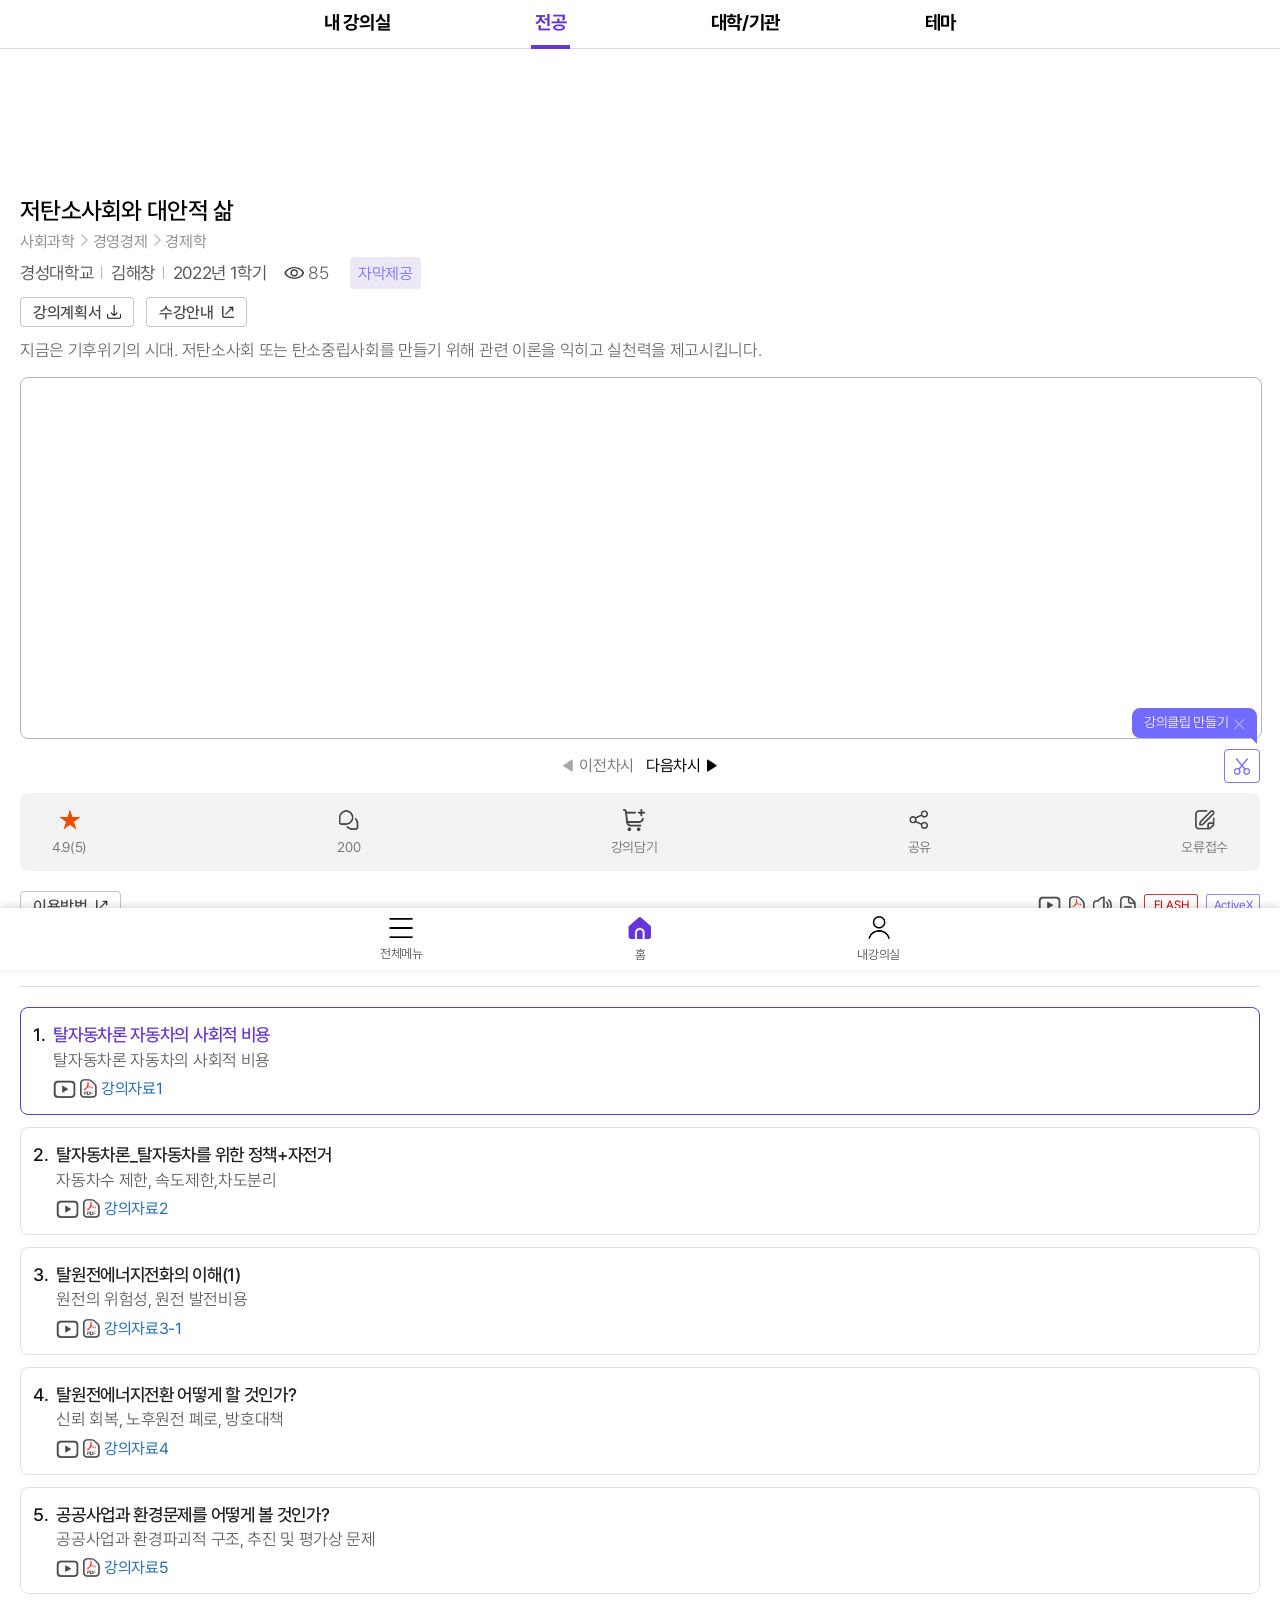
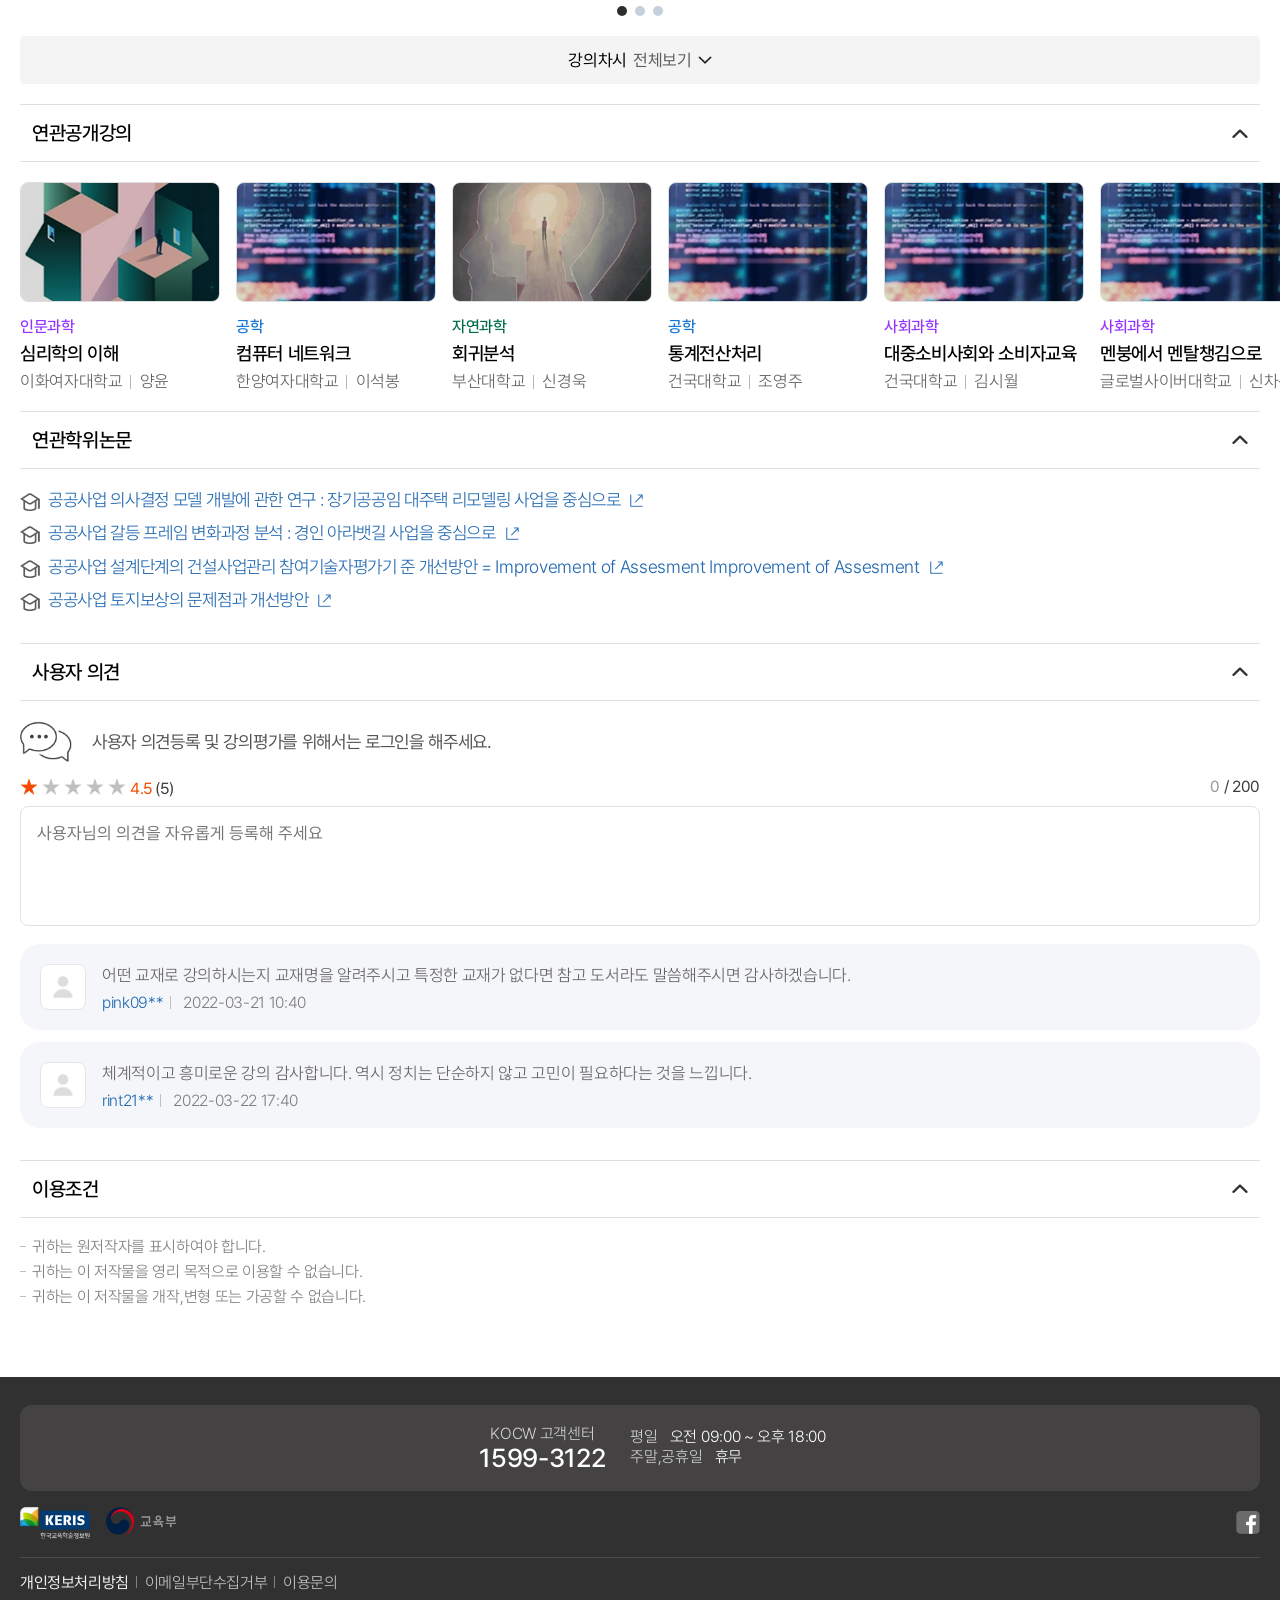
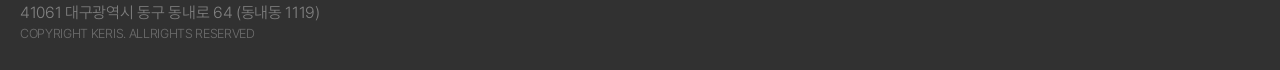
<file: mobile/detail.html>
<!DOCTYPE html>
<html lang="ko">
<head>
    <meta charset="UTF-8">
    <meta http-equiv="X-UA-Compatible" content="IE=edge">
    <meta name="viewport" content="width=device-width, initial-scale=1.0, maximum-scale=1.0, user-scalable=0"/>
    <meta name="format-detection" content="telephone=no" />
    <title>KOCW</title>
    <link rel="stylesheet" href="style/css/common/reset.css">
    <link rel="stylesheet" href="style/css/common/common.css">
    <link rel="stylesheet" href="style/ui/slick.css">
    <link rel="stylesheet" href="style/ui/swiper-bundle.css">
    <link rel="stylesheet" href="style/css/theme/layout.css">
    <link rel="stylesheet" href="style/css/theme/sub.css">
    <link rel="stylesheet" href="style/css/lecture/detail.css">

    <script src="script/ui/jquery-3.5.1.min.js"></script>
    <script src="script/ui/jquery.easing.min.js"></script>
    <script src="script/ui/slick.js"></script>
    <script src="script/ui/swiper-bundle.js"></script>
    <script src="script/ui/jquery.dotdotdot.js"></script>
    <script src="script/layout.js"></script>
    <script src="script/sub.js"></script>
</head>
<body>
    <div id="divWrapper">
        <header>
            <div id="divHeader">
                <div class="header1">
                    <div class="center">
                        <div class="left">
                            <a class="wholeMenuBtn" href="#" title="">
                                <span></span>
                                <span></span>
                                <span></span>
                            </a>
                            <h1 class="logo"><a href="#" title=""><img src="image/layout/logo.png"></a></h1>
                        </div>
                        <div class="right">
                            <!-- 로그아웃 버튼 -->
                            <a class="myMenuBtn" href="#" title=""><img src="image/layout/logout.png"></a>
                            <!-- 로그인 버튼 -->
                            <!-- <a class="loginBtn" href="#" title=""><img src="image/layout/login.png"></a> -->
                        </div>
                    </div>
                </div>
                <div class="headerSearch">
                    <div class="center">
                        <a class="searchBtn" href="#" title="검색">강의명이나 교수명을 검색해보세요</a>
                    </div>
                </div>
                <div class="header2">
                    <div class="center">
                        <div class="divTopMenu">
                            <ul>
                                <li>
                                    <a href="#" title="내 강의실">내 강의실</a>
                                </li>
                                <li class="on">
                                    <a href="#" title="전공">전공</a>
                                </li>
                                <li>
                                    <a href="#" title="대학/기관">대학/기관</a>
                                </li>
                                <li>
                                    <a href="#" title="테마">테마</a>
                                </li>
                            </ul>
                        </div>
                    </div>
                </div>
            </div>
            <div id="divSearch">
                <div class="searchBoxW">
                    <div class="center">
                        <a class="closeBtn" href="#" title="닫기"><img src="image/arrow/left1.png"></a>  
                        <form>
                            <fieldset>
                                <div class="searchBox">
                                    <input type="text" placeholder="강의명이나 교수명을 검색해보세요">
                                    <input type="reset" value="">
                                    <a class="submitBtn" href="#" title="검색"><img src="image/icon/search.png"></a>
                                </div>
                            </fieldset>
                        </form>
                    </div>
                </div>
                <div class="scrollW">
                    <div class="searchSectionW">
                        <div class="searchSection detail">
                            <div class="center">
                                <div class="searchDetailBtn">
                                    <a class="openBtn" href="#" title="상세검색">상세검색</a>
                                </div>
                                <div class="searchDetails">
                                    <form>
                                        <fieldset>
                                            <div class="searchDetail">
                                                <div class="customSelectBox">
                                                    <div class="customSelect">
                                                        <label for="field1">전체</label>
                                                        <select id="field1">
                                                            <option selected="selected">전체</option>
                                                            <option>강의명</option>
                                                            <option>교수자</option>
                                                            <option>제공기관</option>
                                                        </select>
                                                    </div>
                                                    <ul class="customSelectOpt">
                                                        <li><a href="#" title="전체">전체</a></li>
                                                        <li><a href="#" title="강의명">강의명</a></li>
                                                        <li><a href="#" title="교수자">교수자</a></li>
                                                        <li><a href="#" title="제공기관">제공기관</a></li>
                                                    </ul>
                                                </div>
                                                <input type="text" placeholder="검색어를 입력하세요">
                                                <div class="customSelectBox">
                                                    <div class="customSelect">
                                                        <label for="op1">AND</label>
                                                        <select id="op1">
                                                            <option selected="selected">AND</option>
                                                            <option>OR</option>
                                                            <option>NOT</option>
                                                        </select>
                                                    </div>
                                                    <ul class="customSelectOpt">
                                                        <li><a href="#" title="AND">AND</a></li>
                                                        <li><a href="#" title="OR">OR</a></li>
                                                        <li><a href="#" title="NOT">NOT</a></li>
                                                    </ul>
                                                </div>
                                            </div>
                                            <div class="searchDetail">
                                                <div class="customSelectBox">
                                                    <div class="customSelect">
                                                        <label for="field2">전체</label>
                                                        <select id="field2">
                                                            <option selected="selected">전체</option>
                                                            <option>강의명</option>
                                                            <option>교수자</option>
                                                            <option>제공기관</option>
                                                        </select>
                                                    </div>
                                                    <ul class="customSelectOpt">
                                                        <li><a href="#" title="전체">전체</a></li>
                                                        <li><a href="#" title="강의명">강의명</a></li>
                                                        <li><a href="#" title="교수자">교수자</a></li>
                                                        <li><a href="#" title="제공기관">제공기관</a></li>
                                                    </ul>
                                                </div>
                                                <input type="text" placeholder="검색어를 입력하세요">
                                                <div class="customSelectBox">
                                                    <div class="customSelect">
                                                        <label for="op2">AND</label>
                                                        <select id="op2">
                                                            <option selected="selected">AND</option>
                                                            <option>OR</option>
                                                            <option>NOT</option>
                                                        </select>
                                                    </div>
                                                    <ul class="customSelectOpt">
                                                        <li><a href="#" title="AND">AND</a></li>
                                                        <li><a href="#" title="OR">OR</a></li>
                                                        <li><a href="#" title="NOT">NOT</a></li>
                                                    </ul>
                                                </div>
                                            </div>
                                            <div class="searchDetail">
                                                <div class="customSelectBox">
                                                    <div class="customSelect">
                                                        <label for="field3">전체</label>
                                                        <select id="field3">
                                                            <option selected="selected">전체</option>
                                                            <option>강의명</option>
                                                            <option>교수자</option>
                                                            <option>제공기관</option>
                                                        </select>
                                                    </div>
                                                    <ul class="customSelectOpt">
                                                        <li><a href="#" title="전체">전체</a></li>
                                                        <li><a href="#" title="강의명">강의명</a></li>
                                                        <li><a href="#" title="교수자">교수자</a></li>
                                                        <li><a href="#" title="제공기관">제공기관</a></li>
                                                    </ul>
                                                </div>
                                                <input type="text" placeholder="검색어를 입력하세요">
                                            </div>
                                            <div class="langDetail">
                                                <h3>언어유형</h3>
                                                <div class="customSelectBox">
                                                    <div class="customSelect">
                                                        <label for="lang1">전체</label>
                                                        <select id="lang1">
                                                            <option>전체</option>
                                                            <option>한국어</option>
                                                            <option>영어</option>
                                                        </select>
                                                    </div>
                                                    <ul class="customSelectOpt">
                                                        <li><a href="#" title="전체">전체</a></li>
                                                        <li><a href="#" title="한국어">한국어</a></li>
                                                        <li><a href="#" title="영어">영어</a></li>
                                                    </ul>
                                                </div>
                                            </div>
                                            <a class="detailSubmit" href="#" title="검색">검색</a>
                                        </fieldset>
                                    </form>
                                </div>
                            </div>
                        </div>
                        <div class="searchSection recent">
                            <div class="center">
                                <div  class="sectionTop">
                                    <h3>최근 검색어</h3>
                                    <ul class="controlW">
                                        <li>
                                            <input type="checkbox" id="autoSave">
                                            <div class="switchTrack"><div class="switch"></div></div>
                                            <label for="autoSave">자동저장</label>
                                        </li>
                                        <li><a href="#" title="전체삭제">전체삭제</a></li>
                                    </ul>
                                </div>
                                <ul class="recentList">
                                    <li><a class="title" href="#" title="대학교육">대학교육</a><a class="delete" href="#" title="삭제"><img src="image/icon/delete.png"></a></li>
                                    <li><a class="title" href="#" title="AI">AI</a><a class="delete" href="#" title="삭제"><img src="image/icon/delete.png"></a></li>
                                    <li><a class="title" href="#" title="영어회화">영어회화</a><a class="delete" href="#" title="삭제"><img src="image/icon/delete.png"></a></li>
                                    <li><a class="title" href="#" title="미래사회">미래사회</a><a class="delete" href="#" title="삭제"><img src="image/icon/delete.png"></a></li>
                                    <li><a class="title" href="#" title="메타버스">메타버스</a><a class="delete" href="#" title="삭제"><img src="image/icon/delete.png"></a></li>
                                    <li><a class="title" href="#" title="연구">연구</a><a class="delete" href="#" title="삭제"><img src="image/icon/delete.png"></a></li>
                                </ul>
                            </div>
                        </div>
                        <div class="searchSection popular">
                            <div class="center">
                                <div class="sectionTop">
                                    <h3>인기 검색어</h3>
                                </div>
                                <ul class="popularList">
                                    <li><a href="#" title="메타버스"><span class="number">1</span><span class="title">메타버스</span></a></li>
                                    <li><a href="#" title="컴퓨터 네트워크"><span class="number">2</span><span class="title">컴퓨터 네트워크</span></a></li>
                                    <li><a href="#" title="심리학"><span class="number">3</span><span class="title">심리학</span></a></li>
                                    <li><a href="#" title="서양철학"><span class="number">4</span><span class="title">서양철학</span></a></li>
                                    <li><a href="#" title="인공지능"><span class="number">5</span><span class="title">인공지능</span></a></li>
                                    <li class="toggle"><a href="#" title="영어회화"><span class="number">6</span><span class="title">영어회화</span></a></li>
                                    <li class="toggle"><a href="#" title="대학교육"><span class="number">7</span><span class="title">대학교육</span></a></li>
                                    <li class="toggle"><a href="#" title="AI"><span class="number">8</span><span class="title">AI</span></a></li>
                                    <li class="toggle"><a href="#" title="연구"><span class="number">9</span><span class="title">연구</span></a></li>
                                    <li class="toggle"><a href="#" title="미래사회"><span class="number">10</span><span class="title">미래사회</span></a></li>
                                </ul>
                                <a class="popularMoreBtn" href="#" title="6~10dnl 보기">6 ~ 10위 보기</a>
                            </div>
                        </div>
                    </div>
                </div>
               
            </div>
            <div id="divWholeMenu">
                <div class="wholeMenuTop">
                    <p><span class="userName">이대한</span>님 반가워요!</p>
                    <a class="logoutBtn" href="#" title="로그아웃">로그아웃</a>
                </div>
                <div class="wholeMenuBot">
                    <ul class="depth1">
                        <li>
                            <a href="#" title="내 강의실">내 강의실</a>
                            <ul class="depth2">
                                <li><a href="#" title="최근 본 강의">최근 본 강의</a></li>
                                <li><a href="#" title="강의리스트">강의리스트</a></li>
                                <li><a href="#" title="수강확인증 강의">수강확인증 강의</a></li>
                                <li><a href="#" title="내 강의 클립">내 강의 클립</a></li>
                            </ul>
                        </li>
                        <li class="on">
                            <a href="#" title="전공강의">전공강의</a>
                            <ul class="depth2">
                                <li><a href="#" title="인문과학">인문과학</a></li>
                                <li><a href="#" title="사회과학">사회과학</a></li>
                                <li><a href="#" title="공학">공학</a></li>
                                <li><a href="#" title="자연과학">자연과학</a></li>
                                <li><a href="#" title="교육학">교육학</a></li>
                                <li><a href="#" title="의약학">의약학</a></li>
                                <li><a href="#" title="예술·체육">예술·체육</a></li>
                            </ul>
                        </li>
                        <li>
                            <a href="#" title="대학/기관강의">대학/기관강의</a>
                        </li>
                        <li>
                            <a href="#" title="테마강의">테마강의</a>
                            <ul class="depth2">
                                <li><a href="#" title="직업·직무 교육과정">직업·직무 교육과정</a></li>
                                <li><a href="#" title="대학기초강의">대학기초강의</a></li>
                                <li><a href="#" title="sw교육">sw교육</a></li>
                                <li><a href="#" title="4차산업혁명">4차산업혁명</a></li>
                                <li><a href="#" title="취업대비">취업대비</a></li>
                                <li><a href="#" title="임용&자격증">임용&자격증</a></li>
                                <li><a href="#" title="교양세미나">교양세미나</a></li>
                                <li><a href="#" title="영어&해외특강">영어&해외특강</a></li>
                                <li><a href="#" title="Lectures in English">Lectures in English</a></li>
                                <li><a href="#" title="스마트 교수법">스마트 교수법</a></li>
                                <li><a href="#" title="독학학위전공">독학학위전공</a></li>
                                <li><a href="#" title="한국어·한국문화">한국어·한국문화</a></li>
                                <li><a href="#" title="스페셜 채널">스페셜 채널</a></li>
                                <li><a href="#" title="자막제공 강의">자막제공 강의</a></li>
                                <li><a href="#" title="수강확인증 강의">수강확인증 강의</a></li>
                            </ul>
                        </li>
                        <li>
                            <a href="#" title="공지사항">공지사항</a>
                            <ul class="depth2">
                                <li><a href="#" title="공지사항">공지사항</a></li>
                                <li><a href="#" title="뉴스레터">뉴스레터</a></li>
                            </ul>
                        </li>
                        <li><a href="#" title="KOCW란?">KOCW란?</a></li>
                        <li><a href="#" title="서비스도움말">서비스도움말</a></li>
                        <li><a href="#" title="대학담당자">대학담당자</a></li>
                    </ul>
                </div>
                <a class="wholeMenuClose" href="#" title="전체메뉴 닫기"><img src="image/icon/close.png"></a>
            </div>
            <div class="headerBg"></div>
        </header>
        <div id="divContentsW">
            <div id="divContents">
                <div class="lectureDetailView">
                    <div class="detailText">
                        <h3 class="title">저탄소사회와 대안적 삶</h3>
                        <ul class="location">
                            <li><a href="#" title="사회과학">사회과학</a></li>
                            <li><a href="#" title="경영경제">경영경제</a></li>
                            <li><a href="#" title="경제학">경제학</a></li>
                        </ul>
                        <div class="info">
                            <ul class="lecturer">
                                <li>경성대학교</li>
                                <li>김해창</li>
                                <li>2022년 1학기</li>
                            </ul>
                            <div class="etc">
                                <span class="view">85</span>
                                <span class="caption">자막제공</span>
                            </div>
                        </div>
                        <ul class="dataBtnW">
                            <li class="downloadBtn"><a href="#" title="강의계획서">강의계획서</a></li>
                            <li class="urlBtn"><a href="#" title="수강안내">수강안내</a></li>
                        </ul>
                        <div class="summary">
                            <p>
                                지금은 기후위기의 시대. 저탄소사회 또는 탄소중립사회를 만들기 위해 관련 이론을 익히고 실천력을 제고시킵니다.
                            </p>
                        </div>
                    </div>
                    <div class="detailVideo">
                        <div class="videoW">
                            <video></video>
                        </div>
                        <div class="controllerW">
                            <ul class="controller">
                                <li class="prev"><a href="#" title="">이전차시</a></li>
                                <li class="next active"><a href="#" title="">다음차시</a></li>
                            </ul>
                            <div class="clipBtn">
                                <a class="btn" href="#" title="클립생성"><img src="image/icon/icon_clip.png"></a>
                                <span class="addtext">강의클립 만들기 <a class="close" href="#" title=""><img src="image/icon/close2.png"></a></span>
                            </div>
                        </div>
                    </div>
                    <div class="detailBtn">
                        <ul class="btnArea">
                            <li>
                                <a href="#" title="평점 4.9(5)">
                                    <img src="image/icon/star.png">
                                    <span class="text">4.9(5)</span>
                                </a>
                            </li>
                            <li>
                                <a href="#" title="200">
                                    <img src="image/icon/comment.png">
                                    <span class="text">200</span>
                                </a>
                            </li>
                            <li>
                                <a href="#" title="강의담기">
                                    <img src="image/icon/cart.png">
                                    <span class="text">강의담기</span>
                                </a>
                            </li>
                            <li>
                                <a href="#" title="공유">
                                    <img src="image/icon/share.png">
                                    <span class="text">공유</span>
                                </a>
                            </li>
                            <li>
                                <a href="#" title="오류접수">
                                    <img src="image/icon/accept.png">
                                    <span class="text">오류접수</span>
                                </a>
                            </li>
                        </ul>
                    </div>
                </div>
                <div class="lectureDetailContent">
                    <div class="detailService">
                        <ul class="servideGuideBtn">
                            <li class="urlBtn"><a href="#" title="이용방법">이용방법</a></li>
                        </ul>
                        <ul class="serviceList">
                            <li><img src="image/icon/service_video.png" alt="비디오"></li>
                            <li><img src="image/icon/service_pdf.png" alt="PDF 파일 제공"></li>
                            <li><img src="image/icon/service_mp3.png" alt="오디오 : MP3 파일 제공"></li>
                            <li><img src="image/icon/service_etc.png" alt="기타"></li>
                            <li><span class="flash" alt="플래쉬 : Flash Player 설치 후 이용 가능">FLASH</span></li>
                            <li><span class="activeX" alt="저작도구 : ActiveX 기반 뷰어 설치 후 이용 가능">ActiveX</span></li>
                        </ul>
                    </div>
                    <div class="detailContent classLecture">
                        <h4><a href="#" title="차시별 강의">차시별 강의</a></h4>
                        <div class="content">
                            <ul class="classLectureList">
                                <li class="on">
                                    <p class="number">1.</p>
                                    <div class="lecture">
                                        <div>
                                            <p class="mainTitle on"><a href="#" title="탈자동차론 자동차의 사회적 비용">탈자동차론 자동차의 사회적 비용</a></p>
                                            <p class="subTitle">탈자동차론 자동차의 사회적 비용</p>
                                            <p class="contentTitle"><img src="image/icon/service_video.png"><img src="image/icon/service_pdf.png"><a href="#" title="강의자료1">강의자료1</a></p>
                                        </div>
                                    </div>
                                </li>
                                <li>
                                    <p class="number">2.</p>
                                    <div class="lecture">
                                        <div>
                                            <p class="mainTitle"><a href="#" title="탈자동차론_탈자동차를 위한 정책+자전거">탈자동차론_탈자동차를 위한 정책+자전거</a></p>
                                            <p class="subTitle">자동차수 제한, 속도제한,차도분리</p>
                                            <p class="contentTitle"><img src="image/icon/service_video.png"><img src="image/icon/service_pdf.png"><a href="#" title="강의자료2">강의자료2</a></p>
                                            <!-- <p class="subTitle">자동차수 제한, 속도제한,차도분리2</p>
                                            <p class="contentTitle"><img src="image/icon/video.png"><img src="image/icon/pdf.png"><a href="#" title="강의자료2">강의자료2</a></p> -->
                                        </div>
                                    </div>
                                </li>
                                <li>
                                    <p class="number">3.</p>
                                    <div class="lecture">
                                        <div>
                                            <p class="mainTitle"><a href="#" title="탈원전에너지전화의 이해(1)">탈원전에너지전화의 이해(1)</a></p>
                                            <p class="subTitle">원전의 위험성, 원전 발전비용</p>
                                            <p class="contentTitle"><img src="image/icon/service_video.png"><img src="image/icon/service_pdf.png"><a href="#" title="강의자료3-1">강의자료3-1</a></p>
                                        </div>
                                        <!-- <div>
                                            <p class="mainTitle"><a href="#" title="탈원전에너지전화의 이해(2)">탈원전에너지전화의 이해(2)</a></p>
                                            <p class="subTitle">원전의 위험성, 원전 발전비용</p>
                                            <p class="contentTitle"><img src="image/icon/video.png"><img src="image/icon/pdf.png"><a href="#" title="강의자료3-2">강의자료3-2</a></p>
                                        </div> -->
                                    </div>
                                </li>
                                <li>
                                    <p class="number">4.</p>
                                    <div class="lecture">
                                        <div>
                                            <p class="mainTitle"><a href="#" title="탈원전에너지전환 어떻게 할 것인가?">탈원전에너지전환 어떻게 할 것인가?</a></p>
                                            <p class="subTitle">신뢰 회복, 노후원전 폐로, 방호대책</p>
                                            <p class="contentTitle"><img src="image/icon/service_video.png"><img src="image/icon/service_pdf.png"><a href="#" title="강의자료4">강의자료4</a></p>
                                        </div>
                                    </div>
                                </li>
                                <li>
                                    <p class="number">5.</p>
                                    <div class="lecture">
                                        <div>
                                            <p class="mainTitle"><a href="#" title="공공사업과 환경문제를 어떻게 볼 것인가?">공공사업과 환경문제를 어떻게 볼 것인가?</a></p>
                                            <p class="subTitle">공공사업과 환경파괴적 구조, 추진 및 평가상 문제</p>
                                            <p class="contentTitle"><img src="image/icon/service_video.png"><img src="image/icon/service_pdf.png"><a href="#" title="강의자료5">강의자료5</a></p>
                                        </div>
                                    </div>
                                </li>
                                <li>
                                    <p class="number">6.</p>
                                    <div class="lecture">
                                        <div>
                                            <p class="mainTitle on"><a href="#" title="탈자동차론 자동차의 사회적 비용">탈자동차론 자동차의 사회적 비용</a></p>
                                            <p class="subTitle">탈자동차론 자동차의 사회적 비용</p>
                                            <p class="contentTitle"><img src="image/icon/service_video.png"><img src="image/icon/service_pdf.png"><a href="#" title="강의자료6">강의자료6</a></p>
                                        </div>
                                    </div>
                                </li>
                                <li>
                                    <p class="number">7.</p>
                                    <div class="lecture">
                                        <div>
                                            <p class="mainTitle"><a href="#" title="탈자동차론_탈자동차를 위한 정책+자전거">탈자동차론_탈자동차를 위한 정책+자전거</a></p>
                                            <p class="subTitle">자동차수 제한, 속도제한,차도분리</p>
                                            <p class="contentTitle"><img src="image/icon/service_video.png"><img src="image/icon/service_pdf.png"><a href="#" title="강의자료7">강의자료7</a></p>
                                        </div>
                                    </div>
                                </li>
                                <li>
                                    <p class="number">8.</p>
                                    <div class="lecture">
                                        <div>
                                            <p class="mainTitle"><a href="#" title="탈원전에너지전화의 이해(1)">탈원전에너지전화의 이해(1)</a></p>
                                            <p class="subTitle">원전의 위험성, 원전 발전비용</p>
                                            <p class="contentTitle"><img src="image/icon/service_video.png"><img src="image/icon/service_pdf.png"><a href="#" title="강의자료8-1">강의자료8-1</a></p>
                                        </div>
                                    </div>
                                </li>
                                <li>
                                    <p class="number">9.</p>
                                    <div class="lecture">
                                        <div>
                                            <p class="mainTitle"><a href="#" title="탈원전에너지전환 어떻게 할 것인가?">탈원전에너지전환 어떻게 할 것인가?</a></p>
                                            <p class="subTitle">신뢰 회복, 노후원전 폐로, 방호대책</p>
                                            <p class="contentTitle"><img src="image/icon/service_video.png"><img src="image/icon/service_pdf.png"><a href="#" title="강의자료9">강의자료9</a></p>
                                        </div>
                                    </div>
                                </li>
                                <li>
                                    <p class="number">10.</p>
                                    <div class="lecture">
                                        <div>
                                            <p class="mainTitle"><a href="#" title="공공사업과 환경문제를 어떻게 볼 것인가?">공공사업과 환경문제를 어떻게 볼 것인가?</a></p>
                                            <p class="subTitle">공공사업과 환경파괴적 구조, 추진 및 평가상 문제</p>
                                            <p class="contentTitle"><img src="image/icon/service_video.png"><img src="image/icon/service_pdf.png"><a href="#" title="강의자료10">강의자료10</a></p>
                                        </div>
                                    </div>
                                </li>
                                <li>
                                    <p class="number">11.</p>
                                    <div class="lecture">
                                        <div>
                                            <p class="mainTitle"><a href="#" title="탈원전에너지전환 어떻게 할 것인가?">탈원전에너지전환 어떻게 할 것인가?</a></p>
                                            <p class="subTitle">신뢰 회복, 노후원전 폐로, 방호대책</p>
                                            <p class="contentTitle"><img src="image/icon/service_video.png"><img src="image/icon/service_pdf.png"><a href="#" title="강의자료11">강의자료11</a></p>
                                        </div>
                                    </div>
                                </li>
                                <li>
                                    <p class="number">12.</p>
                                    <div class="lecture">
                                        <div>
                                            <p class="mainTitle"><a href="#" title="공공사업과 환경문제를 어떻게 볼 것인가?">공공사업과 환경문제를 어떻게 볼 것인가?</a></p>
                                            <p class="subTitle">공공사업과 환경파괴적 구조, 추진 및 평가상 문제</p>
                                            <p class="contentTitle"><img src="image/icon/service_video.png"><img src="image/icon/service_pdf.png"><a href="#" title="강의자료12">강의자료12</a></p>
                                        </div>
                                    </div>
                                </li>
                            </ul>
                            <div class="dots"></div> 
                            <a class="spreadBtn" href="#" title="강의차시 전체보기"><span>강의차시</span><span class="text">전체보기</span><img src="image/arrow/down3.png"></a>
                        </div>
                    </div>
                    <div class="detailContent relationLecture">
                        <h4><a href="#" title="연관공개강의">연관공개강의</a></h4>
                        <div class="content">
                            <div class="swiper VideoSwiper">
                                <ul class="relationLectureList swiper-wrapper">
                                    <li class="swiper-slide">
                                        <a href="#" title="심리학의 이해">
                                            <span class="videoCover">
                                                <img src="image/video1.png">
                                            </span>
                                            <span class="videoInfo">
                                                <span class="major color1">인문과학</span>
                                                <span class="title">심리학의 이해</span>
                                                <span class="lecturer"><span class="university">이화여자대학교</span><span class="name">양윤</span></span>
                                            </span>
                                        </a>
                                    </li>
                                    <li class="swiper-slide">
                                        <a href="#" title="컴퓨터 네트워크">
                                            <span class="videoCover">
                                                <img src="image/video2.png">
                                            </span>
                                            <span class="videoInfo">
                                                <span class="major color2">공학</span>
                                                <span class="title">컴퓨터 네트워크</span>
                                                <span class="lecturer"><span class="university">한양여자대학교</span><span class="name">이석봉</span></span>
                                            </span>
                                        </a>
                                    </li>
                                    <li class="swiper-slide">
                                        <a href="#" title="자연과학">
                                            <span class="videoCover">
                                                <img src="image/video3.png">
                                            </span>
                                            <span class="videoInfo">
                                                <span class="major color3">자연과학</span>
                                                <span class="title">회귀분석</span>
                                                <span class="lecturer"><span class="university">부산대학교</span><span class="name">신경욱</span></span>
                                            </span>
                                        </a>
                                    </li>
                                    <li class="swiper-slide">
                                        <a href="#" title="통계전산처리">
                                            <span class="videoCover">
                                                <img src="image/video2.png">
                                            </span>
                                            <span class="videoInfo">
                                                <span class="major color2">공학</span>
                                                <span class="title">통계전산처리</span>
                                                <span class="lecturer"><span class="university">건국대학교</span><span class="name">조영주</span></span>
                                            </span>
                                        </a>
                                    </li>
                                    <li class="swiper-slide">
                                        <a href="#" title="대중소비사회와 소비자교육">
                                            <span class="videoCover">
                                                <img src="image/video2.png">
                                            </span>
                                            <span class="videoInfo">
                                                <span class="major color1">사회과학</span>
                                                <span class="title">대중소비사회와 소비자교육</span>
                                                <span class="lecturer"><span class="university">건국대학교</span><span class="name">김시월</span></span>
                                            </span>
                                        </a>
                                    </li>
                                    <li class="swiper-slide">
                                        <a href="#" title="멘붕에서 멘탈챙김으로">
                                            <span class="videoCover">
                                                <img src="image/video2.png">
                                            </span>
                                            <span class="videoInfo">
                                                <span class="major color1">사회과학</span>
                                                <span class="title">멘붕에서 멘탈챙김으로</span>
                                                <span class="lecturer"><span class="university">글로벌사이버대학교</span><span class="name">신차선</span></span>
                                            </span>
                                        </a>
                                    </li>
                                    <li class="swiper-slide">
                                        <a href="#" title="배워봅시다 성경언어">
                                            <span class="videoCover">
                                                <img src="image/video2.png">
                                            </span>
                                            <span class="videoInfo">
                                                <span class="major color1">인문과학</span>
                                                <span class="title">배워봅시다 성경언어</span>
                                                <span class="lecturer"><span class="university">부산가톨릭대학교</span><span class="name">염철호</span></span>
                                            </span>
                                        </a>
                                    </li>
                                    <li class="swiper-slide">
                                        <a href="#" title="이민법제론">
                                            <span class="videoCover">
                                                <img src="image/video2.png">
                                            </span>
                                            <span class="videoInfo">
                                                <span class="major color1">사회과학</span>
                                                <span class="title">이민법제론</span>
                                                <span class="lecturer"><span class="university">경희사이버대학교</span><span class="name">신광수</span></span>
                                            </span>
                                        </a>
                                    </li>
                                </ul>
                            </div>
                        </div>
                    </div>
                    <div class="detailContent relationThesis">
                        <h4><a href="#" title="연관학위논문">연관학위논문</a></h4>
                        <div class="content">
                            <ul class="relationThesisList">
                                <li>
                                    <a href="#" title="">
                                        <span>공공사업 의사결정 모델 개발에 관한 연구 : 장기공공임 대주택 리모델링 사업을 중심으로</span>
                                        <img src="image/icon/thesis_url.png">
                                    </a>
                                </li>
                                <li>
                                    <a href="#" title="">
                                        <span>공공사업 갈등 프레임 변화과정 분석 : 경인 아라뱃길 사업을 중심으로</span>
                                        <img src="image/icon/thesis_url.png">
                                    </a>
                                </li>
                                <li>
                                    <a href="#" title="">
                                        <span>공공사업 설계단계의 건설사업관리 참여기술자평가기 준 개선방안 = Improvement of Assesment Improvement of Assesment</span>
                                        <img src="image/icon/thesis_url.png">
                                    </a>
                                </li>
                                <li>
                                    <a href="#" title="">
                                        <span>공공사업 토지보상의 문제점과 개선방안</span>
                                        <img src="image/icon/thesis_url.png">
                                    </a>
                                </li>
                            </ul>
                        </div>
                    </div>
                    <div class="detailContent userComment">
                        <h4><a href="#" title="사용자 의견">사용자 의견</a></h4>
                        <div class="content">
                            <div class="login">
                                <img src="image/icon/commentBg.png">
                                <span>사용자 의견등록 및 강의평가를 위해서는 로그인을 해주세요.</span>
                            </div>
                            <div class="comment">
                                <div class="starW">
                                    <ul class="star">
                                        <li><a href="#" title=""><img src="image/icon/star.png"></a></li>
                                        <li><a href="#" title=""><img src="image/icon/star_gray.png"></a></li>
                                        <li><a href="#" title=""><img src="image/icon/star_gray.png"></a></li>
                                        <li><a href="#" title=""><img src="image/icon/star_gray.png"></a></li>
                                        <li><a href="#" title=""><img src="image/icon/star_gray.png"></a></li>
                                    </ul>
                                    <span class="score">4.5</span>
                                    <span class="total">(5)</span>
                                </div>
                                <div class="textArea">
                                    <span class="txtLength"><span class="length">0</span> / 200</span>
                                    <textarea placeholder="사용자님의 의견을 자유롭게 등록해 주세요"></textarea>
                                </div>
                            </div>
                            <div class="userCommentList">
                                <li>
                                    <div class="imgCover"></div>
                                    <div class="textW">
                                        <p class="writeText">어떤 교재로 강의하시는지 교재명을 알려주시고 특정한 교재가 없다면 참고 도서라도 말씀해주시면 감사하겠습니다.</p>
                                        <div class="writeInfo">
                                            <span class="writeUser">pink09**</span>
                                            <span class="writeDate">2022-03-21 10:40</span>
                                        </div>
                                    </div>
                                </li>
                                <li>
                                    <div class="imgCover"></div>
                                    <div class="textW">
                                        <p class="writeText">체계적이고 흥미로운 강의 감사합니다. 역시 정치는 단순하지 않고 고민이 필요하다는 것을 느낍니다.</p>
                                        <div class="writeInfo">
                                            <span class="writeUser">rint21**</span>
                                            <span class="writeDate">2022-03-22 17:40</span>
                                        </div>
                                    </div>
                                </li>
                            </div>
                        </div>
                    </div>
                    <div class="detailContent termOfUse">
                        <h4><a href="#" title="이용조건">이용조건</a></h4>
                        <div class="content">
                            <ul class="termOfUseList">
                                <li>귀하는 원저작자를 표시하여야 합니다.</li>
                                <li>귀하는 이 저작물을 영리 목적으로 이용할 수 없습니다.</li>
                                <li>귀하는 이 저작물을 개작,변형 또는 가공할 수 없습니다.</li>
                            </ul>
                        </div>
                    </div>
                </div>
            </div>
        </div>
        <footer>
            <div id="divFooter">
                <div class="center">
                    <div class="footerSection">
                        <div class="footerInfo">
                            <div class="call">
                                <p>KOCW 고객센터</p>
                                <p class="number">1599-3122</p>
                            </div>
                            <div class="openHour">
                                <ul>
                                    <li><span class="day">평일</span><span class="time">오전 09:00 ~ 오후 18:00</span></li>
                                    <li><span class="day">주말,공휴일</span><span class="time">휴무</span></li>
                                </ul>
                            </div>
                        </div>
                        <div class="linkMenuW">
                            <ul class="site">
                                <li><a href="#" title="KERIS"><img src="image/layout/footerLogo1.png"></a></li>
                                <li><a href="#" title="교육부"><img src="image/layout/footerLogo2.png"></a></li>
                            </ul>
                            <ul class="sns">
                                <li><a href="#" title="facebook"><img src="image/layout/facebook.png"></a></li>
                            </ul>
                        </div>
                    </div>
                    <div class="footerSection">
                        <ul class="footerMenu">
                            <li class="color"><a href="#" title="개인정보처리방침">개인정보처리방침</a></li>
                            <li><a href="#" title="이메일부단수집거부">이메일부단수집거부</a></li>
                            <li><a href="#" title="이용문의">이용문의</a></li>
                        </ul>
                        <p class="address">41061 대구광역시 동구 동내로 64 (동내동 1119)</p>
                        <p class="copyright">COPYRIGHT KERIS. ALLRIGHTS RESERVED</p>
                    
                    </div>
                </div>
            </div>
        </footer>
        <div class="bottomMenuBar">
            <a class="goTopBtn" href="#" title="상단으로 이동"><img src="image/layout/goTop.png"></a>
            <ul>
                <li class="botWholeMenu">
                    <a href="#" title="">
                        <img src="image/layout/wholeMenu.png">
                        <span>전체메뉴</span>
                    </a>
                </li>
                <li class="home">
                    <a href="#" title="">
                        <img src="image/layout/home.png">
                        <span>홈</span>
                    </a>
                </li>
                <li class="myLecture">
                    <a href="#" title="">
                        <img src="image/layout/myMenu.png">
                        <span>내강의실</span>
                    </a>
                </li>
            </ul>
        </div>
    </div>
</body>
</html>
</file>
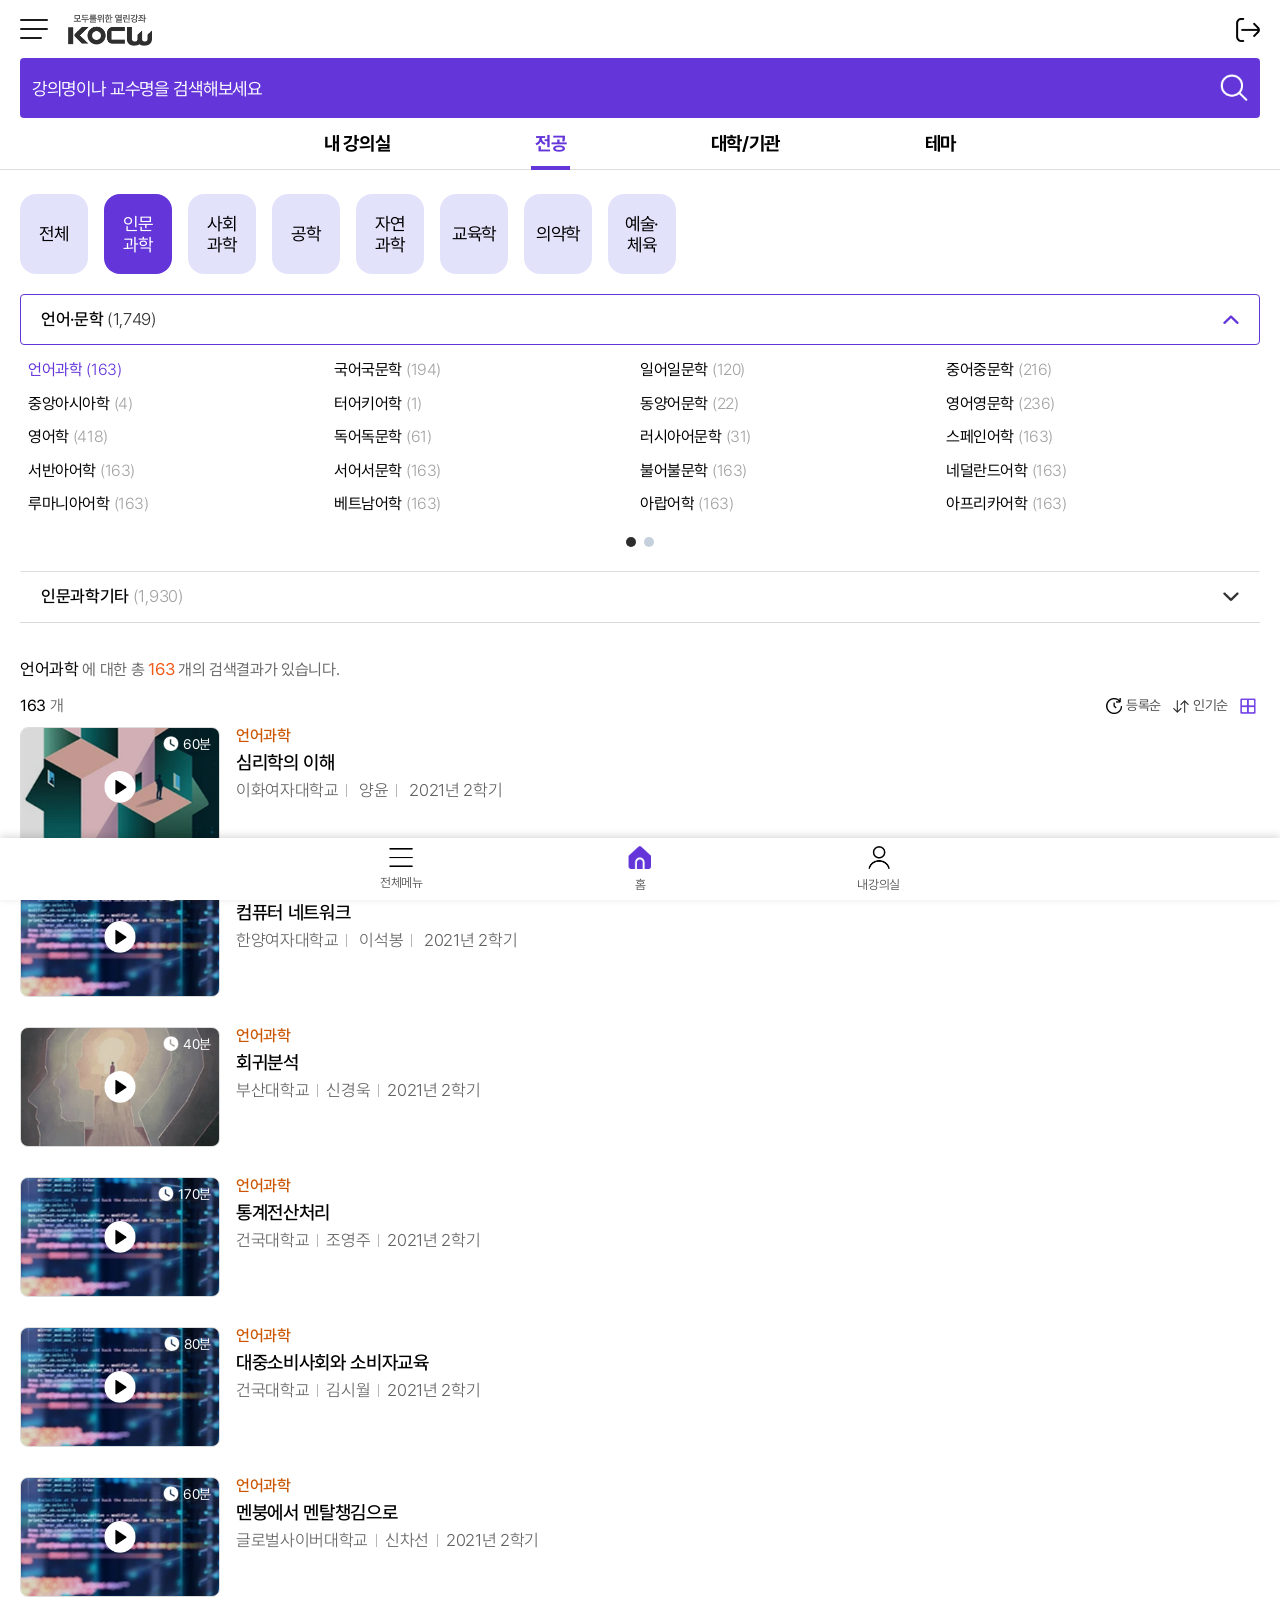
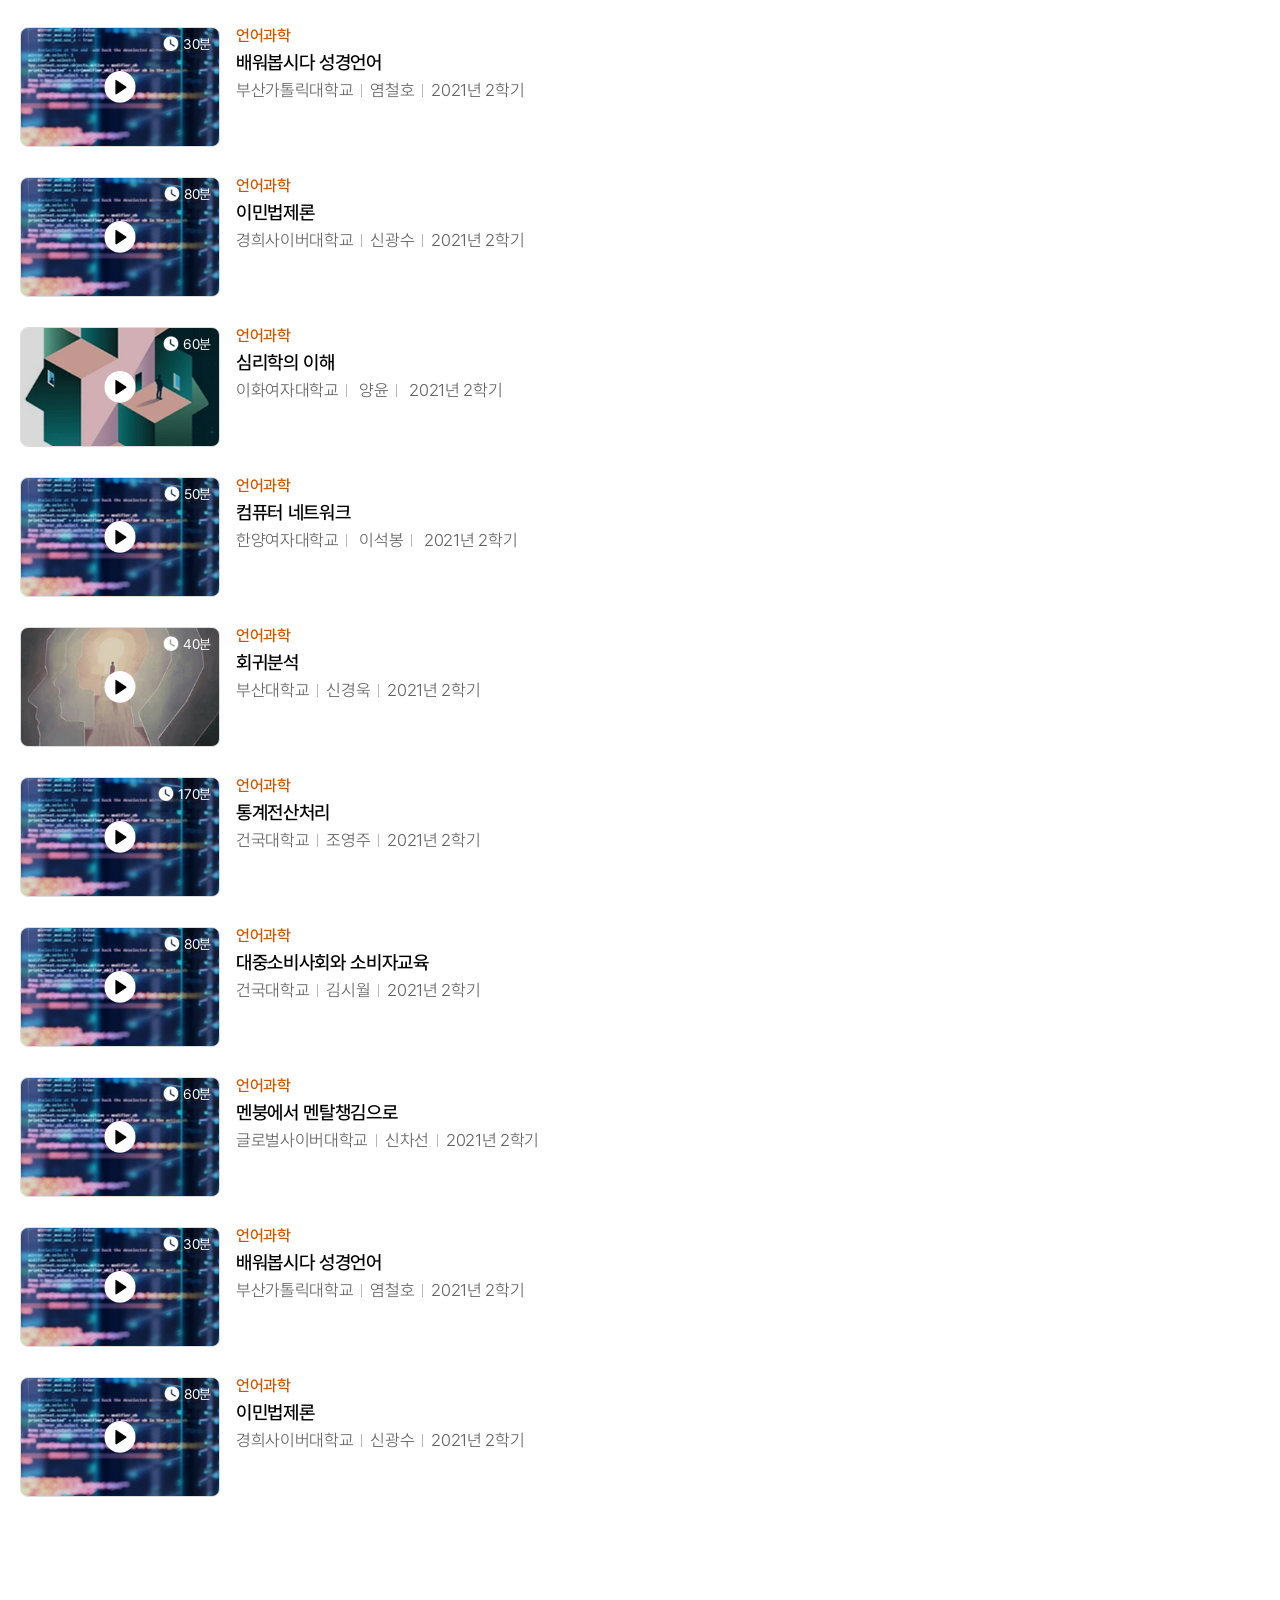
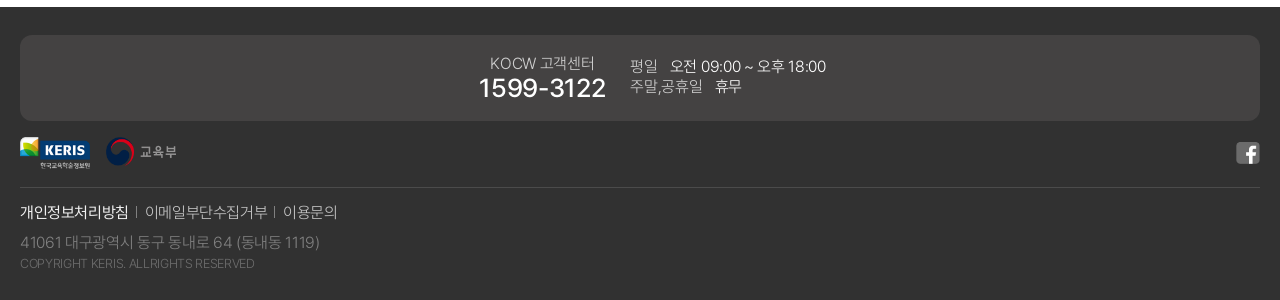
<file: mobile/majorlecture(분야선택).html>
<!DOCTYPE html>
<html lang="ko">
<head>
    <meta charset="UTF-8">
    <meta http-equiv="X-UA-Compatible" content="IE=edge">
    <meta name="viewport" content="width=device-width, initial-scale=1.0, maximum-scale=1.0, user-scalable=0"/>
    <meta name="format-detection" content="telephone=no" />
    <title>KOCW</title>
    <link rel="stylesheet" href="style/css/common/reset.css">
    <link rel="stylesheet" href="style/css/common/common.css">
    <link rel="stylesheet" href="style/ui/slick.css">
    <link rel="stylesheet" href="style/ui/swiper-bundle.css">
    <link rel="stylesheet" href="style/css/theme/layout.css">
    <link rel="stylesheet" href="style/css/theme/sub.css">
    <link rel="stylesheet" href="style/css/lecture/brief.css">
    <link rel="stylesheet" href="style/css/lecture/lectureMenu.css">

    <script src="script/ui/jquery-3.5.1.min.js"></script>
    <script src="script/ui/jquery.easing.min.js"></script>
    <script src="script/ui/slick.js"></script>
    <script src="script/ui/swiper-bundle.js"></script>
    <script src="script/ui/jquery.dotdotdot.js"></script>
    <script src="script/layout.js"></script>
    <script src="script/sub.js"></script>
    <script src="script/lectureMenu.js"></script>
</head>
<body>
    <div id="divWrapper">
        <header>
            <div id="divHeader">
                <div class="header1">
                    <div class="center">
                        <div class="left">
                            <a class="wholeMenuBtn" href="#" title="">
                                <span></span>
                                <span></span>
                                <span></span>
                            </a>
                            <h1 class="logo"><a href="#" title=""><img src="image/layout/logo.png"></a></h1>
                        </div>
                        <div class="right">
                            <!-- 로그아웃 버튼 -->
                            <a class="myMenuBtn" href="#" title=""><img src="image/layout/logout.png"></a>
                            <!-- 로그인 버튼 -->
                            <!-- <a class="loginBtn" href="#" title=""><img src="image/layout/login.png"></a> -->
                        </div>
                    </div>
                </div>
                <div class="headerSearch">
                    <div class="center">
                        <a class="searchBtn" href="#" title="검색">강의명이나 교수명을 검색해보세요</a>
                    </div>
                </div>
                <div class="header2">
                    <div class="center">
                        <div class="divTopMenu">
                            <ul>
                                <li>
                                    <a href="#" title="내 강의실">내 강의실</a>
                                </li>
                                <li class="on">
                                    <a href="#" title="전공">전공</a>
                                </li>
                                <li>
                                    <a href="#" title="대학/기관">대학/기관</a>
                                </li>
                                <li>
                                    <a href="#" title="테마">테마</a>
                                </li>
                            </ul>
                        </div>
                    </div>
                </div>
            </div>
            <div id="divSearch">
                <div class="searchBoxW">
                    <div class="center">
                        <a class="closeBtn" href="#" title="닫기"><img src="image/arrow/left1.png"></a>  
                        <form>
                            <fieldset>
                                <div class="searchBox">
                                    <input type="text" placeholder="강의명이나 교수명을 검색해보세요">
                                    <input type="reset" value="">
                                    <a class="submitBtn" href="#" title="검색"><img src="image/icon/search.png"></a>
                                </div>
                            </fieldset>
                        </form>
                    </div>
                </div>
                <div class="scrollW">
                    <div class="searchSectionW">
                        <div class="searchSection detail">
                            <div class="center">
                                <div class="searchDetailBtn">
                                    <a class="openBtn" href="#" title="상세검색">상세검색</a>
                                </div>
                                <div class="searchDetails">
                                    <form>
                                        <fieldset>
                                            <div class="searchDetail">
                                                <div class="customSelectBox">
                                                    <div class="customSelect">
                                                        <label for="field1">전체</label>
                                                        <select id="field1">
                                                            <option selected="selected">전체</option>
                                                            <option>강의명</option>
                                                            <option>교수자</option>
                                                            <option>제공기관</option>
                                                        </select>
                                                    </div>
                                                    <ul class="customSelectOpt">
                                                        <li><a href="#" title="전체">전체</a></li>
                                                        <li><a href="#" title="강의명">강의명</a></li>
                                                        <li><a href="#" title="교수자">교수자</a></li>
                                                        <li><a href="#" title="제공기관">제공기관</a></li>
                                                    </ul>
                                                </div>
                                                <input type="text" placeholder="검색어를 입력하세요">
                                                <div class="customSelectBox">
                                                    <div class="customSelect">
                                                        <label for="op1">AND</label>
                                                        <select id="op1">
                                                            <option selected="selected">AND</option>
                                                            <option>OR</option>
                                                            <option>NOT</option>
                                                        </select>
                                                    </div>
                                                    <ul class="customSelectOpt">
                                                        <li><a href="#" title="AND">AND</a></li>
                                                        <li><a href="#" title="OR">OR</a></li>
                                                        <li><a href="#" title="NOT">NOT</a></li>
                                                    </ul>
                                                </div>
                                            </div>
                                            <div class="searchDetail">
                                                <div class="customSelectBox">
                                                    <div class="customSelect">
                                                        <label for="field2">전체</label>
                                                        <select id="field2">
                                                            <option selected="selected">전체</option>
                                                            <option>강의명</option>
                                                            <option>교수자</option>
                                                            <option>제공기관</option>
                                                        </select>
                                                    </div>
                                                    <ul class="customSelectOpt">
                                                        <li><a href="#" title="전체">전체</a></li>
                                                        <li><a href="#" title="강의명">강의명</a></li>
                                                        <li><a href="#" title="교수자">교수자</a></li>
                                                        <li><a href="#" title="제공기관">제공기관</a></li>
                                                    </ul>
                                                </div>
                                                <input type="text" placeholder="검색어를 입력하세요">
                                                <div class="customSelectBox">
                                                    <div class="customSelect">
                                                        <label for="op2">AND</label>
                                                        <select id="op2">
                                                            <option selected="selected">AND</option>
                                                            <option>OR</option>
                                                            <option>NOT</option>
                                                        </select>
                                                    </div>
                                                    <ul class="customSelectOpt">
                                                        <li><a href="#" title="AND">AND</a></li>
                                                        <li><a href="#" title="OR">OR</a></li>
                                                        <li><a href="#" title="NOT">NOT</a></li>
                                                    </ul>
                                                </div>
                                            </div>
                                            <div class="searchDetail">
                                                <div class="customSelectBox">
                                                    <div class="customSelect">
                                                        <label for="field3">전체</label>
                                                        <select id="field3">
                                                            <option selected="selected">전체</option>
                                                            <option>강의명</option>
                                                            <option>교수자</option>
                                                            <option>제공기관</option>
                                                        </select>
                                                    </div>
                                                    <ul class="customSelectOpt">
                                                        <li><a href="#" title="전체">전체</a></li>
                                                        <li><a href="#" title="강의명">강의명</a></li>
                                                        <li><a href="#" title="교수자">교수자</a></li>
                                                        <li><a href="#" title="제공기관">제공기관</a></li>
                                                    </ul>
                                                </div>
                                                <input type="text" placeholder="검색어를 입력하세요">
                                            </div>
                                            <div class="langDetail">
                                                <h3>언어유형</h3>
                                                <div class="customSelectBox">
                                                    <div class="customSelect">
                                                        <label for="lang1">전체</label>
                                                        <select id="lang1">
                                                            <option>전체</option>
                                                            <option>한국어</option>
                                                            <option>영어</option>
                                                        </select>
                                                    </div>
                                                    <ul class="customSelectOpt">
                                                        <li><a href="#" title="전체">전체</a></li>
                                                        <li><a href="#" title="한국어">한국어</a></li>
                                                        <li><a href="#" title="영어">영어</a></li>
                                                    </ul>
                                                </div>
                                            </div>
                                            <a class="detailSubmit" href="#" title="검색">검색</a>
                                        </fieldset>
                                    </form>
                                </div>
                            </div>
                        </div>
                        <div class="searchSection recent">
                            <div class="center">
                                <div  class="sectionTop">
                                    <h3>최근 검색어</h3>
                                    <ul class="controlW">
                                        <li>
                                            <input type="checkbox" id="autoSave">
                                            <div class="switchTrack"><div class="switch"></div></div>
                                            <label for="autoSave">자동저장</label>
                                        </li>
                                        <li><a href="#" title="전체삭제">전체삭제</a></li>
                                    </ul>
                                </div>
                                <ul class="recentList">
                                    <li><a class="title" href="#" title="대학교육">대학교육</a><a class="delete" href="#" title="삭제"><img src="image/icon/delete.png"></a></li>
                                    <li><a class="title" href="#" title="AI">AI</a><a class="delete" href="#" title="삭제"><img src="image/icon/delete.png"></a></li>
                                    <li><a class="title" href="#" title="영어회화">영어회화</a><a class="delete" href="#" title="삭제"><img src="image/icon/delete.png"></a></li>
                                    <li><a class="title" href="#" title="미래사회">미래사회</a><a class="delete" href="#" title="삭제"><img src="image/icon/delete.png"></a></li>
                                    <li><a class="title" href="#" title="메타버스">메타버스</a><a class="delete" href="#" title="삭제"><img src="image/icon/delete.png"></a></li>
                                    <li><a class="title" href="#" title="연구">연구</a><a class="delete" href="#" title="삭제"><img src="image/icon/delete.png"></a></li>
                                </ul>
                            </div>
                        </div>
                        <div class="searchSection popular">
                            <div class="center">
                                <div class="sectionTop">
                                    <h3>인기 검색어</h3>
                                </div>
                                <ul class="popularList">
                                    <li><a href="#" title="메타버스"><span class="number">1</span><span class="title">메타버스</span></a></li>
                                    <li><a href="#" title="컴퓨터 네트워크"><span class="number">2</span><span class="title">컴퓨터 네트워크</span></a></li>
                                    <li><a href="#" title="심리학"><span class="number">3</span><span class="title">심리학</span></a></li>
                                    <li><a href="#" title="서양철학"><span class="number">4</span><span class="title">서양철학</span></a></li>
                                    <li><a href="#" title="인공지능"><span class="number">5</span><span class="title">인공지능</span></a></li>
                                    <li class="toggle"><a href="#" title="영어회화"><span class="number">6</span><span class="title">영어회화</span></a></li>
                                    <li class="toggle"><a href="#" title="대학교육"><span class="number">7</span><span class="title">대학교육</span></a></li>
                                    <li class="toggle"><a href="#" title="AI"><span class="number">8</span><span class="title">AI</span></a></li>
                                    <li class="toggle"><a href="#" title="연구"><span class="number">9</span><span class="title">연구</span></a></li>
                                    <li class="toggle"><a href="#" title="미래사회"><span class="number">10</span><span class="title">미래사회</span></a></li>
                                </ul>
                                <a class="popularMoreBtn" href="#" title="6~10dnl 보기">6 ~ 10위 보기</a>
                            </div>
                        </div>
                    </div>
                </div>
                
            </div>
            <div id="divWholeMenu">
                <div class="wholeMenuTop">
                    <p><span class="userName">이대한</span>님 반가워요!</p>
                    <a class="logoutBtn" href="#" title="로그아웃">로그아웃</a>
                </div>
                <div class="wholeMenuBot">
                    <ul class="depth1">
                        <li>
                            <a href="#" title="내 강의실">내 강의실</a>
                            <ul class="depth2">
                                <li><a href="#" title="최근 본 강의">최근 본 강의</a></li>
                                <li><a href="#" title="강의리스트">강의리스트</a></li>
                                <li><a href="#" title="수강확인증 강의">수강확인증 강의</a></li>
                                <li><a href="#" title="내 강의 클립">내 강의 클립</a></li>
                            </ul>
                        </li>
                        <li class="on">
                            <a href="#" title="전공강의">전공강의</a>
                            <ul class="depth2">
                                <li><a href="#" title="인문과학">인문과학</a></li>
                                <li><a href="#" title="사회과학">사회과학</a></li>
                                <li><a href="#" title="공학">공학</a></li>
                                <li><a href="#" title="자연과학">자연과학</a></li>
                                <li><a href="#" title="교육학">교육학</a></li>
                                <li><a href="#" title="의약학">의약학</a></li>
                                <li><a href="#" title="예술·체육">예술·체육</a></li>
                            </ul>
                        </li>
                        <li>
                            <a href="#" title="대학/기관강의">대학/기관강의</a>
                        </li>
                        <li>
                            <a href="#" title="테마강의">테마강의</a>
                            <ul class="depth2">
                                <li><a href="#" title="직업·직무 교육과정">직업·직무 교육과정</a></li>
                                <li><a href="#" title="대학기초강의">대학기초강의</a></li>
                                <li><a href="#" title="sw교육">sw교육</a></li>
                                <li><a href="#" title="4차산업혁명">4차산업혁명</a></li>
                                <li><a href="#" title="취업대비">취업대비</a></li>
                                <li><a href="#" title="임용&자격증">임용&자격증</a></li>
                                <li><a href="#" title="교양세미나">교양세미나</a></li>
                                <li><a href="#" title="영어&해외특강">영어&해외특강</a></li>
                                <li><a href="#" title="Lectures in English">Lectures in English</a></li>
                                <li><a href="#" title="스마트 교수법">스마트 교수법</a></li>
                                <li><a href="#" title="독학학위전공">독학학위전공</a></li>
                                <li><a href="#" title="한국어·한국문화">한국어·한국문화</a></li>
                                <li><a href="#" title="스페셜 채널">스페셜 채널</a></li>
                                <li><a href="#" title="자막제공 강의">자막제공 강의</a></li>
                                <li><a href="#" title="수강확인증 강의">수강확인증 강의</a></li>
                            </ul>
                        </li>
                        <li>
                            <a href="#" title="공지사항">공지사항</a>
                            <ul class="depth2">
                                <li><a href="#" title="공지사항">공지사항</a></li>
                                <li><a href="#" title="뉴스레터">뉴스레터</a></li>
                            </ul>
                        </li>
                        <li><a href="#" title="KOCW란?">KOCW란?</a></li>
                        <li><a href="#" title="서비스도움말">서비스도움말</a></li>
                        <li><a href="#" title="대학담당자">대학담당자</a></li>
                    </ul>
                </div>
                <a class="wholeMenuClose" href="#" title="전체메뉴 닫기"><img src="image/icon/close.png"></a>
            </div>
            <div class="headerBg"></div>
        </header>
        <div id="divContentsW">
            <div id="divContents">
                <div class="searchMenuW">
                    <div class="menuType1">
                        <div class="depth1W">
                            <div class="allSlide">
                                <a href="#" title="전체">
                                    <span class="title">전체</span>
                                </a>
                            </div>
                            <div class="swiper">
                                <ul class="depth1 swiper-wrapper">
                                    <li  class="swiper-slide on">
                                        <a href="#" title="인문과학">
                                            <span class="title">인문 과학</span>
                                        </a>
                                    </li>
                                    <li class="swiper-slide">
                                        <a href="#" title="사회과학">
                                            <span class="title">사회 과학</span>
                                        </a>
                                    </li>
                                    <li class="swiper-slide">
                                        <a href="#" title="공학">
                                            <span class="title">공학</span>
                                        </a>
                                    </li>
                                    <li class="swiper-slide">
                                        <a href="#" title="자연과학">
                                            <span class="title">자연 과학</span>
                                        </a>
                                    </li>
                                    <li class="swiper-slide">
                                        <a href="#" title="교육학">
                                            <span class="title">교육학</span>
                                        </a>
                                        
                                    </li>
                                    <li class="swiper-slide">
                                        <a href="#" title="의약학">
                                            <span class="title">의약학</span>
                                        </a>
                                    </li>
                                    <li class="swiper-slide">
                                        <a href="#" title="예술·체육">
                                            <span class="title">예술·체육</span>
                                        </a>
                                    </li>
                                </ul>
                            </div>
                        </div>
                        <div class="depth2W">
                            <ul class="depth2 on">
                                <li class="on">
                                    <a href="#" title="언어·문학">
                                        <span class="title">언어·문학</span>
                                        <span class="count">(1,749)</span>
                                    </a>
                                    <div class="depth3W">
                                        <ul class="depth3">
                                            <li class="on">
                                                <a href="#" title="언어과학">
                                                    <span class="title">언어과학</span>
                                                    <span class="count">(163)</span>
                                                </a>
                                            </li>
                                            <li class="">
                                                <a href="#" title="국어국문학">
                                                    <span class="title">국어국문학</span>
                                                    <span class="count">(194)</span>
                                                </a>
                                            </li>
                                            <li class="">
                                                <a href="#" title="일어일문학">
                                                    <span class="title">일어일문학</span>
                                                    <span class="count">(120)</span>
                                                </a>
                                            </li>
                                            <li class="">
                                                <a href="#" title="중어중문학">
                                                    <span class="title">중어중문학</span>
                                                    <span class="count">(216)</span>
                                                </a>
                                            </li>
                                            <li class="">
                                                <a href="#" title="중앙아시아학">
                                                    <span class="title">중앙아시아학</span>
                                                    <span class="count">(4)</span>
                                                </a>
                                            </li>
                                            <li class="">
                                                <a href="#" title="터어키어학">
                                                    <span class="title">터어키어학</span>
                                                    <span class="count">(1)</span>
                                                </a>
                                            </li>
                                            <li class="">
                                                <a href="#" title="동양어문학">
                                                    <span class="title">동양어문학</span>
                                                    <span class="count">(22)</span>
                                                </a>
                                            </li>
                                            <li class="">
                                                <a href="#" title="영어영문학">
                                                    <span class="title">영어영문학</span>
                                                    <span class="count">(236)</span>
                                                </a>
                                            </li>
                                            <li class="">
                                                <a href="#" title="영어학">
                                                    <span class="title">영어학</span>
                                                    <span class="count">(418)</span>
                                                </a>
                                            </li>
                                            <li class="">
                                                <a href="#" title="독어독문학">
                                                    <span class="title">독어독문학</span>
                                                    <span class="count">(61)</span>
                                                </a>
                                            </li>
                                            <li class="">
                                                <a href="#" title="러시아어문학">
                                                    <span class="title">러시아어문학</span>
                                                    <span class="count">(31)</span>
                                                </a>
                                            </li>
                                            <li class="">
                                                <a href="#" title="스페인어학">
                                                    <span class="title">스페인어학</span>
                                                    <span class="count">(163)</span>
                                                </a>
                                            </li>
                                            <li class="">
                                                <a href="#" title="서반아어학">
                                                    <span class="title">서반아어학</span>
                                                    <span class="count">(163)</span>
                                                </a>
                                            </li>
                                            <li class="">
                                                <a href="#" title="서어서문학">
                                                    <span class="title">서어서문학</span>
                                                    <span class="count">(163)</span>
                                                </a>
                                            </li>
                                            <li class="">
                                                <a href="#" title="불어불문학">
                                                    <span class="title">불어불문학</span>
                                                    <span class="count">(163)</span>
                                                </a>
                                            </li>
                                            <li class="">
                                                <a href="#" title="네덜란드어학">
                                                    <span class="title">네덜란드어학</span>
                                                    <span class="count">(163)</span>
                                                </a>
                                            </li>
                                            <li class="">
                                                <a href="#" title="루마니아어학">
                                                    <span class="title">루마니아어학</span>
                                                    <span class="count">(163)</span>
                                                </a>
                                            </li>
                                            <li class="">
                                                <a href="#" title="베트남어학">
                                                    <span class="title">베트남어학</span>
                                                    <span class="count">(163)</span>
                                                </a>
                                            </li>
                                            <li class="">
                                                <a href="#" title="아랍어학">
                                                    <span class="title">아랍어학</span>
                                                    <span class="count">(163)</span>
                                                </a>
                                            </li>
                                            <li class="">
                                                <a href="#" title="아프리카어학">
                                                    <span class="title">아프리카어학</span>
                                                    <span class="count">(163)</span>
                                                </a>
                                            </li>
        
                                            <li class="">
                                                <a href="#" title="유고어학">
                                                    <span class="title">유고어학</span>
                                                    <span class="count">(163)</span>
                                                </a>
                                            </li>
                                            <li class="">
                                                <a href="#" title="이태리어학">
                                                    <span class="title">이태리어학</span>
                                                    <span class="count">(163)</span>
                                                </a>
                                            </li>
                                            <li class="">
                                                <a href="#" title="인도어학">
                                                    <span class="title">인도어학</span>
                                                    <span class="count">(163)</span>
                                                </a>
                                            </li>
                                            <li class="">
                                                <a href="#" title="체코어학">
                                                    <span class="title">체코어학</span>
                                                    <span class="count">(163)</span>
                                                </a>
                                            </li>
                                            <li class="">
                                                <a href="#" title="태국어학">
                                                    <span class="title">태국어학</span>
                                                    <span class="count">(163)</span>
                                                </a>
                                            </li>
                                            <li class="">
                                                <a href="#" title="포르투갈어학">
                                                    <span class="title">포르투갈어학</span>
                                                    <span class="count">(163)</span>
                                                </a>
                                            </li>
                                            <li class="">
                                                <a href="#" title="헝가리어학">
                                                    <span class="title">헝가리어학</span>
                                                    <span class="count">(163)</span>
                                                </a>
                                            </li>
                                            <li class="">
                                                <a href="#" title="한문학">
                                                    <span class="title">한문학</span>
                                                    <span class="count">(163)</span>
                                                </a>
                                            </li>
                                            <li class="">
                                                <a href="#" title="한국어학">
                                                    <span class="title">한국어학</span>
                                                    <span class="count">(163)</span>
                                                </a>
                                            </li>
                                        </ul>
                                    </div>
                                </li>
                                <li>
                                    <a href="#" title="인문과학기타">
                                        <span class="title">인문과학기타</span>
                                        <span class="count">(1,930)</span>
                                    </a>
                                    <div class="depth3W">
                                        <ul class="depth3">
                                            <li class="">
                                                <a href="#" title="문헌정보학">
                                                    <span class="title">문헌정보학</span>
                                                    <span class="count">(163)</span>
                                                </a>
                                            </li>
                                            <li class="">
                                                <a href="#" title="고고학">
                                                    <span class="title">고고학</span>
                                                    <span class="count">(194)</span>
                                                </a>
                                            </li>
                                            <li class="">
                                                <a href="#" title="국민윤리학">
                                                    <span class="title">국민윤리학</span>
                                                    <span class="count">(120)</span>
                                                </a>
                                            </li>
                                            <li class="">
                                                <a href="#" title="국제문화정보학">
                                                    <span class="title">국제문화정보학</span>
                                                    <span class="count">(216)</span>
                                                </a>
                                            </li>
                                            <li class="">
                                                <a href="#" title="문예창작학">
                                                    <span class="title">문예창작학</span>
                                                    <span class="count">(4)</span>
                                                </a>
                                            </li>
                                            <li class="">
                                                <a href="#" title="미학">
                                                    <span class="title">미학</span>
                                                    <span class="count">(1)</span>
                                                </a>
                                            </li>
                                            <li class="">
                                                <a href="#" title="민속학">
                                                    <span class="title">민속학</span>
                                                    <span class="count">(22)</span>
                                                </a>
                                            </li>
                                            <li class="">
                                                <a href="#" title="북한학">
                                                    <span class="title">북한학</span>
                                                    <span class="count">(236)</span>
                                                </a>
                                            </li>
                                            <li class="">
                                                <a href="#" title="불교학">
                                                    <span class="title">불교학</span>
                                                    <span class="count">(418)</span>
                                                </a>
                                            </li>
                                            <li class="">
                                                <a href="#" title="사학">
                                                    <span class="title">사학</span>
                                                    <span class="count">(61)</span>
                                                </a>
                                            </li>
                                            <li class="">
                                                <a href="#" title="선교학">
                                                    <span class="title">선교학</span>
                                                    <span class="count">(31)</span>
                                                </a>
                                            </li>
                                            <li class="">
                                                <a href="#" title="신학">
                                                    <span class="title">신학</span>
                                                    <span class="count">(163)</span>
                                                </a>
                                            </li>
                                            <li class="">
                                                <a href="#" title="심리학">
                                                    <span class="title">심리학</span>
                                                    <span class="count">(163)</span>
                                                </a>
                                            </li>
                                            <li class="">
                                                <a href="#" title="인류학">
                                                    <span class="title">인류학</span>
                                                    <span class="count">(163)</span>
                                                </a>
                                            </li>
                                            <li class="">
                                                <a href="#" title="인문학">
                                                    <span class="title">인문학</span>
                                                    <span class="count">(163)</span>
                                                </a>
                                            </li>
                                            <li class="">
                                                <a href="#" title="종교학">
                                                    <span class="title">종교학</span>
                                                    <span class="count">(163)</span>
                                                </a>
                                            </li>
                                            <li class="">
                                                <a href="#" title="중국학">
                                                    <span class="title">중국학</span>
                                                    <span class="count">(163)</span>
                                                </a>
                                            </li>
                                            <li class="">
                                                <a href="#" title="러시아학">
                                                    <span class="title">러시아학</span>
                                                    <span class="count">(163)</span>
                                                </a>
                                            </li>
                                            <li class="">
                                                <a href="#" title="미국학">
                                                    <span class="title">미국학</span>
                                                    <span class="count">(163)</span>
                                                </a>
                                            </li>
                                            <li class="">
                                                <a href="#" title="독일학">
                                                    <span class="title">독일학</span>
                                                    <span class="count">(163)</span>
                                                </a>
                                            </li>
                                            <li class="">
                                                <a href="#" title="프랑스학">
                                                    <span class="title">프랑스학</span>
                                                    <span class="count">(163)</span>
                                                </a>
                                            </li>
                                            <li class="">
                                                <a href="#" title="유럽학">
                                                    <span class="title">유럽학</span>
                                                    <span class="count">(163)</span>
                                                </a>
                                            </li>
                                            <li class="">
                                                <a href="#" title="일본학">
                                                    <span class="title">일본학</span>
                                                    <span class="count">(163)</span>
                                                </a>
                                            </li>
                                            <li class="">
                                                <a href="#" title="지역학">
                                                    <span class="title">지역학</span>
                                                    <span class="count">(163)</span>
                                                </a>
                                            </li>
                                            <li class="">
                                                <a href="#" title="철학">
                                                    <span class="title">철학</span>
                                                    <span class="count">(163)</span>
                                                </a>
                                            </li>
                                            <li class="">
                                                <a href="#" title="기타">
                                                    <span class="title">기타</span>
                                                    <span class="count">(163)</span>
                                                </a>
                                            </li>
                                        </ul>
                                    </div>
                                </li>
                            </ul>
                            <ul class="depth2">
                                <li>
                                    <a href="#" title="경영·경제">
                                        <span class="title">경영·경제</span>
                                        <span class="count">(4,530)</span>
                                    </a>
                                    <div class="depth3W">
                                        <ul class="depth3">
                                            <li class="">
                                                <a href="#" title="e-비지니스학">
                                                    <span class="title">e-비지니스학</span>
                                                    <span class="count">(163)</span>
                                                </a>
                                            </li>
                                            <li class="">
                                                <a href="#" title="경영학">
                                                    <span class="title">경영학</span>
                                                    <span class="count">(163)</span>
                                                </a>
                                            </li>
                                            <li class="">
                                                <a href="#" title="경제학">
                                                    <span class="title">경제학</span>
                                                    <span class="count">(163)</span>
                                                </a>
                                            </li>
                                            <li class="">
                                                <a href="#" title="관광경영학">
                                                    <span class="title">관광경영학</span>
                                                    <span class="count">(163)</span>
                                                </a>
                                            </li>
                                            <li class="">
                                                <a href="#" title="광고홍보학">
                                                    <span class="title">광고홍보학</span>
                                                    <span class="count">(163)</span>
                                                </a>
                                            </li>
                                            <li class="">
                                                <a href="#" title="국제경영 및 통상학">
                                                    <span class="title">국제경영 및 통상학</span>
                                                    <span class="count">(163)</span>
                                                </a>
                                            </li>
                                            <li class="">
                                                <a href="#" title="금융보험학">
                                                    <span class="title">금융보험학</span>
                                                    <span class="count">(163)</span>
                                                </a>
                                            </li>
                                            <li class="">
                                                <a href="#" title="농업경제학">
                                                    <span class="title">농업경제학</span>
                                                    <span class="count">(163)</span>
                                                </a>
                                            </li>
                                            <li class="">
                                                <a href="#" title="벤처창업학">
                                                    <span class="title">벤처창업학</span>
                                                    <span class="count">(163)</span>
                                                </a>
                                            </li>
                                            <li class="">
                                                <a href="#" title="산업경영학">
                                                    <span class="title">산업경영학</span>
                                                    <span class="count">(163)</span>
                                                </a>
                                            </li>
                                            <li class="">
                                                <a href="#" title="세무학">
                                                    <span class="title">세무학</span>
                                                    <span class="count">(163)</span>
                                                </a>
                                            </li>
                                            <li class="">
                                                <a href="#" title="유통학">
                                                    <span class="title">유통학</span>
                                                    <span class="count">(163)</span>
                                                </a>
                                            </li>
                                            <li class="">
                                                <a href="#" title="전자상거래학">
                                                    <span class="title">전자상거래학</span>
                                                    <span class="count">(163)</span>
                                                </a>
                                            </li>
                                            <li class="">
                                                <a href="#" title="부동산학">
                                                    <span class="title">부동산학</span>
                                                    <span class="count">(163)</span>
                                                </a>
                                            </li>
                                            <li class="">
                                                <a href="#" title="회계학">
                                                    <span class="title">회계학</span>
                                                    <span class="count">(163)</span>
                                                </a>
                                            </li>
                                        </ul>
                                    </div>
                                </li>
                                <li>
                                    <a href="#" title="법률">
                                        <span class="title">법률</span>
                                        <span class="count">(4,530)</span>
                                    </a>
                                    <div class="depth3W">
                                        <ul class="depth3">
                                            <li class="">
                                                <a href="#" title="국제법무학">
                                                    <span class="title">국제법무학</span>
                                                    <span class="count">(163)</span>
                                                </a>
                                            </li>
                                            <li class="">
                                                <a href="#" title="법학">
                                                    <span class="title">법학</span>
                                                    <span class="count">(163)</span>
                                                </a>
                                            </li>
                                        </ul>
                                    </div>
                                </li>
                                <li>
                                    <a href="#" title="사회과학기타">
                                        <span class="title">사회과학기타</span>
                                        <span class="count">(4,530)</span>
                                    </a>
                                    <div class="depth3W">
                                        <ul class="depth3">
                                            <li class="">
                                                <a href="#" title="경찰행정학">
                                                    <span class="title">경찰행정학</span>
                                                    <span class="count">(163)</span>
                                                </a>
                                            </li>
                                            <li class="">
                                                <a href="#" title="노인복지학">
                                                    <span class="title">노인복지학</span>
                                                    <span class="count">(163)</span>
                                                </a>
                                            </li>
                                            <li class="">
                                                <a href="#" title="미디어학">
                                                    <span class="title">미디어학</span>
                                                    <span class="count">(163)</span>
                                                </a>
                                            </li>
                                            <li class="">
                                                <a href="#" title="보건행정학">
                                                    <span class="title">보건행정학</span>
                                                    <span class="count">(163)</span>
                                                </a>
                                            </li>
                                            <li class="">
                                                <a href="#" title="비서행정학">
                                                    <span class="title">비서행정학</span>
                                                    <span class="count">(163)</span>
                                                </a>
                                            </li>
                                            <li class="">
                                                <a href="#" title="사회복지학">
                                                    <span class="title">사회복지학</span>
                                                    <span class="count">(163)</span>
                                                </a>
                                            </li>
                                            <li class="">
                                                <a href="#" title="사회학">
                                                    <span class="title">사회학</span>
                                                    <span class="count">(163)</span>
                                                </a>
                                            </li>
                                            <li class="">
                                                <a href="#" title="신문방송학">
                                                    <span class="title">신문방송학</span>
                                                    <span class="count">(163)</span>
                                                </a>
                                            </li>
                                            <li class="">
                                                <a href="#" title="아동복지학">
                                                    <span class="title">아동복지학</span>
                                                    <span class="count">(163)</span>
                                                </a>
                                            </li>
                                            <li class="">
                                                <a href="#" title="아동학">
                                                    <span class="title">아동학</span>
                                                    <span class="count">(163)</span>
                                                </a>
                                            </li>
                                            <li class="">
                                                <a href="#" title="언론홍보학">
                                                    <span class="title">언론홍보학</span>
                                                    <span class="count">(163)</span>
                                                </a>
                                            </li>
                                            <li class="">
                                                <a href="#" title="외교학">
                                                    <span class="title">외교학</span>
                                                    <span class="count">(163)</span>
                                                </a>
                                            </li>
                                            <li class="">
                                                <a href="#" title="정보보호학">
                                                    <span class="title">정보보호학</span>
                                                    <span class="count">(163)</span>
                                                </a>
                                            </li>
                                            <li class="">
                                                <a href="#" title="정치외교학">
                                                    <span class="title">정치외교학</span>
                                                    <span class="count">(163)</span>
                                                </a>
                                            </li>
                                            <li class="">
                                                <a href="#" title="지식정보학">
                                                    <span class="title">지식정보학</span>
                                                    <span class="count">(163)</span>
                                                </a>
                                            </li>
                                            <li class="">
                                                <a href="#" title="지역개발학">
                                                    <span class="title">지역개발학</span>
                                                    <span class="count">(163)</span>
                                                </a>
                                            </li>
                                            <li class="">
                                                <a href="#" title="청소년지도학">
                                                    <span class="title">청소년지도학</span>
                                                    <span class="count">(163)</span>
                                                </a>
                                            </li>
                                            <li class="">
                                                <a href="#" title="해양경찰학">
                                                    <span class="title">해양경찰학</span>
                                                    <span class="count">(163)</span>
                                                </a>
                                            </li>
                                            <li class="">
                                                <a href="#" title="행정학">
                                                    <span class="title">행정학</span>
                                                    <span class="count">(163)</span>
                                                </a>
                                            </li>
                                            <li class="">
                                                <a href="#" title="여성학">
                                                    <span class="title">여성학</span>
                                                    <span class="count">(163)</span>
                                                </a>
                                            </li>
                                            <li class="">
                                                <a href="#" title="기타">
                                                    <span class="title">기타</span>
                                                    <span class="count">(163)</span>
                                                </a>
                                            </li>
                                        </ul>
                                    </div>
                                </li>
                            </ul>
                            <ul class="depth2">
                                <li>
                                    <a href="#" title="건축">
                                        <span class="title">건축</span>
                                        <span class="count">(3,548)</span>
                                    </a>
                                    <div class="depth3W">
                                        <ul class="depth3">
                                            <li class="">
                                                <a href="#" title="건축공학">
                                                    <span class="title">건축공학</span>
                                                    <span class="count">(163)</span>
                                                </a>
                                            </li>
                                            <li class="">
                                                <a href="#" title="건축학">
                                                    <span class="title">건축학</span>
                                                    <span class="count">(163)</span>
                                                </a>
                                            </li>
                                        </ul>
                                    </div>
                                </li>
                                <li>
                                    <a href="#" title="토목·도시">
                                        <span class="title">토목·도시</span>
                                        <span class="count">(3,548)</span>
                                    </a>
                                    <div class="depth3W">
                                        <ul class="depth3">
                                            <li class="">
                                                <a href="#" title="교통공학">
                                                    <span class="title">교통공학</span>
                                                    <span class="count">(163)</span>
                                                </a>
                                            </li>
                                            <li class="">
                                                <a href="#" title="도시계획학">
                                                    <span class="title">도시계획학</span>
                                                    <span class="count">(163)</span>
                                                </a>
                                            </li>
                                            <li class="">
                                                <a href="#" title="도시공학">
                                                    <span class="title">도시공학</span>
                                                    <span class="count">(163)</span>
                                                </a>
                                            </li>
                                            <li class="">
                                                <a href="#" title="운항시스템학">
                                                    <span class="title">운항시스템학</span>
                                                    <span class="count">(163)</span>
                                                </a>
                                            </li>
                                            <li class="">
                                                <a href="#" title="토목공학">
                                                    <span class="title">토목공학</span>
                                                    <span class="count">(163)</span>
                                                </a>
                                            </li>
                                            <li class="">
                                                <a href="#" title="항공우주공학">
                                                    <span class="title">항공우주공학</span>
                                                    <span class="count">(163)</span>
                                                </a>
                                            </li>
                                            <li class="">
                                                <a href="#" title="항공운항학">
                                                    <span class="title">항공운항학</span>
                                                    <span class="count">(163)</span>
                                                </a>
                                            </li>
                                            <li class="">
                                                <a href="#" title="항해학">
                                                    <span class="title">항해학</span>
                                                    <span class="count">(163)</span>
                                                </a>
                                            </li>
                                            <li class="">
                                                <a href="#" title="해양공학">
                                                    <span class="title">해양공학</span>
                                                    <span class="count">(163)</span>
                                                </a>
                                            </li>
                                            <li class="">
                                                <a href="#" title="해양시스템학">
                                                    <span class="title">해양시스템학</span>
                                                    <span class="count">(163)</span>
                                                </a>
                                            </li>
                                        </ul>
                                    </div>
                                </li>
                                <li>
                                    <a href="#" title="기계·금속">
                                        <span class="title">기계·금속</span>
                                        <span class="count">(3,548)</span>
                                    </a>
                                    <div class="depth3W">
                                        <ul class="depth3">
                                            <li class="">
                                                <a href="#" title="금속공학">
                                                    <span class="title">금속공학</span>
                                                    <span class="count">(163)</span>
                                                </a>
                                            </li>
                                            <li class="">
                                                <a href="#" title="기계공학">
                                                    <span class="title">기계공학</span>
                                                    <span class="count">(163)</span>
                                                </a>
                                            </li>
                                            <li class="">
                                                <a href="#" title="기계설계공학">
                                                    <span class="title">기계설계공학</span>
                                                    <span class="count">(163)</span>
                                                </a>
                                            </li>
                                            <li class="">
                                                <a href="#" title="자동차공학">
                                                    <span class="title">자동차공학</span>
                                                    <span class="count">(163)</span>
                                                </a>
                                            </li>
                                            <li class="">
                                                <a href="#" title="조선공학">
                                                    <span class="title">조선공학</span>
                                                    <span class="count">(163)</span>
                                                </a>
                                            </li>
                                        </ul>
                                    </div>
                                </li>
                                <li>
                                    <a href="#" title="전기·전자">
                                        <span class="title">전기·전자</span>
                                        <span class="count">(3,548)</span>
                                    </a>
                                    <div class="depth3W">
                                        <ul class="depth3">
                                            <li class="">
                                                <a href="#" title="전기공학">
                                                    <span class="title">전기공학</span>
                                                    <span class="count">(163)</span>
                                                </a>
                                            </li>
                                            <li class="">
                                                <a href="#" title="전기전자공학">
                                                    <span class="title">전기전자공학</span>
                                                    <span class="count">(163)</span>
                                                </a>
                                            </li>
                                            <li class="">
                                                <a href="#" title="전기제어공학">
                                                    <span class="title">전기제어공학</span>
                                                    <span class="count">(163)</span>
                                                </a>
                                            </li>
                                            <li class="">
                                                <a href="#" title="전자공학">
                                                    <span class="title">전자공학</span>
                                                    <span class="count">(163)</span>
                                                </a>
                                            </li>
                                            <li class="">
                                                <a href="#" title="전파공학">
                                                    <span class="title">전파공학</span>
                                                    <span class="count">(163)</span>
                                                </a>
                                            </li>
                                            <li class="">
                                                <a href="#" title="제어계측공학">
                                                    <span class="title">제어계측공학</span>
                                                    <span class="count">(163)</span>
                                                </a>
                                            </li>
                                        </ul>
                                    </div>
                                </li>
                                <li>
                                    <a href="#" title="정밀·에너지">
                                        <span class="title">정밀·에너지</span>
                                        <span class="count">(3,548)</span>
                                    </a>
                                    <div class="depth3W">
                                        <ul class="depth3">
                                            <li class="">
                                                <a href="#" title="고분자공학">
                                                    <span class="title">고분자공학</span>
                                                    <span class="count">(163)</span>
                                                </a>
                                            </li>
                                            <li class="">
                                                <a href="#" title="광학공학">
                                                    <span class="title">광학공학</span>
                                                    <span class="count">(163)</span>
                                                </a>
                                            </li>
                                            <li class="">
                                                <a href="#" title="나노공학">
                                                    <span class="title">나노공학</span>
                                                    <span class="count">(163)</span>
                                                </a>
                                            </li>
                                            <li class="">
                                                <a href="#" title="반도체학">
                                                    <span class="title">반도체학</span>
                                                    <span class="count">(163)</span>
                                                </a>
                                            </li>
                                            <li class="">
                                                <a href="#" title="섬유공학">
                                                    <span class="title">섬유공학</span>
                                                    <span class="count">(163)</span>
                                                </a>
                                            </li>
                                            <li class="">
                                                <a href="#" title="세라믹공학">
                                                    <span class="title">세라믹공힉</span>
                                                    <span class="count">(163)</span>
                                                </a>
                                            </li>
                                            <li class="">
                                                <a href="#" title="신소재공학">
                                                    <span class="title">신소재공학</span>
                                                    <span class="count">(163)</span>
                                                </a>
                                            </li>
                                            <li class="">
                                                <a href="#" title="원자력공학">
                                                    <span class="title">원자력공학</span>
                                                    <span class="count">(163)</span>
                                                </a>
                                            </li>
                                            <li class="">
                                                <a href="#" title="재료공학">
                                                    <span class="title">재료공학</span>
                                                    <span class="count">(163)</span>
                                                </a>
                                            </li>
                                        </ul>
                                    </div>
                                </li>
                                <li>
                                    <a href="#" title="컴퓨터·통신">
                                        <span class="title">컴퓨터·통신</span>
                                        <span class="count">(3,548)</span>
                                    </a>
                                    <div class="depth3W">
                                        <ul class="depth3">
                                            <li class="">
                                                <a href="#" title="게임공학">
                                                    <span class="title">게임공학</span>
                                                    <span class="count">(163)</span>
                                                </a>
                                            </li>
                                            <li class="">
                                                <a href="#" title="멀티미디어학">
                                                    <span class="title">멀티미디어학</span>
                                                    <span class="count">(163)</span>
                                                </a>
                                            </li>
                                            <li class="">
                                                <a href="#" title="소프트웨어공학">
                                                    <span class="title">소프트웨어공학</span>
                                                    <span class="count">(163)</span>
                                                </a>
                                            </li>
                                            <li class="">
                                                <a href="#" title="정보과학">
                                                    <span class="title">정보과학</span>
                                                    <span class="count">(163)</span>
                                                </a>
                                            </li>
                                            <li class="">
                                                <a href="#" title="정보통신공학">
                                                    <span class="title">정보통신공학</span>
                                                    <span class="count">(163)</span>
                                                </a>
                                            </li>
                                            <li class="">
                                                <a href="#" title="컴퓨터공학">
                                                    <span class="title">컴퓨터공학</span>
                                                    <span class="count">(163)</span>
                                                </a>
                                            </li>
                                            <li class="">
                                                <a href="#" title="컴퓨터과학">
                                                    <span class="title">컴퓨터과학</span>
                                                    <span class="count">(163)</span>
                                                </a>
                                            </li>
                                        </ul>
                                    </div>
                                </li>
                                <li>
                                    <a href="#" title="산업">
                                        <span class="title">산업</span>
                                        <span class="count">(3,548)</span>
                                    </a>
                                    <div class="depth3W">
                                        <ul class="depth3">
                                            <li class="">
                                                <a href="#" title="산업공학">
                                                    <span class="title">산업공학</span>
                                                    <span class="count">(163)</span>
                                                </a>
                                            </li>
                                        </ul>
                                    </div>
                                </li>
                                <li>
                                    <a href="#" title="화공">
                                        <span class="title">화공</span>
                                        <span class="count">(3,548)</span>
                                    </a>
                                    <div class="depth3W">
                                        <ul class="depth3">
                                            <li class="">
                                                <a href="#" title="공업화학">
                                                    <span class="title">공업화학</span>
                                                    <span class="count">(163)</span>
                                                </a>
                                            </li>
                                            <li class="">
                                                <a href="#" title="화학공학">
                                                    <span class="title">화학공학</span>
                                                    <span class="count">(163)</span>
                                                </a>
                                            </li>
                                        </ul>
                                    </div>
                                </li>
                                <li>
                                    <a href="#" title="기타공학">
                                        <span class="title">기타공학</span>
                                        <span class="count">(3,548)</span>
                                    </a>
                                    <div class="depth3W">
                                        <ul class="depth3">
                                            <li class="">
                                                <a href="#" title="농공학">
                                                    <span class="title">농공학</span>
                                                    <span class="count">(163)</span>
                                                </a>
                                            </li>
                                            <li class="">
                                                <a href="#" title="메카트로닉스공학">
                                                    <span class="title">메카트로닉스공학</span>
                                                    <span class="count">(163)</span>
                                                </a>
                                            </li>
                                            <li class="">
                                                <a href="#" title="물류시스템공학">
                                                    <span class="title">물류시스템공학</span>
                                                    <span class="count">(163)</span>
                                                </a>
                                            </li>
                                            <li class="">
                                                <a href="#" title="시스템경영공학">
                                                    <span class="title">시스템경영공학</span>
                                                    <span class="count">(163)</span>
                                                </a>
                                            </li>
                                            <li class="">
                                                <a href="#" title="시스템공학">
                                                    <span class="title">시스템공학</span>
                                                    <span class="count">(163)</span>
                                                </a>
                                            </li>
                                            <li class="">
                                                <a href="#" title="안전공학">
                                                    <span class="title">안전공학</span>
                                                    <span class="count">(163)</span>
                                                </a>
                                            </li>
                                            <li class="">
                                                <a href="#" title="기타">
                                                    <span class="title">기타</span>
                                                    <span class="count">(163)</span>
                                                </a>
                                            </li>
                                        </ul>
                                    </div>
                                </li>
                            </ul>
                            <ul class="depth2">
                                <li>
                                    <a href="#" title="농산·수산">
                                        <span class="title">농산·수산</span>
                                        <span class="count">(3,548)</span>
                                    </a>
                                    <div class="depth3W">
                                        <ul class="depth3">
                                            <li class="">
                                                <a href="#" title="가공공학">
                                                    <span class="title">가공공학</span>
                                                    <span class="count">(163)</span>
                                                </a>
                                            </li>
                                            <li class="">
                                                <a href="#" title="농생물학">
                                                    <span class="title">농생물학</span>
                                                    <span class="count">(163)</span>
                                                </a>
                                            </li>
                                            <li class="">
                                                <a href="#" title="농학">
                                                    <span class="title">농학</span>
                                                    <span class="count">(163)</span>
                                                </a>
                                            </li>
                                            <li class="">
                                                <a href="#" title="산림자원학">
                                                    <span class="title">산림자원학</span>
                                                    <span class="count">(163)</span>
                                                </a>
                                            </li>
                                            <li class="">
                                                <a href="#" title="수산생명의학">
                                                    <span class="title">수산생명의학</span>
                                                    <span class="count">(163)</span>
                                                </a>
                                            </li>
                                            <li class="">
                                                <a href="#" title="수산자원개발학">
                                                    <span class="title">수산자원개발학</span>
                                                    <span class="count">(163)</span>
                                                </a>
                                            </li>
                                            <li class="">
                                                <a href="#" title="원예학">
                                                    <span class="title">원예학</span>
                                                    <span class="count">(163)</span>
                                                </a>
                                            </li>
                                            <li class="">
                                                <a href="#" title="임산공학">
                                                    <span class="title">임산공학</span>
                                                    <span class="count">(163)</span>
                                                </a>
                                            </li>
                                            <li class="">
                                                <a href="#" title="임학">
                                                    <span class="title">임학</span>
                                                    <span class="count">(163)</span>
                                                </a>
                                            </li>
                                            <li class="">
                                                <a href="#" title="축산학">
                                                    <span class="title">축산학</span>
                                                    <span class="count">(163)</span>
                                                </a>
                                            </li>
                                        </ul>
                                    </div>
                                </li>
                                <li>
                                    <a href="#" title="생물·화학·환경">
                                        <span class="title">생물·화학·환경</span>
                                        <span class="count">(3,548)</span>
                                    </a>
                                    <div class="depth3W">
                                        <ul class="depth3">
                                            <li class="">
                                                <a href="#" title="동물자원학">
                                                    <span class="title">동물자원학</span>
                                                    <span class="count">(163)</span>
                                                </a>
                                            </li>
                                            <li class="">
                                                <a href="#" title="생명공학">
                                                    <span class="title">생명공학</span>
                                                    <span class="count">(163)</span>
                                                </a>
                                            </li>
                                            <li class="">
                                                <a href="#" title="생명과학">
                                                    <span class="title">생명과학</span>
                                                    <span class="count">(163)</span>
                                                </a>
                                            </li>
                                            <li class="">
                                                <a href="#" title="생명자원학">
                                                    <span class="title">생명자원학</span>
                                                    <span class="count">(163)</span>
                                                </a>
                                            </li>
                                            <li class="">
                                                <a href="#" title="생물학">
                                                    <span class="title">생물학</span>
                                                    <span class="count">(163)</span>
                                                </a>
                                            </li>
                                            <li class="">
                                                <a href="#" title="생화학">
                                                    <span class="title">생화학</span>
                                                    <span class="count">(163)</span>
                                                </a>
                                            </li>
                                            <li class="">
                                                <a href="#" title="수의학">
                                                    <span class="title">수의학</span>
                                                    <span class="count">(163)</span>
                                                </a>
                                            </li>
                                            <li class="">
                                                <a href="#" title="유전공학">
                                                    <span class="title">유전공학</span>
                                                    <span class="count">(163)</span>
                                                </a>
                                            </li>
                                            <li class="">
                                                <a href="#" title="자원공학">
                                                    <span class="title">자원공학</span>
                                                    <span class="count">(163)</span>
                                                </a>
                                            </li>
                                            <li class="">
                                                <a href="#" title="자원식물학">
                                                    <span class="title">자원식물학</span>
                                                    <span class="count">(163)</span>
                                                </a>
                                            </li>
                                            <li class="">
                                                <a href="#" title="정밀화학">
                                                    <span class="title">정밀화학</span>
                                                    <span class="count">(163)</span>
                                                </a>
                                            </li>
                                            <li class="">
                                                <a href="#" title="조경학">
                                                    <span class="title">조경학</span>
                                                    <span class="count">(163)</span>
                                                </a>
                                            </li>
                                            <li class="">
                                                <a href="#" title="해양자원학">
                                                    <span class="title">해양자원학</span>
                                                    <span class="count">(163)</span>
                                                </a>
                                            </li>
                                            <li class="">
                                                <a href="#" title="환경공학">
                                                    <span class="title">환경공학</span>
                                                    <span class="count">(163)</span>
                                                </a>
                                            </li>
                                            <li class="">
                                                <a href="#" title="화학">
                                                    <span class="title">화학</span>
                                                    <span class="count">(163)</span>
                                                </a>
                                            </li>
                                            <li class="">
                                                <a href="#" title="환경과학">
                                                    <span class="title">환경과학</span>
                                                    <span class="count">(163)</span>
                                                </a>
                                            </li>
                                        </ul>
                                    </div>
                                </li>
                                <li>
                                    <a href="#" title="생활과학">
                                        <span class="title">생활과학</span>
                                        <span class="count">(3,548)</span>
                                    </a>
                                    <div class="depth3W">
                                        <ul class="depth3">
                                            <li class="">
                                                <a href="#" title="가정학">
                                                    <span class="title">가정학</span>
                                                    <span class="count">(163)</span>
                                                </a>
                                            </li>
                                            <li class="">
                                                <a href="#" title="식품공학">
                                                    <span class="title">식품공학</span>
                                                    <span class="count">(163)</span>
                                                </a>
                                            </li>
                                            <li class="">
                                                <a href="#" title="식품영양학">
                                                    <span class="title">식품영양학</span>
                                                    <span class="count">(163)</span>
                                                </a>
                                            </li>
                                            <li class="">
                                                <a href="#" title="외신산업학">
                                                    <span class="title">외신산업학</span>
                                                    <span class="count">(163)</span>
                                                </a>
                                            </li>
                                            <li class="">
                                                <a href="#" title="의류학">
                                                    <span class="title">의류학</span>
                                                    <span class="count">(163)</span>
                                                </a>
                                            </li>
                                            <li class="">
                                                <a href="#" title="의상학">
                                                    <span class="title">의상학</span>
                                                    <span class="count">(163)</span>
                                                </a>
                                            </li>
                                            <li class="">
                                                <a href="#" title="조리과학">
                                                    <span class="title">조리과학</span>
                                                    <span class="count">(163)</span>
                                                </a>
                                            </li>
                                            <li class="">
                                                <a href="#" title="피부미용">
                                                    <span class="title">피부미용</span>
                                                    <span class="count">(163)</span>
                                                </a>
                                            </li>
                                        </ul>
                                    </div>
                                </li>
                                <li>
                                    <a href="#" title="수학·물리·천문·지리">
                                        <span class="title">수학·물리·천문·지리</span>
                                        <span class="count">(3,548)</span>
                                    </a>
                                    <div class="depth3W">
                                        <ul class="depth3">
                                            <li class="">
                                                <a href="#" title="기초과학">
                                                    <span class="title">기초과학</span>
                                                    <span class="count">(163)</span>
                                                </a>
                                            </li>
                                            <li class="">
                                                <a href="#" title="대기과학">
                                                    <span class="title">대기과학</span>
                                                    <span class="count">(163)</span>
                                                </a>
                                            </li>
                                            <li class="">
                                                <a href="#" title="물리학">
                                                    <span class="title">물리학</span>
                                                    <span class="count">(163)</span>
                                                </a>
                                            </li>
                                            <li class="">
                                                <a href="#" title="수학">
                                                    <span class="title">수학</span>
                                                    <span class="count">(163)</span>
                                                </a>
                                            </li>
                                            <li class="">
                                                <a href="#" title="우주과학">
                                                    <span class="title">우주과학</span>
                                                    <span class="count">(163)</span>
                                                </a>
                                            </li>
                                            <li class="">
                                                <a href="#" title="지구물리학">
                                                    <span class="title">지구물리학</span>
                                                    <span class="count">(163)</span>
                                                </a>
                                            </li>
                                            <li class="">
                                                <a href="#" title="지구정보공학">
                                                    <span class="title">지구정보공학</span>
                                                    <span class="count">(163)</span>
                                                </a>
                                            </li>
                                            <li class="">
                                                <a href="#" title="지구해양과학">
                                                    <span class="title">지구해양과학</span>
                                                    <span class="count">(163)</span>
                                                </a>
                                            </li>
                                            <li class="">
                                                <a href="#" title="지리학">
                                                    <span class="title">지리학</span>
                                                    <span class="count">(163)</span>
                                                </a>
                                            </li>
                                            <li class="">
                                                <a href="#" title="지적학">
                                                    <span class="title">지적학</span>
                                                    <span class="count">(163)</span>
                                                </a>
                                            </li>
                                            <li class="">
                                                <a href="#" title="지질학">
                                                    <span class="title">지질학</span>
                                                    <span class="count">(163)</span>
                                                </a>
                                            </li>
                                            <li class="">
                                                <a href="#" title="천문학">
                                                    <span class="title">천문학</span>
                                                    <span class="count">(163)</span>
                                                </a>
                                            </li>
                                            <li class="">
                                                <a href="#" title="통계학">
                                                    <span class="title">통계학</span>
                                                    <span class="count">(163)</span>
                                                </a>
                                            </li>
                                        </ul>
                                    </div>
                                </li>
                                <li>
                                    <a href="#" title="자연과학기타">
                                        <span class="title">자연과학기타</span>
                                        <span class="count">(3,548)</span>
                                    </a>
                                    <div class="depth3W">
                                        <ul class="depth3">
                                            <li class="">
                                                <a href="#" title="기타">
                                                    <span class="title">기타</span>
                                                    <span class="count">(2)</span>
                                                </a>
                                            </li>
                                        </ul>
                                    </div>
                                </li>
                            </ul>
                            <ul class="depth2">
                                <li>
                                    <a href="#" title="유아교육">
                                        <span class="title">유아교육</span>
                                        <span class="count">(3,548)</span>
                                    </a>
                                    <div class="depth3W">
                                        <ul class="depth3">
                                            <li class="">
                                                <a href="#" title="유아교육학">
                                                    <span class="title">유아교육학</span>
                                                    <span class="count">(2)</span>
                                                </a>
                                            </li>
                                        </ul>
                                    </div>
                                </li>
                                <li>
                                    <a href="#" title="특수교육">
                                        <span class="title">특수교육</span>
                                        <span class="count">(3,548)</span>
                                    </a>
                                    <div class="depth3W">
                                        <ul class="depth3">
                                            <li class="">
                                                <a href="#" title="특수교육학">
                                                    <span class="title">특수교육학</span>
                                                    <span class="count">(2)</span>
                                                </a>
                                            </li>
                                            <li class="">
                                                <a href="#" title="언어치료학">
                                                    <span class="title">언어치료학</span>
                                                    <span class="count">(2)</span>
                                                </a>
                                            </li>
                                        </ul>
                                    </div>
                                </li>
                                <li>
                                    <a href="#" title="초등교육">
                                        <span class="title">초등교육</span>
                                        <span class="count">(3,548)</span>
                                    </a>
                                    <div class="depth3W">
                                        <ul class="depth3">
                                            <li class="">
                                                <a href="#" title="초등교육학">
                                                    <span class="title">초등교육학</span>
                                                    <span class="count">(2)</span>
                                                </a>
                                            </li>
                                        </ul>
                                    </div>
                                </li>
                                <li>
                                    <a href="#" title="중등교육">
                                        <span class="title">중등교육</span>
                                        <span class="count">(3,548)</span>
                                    </a>
                                    <div class="depth3W">
                                        <ul class="depth3">
                                            <li class="">
                                                <a href="#" title="공업기술교육학">
                                                    <span class="title">공업기술교육학</span>
                                                    <span class="count">(2)</span>
                                                </a>
                                            </li>
                                            <li class="">
                                                <a href="#" title="과학교육학">
                                                    <span class="title">과학교육학</span>
                                                    <span class="count">(2)</span>
                                                </a>
                                            </li>
                                            <li class="">
                                                <a href="#" title="국민윤리교육학">
                                                    <span class="title">국민윤리교육학</span>
                                                    <span class="count">(2)</span>
                                                </a>
                                            </li>
                                            <li class="">
                                                <a href="#" title="국어교육학">
                                                    <span class="title">국어교육학</span>
                                                    <span class="count">(2)</span>
                                                </a>
                                            </li>
                                            <li class="">
                                                <a href="#" title="미술교육학">
                                                    <span class="title">미술교육학</span>
                                                    <span class="count">(2)</span>
                                                </a>
                                            </li>
                                            <li class="">
                                                <a href="#" title="불어교육학">
                                                    <span class="title">불어교육학</span>
                                                    <span class="count">(2)</span>
                                                </a>
                                            </li>
                                            <li class="">
                                                <a href="#" title="사회교육학">
                                                    <span class="title">사회교육학</span>
                                                    <span class="count">(2)</span>
                                                </a>
                                            </li>
                                            <li class="">
                                                <a href="#" title="생물교육학">
                                                    <span class="title">생물교육학</span>
                                                    <span class="count">(2)</span>
                                                </a>
                                            </li>
                                            <li class="">
                                                <a href="#" title="수학교육학">
                                                    <span class="title">수학교육학</span>
                                                    <span class="count">(2)</span>
                                                </a>
                                            </li>
                                            <li class="">
                                                <a href="#" title="역사교육학">
                                                    <span class="title">역사교육학</span>
                                                    <span class="count">(2)</span>
                                                </a>
                                            </li>
                                            <li class="">
                                                <a href="#" title="영어교육학">
                                                    <span class="title">영어교육학</span>
                                                    <span class="count">(2)</span>
                                                </a>
                                            </li>
                                            <li class="">
                                                <a href="#" title="일반사회교육학">
                                                    <span class="title">일반사회교육학</span>
                                                    <span class="count">(2)</span>
                                                </a>
                                            </li>
                                            <li class="">
                                                <a href="#" title="종교교육학">
                                                    <span class="title">종교교육학</span>
                                                    <span class="count">(2)</span>
                                                </a>
                                            </li>
                                            <li class="">
                                                <a href="#" title="기독교교육학">
                                                    <span class="title">기독교교육학</span>
                                                    <span class="count">(2)</span>
                                                </a>
                                            </li>
                                            <li class="">
                                                <a href="#" title="지구과학교육학">
                                                    <span class="title">지구과학교육학</span>
                                                    <span class="count">(2)</span>
                                                </a>
                                            </li>
                                            <li class="">
                                                <a href="#" title="지리교육학">
                                                    <span class="title">지리교육학</span>
                                                    <span class="count">(2)</span>
                                                </a>
                                            </li>
                                            <li class="">
                                                <a href="#" title="체육교육학">
                                                    <span class="title">체육교육학</span>
                                                    <span class="count">(2)</span>
                                                </a>
                                            </li>
                                            <li class="">
                                                <a href="#" title="한문교육학">
                                                    <span class="title">한문교육학</span>
                                                    <span class="count">(2)</span>
                                                </a>
                                            </li>
                                            <li class="">
                                                <a href="#" title="음악교육학">
                                                    <span class="title">음악교육학</span>
                                                    <span class="count">(2)</span>
                                                </a>
                                            </li>
                                            <li class="">
                                                <a href="#" title="가정교육학">
                                                    <span class="title">가정교육학</span>
                                                    <span class="count">(2)</span>
                                                </a>
                                            </li>
                                        </ul>
                                    </div>
                                </li>
                                <li>
                                    <a href="#" title="교육일반">
                                        <span class="title">교육일반</span>
                                        <span class="count">(3,548)</span>
                                    </a>
                                    <div class="depth3W">
                                        <ul class="depth3">
                                            <li class="">
                                                <a href="#" title="교육공학">
                                                    <span class="title">교육공학</span>
                                                    <span class="count">(2)</span>
                                                </a>
                                            </li>
                                            <li class="">
                                                <a href="#" title="교육심리학">
                                                    <span class="title">교육심리학</span>
                                                    <span class="count">(2)</span>
                                                </a>
                                            </li>
                                            <li class="">
                                                <a href="#" title="교육학">
                                                    <span class="title">교육학</span>
                                                    <span class="count">(2)</span>
                                                </a>
                                            </li>
                                            <li class="">
                                                <a href="#" title="교과과정">
                                                    <span class="title">교과과정</span>
                                                    <span class="count">(2)</span>
                                                </a>
                                            </li>
                                            <li class="">
                                                <a href="#" title="교육행정학">
                                                    <span class="title">교육행정학</span>
                                                    <span class="count">(2)</span>
                                                </a>
                                            </li>
                                            <li class="">
                                                <a href="#" title="평생·직업교육학">
                                                    <span class="title">평생·직업교육학</span>
                                                    <span class="count">(2)</span>
                                                </a>
                                            </li>
                                            <li class="">
                                                <a href="#" title="기타">
                                                    <span class="title">기타</span>
                                                    <span class="count">(2)</span>
                                                </a>
                                            </li>
                                        </ul>
                                    </div>
                                </li>
                            </ul>
                            <ul class="depth2">
                                <li>
                                    <a href="#" title="의료">
                                        <span class="title">의료</span>
                                        <span class="count">(3,548)</span>
                                    </a>
                                    <div class="depth3W">
                                        <ul class="depth3">
                                            <li class="">
                                                <a href="#" title="의학">
                                                    <span class="title">의학</span>
                                                    <span class="count">(2)</span>
                                                </a>
                                            </li>
                                            <li class="">
                                                <a href="#" title="임상병리학">
                                                    <span class="title">임상병리학</span>
                                                    <span class="count">(2)</span>
                                                </a>
                                            </li>
                                            <li class="">
                                                <a href="#" title="한의학">
                                                    <span class="title">한의학</span>
                                                    <span class="count">(2)</span>
                                                </a>
                                            </li>
                                            <li class="">
                                                <a href="#" title="치의학">
                                                    <span class="title">치의학</span>
                                                    <span class="count">(2)</span>
                                                </a>
                                            </li>
                                        </ul>
                                    </div>
                                </li>
                                <li>
                                    <a href="#" title="간호">
                                        <span class="title">간호</span>
                                        <span class="count">(3,548)</span>
                                    </a>
                                    <div class="depth3W">
                                        <ul class="depth3">
                                            <li class="">
                                                <a href="#" title="간호학">
                                                    <span class="title">간호학</span>
                                                    <span class="count">(2)</span>
                                                </a>
                                            </li>
                                        </ul>
                                    </div>
                                </li>
                                <li>
                                    <a href="#" title="약학">
                                        <span class="title">약학</span>
                                        <span class="count">(3,548)</span>
                                    </a>
                                    <div class="depth3W">
                                        <ul class="depth3">
                                            <li class="">
                                                <a href="#" title="약학">
                                                    <span class="title">약학</span>
                                                    <span class="count">(2)</span>
                                                </a>
                                            </li>
                                            <li class="">
                                                <a href="#" title="한약학">
                                                    <span class="title">한약학</span>
                                                    <span class="count">(2)</span>
                                                </a>
                                            </li>
                                            <li class="">
                                                <a href="#" title="제약학">
                                                    <span class="title">제약학</span>
                                                    <span class="count">(2)</span>
                                                </a>
                                            </li>
                                        </ul>
                                    </div>
                                </li>
                                <li>
                                    <a href="#" title="치료보건">
                                        <span class="title">치료보건</span>
                                        <span class="count">(3,548)</span>
                                    </a>
                                    <div class="depth3W">
                                        <ul class="depth3">
                                            <li class="">
                                                <a href="#" title="공중보건학">
                                                    <span class="title">공중보건학</span>
                                                    <span class="count">(2)</span>
                                                </a>
                                            </li>
                                            <li class="">
                                                <a href="#" title="물리치료학">
                                                    <span class="title">물리치료학</span>
                                                    <span class="count">(2)</span>
                                                </a>
                                            </li>
                                            <li class="">
                                                <a href="#" title="보건관리학">
                                                    <span class="title">보건관리학</span>
                                                    <span class="count">(2)</span>
                                                </a>
                                            </li>
                                            <li class="">
                                                <a href="#" title="의용공학">
                                                    <span class="title">의용공학</span>
                                                    <span class="count">(2)</span>
                                                </a>
                                            </li>
                                            <li class="">
                                                <a href="#" title="재활학">
                                                    <span class="title">재활학</span>
                                                    <span class="count">(2)</span>
                                                </a>
                                            </li>
                                            <li class="">
                                                <a href="#" title="환경보건학">
                                                    <span class="title">환경보건학</span>
                                                    <span class="count">(2)</span>
                                                </a>
                                            </li>
                                            <li class="">
                                                <a href="#" title="의료정보공학">
                                                    <span class="title">의료정보공학</span>
                                                    <span class="count">(2)</span>
                                                </a>
                                            </li>
                                        </ul>
                                    </div>
                                </li>
                            </ul>
                            <ul class="depth2">
                                <li>
                                    <a href="#" title="디자인">
                                        <span class="title">디자인</span>
                                        <span class="count">(3,548)</span>
                                    </a>
                                    <div class="depth3W">
                                        <ul class="depth3">
                                            <li class="">
                                                <a href="#" title="공업디자인학">
                                                    <span class="title">공업디자인학</span>
                                                    <span class="count">(2)</span>
                                                </a>
                                            </li>
                                            <li class="">
                                                <a href="#" title="공예디자인학">
                                                    <span class="title">공예디자인학</span>
                                                    <span class="count">(2)</span>
                                                </a>
                                            </li>
                                            <li class="">
                                                <a href="#" title="산업디자인학">
                                                    <span class="title">산업디자인학</span>
                                                    <span class="count">(2)</span>
                                                </a>
                                            </li>
                                            <li class="">
                                                <a href="#" title="섬유디자인학">
                                                    <span class="title">섬유디자인학</span>
                                                    <span class="count">(2)</span>
                                                </a>
                                            </li>
                                            <li class="">
                                                <a href="#" title="시각디자인학">
                                                    <span class="title">시각디자인학</span>
                                                    <span class="count">(2)</span>
                                                </a>
                                            </li>
                                            <li class="">
                                                <a href="#" title="의상디자인학">
                                                    <span class="title">의상디자인학</span>
                                                    <span class="count">(2)</span>
                                                </a>
                                            </li>
                                            <li class="">
                                                <a href="#" title="조형디자인학">
                                                    <span class="title">조형디자인학</span>
                                                    <span class="count">(2)</span>
                                                </a>
                                            </li>
                                            <li class="">
                                                <a href="#" title="컴퓨터디자인학">
                                                    <span class="title">컴퓨터디자인학</span>
                                                    <span class="count">(2)</span>
                                                </a>
                                            </li>
                                            <li class="">
                                                <a href="#" title="환경디자인학">
                                                    <span class="title">환경디자인학</span>
                                                    <span class="count">(2)</span>
                                                </a>
                                            </li>
                                            <li class="">
                                                <a href="#" title="커뮤니케이션디자인학">
                                                    <span class="title">커뮤니케이션디자인학</span>
                                                    <span class="count">(2)</span>
                                                </a>
                                            </li>
                                        </ul>
                                    </div>
                                </li>
                                <li>
                                    <a href="#" title="응용예술">
                                        <span class="title">응용예술</span>
                                        <span class="count">(3,548)</span>
                                    </a>
                                    <div class="depth3W">
                                        <ul class="depth3">
                                            <li class="">
                                                <a href="#" title="공예학">
                                                    <span class="title">공예학</span>
                                                    <span class="count">(2)</span>
                                                </a>
                                            </li>
                                            <li class="">
                                                <a href="#" title="도예학">
                                                    <span class="title">도예학</span>
                                                    <span class="count">(2)</span>
                                                </a>
                                            </li>
                                            <li class="">
                                                <a href="#" title="도자기공예학">
                                                    <span class="title">도자기공예학</span>
                                                    <span class="count">(2)</span>
                                                </a>
                                            </li>
                                            <li class="">
                                                <a href="#" title="만화학">
                                                    <span class="title">만화학</span>
                                                    <span class="count">(2)</span>
                                                </a>
                                            </li>
                                            <li class="">
                                                <a href="#" title="사진영상학">
                                                    <span class="title">사진영상학</span>
                                                    <span class="count">(2)</span>
                                                </a>
                                            </li>
                                            <li class="">
                                                <a href="#" title="사진학">
                                                    <span class="title">사진학</span>
                                                    <span class="count">(2)</span>
                                                </a>
                                            </li>
                                            <li class="">
                                                <a href="#" title="산업공예학">
                                                    <span class="title">산업공예학</span>
                                                    <span class="count">(2)</span>
                                                </a>
                                            </li>
                                            <li class="">
                                                <a href="#" title="예술학">
                                                    <span class="title">예술학</span>
                                                    <span class="count">(2)</span>
                                                </a>
                                            </li>
                                            <li class="">
                                                <a href="#" title="영상미술학">
                                                    <span class="title">영상미술학</span>
                                                    <span class="count">(2)</span>
                                                </a>
                                            </li>
                                        </ul>
                                    </div>
                                </li>
                                <li>
                                    <a href="#" title="무용·체육">
                                        <span class="title">무용·체육</span>
                                        <span class="count">(3,548)</span>
                                    </a>
                                    <div class="depth3W">
                                        <ul class="depth3">
                                            <li class="">
                                                <a href="#" title="건강관리학">
                                                    <span class="title">건강관리학</span>
                                                    <span class="count">(2)</span>
                                                </a>
                                            </li>
                                            <li class="">
                                                <a href="#" title="무도학">
                                                    <span class="title">무도학</span>
                                                    <span class="count">(2)</span>
                                                </a>
                                            </li>
                                            <li class="">
                                                <a href="#" title="무용학">
                                                    <span class="title">무용학</span>
                                                    <span class="count">(2)</span>
                                                </a>
                                            </li>
                                            <li class="">
                                                <a href="#" title="사회체육학">
                                                    <span class="title">사회체육학</span>
                                                    <span class="count">(2)</span>
                                                </a>
                                            </li>
                                            <li class="">
                                                <a href="#" title="스포츠마케팅학">
                                                    <span class="title">스포츠마케팅학</span>
                                                    <span class="count">(2)</span>
                                                </a>
                                            </li>
                                            <li class="">
                                                <a href="#" title="스포츠지도학">
                                                    <span class="title">스포츠지도학</span>
                                                    <span class="count">(2)</span>
                                                </a>
                                            </li>
                                            <li class="">
                                                <a href="#" title="체육학">
                                                    <span class="title">체육학</span>
                                                    <span class="count">(2)</span>
                                                </a>
                                            </li>
                                            <li class="">
                                                <a href="#" title="바둑학">
                                                    <span class="title">바둑학</span>
                                                    <span class="count">(2)</span>
                                                </a>
                                            </li>
                                            <li class="">
                                                <a href="#" title="해양스포츠학">
                                                    <span class="title">해양스포츠학</span>
                                                    <span class="count">(2)</span>
                                                </a>
                                            </li>
                                            <li class="">
                                                <a href="#" title="스포츠의학">
                                                    <span class="title">스포츠의학</span>
                                                    <span class="count">(2)</span>
                                                </a>
                                            </li>
                                        </ul>
                                    </div>
                                </li>
                                <li>
                                    <a href="#" title="미술·조형">
                                        <span class="title">미술·조형</span>
                                        <span class="count">(3,548)</span>
                                    </a>
                                    <div class="depth3W">
                                        <ul class="depth3">
                                            <li class="">
                                                <a href="#" title="서양화학">
                                                    <span class="title">서양화학</span>
                                                    <span class="count">(2)</span>
                                                </a>
                                            </li>
                                            <li class="">
                                                <a href="#" title="서예학">
                                                    <span class="title">서예학</span>
                                                    <span class="count">(2)</span>
                                                </a>
                                            </li>
                                            <li class="">
                                                <a href="#" title="동양화학">
                                                    <span class="title">동양화학</span>
                                                    <span class="count">(2)</span>
                                                </a>
                                            </li>
                                            <li class="">
                                                <a href="#" title="조소학">
                                                    <span class="title">조소학</span>
                                                    <span class="count">(2)</span>
                                                </a>
                                            </li>
                                            <li class="">
                                                <a href="#" title="미술학">
                                                    <span class="title">미술학</span>
                                                    <span class="count">(2)</span>
                                                </a>
                                            </li>
                                            <li class="">
                                                <a href="#" title="회화학">
                                                    <span class="title">회화학</span>
                                                    <span class="count">(2)</span>
                                                </a>
                                            </li>
                                            <li class="">
                                                <a href="#" title="환경조각학">
                                                    <span class="title">환경조각학</span>
                                                    <span class="count">(2)</span>
                                                </a>
                                            </li>
                                        </ul>
                                    </div>
                                </li>
                                <li>
                                    <a href="#" title="연극영화">
                                        <span class="title">연극영화</span>
                                        <span class="count">(3,548)</span>
                                    </a>
                                    <div class="depth3W">
                                        <ul class="depth3">
                                            <li class="">
                                                <a href="#" title="연극영화학">
                                                    <span class="title">연극영화학</span>
                                                    <span class="count">(2)</span>
                                                </a>
                                            </li>
                                            <li class="">
                                                <a href="#" title="연극학">
                                                    <span class="title">연극학</span>
                                                    <span class="count">(2)</span>
                                                </a>
                                            </li>
                                        </ul>
                                    </div>
                                </li>
                                <li>
                                    <a href="#" title="음악">
                                        <span class="title">음악</span>
                                        <span class="count">(3,548)</span>
                                    </a>
                                    <div class="depth3W">
                                        <ul class="depth3">
                                            <li class="">
                                                <a href="#" title="관현악학">
                                                    <span class="title">관현악학</span>
                                                    <span class="count">(2)</span>
                                                </a>
                                            </li>
                                            <li class="">
                                                <a href="#" title="음악학">
                                                    <span class="title">음악학</span>
                                                    <span class="count">(2)</span>
                                                </a>
                                            </li>
                                            <li class="">
                                                <a href="#" title="국악학">
                                                    <span class="title">국악학</span>
                                                    <span class="count">(2)</span>
                                                </a>
                                            </li>
                                            <li class="">
                                                <a href="#" title="기악학">
                                                    <span class="title">기악학</span>
                                                    <span class="count">(2)</span>
                                                </a>
                                            </li>
                                            <li class="">
                                                <a href="#" title="성악학">
                                                    <span class="title">성악학</span>
                                                    <span class="count">(2)</span>
                                                </a>
                                            </li>
                                            <li class="">
                                                <a href="#" title="피아노학">
                                                    <span class="title">피아노학</span>
                                                    <span class="count">(2)</span>
                                                </a>
                                            </li>
                                            <li class="">
                                                <a href="#" title="작곡학">
                                                    <span class="title">작곡학</span>
                                                    <span class="count">(2)</span>
                                                </a>
                                            </li>
                                            <li class="">
                                                <a href="#" title="실용음악학">
                                                    <span class="title">실용음악학</span>
                                                    <span class="count">(2)</span>
                                                </a>
                                            </li>
                                        </ul>
                                    </div>
                                </li>
                                <li>
                                    <a href="#" title="예술·체육기타">
                                        <span class="title">예술·체육기타</span>
                                        <span class="count">(3,548)</span>
                                    </a>
                                    <div class="depth3W">
                                        <ul class="depth3">
                                            <li class="">
                                                <a href="#" title="기타">
                                                    <span class="title">기타</span>
                                                    <span class="count">(2)</span>
                                                </a>
                                            </li>
                                        </ul>
                                    </div>
                                </li>
                            </ul>
                        </div>
                    </div>
                </div>
                <div class="searchResultW">
                    <div class="searchResultSection borderT">
                        <div class="searchSumW">
                            <p class="searchSum">
                                <span class ="searchWord">언어과학</span> 에 대한 총 <span class="searchCount">163</span> 개의 검색결과가 있습니다.
                            </p>
                        </div>
                        <div class="searchSortW">
                            <div class="searchSum"><span class="searchCount">163</span> 개</div>
                            <ul class="searchSort">
                                <li class="date"><a href="#" title="등록순 정렬"><img src="image/icon/sort_date.png">등록순</a></li>
                                <li class="popularity"><a href="#" title="인기순 정렬"><img src="image/icon/sort_popular.png">인기순</a></li>
                                <li class="listType active grid"><a href="#" title="타일형식"><img src="image/icon/sort_grid.png"></a></li>
                                <li class="listType list"><a href="#" title="리스트형식"><img src="image/icon/sort_list.png"></a></li>
                            </ul>
                        </div>
                        <div class="searchVideoW">
                            <div class="searchVideoList list VideoList">
                                <ul>
                                    <li>
                                        <a href="#" title="심리학의 이해">
                                            <span class="videoCover">
                                                <img src="image/video1.png">
                                                <span class="playTime">60분</span>
                                                <span class="playBtn"><img src="image/icon/vod_play.png"></span>
                                            </span>
                                            <span class="videoInfo">
                                                <span class="major color4">언어과학</span>
                                                <span class="title">심리학의 이해</span>
                                                <span class="lecturer">
                                                    <span class="university">이화여자대학교</span>
                                                    <span class="name">양윤</span>
                                                    <span class="semester">2021년 2학기</span>
                                                </span>
                                            </span>
                                        </a>
                                    </li>
                                    <li>
                                        <a href="#" title="컴퓨터 네트워크">
                                            <span class="videoCover">
                                                <img src="image/video2.png">
                                                <span class="playTime">50분</span>
                                                <span class="playBtn"><img src="image/icon/vod_play.png"></span>
                                            </span>
                                            <span class="videoInfo">
                                                <span class="major color4">언어과학</span>
                                                <span class="title">컴퓨터 네트워크</span>
                                                <span class="lecturer">
                                                    <span class="university">한양여자대학교</span>
                                                    <span class="name">이석봉</span>
                                                    <span class="semester">2021년 2학기</span>
                                                </span>
                                            </span>
                                        </a>
                                    </li>
                                    <li>
                                        <a href="#" title="자연과학">
                                            <span class="videoCover">
                                                <img src="image/video3.png">
                                                <span class="playTime">40분</span>
                                                <span class="playBtn"><img src="image/icon/vod_play.png"></span>
                                            </span>
                                            <span class="videoInfo">
                                                <span class="major color4">언어과학</span>
                                                <span class="title">회귀분석</span>
                                                <span class="lecturer"><span class="university">부산대학교</span><span class="name">신경욱</span><span class="semester">2021년 2학기</span></span>
                                            </span>
                                        </a>
                                    </li>
                                    <li>
                                        <a href="#" title="통계전산처리">
                                            <span class="videoCover">
                                                <img src="image/video2.png">
                                                <span class="playTime">170분</span>
                                                <span class="playBtn"><img src="image/icon/vod_play.png"></span>
                                            </span>
                                            <span class="videoInfo">
                                                <span class="major color4">언어과학</span>
                                                <span class="title">통계전산처리</span>
                                                <span class="lecturer"><span class="university">건국대학교</span><span class="name">조영주</span><span class="semester">2021년 2학기</span></span>
                                            </span>
                                        </a>
                                    </li>
                                    <li>
                                        <a href="#" title="대중소비사회와 소비자교육">
                                            <span class="videoCover">
                                                <img src="image/video2.png">
                                                <span class="playTime">80분</span>
                                                <span class="playBtn"><img src="image/icon/vod_play.png"></span>
                                            </span>
                                            <span class="videoInfo">
                                                <span class="major color4">언어과학</span>
                                                <span class="title">대중소비사회와 소비자교육</span>
                                                <span class="lecturer"><span class="university">건국대학교</span><span class="name">김시월</span><span class="semester">2021년 2학기</span></span>
                                            </span>
                                        </a>
                                    </li>
                                    <li>
                                        <a href="#" title="멘붕에서 멘탈챙김으로">
                                            <span class="videoCover">
                                                <img src="image/video2.png">
                                                <span class="playTime">60분</span>
                                                <span class="playBtn"><img src="image/icon/vod_play.png"></span>
                                            </span>
                                            <span class="videoInfo">
                                                <span class="major color4">언어과학</span>
                                                <span class="title">멘붕에서 멘탈챙김으로</span>
                                                <span class="lecturer"><span class="university">글로벌사이버대학교</span><span class="name">신차선</span><span class="semester">2021년 2학기</span></span>
                                            </span>
                                        </a>
                                    </li>
                                    <li>
                                        <a href="#" title="배워봅시다 성경언어">
                                            <span class="videoCover">
                                                <img src="image/video2.png">
                                                <span class="playTime">30분</span>
                                                <span class="playBtn"><img src="image/icon/vod_play.png"></span>
                                            </span>
                                            <span class="videoInfo">
                                                <span class="major color4">언어과학</span>
                                                <span class="title">배워봅시다 성경언어</span>
                                                <span class="lecturer"><span class="university">부산가톨릭대학교</span><span class="name">염철호</span><span class="semester">2021년 2학기</span></span>
                                            </span>
                                        </a>
                                    </li>
                                    <li>
                                        <a href="#" title="이민법제론">
                                            <span class="videoCover">
                                                <img src="image/video2.png">
                                                <span class="playTime">80분</span>
                                                <span class="playBtn"><img src="image/icon/vod_play.png"></span>
                                            </span>
                                            <span class="videoInfo">
                                                <span class="major color4">언어과학</span>
                                                <span class="title">이민법제론</span>
                                                <span class="lecturer"><span class="university">경희사이버대학교</span><span class="name">신광수</span><span class="semester">2021년 2학기</span></span>
                                            </span>
                                        </a>
                                    </li>
                                    <li>
                                        <a href="#" title="심리학의 이해">
                                            <span class="videoCover">
                                                <img src="image/video1.png">
                                                <span class="playTime">60분</span>
                                                <span class="playBtn"><img src="image/icon/vod_play.png"></span>
                                            </span>
                                            <span class="videoInfo">
                                                <span class="major color4">언어과학</span>
                                                <span class="title">심리학의 이해</span>
                                                <span class="lecturer">
                                                    <span class="university">이화여자대학교</span>
                                                    <span class="name">양윤</span>
                                                    <span class="semester">2021년 2학기</span>
                                                </span>
                                            </span>
                                        </a>
                                    </li>
                                    <li>
                                        <a href="#" title="컴퓨터 네트워크">
                                            <span class="videoCover">
                                                <img src="image/video2.png">
                                                <span class="playTime">50분</span>
                                                <span class="playBtn"><img src="image/icon/vod_play.png"></span>
                                            </span>
                                            <span class="videoInfo">
                                                <span class="major color4">언어과학</span>
                                                <span class="title">컴퓨터 네트워크</span>
                                                <span class="lecturer">
                                                    <span class="university">한양여자대학교</span>
                                                    <span class="name">이석봉</span>
                                                    <span class="semester">2021년 2학기</span>
                                                </span>
                                            </span>
                                        </a>
                                    </li>
                                    <li>
                                        <a href="#" title="자연과학">
                                            <span class="videoCover">
                                                <img src="image/video3.png">
                                                <span class="playTime">40분</span>
                                                <span class="playBtn"><img src="image/icon/vod_play.png"></span>
                                            </span>
                                            <span class="videoInfo">
                                                <span class="major color4">언어과학</span>
                                                <span class="title">회귀분석</span>
                                                <span class="lecturer"><span class="university">부산대학교</span><span class="name">신경욱</span><span class="semester">2021년 2학기</span></span>
                                            </span>
                                        </a>
                                    </li>
                                    <li>
                                        <a href="#" title="통계전산처리">
                                            <span class="videoCover">
                                                <img src="image/video2.png">
                                                <span class="playTime">170분</span>
                                                <span class="playBtn"><img src="image/icon/vod_play.png"></span>
                                            </span>
                                            <span class="videoInfo">
                                                <span class="major color4">언어과학</span>
                                                <span class="title">통계전산처리</span>
                                                <span class="lecturer"><span class="university">건국대학교</span><span class="name">조영주</span><span class="semester">2021년 2학기</span></span>
                                            </span>
                                        </a>
                                    </li>
                                    <li>
                                        <a href="#" title="대중소비사회와 소비자교육">
                                            <span class="videoCover">
                                                <img src="image/video2.png">
                                                <span class="playTime">80분</span>
                                                <span class="playBtn"><img src="image/icon/vod_play.png"></span>
                                            </span>
                                            <span class="videoInfo">
                                                <span class="major color4">언어과학</span>
                                                <span class="title">대중소비사회와 소비자교육</span>
                                                <span class="lecturer"><span class="university">건국대학교</span><span class="name">김시월</span><span class="semester">2021년 2학기</span></span>
                                            </span>
                                        </a>
                                    </li>
                                    <li>
                                        <a href="#" title="멘붕에서 멘탈챙김으로">
                                            <span class="videoCover">
                                                <img src="image/video2.png">
                                                <span class="playTime">60분</span>
                                                <span class="playBtn"><img src="image/icon/vod_play.png"></span>
                                            </span>
                                            <span class="videoInfo">
                                                <span class="major color4">언어과학</span>
                                                <span class="title">멘붕에서 멘탈챙김으로</span>
                                                <span class="lecturer"><span class="university">글로벌사이버대학교</span><span class="name">신차선</span><span class="semester">2021년 2학기</span></span>
                                            </span>
                                        </a>
                                    </li>
                                    <li>
                                        <a href="#" title="배워봅시다 성경언어">
                                            <span class="videoCover">
                                                <img src="image/video2.png">
                                                <span class="playTime">30분</span>
                                                <span class="playBtn"><img src="image/icon/vod_play.png"></span>
                                            </span>
                                            <span class="videoInfo">
                                                <span class="major color4">언어과학</span>
                                                <span class="title">배워봅시다 성경언어</span>
                                                <span class="lecturer"><span class="university">부산가톨릭대학교</span><span class="name">염철호</span><span class="semester">2021년 2학기</span></span>
                                            </span>
                                        </a>
                                    </li>
                                    <li>
                                        <a href="#" title="이민법제론">
                                            <span class="videoCover">
                                                <img src="image/video2.png">
                                                <span class="playTime">80분</span>
                                                <span class="playBtn"><img src="image/icon/vod_play.png"></span>
                                            </span>
                                            <span class="videoInfo">
                                                <span class="major color4">언어과학</span>
                                                <span class="title">이민법제론</span>
                                                <span class="lecturer"><span class="university">경희사이버대학교</span><span class="name">신광수</span><span class="semester">2021년 2학기</span></span>
                                            </span>
                                        </a>
                                    </li>
                                </ul>
                            </div>
                        </div>
                    </div>
                </div>
            </div>
        </div>
        <footer>
            <div  id="divFooter">
                <div class="center">
                    <div class="footerSection">
                        <div class="footerInfo">
                            <div class="call">
                                <p>KOCW 고객센터</p>
                                <p class="number">1599-3122</p>
                            </div>
                            <div class="openHour">
                                <ul>
                                    <li><span class="day">평일</span><span class="time">오전 09:00 ~ 오후 18:00</span></li>
                                    <li><span class="day">주말,공휴일</span><span class="time">휴무</span></li>
                                </ul>
                            </div>
                        </div>
                        <div class="linkMenuW">
                            <ul class="site">
                                <li><a href="#" title="KERIS"><img src="image/layout/footerLogo1.png"></a></li>
                                <li><a href="#" title="교육부"><img src="image/layout/footerLogo2.png"></a></li>
                            </ul>
                            <ul class="sns">
                                <li><a href="#" title="facebook"><img src="image/layout/facebook.png"></a></li>
                            </ul>
                        </div>
                    </div>
                    <div class="footerSection">
                        <ul class="footerMenu">
                            <li class="color"><a href="#" title="개인정보처리방침">개인정보처리방침</a></li>
                            <li><a href="#" title="이메일부단수집거부">이메일부단수집거부</a></li>
                            <li><a href="#" title="이용문의">이용문의</a></li>
                        </ul>
                        <p class="address">41061 대구광역시 동구 동내로 64 (동내동 1119)</p>
                        <p class="copyright">COPYRIGHT KERIS. ALLRIGHTS RESERVED</p>
                    
                    </div>
                </div>
            </div>
        </footer>
        <div class="bottomMenuBar">
            <a class="goTopBtn" href="#" title="상단으로 이동"><img src="image/layout/goTop.png"></a>
            <ul>
                <li class="botWholeMenu">
                    <a href="#" title="">
                        <img src="image/layout/wholeMenu.png">
                        <span>전체메뉴</span>
                    </a>
                </li>
                <li class="home">
                    <a href="#" title="">
                        <img src="image/layout/home.png">
                        <span>홈</span>
                    </a>
                </li>
                <li class="myLecture">
                    <a href="#" title="">
                        <img src="image/layout/myMenu.png">
                        <span>내강의실</span>
                    </a>
                </li>
            </ul>
        </div>
    </div>
</body>
</html>
</file>
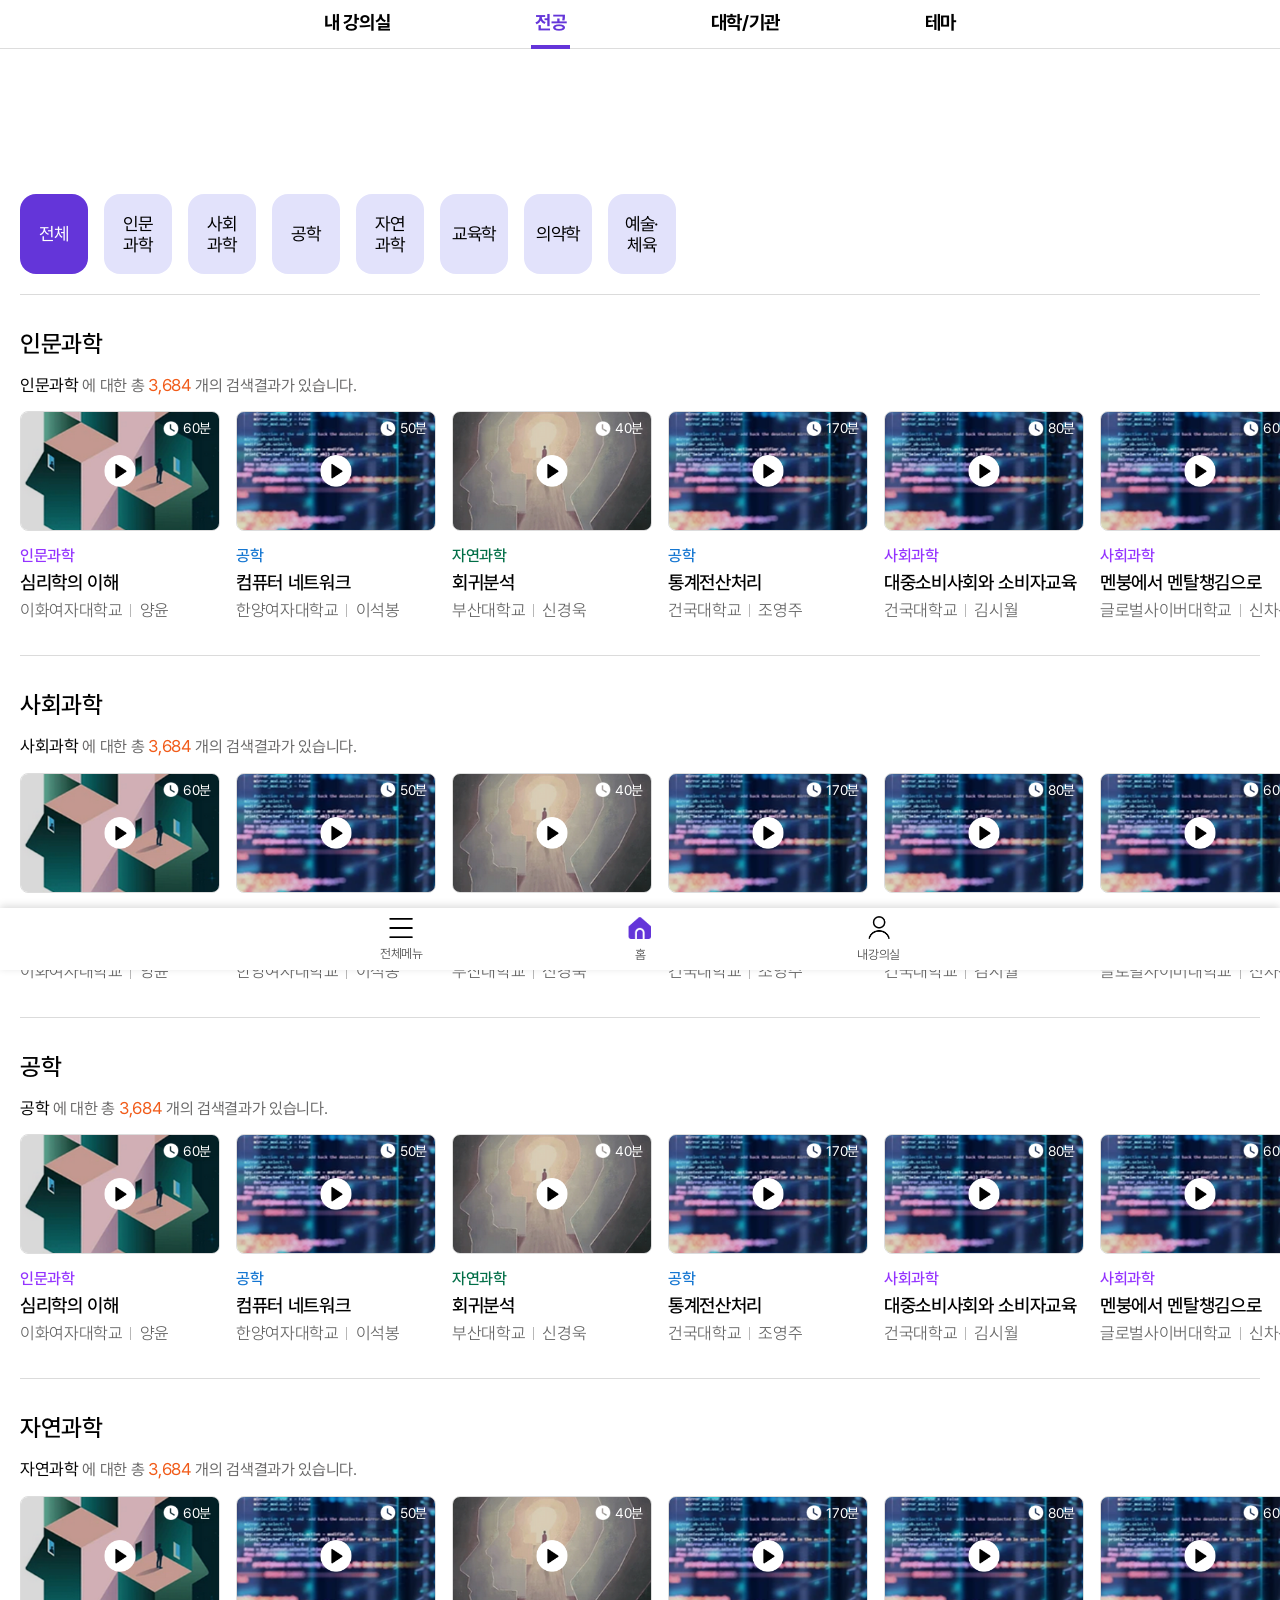
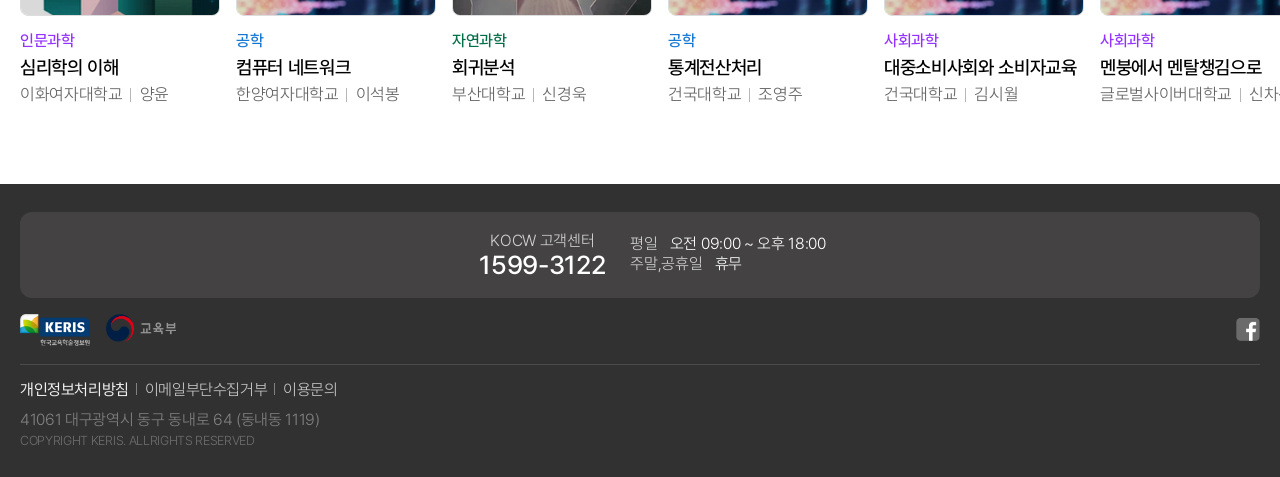
<file: mobile/majorlecture(전체).html>
<!DOCTYPE html>
<html lang="ko">
<head>
    <meta charset="UTF-8">
    <meta http-equiv="X-UA-Compatible" content="IE=edge">
    <meta name="viewport" content="width=device-width, initial-scale=1.0, maximum-scale=1.0, user-scalable=0"/>
    <meta name="format-detection" content="telephone=no" />
    <title>KOCW</title>
    <link rel="stylesheet" href="style/css/common/reset.css">
    <link rel="stylesheet" href="style/css/common/common.css">
    <link rel="stylesheet" href="style/ui/slick.css">
    <link rel="stylesheet" href="style/ui/swiper-bundle.css">
    <link rel="stylesheet" href="style/css/theme/layout.css">
    <link rel="stylesheet" href="style/css/theme/sub.css">
    <link rel="stylesheet" href="style/css/lecture/brief.css">
    <link rel="stylesheet" href="style/css/lecture/lectureMenu.css">

    <script src="script/ui/jquery-3.5.1.min.js"></script>
    <script src="script/ui/jquery.easing.min.js"></script>
    <script src="script/ui/slick.js"></script>
    <script src="script/ui/swiper-bundle.js"></script>
    <script src="script/ui/jquery.dotdotdot.js"></script>
    <script src="script/layout.js"></script>
    <script src="script/sub.js"></script>
    <script src="script/lectureMenu.js"></script>
</head>
<body>
    <div id="divWrapper">
        <header>
            <div id="divHeader">
                <div class="header1">
                    <div class="center">
                        <div class="left">
                            <a class="wholeMenuBtn" href="#" title="">
                                <span></span>
                                <span></span>
                                <span></span>
                            </a>
                            <h1 class="logo"><a href="#" title=""><img src="image/layout/logo.png"></a></h1>
                        </div>
                        <div class="right">
                            <!-- 로그아웃 버튼 -->
                            <a class="myMenuBtn" href="#" title=""><img src="image/layout/logout.png"></a>
                            <!-- 로그인 버튼 -->
                            <!-- <a class="loginBtn" href="#" title=""><img src="image/layout/login.png"></a> -->
                        </div>
                    </div>
                </div>
                <div class="headerSearch">
                    <div class="center">
                        <a class="searchBtn" href="#" title="검색">강의명이나 교수명을 검색해보세요</a>
                    </div>
                </div>
                <div class="header2">
                    <div class="center">
                        <div class="divTopMenu">
                            <ul>
                                <li>
                                    <a href="#" title="내 강의실">내 강의실</a>
                                </li>
                                <li class="on">
                                    <a href="#" title="전공">전공</a>
                                </li>
                                <li>
                                    <a href="#" title="대학/기관">대학/기관</a>
                                </li>
                                <li>
                                    <a href="#" title="테마">테마</a>
                                </li>
                            </ul>
                        </div>
                    </div>
                </div>
            </div>
            <div id="divSearch">
                <div class="searchBoxW">
                    <div class="center">
                        <a class="closeBtn" href="#" title="닫기"><img src="image/arrow/left1.png"></a>  
                        <form>
                            <fieldset>
                                <div class="searchBox">
                                    <input type="text" placeholder="강의명이나 교수명을 검색해보세요">
                                    <input type="reset" value="">
                                    <a class="submitBtn" href="#" title="검색"><img src="image/icon/search.png"></a>
                                </div>
                            </fieldset>
                        </form>
                    </div>
                </div>
                <div class="scrollW">
                    <div class="searchSectionW">
                        <div class="searchSection detail">
                            <div class="center">
                                <div class="searchDetailBtn">
                                    <a class="openBtn" href="#" title="상세검색">상세검색</a>
                                </div>
                                <div class="searchDetails">
                                    <form>
                                        <fieldset>
                                            <div class="searchDetail">
                                                <div class="customSelectBox">
                                                    <div class="customSelect">
                                                        <label for="field1">전체</label>
                                                        <select id="field1">
                                                            <option selected="selected">전체</option>
                                                            <option>강의명</option>
                                                            <option>교수자</option>
                                                            <option>제공기관</option>
                                                        </select>
                                                    </div>
                                                    <ul class="customSelectOpt">
                                                        <li><a href="#" title="전체">전체</a></li>
                                                        <li><a href="#" title="강의명">강의명</a></li>
                                                        <li><a href="#" title="교수자">교수자</a></li>
                                                        <li><a href="#" title="제공기관">제공기관</a></li>
                                                    </ul>
                                                </div>
                                                <input type="text" placeholder="검색어를 입력하세요">
                                                <div class="customSelectBox">
                                                    <div class="customSelect">
                                                        <label for="op1">AND</label>
                                                        <select id="op1">
                                                            <option selected="selected">AND</option>
                                                            <option>OR</option>
                                                            <option>NOT</option>
                                                        </select>
                                                    </div>
                                                    <ul class="customSelectOpt">
                                                        <li><a href="#" title="AND">AND</a></li>
                                                        <li><a href="#" title="OR">OR</a></li>
                                                        <li><a href="#" title="NOT">NOT</a></li>
                                                    </ul>
                                                </div>
                                            </div>
                                            <div class="searchDetail">
                                                <div class="customSelectBox">
                                                    <div class="customSelect">
                                                        <label for="field2">전체</label>
                                                        <select id="field2">
                                                            <option selected="selected">전체</option>
                                                            <option>강의명</option>
                                                            <option>교수자</option>
                                                            <option>제공기관</option>
                                                        </select>
                                                    </div>
                                                    <ul class="customSelectOpt">
                                                        <li><a href="#" title="전체">전체</a></li>
                                                        <li><a href="#" title="강의명">강의명</a></li>
                                                        <li><a href="#" title="교수자">교수자</a></li>
                                                        <li><a href="#" title="제공기관">제공기관</a></li>
                                                    </ul>
                                                </div>
                                                <input type="text" placeholder="검색어를 입력하세요">
                                                <div class="customSelectBox">
                                                    <div class="customSelect">
                                                        <label for="op2">AND</label>
                                                        <select id="op2">
                                                            <option selected="selected">AND</option>
                                                            <option>OR</option>
                                                            <option>NOT</option>
                                                        </select>
                                                    </div>
                                                    <ul class="customSelectOpt">
                                                        <li><a href="#" title="AND">AND</a></li>
                                                        <li><a href="#" title="OR">OR</a></li>
                                                        <li><a href="#" title="NOT">NOT</a></li>
                                                    </ul>
                                                </div>
                                            </div>
                                            <div class="searchDetail">
                                                <div class="customSelectBox">
                                                    <div class="customSelect">
                                                        <label for="field3">전체</label>
                                                        <select id="field3">
                                                            <option selected="selected">전체</option>
                                                            <option>강의명</option>
                                                            <option>교수자</option>
                                                            <option>제공기관</option>
                                                        </select>
                                                    </div>
                                                    <ul class="customSelectOpt">
                                                        <li><a href="#" title="전체">전체</a></li>
                                                        <li><a href="#" title="강의명">강의명</a></li>
                                                        <li><a href="#" title="교수자">교수자</a></li>
                                                        <li><a href="#" title="제공기관">제공기관</a></li>
                                                    </ul>
                                                </div>
                                                <input type="text" placeholder="검색어를 입력하세요">
                                            </div>
                                            <div class="langDetail">
                                                <h3>언어유형</h3>
                                                <div class="customSelectBox">
                                                    <div class="customSelect">
                                                        <label for="lang1">전체</label>
                                                        <select id="lang1">
                                                            <option>전체</option>
                                                            <option>한국어</option>
                                                            <option>영어</option>
                                                        </select>
                                                    </div>
                                                    <ul class="customSelectOpt">
                                                        <li><a href="#" title="전체">전체</a></li>
                                                        <li><a href="#" title="한국어">한국어</a></li>
                                                        <li><a href="#" title="영어">영어</a></li>
                                                    </ul>
                                                </div>
                                            </div>
                                            <a class="detailSubmit" href="#" title="검색">검색</a>
                                        </fieldset>
                                    </form>
                                </div>
                            </div>
                        </div>
                        <div class="searchSection recent">
                            <div class="center">
                                <div  class="sectionTop">
                                    <h3>최근 검색어</h3>
                                    <ul class="controlW">
                                        <li>
                                            <input type="checkbox" id="autoSave">
                                            <div class="switchTrack"><div class="switch"></div></div>
                                            <label for="autoSave">자동저장</label>
                                        </li>
                                        <li><a href="#" title="전체삭제">전체삭제</a></li>
                                    </ul>
                                </div>
                                <ul class="recentList">
                                    <li><a class="title" href="#" title="대학교육">대학교육</a><a class="delete" href="#" title="삭제"><img src="image/icon/delete.png"></a></li>
                                    <li><a class="title" href="#" title="AI">AI</a><a class="delete" href="#" title="삭제"><img src="image/icon/delete.png"></a></li>
                                    <li><a class="title" href="#" title="영어회화">영어회화</a><a class="delete" href="#" title="삭제"><img src="image/icon/delete.png"></a></li>
                                    <li><a class="title" href="#" title="미래사회">미래사회</a><a class="delete" href="#" title="삭제"><img src="image/icon/delete.png"></a></li>
                                    <li><a class="title" href="#" title="메타버스">메타버스</a><a class="delete" href="#" title="삭제"><img src="image/icon/delete.png"></a></li>
                                    <li><a class="title" href="#" title="연구">연구</a><a class="delete" href="#" title="삭제"><img src="image/icon/delete.png"></a></li>
                                </ul>
                            </div>
                        </div>
                        <div class="searchSection popular">
                            <div class="center">
                                <div class="sectionTop">
                                    <h3>인기 검색어</h3>
                                </div>
                                <ul class="popularList">
                                    <li><a href="#" title="메타버스"><span class="number">1</span><span class="title">메타버스</span></a></li>
                                    <li><a href="#" title="컴퓨터 네트워크"><span class="number">2</span><span class="title">컴퓨터 네트워크</span></a></li>
                                    <li><a href="#" title="심리학"><span class="number">3</span><span class="title">심리학</span></a></li>
                                    <li><a href="#" title="서양철학"><span class="number">4</span><span class="title">서양철학</span></a></li>
                                    <li><a href="#" title="인공지능"><span class="number">5</span><span class="title">인공지능</span></a></li>
                                    <li class="toggle"><a href="#" title="영어회화"><span class="number">6</span><span class="title">영어회화</span></a></li>
                                    <li class="toggle"><a href="#" title="대학교육"><span class="number">7</span><span class="title">대학교육</span></a></li>
                                    <li class="toggle"><a href="#" title="AI"><span class="number">8</span><span class="title">AI</span></a></li>
                                    <li class="toggle"><a href="#" title="연구"><span class="number">9</span><span class="title">연구</span></a></li>
                                    <li class="toggle"><a href="#" title="미래사회"><span class="number">10</span><span class="title">미래사회</span></a></li>
                                </ul>
                                <a class="popularMoreBtn" href="#" title="6~10dnl 보기">6 ~ 10위 보기</a>
                            </div>
                        </div>
                    </div>
                </div>
                
            </div>
            <div id="divWholeMenu">
                <div class="wholeMenuTop">
                    <p><span class="userName">이대한</span>님 반가워요!</p>
                    <a class="logoutBtn" href="#" title="로그아웃">로그아웃</a>
                </div>
                <div class="wholeMenuBot">
                    <ul class="depth1">
                        <li>
                            <a href="#" title="내 강의실">내 강의실</a>
                            <ul class="depth2">
                                <li><a href="#" title="최근 본 강의">최근 본 강의</a></li>
                                <li><a href="#" title="강의리스트">강의리스트</a></li>
                                <li><a href="#" title="수강확인증 강의">수강확인증 강의</a></li>
                                <li><a href="#" title="내 강의 클립">내 강의 클립</a></li>
                            </ul>
                        </li>
                        <li class="on">
                            <a href="#" title="전공강의">전공강의</a>
                            <ul class="depth2">
                                <li><a href="#" title="인문과학">인문과학</a></li>
                                <li><a href="#" title="사회과학">사회과학</a></li>
                                <li><a href="#" title="공학">공학</a></li>
                                <li><a href="#" title="자연과학">자연과학</a></li>
                                <li><a href="#" title="교육학">교육학</a></li>
                                <li><a href="#" title="의약학">의약학</a></li>
                                <li><a href="#" title="예술·체육">예술·체육</a></li>
                            </ul>
                        </li>
                        <li>
                            <a href="#" title="대학/기관강의">대학/기관강의</a>
                        </li>
                        <li>
                            <a href="#" title="테마강의">테마강의</a>
                            <ul class="depth2">
                                <li><a href="#" title="직업·직무 교육과정">직업·직무 교육과정</a></li>
                                <li><a href="#" title="대학기초강의">대학기초강의</a></li>
                                <li><a href="#" title="sw교육">sw교육</a></li>
                                <li><a href="#" title="4차산업혁명">4차산업혁명</a></li>
                                <li><a href="#" title="취업대비">취업대비</a></li>
                                <li><a href="#" title="임용&자격증">임용&자격증</a></li>
                                <li><a href="#" title="교양세미나">교양세미나</a></li>
                                <li><a href="#" title="영어&해외특강">영어&해외특강</a></li>
                                <li><a href="#" title="Lectures in English">Lectures in English</a></li>
                                <li><a href="#" title="스마트 교수법">스마트 교수법</a></li>
                                <li><a href="#" title="독학학위전공">독학학위전공</a></li>
                                <li><a href="#" title="한국어·한국문화">한국어·한국문화</a></li>
                                <li><a href="#" title="스페셜 채널">스페셜 채널</a></li>
                                <li><a href="#" title="자막제공 강의">자막제공 강의</a></li>
                                <li><a href="#" title="수강확인증 강의">수강확인증 강의</a></li>
                            </ul>
                        </li>
                        <li>
                            <a href="#" title="공지사항">공지사항</a>
                            <ul class="depth2">
                                <li><a href="#" title="공지사항">공지사항</a></li>
                                <li><a href="#" title="뉴스레터">뉴스레터</a></li>
                            </ul>
                        </li>
                        <li><a href="#" title="KOCW란?">KOCW란?</a></li>
                        <li><a href="#" title="서비스도움말">서비스도움말</a></li>
                        <li><a href="#" title="대학담당자">대학담당자</a></li>
                    </ul>
                </div>
                <a class="wholeMenuClose" href="#" title="전체메뉴 닫기"><img src="image/icon/close.png"></a>
            </div>
            <div class="headerBg"></div>
        </header>
        <div id="divContentsW">
            <div id="divContents">
                <div class="searchMenuW">
                    <div class="menuType1">
                        <div class="depth1W">
                            <div class="allSlide on">
                                <a href="#" title="전체">
                                    <span class="title">전체</span>
                                </a>
                            </div>
                            <div class="swiper">
                                <ul class="depth1 swiper-wrapper">
                                    <li class="swiper-slide">
                                        <a href="#" title="인문과학">
                                            <span class="title">인문 과학</span>
                                        </a>
                                    </li>
                                    <li class="swiper-slide">
                                        <a href="#" title="사회과학">
                                            <span class="title">사회 과학</span>
                                        </a>
                                    </li>
                                    <li class="swiper-slide">
                                        <a href="#" title="공학">
                                            <span class="title">공학</span>
                                        </a>
                                    </li>
                                    <li class="swiper-slide">
                                        <a href="#" title="자연과학">
                                            <span class="title">자연 과학</span>
                                        </a>
                                    </li>
                                    <li class="swiper-slide">
                                        <a href="#" title="교육학">
                                            <span class="title">교육학</span>
                                        </a>
                                        
                                    </li>
                                    <li class="swiper-slide">
                                        <a href="#" title="의약학">
                                            <span class="title">의약학</span>
                                        </a>
                                    </li>
                                    <li class="swiper-slide">
                                        <a href="#" title="예술·체육">
                                            <span class="title">예술·체육</span>
                                        </a>
                                    </li>
                                </ul>
                            </div>
                        </div>
                        <div class="depth2W">
                            <ul class="depth2">
                                <li class="">
                                    <a href="#" title="언어·문학">
                                        <span class="title">언어·문학</span>
                                        <span class="count">(1,749)</span>
                                    </a>
                                    <div class="depth3W">
                                        <ul class="depth3">
                                            <li class="">
                                                <a href="#" title="언어과학">
                                                    <span class="title">언어과학</span>
                                                    <span class="count">(163)</span>
                                                </a>
                                            </li>
                                            <li class="">
                                                <a href="#" title="국어국문학">
                                                    <span class="title">국어국문학</span>
                                                    <span class="count">(194)</span>
                                                </a>
                                            </li>
                                            <li class="">
                                                <a href="#" title="일어일문학">
                                                    <span class="title">일어일문학</span>
                                                    <span class="count">(120)</span>
                                                </a>
                                            </li>
                                            <li class="">
                                                <a href="#" title="중어중문학">
                                                    <span class="title">중어중문학</span>
                                                    <span class="count">(216)</span>
                                                </a>
                                            </li>
                                            <li class="">
                                                <a href="#" title="중앙아시아학">
                                                    <span class="title">중앙아시아학</span>
                                                    <span class="count">(4)</span>
                                                </a>
                                            </li>
                                            <li class="">
                                                <a href="#" title="터어키어학">
                                                    <span class="title">터어키어학</span>
                                                    <span class="count">(1)</span>
                                                </a>
                                            </li>
                                            <li class="">
                                                <a href="#" title="동양어문학">
                                                    <span class="title">동양어문학</span>
                                                    <span class="count">(22)</span>
                                                </a>
                                            </li>
                                            <li class="">
                                                <a href="#" title="영어영문학">
                                                    <span class="title">영어영문학</span>
                                                    <span class="count">(236)</span>
                                                </a>
                                            </li>
                                            <li class="">
                                                <a href="#" title="영어학">
                                                    <span class="title">영어학</span>
                                                    <span class="count">(418)</span>
                                                </a>
                                            </li>
                                            <li class="">
                                                <a href="#" title="독어독문학">
                                                    <span class="title">독어독문학</span>
                                                    <span class="count">(61)</span>
                                                </a>
                                            </li>
                                            <li class="">
                                                <a href="#" title="러시아어문학">
                                                    <span class="title">러시아어문학</span>
                                                    <span class="count">(31)</span>
                                                </a>
                                            </li>
                                            <li class="">
                                                <a href="#" title="스페인어학">
                                                    <span class="title">스페인어학</span>
                                                    <span class="count">(163)</span>
                                                </a>
                                            </li>
                                            <li class="">
                                                <a href="#" title="서반아어학">
                                                    <span class="title">서반아어학</span>
                                                    <span class="count">(163)</span>
                                                </a>
                                            </li>
                                            <li class="">
                                                <a href="#" title="서어서문학">
                                                    <span class="title">서어서문학</span>
                                                    <span class="count">(163)</span>
                                                </a>
                                            </li>
                                            <li class="">
                                                <a href="#" title="불어불문학">
                                                    <span class="title">불어불문학</span>
                                                    <span class="count">(163)</span>
                                                </a>
                                            </li>
                                            <li class="">
                                                <a href="#" title="네덜란드어학">
                                                    <span class="title">네덜란드어학</span>
                                                    <span class="count">(163)</span>
                                                </a>
                                            </li>
                                            <li class="">
                                                <a href="#" title="루마니아어학">
                                                    <span class="title">루마니아어학</span>
                                                    <span class="count">(163)</span>
                                                </a>
                                            </li>
                                            <li class="">
                                                <a href="#" title="베트남어학">
                                                    <span class="title">베트남어학</span>
                                                    <span class="count">(163)</span>
                                                </a>
                                            </li>
                                            <li class="">
                                                <a href="#" title="아랍어학">
                                                    <span class="title">아랍어학</span>
                                                    <span class="count">(163)</span>
                                                </a>
                                            </li>
                                            <li class="">
                                                <a href="#" title="아프리카어학">
                                                    <span class="title">아프리카어학</span>
                                                    <span class="count">(163)</span>
                                                </a>
                                            </li>
        
                                            <li class="">
                                                <a href="#" title="유고어학">
                                                    <span class="title">유고어학</span>
                                                    <span class="count">(163)</span>
                                                </a>
                                            </li>
                                            <li class="">
                                                <a href="#" title="이태리어학">
                                                    <span class="title">이태리어학</span>
                                                    <span class="count">(163)</span>
                                                </a>
                                            </li>
                                            <li class="">
                                                <a href="#" title="인도어학">
                                                    <span class="title">인도어학</span>
                                                    <span class="count">(163)</span>
                                                </a>
                                            </li>
                                            <li class="">
                                                <a href="#" title="체코어학">
                                                    <span class="title">체코어학</span>
                                                    <span class="count">(163)</span>
                                                </a>
                                            </li>
                                            <li class="">
                                                <a href="#" title="태국어학">
                                                    <span class="title">태국어학</span>
                                                    <span class="count">(163)</span>
                                                </a>
                                            </li>
                                            <li class="">
                                                <a href="#" title="포르투갈어학">
                                                    <span class="title">포르투갈어학</span>
                                                    <span class="count">(163)</span>
                                                </a>
                                            </li>
                                            <li class="">
                                                <a href="#" title="헝가리어학">
                                                    <span class="title">헝가리어학</span>
                                                    <span class="count">(163)</span>
                                                </a>
                                            </li>
                                            <li class="">
                                                <a href="#" title="한문학">
                                                    <span class="title">한문학</span>
                                                    <span class="count">(163)</span>
                                                </a>
                                            </li>
                                            <li class="">
                                                <a href="#" title="한국어학">
                                                    <span class="title">한국어학</span>
                                                    <span class="count">(163)</span>
                                                </a>
                                            </li>
                                        </ul>
                                    </div>
                                </li>
                                <li>
                                    <a href="#" title="인문과학기타">
                                        <span class="title">인문과학기타</span>
                                        <span class="count">(1,930)</span>
                                    </a>
                                    <div class="depth3W">
                                        <ul class="depth3">
                                            <li class="">
                                                <a href="#" title="문헌정보학">
                                                    <span class="title">문헌정보학</span>
                                                    <span class="count">(163)</span>
                                                </a>
                                            </li>
                                            <li class="">
                                                <a href="#" title="고고학">
                                                    <span class="title">고고학</span>
                                                    <span class="count">(194)</span>
                                                </a>
                                            </li>
                                            <li class="">
                                                <a href="#" title="국민윤리학">
                                                    <span class="title">국민윤리학</span>
                                                    <span class="count">(120)</span>
                                                </a>
                                            </li>
                                            <li class="">
                                                <a href="#" title="국제문화정보학">
                                                    <span class="title">국제문화정보학</span>
                                                    <span class="count">(216)</span>
                                                </a>
                                            </li>
                                            <li class="">
                                                <a href="#" title="문예창작학">
                                                    <span class="title">문예창작학</span>
                                                    <span class="count">(4)</span>
                                                </a>
                                            </li>
                                            <li class="">
                                                <a href="#" title="미학">
                                                    <span class="title">미학</span>
                                                    <span class="count">(1)</span>
                                                </a>
                                            </li>
                                            <li class="">
                                                <a href="#" title="민속학">
                                                    <span class="title">민속학</span>
                                                    <span class="count">(22)</span>
                                                </a>
                                            </li>
                                            <li class="">
                                                <a href="#" title="북한학">
                                                    <span class="title">북한학</span>
                                                    <span class="count">(236)</span>
                                                </a>
                                            </li>
                                            <li class="">
                                                <a href="#" title="불교학">
                                                    <span class="title">불교학</span>
                                                    <span class="count">(418)</span>
                                                </a>
                                            </li>
                                            <li class="">
                                                <a href="#" title="사학">
                                                    <span class="title">사학</span>
                                                    <span class="count">(61)</span>
                                                </a>
                                            </li>
                                            <li class="">
                                                <a href="#" title="선교학">
                                                    <span class="title">선교학</span>
                                                    <span class="count">(31)</span>
                                                </a>
                                            </li>
                                            <li class="">
                                                <a href="#" title="신학">
                                                    <span class="title">신학</span>
                                                    <span class="count">(163)</span>
                                                </a>
                                            </li>
                                            <li class="">
                                                <a href="#" title="심리학">
                                                    <span class="title">심리학</span>
                                                    <span class="count">(163)</span>
                                                </a>
                                            </li>
                                            <li class="">
                                                <a href="#" title="인류학">
                                                    <span class="title">인류학</span>
                                                    <span class="count">(163)</span>
                                                </a>
                                            </li>
                                            <li class="">
                                                <a href="#" title="인문학">
                                                    <span class="title">인문학</span>
                                                    <span class="count">(163)</span>
                                                </a>
                                            </li>
                                            <li class="">
                                                <a href="#" title="종교학">
                                                    <span class="title">종교학</span>
                                                    <span class="count">(163)</span>
                                                </a>
                                            </li>
                                            <li class="">
                                                <a href="#" title="중국학">
                                                    <span class="title">중국학</span>
                                                    <span class="count">(163)</span>
                                                </a>
                                            </li>
                                            <li class="">
                                                <a href="#" title="러시아학">
                                                    <span class="title">러시아학</span>
                                                    <span class="count">(163)</span>
                                                </a>
                                            </li>
                                            <li class="">
                                                <a href="#" title="미국학">
                                                    <span class="title">미국학</span>
                                                    <span class="count">(163)</span>
                                                </a>
                                            </li>
                                            <li class="">
                                                <a href="#" title="독일학">
                                                    <span class="title">독일학</span>
                                                    <span class="count">(163)</span>
                                                </a>
                                            </li>
                                            <li class="">
                                                <a href="#" title="프랑스학">
                                                    <span class="title">프랑스학</span>
                                                    <span class="count">(163)</span>
                                                </a>
                                            </li>
                                            <li class="">
                                                <a href="#" title="유럽학">
                                                    <span class="title">유럽학</span>
                                                    <span class="count">(163)</span>
                                                </a>
                                            </li>
                                            <li class="">
                                                <a href="#" title="일본학">
                                                    <span class="title">일본학</span>
                                                    <span class="count">(163)</span>
                                                </a>
                                            </li>
                                            <li class="">
                                                <a href="#" title="지역학">
                                                    <span class="title">지역학</span>
                                                    <span class="count">(163)</span>
                                                </a>
                                            </li>
                                            <li class="">
                                                <a href="#" title="철학">
                                                    <span class="title">철학</span>
                                                    <span class="count">(163)</span>
                                                </a>
                                            </li>
                                            <li class="">
                                                <a href="#" title="기타">
                                                    <span class="title">기타</span>
                                                    <span class="count">(163)</span>
                                                </a>
                                            </li>
                                        </ul>
                                    </div>
                                </li>
                            </ul>
                            <ul class="depth2">
                                <li>
                                    <a href="#" title="경영·경제">
                                        <span class="title">경영·경제</span>
                                        <span class="count">(4,530)</span>
                                    </a>
                                    <div class="depth3W">
                                        <ul class="depth3">
                                            <li class="">
                                                <a href="#" title="e-비지니스학">
                                                    <span class="title">e-비지니스학</span>
                                                    <span class="count">(163)</span>
                                                </a>
                                            </li>
                                            <li class="">
                                                <a href="#" title="경영학">
                                                    <span class="title">경영학</span>
                                                    <span class="count">(163)</span>
                                                </a>
                                            </li>
                                            <li class="">
                                                <a href="#" title="경제학">
                                                    <span class="title">경제학</span>
                                                    <span class="count">(163)</span>
                                                </a>
                                            </li>
                                            <li class="">
                                                <a href="#" title="관광경영학">
                                                    <span class="title">관광경영학</span>
                                                    <span class="count">(163)</span>
                                                </a>
                                            </li>
                                            <li class="">
                                                <a href="#" title="광고홍보학">
                                                    <span class="title">광고홍보학</span>
                                                    <span class="count">(163)</span>
                                                </a>
                                            </li>
                                            <li class="">
                                                <a href="#" title="국제경영 및 통상학">
                                                    <span class="title">국제경영 및 통상학</span>
                                                    <span class="count">(163)</span>
                                                </a>
                                            </li>
                                            <li class="">
                                                <a href="#" title="금융보험학">
                                                    <span class="title">금융보험학</span>
                                                    <span class="count">(163)</span>
                                                </a>
                                            </li>
                                            <li class="">
                                                <a href="#" title="농업경제학">
                                                    <span class="title">농업경제학</span>
                                                    <span class="count">(163)</span>
                                                </a>
                                            </li>
                                            <li class="">
                                                <a href="#" title="벤처창업학">
                                                    <span class="title">벤처창업학</span>
                                                    <span class="count">(163)</span>
                                                </a>
                                            </li>
                                            <li class="">
                                                <a href="#" title="산업경영학">
                                                    <span class="title">산업경영학</span>
                                                    <span class="count">(163)</span>
                                                </a>
                                            </li>
                                            <li class="">
                                                <a href="#" title="세무학">
                                                    <span class="title">세무학</span>
                                                    <span class="count">(163)</span>
                                                </a>
                                            </li>
                                            <li class="">
                                                <a href="#" title="유통학">
                                                    <span class="title">유통학</span>
                                                    <span class="count">(163)</span>
                                                </a>
                                            </li>
                                            <li class="">
                                                <a href="#" title="전자상거래학">
                                                    <span class="title">전자상거래학</span>
                                                    <span class="count">(163)</span>
                                                </a>
                                            </li>
                                            <li class="">
                                                <a href="#" title="부동산학">
                                                    <span class="title">부동산학</span>
                                                    <span class="count">(163)</span>
                                                </a>
                                            </li>
                                            <li class="">
                                                <a href="#" title="회계학">
                                                    <span class="title">회계학</span>
                                                    <span class="count">(163)</span>
                                                </a>
                                            </li>
                                        </ul>
                                    </div>
                                </li>
                                <li>
                                    <a href="#" title="법률">
                                        <span class="title">법률</span>
                                        <span class="count">(4,530)</span>
                                    </a>
                                    <div class="depth3W">
                                        <ul class="depth3">
                                            <li class="">
                                                <a href="#" title="국제법무학">
                                                    <span class="title">국제법무학</span>
                                                    <span class="count">(163)</span>
                                                </a>
                                            </li>
                                            <li class="">
                                                <a href="#" title="법학">
                                                    <span class="title">법학</span>
                                                    <span class="count">(163)</span>
                                                </a>
                                            </li>
                                        </ul>
                                    </div>
                                </li>
                                <li>
                                    <a href="#" title="사회과학기타">
                                        <span class="title">사회과학기타</span>
                                        <span class="count">(4,530)</span>
                                    </a>
                                    <div class="depth3W">
                                        <ul class="depth3">
                                            <li class="">
                                                <a href="#" title="경찰행정학">
                                                    <span class="title">경찰행정학</span>
                                                    <span class="count">(163)</span>
                                                </a>
                                            </li>
                                            <li class="">
                                                <a href="#" title="노인복지학">
                                                    <span class="title">노인복지학</span>
                                                    <span class="count">(163)</span>
                                                </a>
                                            </li>
                                            <li class="">
                                                <a href="#" title="미디어학">
                                                    <span class="title">미디어학</span>
                                                    <span class="count">(163)</span>
                                                </a>
                                            </li>
                                            <li class="">
                                                <a href="#" title="보건행정학">
                                                    <span class="title">보건행정학</span>
                                                    <span class="count">(163)</span>
                                                </a>
                                            </li>
                                            <li class="">
                                                <a href="#" title="비서행정학">
                                                    <span class="title">비서행정학</span>
                                                    <span class="count">(163)</span>
                                                </a>
                                            </li>
                                            <li class="">
                                                <a href="#" title="사회복지학">
                                                    <span class="title">사회복지학</span>
                                                    <span class="count">(163)</span>
                                                </a>
                                            </li>
                                            <li class="">
                                                <a href="#" title="사회학">
                                                    <span class="title">사회학</span>
                                                    <span class="count">(163)</span>
                                                </a>
                                            </li>
                                            <li class="">
                                                <a href="#" title="신문방송학">
                                                    <span class="title">신문방송학</span>
                                                    <span class="count">(163)</span>
                                                </a>
                                            </li>
                                            <li class="">
                                                <a href="#" title="아동복지학">
                                                    <span class="title">아동복지학</span>
                                                    <span class="count">(163)</span>
                                                </a>
                                            </li>
                                            <li class="">
                                                <a href="#" title="아동학">
                                                    <span class="title">아동학</span>
                                                    <span class="count">(163)</span>
                                                </a>
                                            </li>
                                            <li class="">
                                                <a href="#" title="언론홍보학">
                                                    <span class="title">언론홍보학</span>
                                                    <span class="count">(163)</span>
                                                </a>
                                            </li>
                                            <li class="">
                                                <a href="#" title="외교학">
                                                    <span class="title">외교학</span>
                                                    <span class="count">(163)</span>
                                                </a>
                                            </li>
                                            <li class="">
                                                <a href="#" title="정보보호학">
                                                    <span class="title">정보보호학</span>
                                                    <span class="count">(163)</span>
                                                </a>
                                            </li>
                                            <li class="">
                                                <a href="#" title="정치외교학">
                                                    <span class="title">정치외교학</span>
                                                    <span class="count">(163)</span>
                                                </a>
                                            </li>
                                            <li class="">
                                                <a href="#" title="지식정보학">
                                                    <span class="title">지식정보학</span>
                                                    <span class="count">(163)</span>
                                                </a>
                                            </li>
                                            <li class="">
                                                <a href="#" title="지역개발학">
                                                    <span class="title">지역개발학</span>
                                                    <span class="count">(163)</span>
                                                </a>
                                            </li>
                                            <li class="">
                                                <a href="#" title="청소년지도학">
                                                    <span class="title">청소년지도학</span>
                                                    <span class="count">(163)</span>
                                                </a>
                                            </li>
                                            <li class="">
                                                <a href="#" title="해양경찰학">
                                                    <span class="title">해양경찰학</span>
                                                    <span class="count">(163)</span>
                                                </a>
                                            </li>
                                            <li class="">
                                                <a href="#" title="행정학">
                                                    <span class="title">행정학</span>
                                                    <span class="count">(163)</span>
                                                </a>
                                            </li>
                                            <li class="">
                                                <a href="#" title="여성학">
                                                    <span class="title">여성학</span>
                                                    <span class="count">(163)</span>
                                                </a>
                                            </li>
                                            <li class="">
                                                <a href="#" title="기타">
                                                    <span class="title">기타</span>
                                                    <span class="count">(163)</span>
                                                </a>
                                            </li>
                                        </ul>
                                    </div>
                                </li>
                            </ul>
                            <ul class="depth2">
                                <li>
                                    <a href="#" title="건축">
                                        <span class="title">건축</span>
                                        <span class="count">(3,548)</span>
                                    </a>
                                    <div class="depth3W">
                                        <ul class="depth3">
                                            <li class="">
                                                <a href="#" title="건축공학">
                                                    <span class="title">건축공학</span>
                                                    <span class="count">(163)</span>
                                                </a>
                                            </li>
                                            <li class="">
                                                <a href="#" title="건축학">
                                                    <span class="title">건축학</span>
                                                    <span class="count">(163)</span>
                                                </a>
                                            </li>
                                        </ul>
                                    </div>
                                </li>
                                <li>
                                    <a href="#" title="토목·도시">
                                        <span class="title">토목·도시</span>
                                        <span class="count">(3,548)</span>
                                    </a>
                                    <div class="depth3W">
                                        <ul class="depth3">
                                            <li class="">
                                                <a href="#" title="교통공학">
                                                    <span class="title">교통공학</span>
                                                    <span class="count">(163)</span>
                                                </a>
                                            </li>
                                            <li class="">
                                                <a href="#" title="도시계획학">
                                                    <span class="title">도시계획학</span>
                                                    <span class="count">(163)</span>
                                                </a>
                                            </li>
                                            <li class="">
                                                <a href="#" title="도시공학">
                                                    <span class="title">도시공학</span>
                                                    <span class="count">(163)</span>
                                                </a>
                                            </li>
                                            <li class="">
                                                <a href="#" title="운항시스템학">
                                                    <span class="title">운항시스템학</span>
                                                    <span class="count">(163)</span>
                                                </a>
                                            </li>
                                            <li class="">
                                                <a href="#" title="토목공학">
                                                    <span class="title">토목공학</span>
                                                    <span class="count">(163)</span>
                                                </a>
                                            </li>
                                            <li class="">
                                                <a href="#" title="항공우주공학">
                                                    <span class="title">항공우주공학</span>
                                                    <span class="count">(163)</span>
                                                </a>
                                            </li>
                                            <li class="">
                                                <a href="#" title="항공운항학">
                                                    <span class="title">항공운항학</span>
                                                    <span class="count">(163)</span>
                                                </a>
                                            </li>
                                            <li class="">
                                                <a href="#" title="항해학">
                                                    <span class="title">항해학</span>
                                                    <span class="count">(163)</span>
                                                </a>
                                            </li>
                                            <li class="">
                                                <a href="#" title="해양공학">
                                                    <span class="title">해양공학</span>
                                                    <span class="count">(163)</span>
                                                </a>
                                            </li>
                                            <li class="">
                                                <a href="#" title="해양시스템학">
                                                    <span class="title">해양시스템학</span>
                                                    <span class="count">(163)</span>
                                                </a>
                                            </li>
                                        </ul>
                                    </div>
                                </li>
                                <li>
                                    <a href="#" title="기계·금속">
                                        <span class="title">기계·금속</span>
                                        <span class="count">(3,548)</span>
                                    </a>
                                    <div class="depth3W">
                                        <ul class="depth3">
                                            <li class="">
                                                <a href="#" title="금속공학">
                                                    <span class="title">금속공학</span>
                                                    <span class="count">(163)</span>
                                                </a>
                                            </li>
                                            <li class="">
                                                <a href="#" title="기계공학">
                                                    <span class="title">기계공학</span>
                                                    <span class="count">(163)</span>
                                                </a>
                                            </li>
                                            <li class="">
                                                <a href="#" title="기계설계공학">
                                                    <span class="title">기계설계공학</span>
                                                    <span class="count">(163)</span>
                                                </a>
                                            </li>
                                            <li class="">
                                                <a href="#" title="자동차공학">
                                                    <span class="title">자동차공학</span>
                                                    <span class="count">(163)</span>
                                                </a>
                                            </li>
                                            <li class="">
                                                <a href="#" title="조선공학">
                                                    <span class="title">조선공학</span>
                                                    <span class="count">(163)</span>
                                                </a>
                                            </li>
                                        </ul>
                                    </div>
                                </li>
                                <li>
                                    <a href="#" title="전기·전자">
                                        <span class="title">전기·전자</span>
                                        <span class="count">(3,548)</span>
                                    </a>
                                    <div class="depth3W">
                                        <ul class="depth3">
                                            <li class="">
                                                <a href="#" title="전기공학">
                                                    <span class="title">전기공학</span>
                                                    <span class="count">(163)</span>
                                                </a>
                                            </li>
                                            <li class="">
                                                <a href="#" title="전기전자공학">
                                                    <span class="title">전기전자공학</span>
                                                    <span class="count">(163)</span>
                                                </a>
                                            </li>
                                            <li class="">
                                                <a href="#" title="전기제어공학">
                                                    <span class="title">전기제어공학</span>
                                                    <span class="count">(163)</span>
                                                </a>
                                            </li>
                                            <li class="">
                                                <a href="#" title="전자공학">
                                                    <span class="title">전자공학</span>
                                                    <span class="count">(163)</span>
                                                </a>
                                            </li>
                                            <li class="">
                                                <a href="#" title="전파공학">
                                                    <span class="title">전파공학</span>
                                                    <span class="count">(163)</span>
                                                </a>
                                            </li>
                                            <li class="">
                                                <a href="#" title="제어계측공학">
                                                    <span class="title">제어계측공학</span>
                                                    <span class="count">(163)</span>
                                                </a>
                                            </li>
                                        </ul>
                                    </div>
                                </li>
                                <li>
                                    <a href="#" title="정밀·에너지">
                                        <span class="title">정밀·에너지</span>
                                        <span class="count">(3,548)</span>
                                    </a>
                                    <div class="depth3W">
                                        <ul class="depth3">
                                            <li class="">
                                                <a href="#" title="고분자공학">
                                                    <span class="title">고분자공학</span>
                                                    <span class="count">(163)</span>
                                                </a>
                                            </li>
                                            <li class="">
                                                <a href="#" title="광학공학">
                                                    <span class="title">광학공학</span>
                                                    <span class="count">(163)</span>
                                                </a>
                                            </li>
                                            <li class="">
                                                <a href="#" title="나노공학">
                                                    <span class="title">나노공학</span>
                                                    <span class="count">(163)</span>
                                                </a>
                                            </li>
                                            <li class="">
                                                <a href="#" title="반도체학">
                                                    <span class="title">반도체학</span>
                                                    <span class="count">(163)</span>
                                                </a>
                                            </li>
                                            <li class="">
                                                <a href="#" title="섬유공학">
                                                    <span class="title">섬유공학</span>
                                                    <span class="count">(163)</span>
                                                </a>
                                            </li>
                                            <li class="">
                                                <a href="#" title="세라믹공학">
                                                    <span class="title">세라믹공힉</span>
                                                    <span class="count">(163)</span>
                                                </a>
                                            </li>
                                            <li class="">
                                                <a href="#" title="신소재공학">
                                                    <span class="title">신소재공학</span>
                                                    <span class="count">(163)</span>
                                                </a>
                                            </li>
                                            <li class="">
                                                <a href="#" title="원자력공학">
                                                    <span class="title">원자력공학</span>
                                                    <span class="count">(163)</span>
                                                </a>
                                            </li>
                                            <li class="">
                                                <a href="#" title="재료공학">
                                                    <span class="title">재료공학</span>
                                                    <span class="count">(163)</span>
                                                </a>
                                            </li>
                                        </ul>
                                    </div>
                                </li>
                                <li>
                                    <a href="#" title="컴퓨터·통신">
                                        <span class="title">컴퓨터·통신</span>
                                        <span class="count">(3,548)</span>
                                    </a>
                                    <div class="depth3W">
                                        <ul class="depth3">
                                            <li class="">
                                                <a href="#" title="게임공학">
                                                    <span class="title">게임공학</span>
                                                    <span class="count">(163)</span>
                                                </a>
                                            </li>
                                            <li class="">
                                                <a href="#" title="멀티미디어학">
                                                    <span class="title">멀티미디어학</span>
                                                    <span class="count">(163)</span>
                                                </a>
                                            </li>
                                            <li class="">
                                                <a href="#" title="소프트웨어공학">
                                                    <span class="title">소프트웨어공학</span>
                                                    <span class="count">(163)</span>
                                                </a>
                                            </li>
                                            <li class="">
                                                <a href="#" title="정보과학">
                                                    <span class="title">정보과학</span>
                                                    <span class="count">(163)</span>
                                                </a>
                                            </li>
                                            <li class="">
                                                <a href="#" title="정보통신공학">
                                                    <span class="title">정보통신공학</span>
                                                    <span class="count">(163)</span>
                                                </a>
                                            </li>
                                            <li class="">
                                                <a href="#" title="컴퓨터공학">
                                                    <span class="title">컴퓨터공학</span>
                                                    <span class="count">(163)</span>
                                                </a>
                                            </li>
                                            <li class="">
                                                <a href="#" title="컴퓨터과학">
                                                    <span class="title">컴퓨터과학</span>
                                                    <span class="count">(163)</span>
                                                </a>
                                            </li>
                                        </ul>
                                    </div>
                                </li>
                                <li>
                                    <a href="#" title="산업">
                                        <span class="title">산업</span>
                                        <span class="count">(3,548)</span>
                                    </a>
                                    <div class="depth3W">
                                        <ul class="depth3">
                                            <li class="">
                                                <a href="#" title="산업공학">
                                                    <span class="title">산업공학</span>
                                                    <span class="count">(163)</span>
                                                </a>
                                            </li>
                                        </ul>
                                    </div>
                                </li>
                                <li>
                                    <a href="#" title="화공">
                                        <span class="title">화공</span>
                                        <span class="count">(3,548)</span>
                                    </a>
                                    <div class="depth3W">
                                        <ul class="depth3">
                                            <li class="">
                                                <a href="#" title="공업화학">
                                                    <span class="title">공업화학</span>
                                                    <span class="count">(163)</span>
                                                </a>
                                            </li>
                                            <li class="">
                                                <a href="#" title="화학공학">
                                                    <span class="title">화학공학</span>
                                                    <span class="count">(163)</span>
                                                </a>
                                            </li>
                                        </ul>
                                    </div>
                                </li>
                                <li>
                                    <a href="#" title="기타공학">
                                        <span class="title">기타공학</span>
                                        <span class="count">(3,548)</span>
                                    </a>
                                    <div class="depth3W">
                                        <ul class="depth3">
                                            <li class="">
                                                <a href="#" title="농공학">
                                                    <span class="title">농공학</span>
                                                    <span class="count">(163)</span>
                                                </a>
                                            </li>
                                            <li class="">
                                                <a href="#" title="메카트로닉스공학">
                                                    <span class="title">메카트로닉스공학</span>
                                                    <span class="count">(163)</span>
                                                </a>
                                            </li>
                                            <li class="">
                                                <a href="#" title="물류시스템공학">
                                                    <span class="title">물류시스템공학</span>
                                                    <span class="count">(163)</span>
                                                </a>
                                            </li>
                                            <li class="">
                                                <a href="#" title="시스템경영공학">
                                                    <span class="title">시스템경영공학</span>
                                                    <span class="count">(163)</span>
                                                </a>
                                            </li>
                                            <li class="">
                                                <a href="#" title="시스템공학">
                                                    <span class="title">시스템공학</span>
                                                    <span class="count">(163)</span>
                                                </a>
                                            </li>
                                            <li class="">
                                                <a href="#" title="안전공학">
                                                    <span class="title">안전공학</span>
                                                    <span class="count">(163)</span>
                                                </a>
                                            </li>
                                            <li class="">
                                                <a href="#" title="기타">
                                                    <span class="title">기타</span>
                                                    <span class="count">(163)</span>
                                                </a>
                                            </li>
                                        </ul>
                                    </div>
                                </li>
                            </ul>
                            <ul class="depth2">
                                <li>
                                    <a href="#" title="농산·수산">
                                        <span class="title">농산·수산</span>
                                        <span class="count">(3,548)</span>
                                    </a>
                                    <div class="depth3W">
                                        <ul class="depth3">
                                            <li class="">
                                                <a href="#" title="가공공학">
                                                    <span class="title">가공공학</span>
                                                    <span class="count">(163)</span>
                                                </a>
                                            </li>
                                            <li class="">
                                                <a href="#" title="농생물학">
                                                    <span class="title">농생물학</span>
                                                    <span class="count">(163)</span>
                                                </a>
                                            </li>
                                            <li class="">
                                                <a href="#" title="농학">
                                                    <span class="title">농학</span>
                                                    <span class="count">(163)</span>
                                                </a>
                                            </li>
                                            <li class="">
                                                <a href="#" title="산림자원학">
                                                    <span class="title">산림자원학</span>
                                                    <span class="count">(163)</span>
                                                </a>
                                            </li>
                                            <li class="">
                                                <a href="#" title="수산생명의학">
                                                    <span class="title">수산생명의학</span>
                                                    <span class="count">(163)</span>
                                                </a>
                                            </li>
                                            <li class="">
                                                <a href="#" title="수산자원개발학">
                                                    <span class="title">수산자원개발학</span>
                                                    <span class="count">(163)</span>
                                                </a>
                                            </li>
                                            <li class="">
                                                <a href="#" title="원예학">
                                                    <span class="title">원예학</span>
                                                    <span class="count">(163)</span>
                                                </a>
                                            </li>
                                            <li class="">
                                                <a href="#" title="임산공학">
                                                    <span class="title">임산공학</span>
                                                    <span class="count">(163)</span>
                                                </a>
                                            </li>
                                            <li class="">
                                                <a href="#" title="임학">
                                                    <span class="title">임학</span>
                                                    <span class="count">(163)</span>
                                                </a>
                                            </li>
                                            <li class="">
                                                <a href="#" title="축산학">
                                                    <span class="title">축산학</span>
                                                    <span class="count">(163)</span>
                                                </a>
                                            </li>
                                        </ul>
                                    </div>
                                </li>
                                <li>
                                    <a href="#" title="생물·화학·환경">
                                        <span class="title">생물·화학·환경</span>
                                        <span class="count">(3,548)</span>
                                    </a>
                                    <div class="depth3W">
                                        <ul class="depth3">
                                            <li class="">
                                                <a href="#" title="동물자원학">
                                                    <span class="title">동물자원학</span>
                                                    <span class="count">(163)</span>
                                                </a>
                                            </li>
                                            <li class="">
                                                <a href="#" title="생명공학">
                                                    <span class="title">생명공학</span>
                                                    <span class="count">(163)</span>
                                                </a>
                                            </li>
                                            <li class="">
                                                <a href="#" title="생명과학">
                                                    <span class="title">생명과학</span>
                                                    <span class="count">(163)</span>
                                                </a>
                                            </li>
                                            <li class="">
                                                <a href="#" title="생명자원학">
                                                    <span class="title">생명자원학</span>
                                                    <span class="count">(163)</span>
                                                </a>
                                            </li>
                                            <li class="">
                                                <a href="#" title="생물학">
                                                    <span class="title">생물학</span>
                                                    <span class="count">(163)</span>
                                                </a>
                                            </li>
                                            <li class="">
                                                <a href="#" title="생화학">
                                                    <span class="title">생화학</span>
                                                    <span class="count">(163)</span>
                                                </a>
                                            </li>
                                            <li class="">
                                                <a href="#" title="수의학">
                                                    <span class="title">수의학</span>
                                                    <span class="count">(163)</span>
                                                </a>
                                            </li>
                                            <li class="">
                                                <a href="#" title="유전공학">
                                                    <span class="title">유전공학</span>
                                                    <span class="count">(163)</span>
                                                </a>
                                            </li>
                                            <li class="">
                                                <a href="#" title="자원공학">
                                                    <span class="title">자원공학</span>
                                                    <span class="count">(163)</span>
                                                </a>
                                            </li>
                                            <li class="">
                                                <a href="#" title="자원식물학">
                                                    <span class="title">자원식물학</span>
                                                    <span class="count">(163)</span>
                                                </a>
                                            </li>
                                            <li class="">
                                                <a href="#" title="정밀화학">
                                                    <span class="title">정밀화학</span>
                                                    <span class="count">(163)</span>
                                                </a>
                                            </li>
                                            <li class="">
                                                <a href="#" title="조경학">
                                                    <span class="title">조경학</span>
                                                    <span class="count">(163)</span>
                                                </a>
                                            </li>
                                            <li class="">
                                                <a href="#" title="해양자원학">
                                                    <span class="title">해양자원학</span>
                                                    <span class="count">(163)</span>
                                                </a>
                                            </li>
                                            <li class="">
                                                <a href="#" title="환경공학">
                                                    <span class="title">환경공학</span>
                                                    <span class="count">(163)</span>
                                                </a>
                                            </li>
                                            <li class="">
                                                <a href="#" title="화학">
                                                    <span class="title">화학</span>
                                                    <span class="count">(163)</span>
                                                </a>
                                            </li>
                                            <li class="">
                                                <a href="#" title="환경과학">
                                                    <span class="title">환경과학</span>
                                                    <span class="count">(163)</span>
                                                </a>
                                            </li>
                                        </ul>
                                    </div>
                                </li>
                                <li>
                                    <a href="#" title="생활과학">
                                        <span class="title">생활과학</span>
                                        <span class="count">(3,548)</span>
                                    </a>
                                    <div class="depth3W">
                                        <ul class="depth3">
                                            <li class="">
                                                <a href="#" title="가정학">
                                                    <span class="title">가정학</span>
                                                    <span class="count">(163)</span>
                                                </a>
                                            </li>
                                            <li class="">
                                                <a href="#" title="식품공학">
                                                    <span class="title">식품공학</span>
                                                    <span class="count">(163)</span>
                                                </a>
                                            </li>
                                            <li class="">
                                                <a href="#" title="식품영양학">
                                                    <span class="title">식품영양학</span>
                                                    <span class="count">(163)</span>
                                                </a>
                                            </li>
                                            <li class="">
                                                <a href="#" title="외신산업학">
                                                    <span class="title">외신산업학</span>
                                                    <span class="count">(163)</span>
                                                </a>
                                            </li>
                                            <li class="">
                                                <a href="#" title="의류학">
                                                    <span class="title">의류학</span>
                                                    <span class="count">(163)</span>
                                                </a>
                                            </li>
                                            <li class="">
                                                <a href="#" title="의상학">
                                                    <span class="title">의상학</span>
                                                    <span class="count">(163)</span>
                                                </a>
                                            </li>
                                            <li class="">
                                                <a href="#" title="조리과학">
                                                    <span class="title">조리과학</span>
                                                    <span class="count">(163)</span>
                                                </a>
                                            </li>
                                            <li class="">
                                                <a href="#" title="피부미용">
                                                    <span class="title">피부미용</span>
                                                    <span class="count">(163)</span>
                                                </a>
                                            </li>
                                        </ul>
                                    </div>
                                </li>
                                <li>
                                    <a href="#" title="수학·물리·천문·지리">
                                        <span class="title">수학·물리·천문·지리</span>
                                        <span class="count">(3,548)</span>
                                    </a>
                                    <div class="depth3W">
                                        <ul class="depth3">
                                            <li class="">
                                                <a href="#" title="기초과학">
                                                    <span class="title">기초과학</span>
                                                    <span class="count">(163)</span>
                                                </a>
                                            </li>
                                            <li class="">
                                                <a href="#" title="대기과학">
                                                    <span class="title">대기과학</span>
                                                    <span class="count">(163)</span>
                                                </a>
                                            </li>
                                            <li class="">
                                                <a href="#" title="물리학">
                                                    <span class="title">물리학</span>
                                                    <span class="count">(163)</span>
                                                </a>
                                            </li>
                                            <li class="">
                                                <a href="#" title="수학">
                                                    <span class="title">수학</span>
                                                    <span class="count">(163)</span>
                                                </a>
                                            </li>
                                            <li class="">
                                                <a href="#" title="우주과학">
                                                    <span class="title">우주과학</span>
                                                    <span class="count">(163)</span>
                                                </a>
                                            </li>
                                            <li class="">
                                                <a href="#" title="지구물리학">
                                                    <span class="title">지구물리학</span>
                                                    <span class="count">(163)</span>
                                                </a>
                                            </li>
                                            <li class="">
                                                <a href="#" title="지구정보공학">
                                                    <span class="title">지구정보공학</span>
                                                    <span class="count">(163)</span>
                                                </a>
                                            </li>
                                            <li class="">
                                                <a href="#" title="지구해양과학">
                                                    <span class="title">지구해양과학</span>
                                                    <span class="count">(163)</span>
                                                </a>
                                            </li>
                                            <li class="">
                                                <a href="#" title="지리학">
                                                    <span class="title">지리학</span>
                                                    <span class="count">(163)</span>
                                                </a>
                                            </li>
                                            <li class="">
                                                <a href="#" title="지적학">
                                                    <span class="title">지적학</span>
                                                    <span class="count">(163)</span>
                                                </a>
                                            </li>
                                            <li class="">
                                                <a href="#" title="지질학">
                                                    <span class="title">지질학</span>
                                                    <span class="count">(163)</span>
                                                </a>
                                            </li>
                                            <li class="">
                                                <a href="#" title="천문학">
                                                    <span class="title">천문학</span>
                                                    <span class="count">(163)</span>
                                                </a>
                                            </li>
                                            <li class="">
                                                <a href="#" title="통계학">
                                                    <span class="title">통계학</span>
                                                    <span class="count">(163)</span>
                                                </a>
                                            </li>
                                        </ul>
                                    </div>
                                </li>
                                <li>
                                    <a href="#" title="자연과학기타">
                                        <span class="title">자연과학기타</span>
                                        <span class="count">(3,548)</span>
                                    </a>
                                    <div class="depth3W">
                                        <ul class="depth3">
                                            <li class="">
                                                <a href="#" title="기타">
                                                    <span class="title">기타</span>
                                                    <span class="count">(2)</span>
                                                </a>
                                            </li>
                                        </ul>
                                    </div>
                                </li>
                            </ul>
                            <ul class="depth2">
                                <li>
                                    <a href="#" title="유아교육">
                                        <span class="title">유아교육</span>
                                        <span class="count">(3,548)</span>
                                    </a>
                                    <div class="depth3W">
                                        <ul class="depth3">
                                            <li class="">
                                                <a href="#" title="유아교육학">
                                                    <span class="title">유아교육학</span>
                                                    <span class="count">(2)</span>
                                                </a>
                                            </li>
                                        </ul>
                                    </div>
                                </li>
                                <li>
                                    <a href="#" title="특수교육">
                                        <span class="title">특수교육</span>
                                        <span class="count">(3,548)</span>
                                    </a>
                                    <div class="depth3W">
                                        <ul class="depth3">
                                            <li class="">
                                                <a href="#" title="특수교육학">
                                                    <span class="title">특수교육학</span>
                                                    <span class="count">(2)</span>
                                                </a>
                                            </li>
                                            <li class="">
                                                <a href="#" title="언어치료학">
                                                    <span class="title">언어치료학</span>
                                                    <span class="count">(2)</span>
                                                </a>
                                            </li>
                                        </ul>
                                    </div>
                                </li>
                                <li>
                                    <a href="#" title="초등교육">
                                        <span class="title">초등교육</span>
                                        <span class="count">(3,548)</span>
                                    </a>
                                    <div class="depth3W">
                                        <ul class="depth3">
                                            <li class="">
                                                <a href="#" title="초등교육학">
                                                    <span class="title">초등교육학</span>
                                                    <span class="count">(2)</span>
                                                </a>
                                            </li>
                                        </ul>
                                    </div>
                                </li>
                                <li>
                                    <a href="#" title="중등교육">
                                        <span class="title">중등교육</span>
                                        <span class="count">(3,548)</span>
                                    </a>
                                    <div class="depth3W">
                                        <ul class="depth3">
                                            <li class="">
                                                <a href="#" title="공업기술교육학">
                                                    <span class="title">공업기술교육학</span>
                                                    <span class="count">(2)</span>
                                                </a>
                                            </li>
                                            <li class="">
                                                <a href="#" title="과학교육학">
                                                    <span class="title">과학교육학</span>
                                                    <span class="count">(2)</span>
                                                </a>
                                            </li>
                                            <li class="">
                                                <a href="#" title="국민윤리교육학">
                                                    <span class="title">국민윤리교육학</span>
                                                    <span class="count">(2)</span>
                                                </a>
                                            </li>
                                            <li class="">
                                                <a href="#" title="국어교육학">
                                                    <span class="title">국어교육학</span>
                                                    <span class="count">(2)</span>
                                                </a>
                                            </li>
                                            <li class="">
                                                <a href="#" title="미술교육학">
                                                    <span class="title">미술교육학</span>
                                                    <span class="count">(2)</span>
                                                </a>
                                            </li>
                                            <li class="">
                                                <a href="#" title="불어교육학">
                                                    <span class="title">불어교육학</span>
                                                    <span class="count">(2)</span>
                                                </a>
                                            </li>
                                            <li class="">
                                                <a href="#" title="사회교육학">
                                                    <span class="title">사회교육학</span>
                                                    <span class="count">(2)</span>
                                                </a>
                                            </li>
                                            <li class="">
                                                <a href="#" title="생물교육학">
                                                    <span class="title">생물교육학</span>
                                                    <span class="count">(2)</span>
                                                </a>
                                            </li>
                                            <li class="">
                                                <a href="#" title="수학교육학">
                                                    <span class="title">수학교육학</span>
                                                    <span class="count">(2)</span>
                                                </a>
                                            </li>
                                            <li class="">
                                                <a href="#" title="역사교육학">
                                                    <span class="title">역사교육학</span>
                                                    <span class="count">(2)</span>
                                                </a>
                                            </li>
                                            <li class="">
                                                <a href="#" title="영어교육학">
                                                    <span class="title">영어교육학</span>
                                                    <span class="count">(2)</span>
                                                </a>
                                            </li>
                                            <li class="">
                                                <a href="#" title="일반사회교육학">
                                                    <span class="title">일반사회교육학</span>
                                                    <span class="count">(2)</span>
                                                </a>
                                            </li>
                                            <li class="">
                                                <a href="#" title="종교교육학">
                                                    <span class="title">종교교육학</span>
                                                    <span class="count">(2)</span>
                                                </a>
                                            </li>
                                            <li class="">
                                                <a href="#" title="기독교교육학">
                                                    <span class="title">기독교교육학</span>
                                                    <span class="count">(2)</span>
                                                </a>
                                            </li>
                                            <li class="">
                                                <a href="#" title="지구과학교육학">
                                                    <span class="title">지구과학교육학</span>
                                                    <span class="count">(2)</span>
                                                </a>
                                            </li>
                                            <li class="">
                                                <a href="#" title="지리교육학">
                                                    <span class="title">지리교육학</span>
                                                    <span class="count">(2)</span>
                                                </a>
                                            </li>
                                            <li class="">
                                                <a href="#" title="체육교육학">
                                                    <span class="title">체육교육학</span>
                                                    <span class="count">(2)</span>
                                                </a>
                                            </li>
                                            <li class="">
                                                <a href="#" title="한문교육학">
                                                    <span class="title">한문교육학</span>
                                                    <span class="count">(2)</span>
                                                </a>
                                            </li>
                                            <li class="">
                                                <a href="#" title="음악교육학">
                                                    <span class="title">음악교육학</span>
                                                    <span class="count">(2)</span>
                                                </a>
                                            </li>
                                            <li class="">
                                                <a href="#" title="가정교육학">
                                                    <span class="title">가정교육학</span>
                                                    <span class="count">(2)</span>
                                                </a>
                                            </li>
                                        </ul>
                                    </div>
                                </li>
                                <li>
                                    <a href="#" title="교육일반">
                                        <span class="title">교육일반</span>
                                        <span class="count">(3,548)</span>
                                    </a>
                                    <div class="depth3W">
                                        <ul class="depth3">
                                            <li class="">
                                                <a href="#" title="교육공학">
                                                    <span class="title">교육공학</span>
                                                    <span class="count">(2)</span>
                                                </a>
                                            </li>
                                            <li class="">
                                                <a href="#" title="교육심리학">
                                                    <span class="title">교육심리학</span>
                                                    <span class="count">(2)</span>
                                                </a>
                                            </li>
                                            <li class="">
                                                <a href="#" title="교육학">
                                                    <span class="title">교육학</span>
                                                    <span class="count">(2)</span>
                                                </a>
                                            </li>
                                            <li class="">
                                                <a href="#" title="교과과정">
                                                    <span class="title">교과과정</span>
                                                    <span class="count">(2)</span>
                                                </a>
                                            </li>
                                            <li class="">
                                                <a href="#" title="교육행정학">
                                                    <span class="title">교육행정학</span>
                                                    <span class="count">(2)</span>
                                                </a>
                                            </li>
                                            <li class="">
                                                <a href="#" title="평생·직업교육학">
                                                    <span class="title">평생·직업교육학</span>
                                                    <span class="count">(2)</span>
                                                </a>
                                            </li>
                                            <li class="">
                                                <a href="#" title="기타">
                                                    <span class="title">기타</span>
                                                    <span class="count">(2)</span>
                                                </a>
                                            </li>
                                        </ul>
                                    </div>
                                </li>
                            </ul>
                            <ul class="depth2">
                                <li>
                                    <a href="#" title="의료">
                                        <span class="title">의료</span>
                                        <span class="count">(3,548)</span>
                                    </a>
                                    <div class="depth3W">
                                        <ul class="depth3">
                                            <li class="">
                                                <a href="#" title="의학">
                                                    <span class="title">의학</span>
                                                    <span class="count">(2)</span>
                                                </a>
                                            </li>
                                            <li class="">
                                                <a href="#" title="임상병리학">
                                                    <span class="title">임상병리학</span>
                                                    <span class="count">(2)</span>
                                                </a>
                                            </li>
                                            <li class="">
                                                <a href="#" title="한의학">
                                                    <span class="title">한의학</span>
                                                    <span class="count">(2)</span>
                                                </a>
                                            </li>
                                            <li class="">
                                                <a href="#" title="치의학">
                                                    <span class="title">치의학</span>
                                                    <span class="count">(2)</span>
                                                </a>
                                            </li>
                                        </ul>
                                    </div>
                                </li>
                                <li>
                                    <a href="#" title="간호">
                                        <span class="title">간호</span>
                                        <span class="count">(3,548)</span>
                                    </a>
                                    <div class="depth3W">
                                        <ul class="depth3">
                                            <li class="">
                                                <a href="#" title="간호학">
                                                    <span class="title">간호학</span>
                                                    <span class="count">(2)</span>
                                                </a>
                                            </li>
                                        </ul>
                                    </div>
                                </li>
                                <li>
                                    <a href="#" title="약학">
                                        <span class="title">약학</span>
                                        <span class="count">(3,548)</span>
                                    </a>
                                    <div class="depth3W">
                                        <ul class="depth3">
                                            <li class="">
                                                <a href="#" title="약학">
                                                    <span class="title">약학</span>
                                                    <span class="count">(2)</span>
                                                </a>
                                            </li>
                                            <li class="">
                                                <a href="#" title="한약학">
                                                    <span class="title">한약학</span>
                                                    <span class="count">(2)</span>
                                                </a>
                                            </li>
                                            <li class="">
                                                <a href="#" title="제약학">
                                                    <span class="title">제약학</span>
                                                    <span class="count">(2)</span>
                                                </a>
                                            </li>
                                        </ul>
                                    </div>
                                </li>
                                <li>
                                    <a href="#" title="치료보건">
                                        <span class="title">치료보건</span>
                                        <span class="count">(3,548)</span>
                                    </a>
                                    <div class="depth3W">
                                        <ul class="depth3">
                                            <li class="">
                                                <a href="#" title="공중보건학">
                                                    <span class="title">공중보건학</span>
                                                    <span class="count">(2)</span>
                                                </a>
                                            </li>
                                            <li class="">
                                                <a href="#" title="물리치료학">
                                                    <span class="title">물리치료학</span>
                                                    <span class="count">(2)</span>
                                                </a>
                                            </li>
                                            <li class="">
                                                <a href="#" title="보건관리학">
                                                    <span class="title">보건관리학</span>
                                                    <span class="count">(2)</span>
                                                </a>
                                            </li>
                                            <li class="">
                                                <a href="#" title="의용공학">
                                                    <span class="title">의용공학</span>
                                                    <span class="count">(2)</span>
                                                </a>
                                            </li>
                                            <li class="">
                                                <a href="#" title="재활학">
                                                    <span class="title">재활학</span>
                                                    <span class="count">(2)</span>
                                                </a>
                                            </li>
                                            <li class="">
                                                <a href="#" title="환경보건학">
                                                    <span class="title">환경보건학</span>
                                                    <span class="count">(2)</span>
                                                </a>
                                            </li>
                                            <li class="">
                                                <a href="#" title="의료정보공학">
                                                    <span class="title">의료정보공학</span>
                                                    <span class="count">(2)</span>
                                                </a>
                                            </li>
                                        </ul>
                                    </div>
                                </li>
                            </ul>
                            <ul class="depth2">
                                <li>
                                    <a href="#" title="디자인">
                                        <span class="title">디자인</span>
                                        <span class="count">(3,548)</span>
                                    </a>
                                    <div class="depth3W">
                                        <ul class="depth3">
                                            <li class="">
                                                <a href="#" title="공업디자인학">
                                                    <span class="title">공업디자인학</span>
                                                    <span class="count">(2)</span>
                                                </a>
                                            </li>
                                            <li class="">
                                                <a href="#" title="공예디자인학">
                                                    <span class="title">공예디자인학</span>
                                                    <span class="count">(2)</span>
                                                </a>
                                            </li>
                                            <li class="">
                                                <a href="#" title="산업디자인학">
                                                    <span class="title">산업디자인학</span>
                                                    <span class="count">(2)</span>
                                                </a>
                                            </li>
                                            <li class="">
                                                <a href="#" title="섬유디자인학">
                                                    <span class="title">섬유디자인학</span>
                                                    <span class="count">(2)</span>
                                                </a>
                                            </li>
                                            <li class="">
                                                <a href="#" title="시각디자인학">
                                                    <span class="title">시각디자인학</span>
                                                    <span class="count">(2)</span>
                                                </a>
                                            </li>
                                            <li class="">
                                                <a href="#" title="의상디자인학">
                                                    <span class="title">의상디자인학</span>
                                                    <span class="count">(2)</span>
                                                </a>
                                            </li>
                                            <li class="">
                                                <a href="#" title="조형디자인학">
                                                    <span class="title">조형디자인학</span>
                                                    <span class="count">(2)</span>
                                                </a>
                                            </li>
                                            <li class="">
                                                <a href="#" title="컴퓨터디자인학">
                                                    <span class="title">컴퓨터디자인학</span>
                                                    <span class="count">(2)</span>
                                                </a>
                                            </li>
                                            <li class="">
                                                <a href="#" title="환경디자인학">
                                                    <span class="title">환경디자인학</span>
                                                    <span class="count">(2)</span>
                                                </a>
                                            </li>
                                            <li class="">
                                                <a href="#" title="커뮤니케이션디자인학">
                                                    <span class="title">커뮤니케이션디자인학</span>
                                                    <span class="count">(2)</span>
                                                </a>
                                            </li>
                                        </ul>
                                    </div>
                                </li>
                                <li>
                                    <a href="#" title="응용예술">
                                        <span class="title">응용예술</span>
                                        <span class="count">(3,548)</span>
                                    </a>
                                    <div class="depth3W">
                                        <ul class="depth3">
                                            <li class="">
                                                <a href="#" title="공예학">
                                                    <span class="title">공예학</span>
                                                    <span class="count">(2)</span>
                                                </a>
                                            </li>
                                            <li class="">
                                                <a href="#" title="도예학">
                                                    <span class="title">도예학</span>
                                                    <span class="count">(2)</span>
                                                </a>
                                            </li>
                                            <li class="">
                                                <a href="#" title="도자기공예학">
                                                    <span class="title">도자기공예학</span>
                                                    <span class="count">(2)</span>
                                                </a>
                                            </li>
                                            <li class="">
                                                <a href="#" title="만화학">
                                                    <span class="title">만화학</span>
                                                    <span class="count">(2)</span>
                                                </a>
                                            </li>
                                            <li class="">
                                                <a href="#" title="사진영상학">
                                                    <span class="title">사진영상학</span>
                                                    <span class="count">(2)</span>
                                                </a>
                                            </li>
                                            <li class="">
                                                <a href="#" title="사진학">
                                                    <span class="title">사진학</span>
                                                    <span class="count">(2)</span>
                                                </a>
                                            </li>
                                            <li class="">
                                                <a href="#" title="산업공예학">
                                                    <span class="title">산업공예학</span>
                                                    <span class="count">(2)</span>
                                                </a>
                                            </li>
                                            <li class="">
                                                <a href="#" title="예술학">
                                                    <span class="title">예술학</span>
                                                    <span class="count">(2)</span>
                                                </a>
                                            </li>
                                            <li class="">
                                                <a href="#" title="영상미술학">
                                                    <span class="title">영상미술학</span>
                                                    <span class="count">(2)</span>
                                                </a>
                                            </li>
                                        </ul>
                                    </div>
                                </li>
                                <li>
                                    <a href="#" title="무용·체육">
                                        <span class="title">무용·체육</span>
                                        <span class="count">(3,548)</span>
                                    </a>
                                    <div class="depth3W">
                                        <ul class="depth3">
                                            <li class="">
                                                <a href="#" title="건강관리학">
                                                    <span class="title">건강관리학</span>
                                                    <span class="count">(2)</span>
                                                </a>
                                            </li>
                                            <li class="">
                                                <a href="#" title="무도학">
                                                    <span class="title">무도학</span>
                                                    <span class="count">(2)</span>
                                                </a>
                                            </li>
                                            <li class="">
                                                <a href="#" title="무용학">
                                                    <span class="title">무용학</span>
                                                    <span class="count">(2)</span>
                                                </a>
                                            </li>
                                            <li class="">
                                                <a href="#" title="사회체육학">
                                                    <span class="title">사회체육학</span>
                                                    <span class="count">(2)</span>
                                                </a>
                                            </li>
                                            <li class="">
                                                <a href="#" title="스포츠마케팅학">
                                                    <span class="title">스포츠마케팅학</span>
                                                    <span class="count">(2)</span>
                                                </a>
                                            </li>
                                            <li class="">
                                                <a href="#" title="스포츠지도학">
                                                    <span class="title">스포츠지도학</span>
                                                    <span class="count">(2)</span>
                                                </a>
                                            </li>
                                            <li class="">
                                                <a href="#" title="체육학">
                                                    <span class="title">체육학</span>
                                                    <span class="count">(2)</span>
                                                </a>
                                            </li>
                                            <li class="">
                                                <a href="#" title="바둑학">
                                                    <span class="title">바둑학</span>
                                                    <span class="count">(2)</span>
                                                </a>
                                            </li>
                                            <li class="">
                                                <a href="#" title="해양스포츠학">
                                                    <span class="title">해양스포츠학</span>
                                                    <span class="count">(2)</span>
                                                </a>
                                            </li>
                                            <li class="">
                                                <a href="#" title="스포츠의학">
                                                    <span class="title">스포츠의학</span>
                                                    <span class="count">(2)</span>
                                                </a>
                                            </li>
                                        </ul>
                                    </div>
                                </li>
                                <li>
                                    <a href="#" title="미술·조형">
                                        <span class="title">미술·조형</span>
                                        <span class="count">(3,548)</span>
                                    </a>
                                    <div class="depth3W">
                                        <ul class="depth3">
                                            <li class="">
                                                <a href="#" title="서양화학">
                                                    <span class="title">서양화학</span>
                                                    <span class="count">(2)</span>
                                                </a>
                                            </li>
                                            <li class="">
                                                <a href="#" title="서예학">
                                                    <span class="title">서예학</span>
                                                    <span class="count">(2)</span>
                                                </a>
                                            </li>
                                            <li class="">
                                                <a href="#" title="동양화학">
                                                    <span class="title">동양화학</span>
                                                    <span class="count">(2)</span>
                                                </a>
                                            </li>
                                            <li class="">
                                                <a href="#" title="조소학">
                                                    <span class="title">조소학</span>
                                                    <span class="count">(2)</span>
                                                </a>
                                            </li>
                                            <li class="">
                                                <a href="#" title="미술학">
                                                    <span class="title">미술학</span>
                                                    <span class="count">(2)</span>
                                                </a>
                                            </li>
                                            <li class="">
                                                <a href="#" title="회화학">
                                                    <span class="title">회화학</span>
                                                    <span class="count">(2)</span>
                                                </a>
                                            </li>
                                            <li class="">
                                                <a href="#" title="환경조각학">
                                                    <span class="title">환경조각학</span>
                                                    <span class="count">(2)</span>
                                                </a>
                                            </li>
                                        </ul>
                                    </div>
                                </li>
                                <li>
                                    <a href="#" title="연극영화">
                                        <span class="title">연극영화</span>
                                        <span class="count">(3,548)</span>
                                    </a>
                                    <div class="depth3W">
                                        <ul class="depth3">
                                            <li class="">
                                                <a href="#" title="연극영화학">
                                                    <span class="title">연극영화학</span>
                                                    <span class="count">(2)</span>
                                                </a>
                                            </li>
                                            <li class="">
                                                <a href="#" title="연극학">
                                                    <span class="title">연극학</span>
                                                    <span class="count">(2)</span>
                                                </a>
                                            </li>
                                        </ul>
                                    </div>
                                </li>
                                <li>
                                    <a href="#" title="음악">
                                        <span class="title">음악</span>
                                        <span class="count">(3,548)</span>
                                    </a>
                                    <div class="depth3W">
                                        <ul class="depth3">
                                            <li class="">
                                                <a href="#" title="관현악학">
                                                    <span class="title">관현악학</span>
                                                    <span class="count">(2)</span>
                                                </a>
                                            </li>
                                            <li class="">
                                                <a href="#" title="음악학">
                                                    <span class="title">음악학</span>
                                                    <span class="count">(2)</span>
                                                </a>
                                            </li>
                                            <li class="">
                                                <a href="#" title="국악학">
                                                    <span class="title">국악학</span>
                                                    <span class="count">(2)</span>
                                                </a>
                                            </li>
                                            <li class="">
                                                <a href="#" title="기악학">
                                                    <span class="title">기악학</span>
                                                    <span class="count">(2)</span>
                                                </a>
                                            </li>
                                            <li class="">
                                                <a href="#" title="성악학">
                                                    <span class="title">성악학</span>
                                                    <span class="count">(2)</span>
                                                </a>
                                            </li>
                                            <li class="">
                                                <a href="#" title="피아노학">
                                                    <span class="title">피아노학</span>
                                                    <span class="count">(2)</span>
                                                </a>
                                            </li>
                                            <li class="">
                                                <a href="#" title="작곡학">
                                                    <span class="title">작곡학</span>
                                                    <span class="count">(2)</span>
                                                </a>
                                            </li>
                                            <li class="">
                                                <a href="#" title="실용음악학">
                                                    <span class="title">실용음악학</span>
                                                    <span class="count">(2)</span>
                                                </a>
                                            </li>
                                        </ul>
                                    </div>
                                </li>
                                <li>
                                    <a href="#" title="예술·체육기타">
                                        <span class="title">예술·체육기타</span>
                                        <span class="count">(3,548)</span>
                                    </a>
                                    <div class="depth3W">
                                        <ul class="depth3">
                                            <li class="">
                                                <a href="#" title="기타">
                                                    <span class="title">기타</span>
                                                    <span class="count">(2)</span>
                                                </a>
                                            </li>
                                        </ul>
                                    </div>
                                </li>
                            </ul>
                        </div>
                    </div>
                </div>
                <div class="searchResultW">
                    <div class="searchResultSection borderT">
                        <h3 class="searchTitle">인문과학</h3>
                        <div class="searchSumW">
                            <p class="searchSum">
                                <span class ="searchWord">인문과학</span> 에 대한 총 <span class="searchCount">3,684</span> 개의 검색결과가 있습니다.
                            </p>
                        </div>
                        <div class="searchVideoW">
                            <div class="swiper searchVideoSwiper VideoSwiper">
                                <ul class="swiper-wrapper">
                                    <li class="swiper-slide">
                                        <a href="#" title="심리학의 이해">
                                            <span class="videoCover">
                                                <img src="image/video1.png">
                                                <span class="playTime">60분</span>
                                                <span class="playBtn"><img src="image/icon/vod_play.png"></span>
                                            </span>
                                            <span class="videoInfo">
                                                <span class="major color1">인문과학</span>
                                                <span class="title">심리학의 이해</span>
                                                <span class="lecturer"><span class="university">이화여자대학교</span><span class="name">양윤</span></span>
                                            </span>
                                        </a>
                                    </li>
                                    <li class="swiper-slide">
                                        <a href="#" title="컴퓨터 네트워크">
                                            <span class="videoCover">
                                                <img src="image/video2.png">
                                                <span class="playTime">50분</span>
                                                <span class="playBtn"><img src="image/icon/vod_play.png"></span>
                                            </span>
                                            <span class="videoInfo">
                                                <span class="major color2">공학</span>
                                                <span class="title">컴퓨터 네트워크</span>
                                                <span class="lecturer"><span class="university">한양여자대학교</span><span class="name">이석봉</span></span>
                                            </span>
                                        </a>
                                    </li>
                                    <li class="swiper-slide">
                                        <a href="#" title="자연과학">
                                            <span class="videoCover">
                                                <img src="image/video3.png">
                                                <span class="playTime">40분</span>
                                                <span class="playBtn"><img src="image/icon/vod_play.png"></span>
                                            </span>
                                            <span class="videoInfo">
                                                <span class="major color3">자연과학</span>
                                                <span class="title">회귀분석</span>
                                                <span class="lecturer"><span class="university">부산대학교</span><span class="name">신경욱</span></span>
                                            </span>
                                        </a>
                                    </li>
                                    <li class="swiper-slide">
                                        <a href="#" title="통계전산처리">
                                            <span class="videoCover">
                                                <img src="image/video2.png">
                                                <span class="playTime">170분</span>
                                                <span class="playBtn"><img src="image/icon/vod_play.png"></span>
                                            </span>
                                            <span class="videoInfo">
                                                <span class="major color2">공학</span>
                                                <span class="title">통계전산처리</span>
                                                <span class="lecturer"><span class="university">건국대학교</span><span class="name">조영주</span></span>
                                            </span>
                                        </a>
                                    </li>
                                    <li class="swiper-slide">
                                        <a href="#" title="대중소비사회와 소비자교육">
                                            <span class="videoCover">
                                                <img src="image/video2.png">
                                                <span class="playTime">80분</span>
                                                <span class="playBtn"><img src="image/icon/vod_play.png"></span>
                                            </span>
                                            <span class="videoInfo">
                                                <span class="major color1">사회과학</span>
                                                <span class="title">대중소비사회와 소비자교육</span>
                                                <span class="lecturer"><span class="university">건국대학교</span><span class="name">김시월</span></span>
                                            </span>
                                        </a>
                                    </li>
                                    <li class="swiper-slide">
                                        <a href="#" title="멘붕에서 멘탈챙김으로">
                                            <span class="videoCover">
                                                <img src="image/video2.png">
                                                <span class="playTime">60분</span>
                                                <span class="playBtn"><img src="image/icon/vod_play.png"></span>
                                            </span>
                                            <span class="videoInfo">
                                                <span class="major color1">사회과학</span>
                                                <span class="title">멘붕에서 멘탈챙김으로</span>
                                                <span class="lecturer"><span class="university">글로벌사이버대학교</span><span class="name">신차선</span></span>
                                            </span>
                                        </a>
                                    </li>
                                    <li class="swiper-slide">
                                        <a href="#" title="배워봅시다 성경언어">
                                            <span class="videoCover">
                                                <img src="image/video2.png">
                                                <span class="playTime">30분</span>
                                                <span class="playBtn"><img src="image/icon/vod_play.png"></span>
                                            </span>
                                            <span class="videoInfo">
                                                <span class="major color1">인문과학</span>
                                                <span class="title">배워봅시다 성경언어</span>
                                                <span class="lecturer"><span class="university">부산가톨릭대학교</span><span class="name">염철호</span></span>
                                            </span>
                                        </a>
                                    </li>
                                    <li class="swiper-slide">
                                        <a href="#" title="이민법제론">
                                            <span class="videoCover">
                                                <img src="image/video2.png">
                                                <span class="playTime">80분</span>
                                                <span class="playBtn"><img src="image/icon/vod_play.png"></span>
                                            </span>
                                            <span class="videoInfo">
                                                <span class="major color1">사회과학</span>
                                                <span class="title">이민법제론</span>
                                                <span class="lecturer"><span class="university">경희사이버대학교</span><span class="name">신광수</span></span>
                                            </span>
                                        </a>
                                    </li>
                                </ul>
                            </div>
                        </div>
                    </div>
                    <div class="searchResultSection borderT">
                        <h3 class="searchTitle">사회과학</h3>
                        <div class="searchSumW">
                            <p class="searchSum">
                                <span class ="searchWord">사회과학</span> 에 대한 총 <span class="searchCount">3,684</span> 개의 검색결과가 있습니다.
                            </p>
                        </div>
                        <div class="searchVideoW">
                            <div class="swiper searchVideoSwiper VideoSwiper">
                                <ul class="swiper-wrapper">
                                    <li class="swiper-slide">
                                        <a href="#" title="심리학의 이해">
                                            <span class="videoCover">
                                                <img src="image/video1.png">
                                                <span class="playTime">60분</span>
                                                <span class="playBtn"><img src="image/icon/vod_play.png"></span>
                                            </span>
                                            <span class="videoInfo">
                                                <span class="major color1">인문과학</span>
                                                <span class="title">심리학의 이해</span>
                                                <span class="lecturer"><span class="university">이화여자대학교</span><span class="name">양윤</span></span>
                                            </span>
                                        </a>
                                    </li>
                                    <li class="swiper-slide">
                                        <a href="#" title="컴퓨터 네트워크">
                                            <span class="videoCover">
                                                <img src="image/video2.png">
                                                <span class="playTime">50분</span>
                                                <span class="playBtn"><img src="image/icon/vod_play.png"></span>
                                            </span>
                                            <span class="videoInfo">
                                                <span class="major color2">공학</span>
                                                <span class="title">컴퓨터 네트워크</span>
                                                <span class="lecturer"><span class="university">한양여자대학교</span><span class="name">이석봉</span></span>
                                            </span>
                                        </a>
                                    </li>
                                    <li class="swiper-slide">
                                        <a href="#" title="자연과학">
                                            <span class="videoCover">
                                                <img src="image/video3.png">
                                                <span class="playTime">40분</span>
                                                <span class="playBtn"><img src="image/icon/vod_play.png"></span>
                                            </span>
                                            <span class="videoInfo">
                                                <span class="major color3">자연과학</span>
                                                <span class="title">회귀분석</span>
                                                <span class="lecturer"><span class="university">부산대학교</span><span class="name">신경욱</span></span>
                                            </span>
                                        </a>
                                    </li>
                                    <li class="swiper-slide">
                                        <a href="#" title="통계전산처리">
                                            <span class="videoCover">
                                                <img src="image/video2.png">
                                                <span class="playTime">170분</span>
                                                <span class="playBtn"><img src="image/icon/vod_play.png"></span>
                                            </span>
                                            <span class="videoInfo">
                                                <span class="major color2">공학</span>
                                                <span class="title">통계전산처리</span>
                                                <span class="lecturer"><span class="university">건국대학교</span><span class="name">조영주</span></span>
                                            </span>
                                        </a>
                                    </li>
                                    <li class="swiper-slide">
                                        <a href="#" title="대중소비사회와 소비자교육">
                                            <span class="videoCover">
                                                <img src="image/video2.png">
                                                <span class="playTime">80분</span>
                                                <span class="playBtn"><img src="image/icon/vod_play.png"></span>
                                            </span>
                                            <span class="videoInfo">
                                                <span class="major color1">사회과학</span>
                                                <span class="title">대중소비사회와 소비자교육</span>
                                                <span class="lecturer"><span class="university">건국대학교</span><span class="name">김시월</span></span>
                                            </span>
                                        </a>
                                    </li>
                                    <li class="swiper-slide">
                                        <a href="#" title="멘붕에서 멘탈챙김으로">
                                            <span class="videoCover">
                                                <img src="image/video2.png">
                                                <span class="playTime">60분</span>
                                                <span class="playBtn"><img src="image/icon/vod_play.png"></span>
                                            </span>
                                            <span class="videoInfo">
                                                <span class="major color1">사회과학</span>
                                                <span class="title">멘붕에서 멘탈챙김으로</span>
                                                <span class="lecturer"><span class="university">글로벌사이버대학교</span><span class="name">신차선</span></span>
                                            </span>
                                        </a>
                                    </li>
                                    <li class="swiper-slide">
                                        <a href="#" title="배워봅시다 성경언어">
                                            <span class="videoCover">
                                                <img src="image/video2.png">
                                                <span class="playTime">30분</span>
                                                <span class="playBtn"><img src="image/icon/vod_play.png"></span>
                                            </span>
                                            <span class="videoInfo">
                                                <span class="major color1">인문과학</span>
                                                <span class="title">배워봅시다 성경언어</span>
                                                <span class="lecturer"><span class="university">부산가톨릭대학교</span><span class="name">염철호</span></span>
                                            </span>
                                        </a>
                                    </li>
                                    <li class="swiper-slide">
                                        <a href="#" title="이민법제론">
                                            <span class="videoCover">
                                                <img src="image/video2.png">
                                                <span class="playTime">80분</span>
                                                <span class="playBtn"><img src="image/icon/vod_play.png"></span>
                                            </span>
                                            <span class="videoInfo">
                                                <span class="major color1">사회과학</span>
                                                <span class="title">이민법제론</span>
                                                <span class="lecturer"><span class="university">경희사이버대학교</span><span class="name">신광수</span></span>
                                            </span>
                                        </a>
                                    </li>
                                </ul>
                            </div>
                        </div>
                    </div>
                    <div class="searchResultSection borderT">
                        <h3 class="searchTitle">공학</h3>
                        <div class="searchSumW">
                            <p class="searchSum">
                                <span class ="searchWord">공학</span> 에 대한 총 <span class="searchCount">3,684</span> 개의 검색결과가 있습니다.
                            </p>
                        </div>
                        <div class="searchVideoW">
                            <div class="swiper searchVideoSwiper VideoSwiper">
                                <ul class="swiper-wrapper">
                                    <li class="swiper-slide">
                                        <a href="#" title="심리학의 이해">
                                            <span class="videoCover">
                                                <img src="image/video1.png">
                                                <span class="playTime">60분</span>
                                                <span class="playBtn"><img src="image/icon/vod_play.png"></span>
                                            </span>
                                            <span class="videoInfo">
                                                <span class="major color1">인문과학</span>
                                                <span class="title">심리학의 이해</span>
                                                <span class="lecturer"><span class="university">이화여자대학교</span><span class="name">양윤</span></span>
                                            </span>
                                        </a>
                                    </li>
                                    <li class="swiper-slide">
                                        <a href="#" title="컴퓨터 네트워크">
                                            <span class="videoCover">
                                                <img src="image/video2.png">
                                                <span class="playTime">50분</span>
                                                <span class="playBtn"><img src="image/icon/vod_play.png"></span>
                                            </span>
                                            <span class="videoInfo">
                                                <span class="major color2">공학</span>
                                                <span class="title">컴퓨터 네트워크</span>
                                                <span class="lecturer"><span class="university">한양여자대학교</span><span class="name">이석봉</span></span>
                                            </span>
                                        </a>
                                    </li>
                                    <li class="swiper-slide">
                                        <a href="#" title="자연과학">
                                            <span class="videoCover">
                                                <img src="image/video3.png">
                                                <span class="playTime">40분</span>
                                                <span class="playBtn"><img src="image/icon/vod_play.png"></span>
                                            </span>
                                            <span class="videoInfo">
                                                <span class="major color3">자연과학</span>
                                                <span class="title">회귀분석</span>
                                                <span class="lecturer"><span class="university">부산대학교</span><span class="name">신경욱</span></span>
                                            </span>
                                        </a>
                                    </li>
                                    <li class="swiper-slide">
                                        <a href="#" title="통계전산처리">
                                            <span class="videoCover">
                                                <img src="image/video2.png">
                                                <span class="playTime">170분</span>
                                                <span class="playBtn"><img src="image/icon/vod_play.png"></span>
                                            </span>
                                            <span class="videoInfo">
                                                <span class="major color2">공학</span>
                                                <span class="title">통계전산처리</span>
                                                <span class="lecturer"><span class="university">건국대학교</span><span class="name">조영주</span></span>
                                            </span>
                                        </a>
                                    </li>
                                    <li class="swiper-slide">
                                        <a href="#" title="대중소비사회와 소비자교육">
                                            <span class="videoCover">
                                                <img src="image/video2.png">
                                                <span class="playTime">80분</span>
                                                <span class="playBtn"><img src="image/icon/vod_play.png"></span>
                                            </span>
                                            <span class="videoInfo">
                                                <span class="major color1">사회과학</span>
                                                <span class="title">대중소비사회와 소비자교육</span>
                                                <span class="lecturer"><span class="university">건국대학교</span><span class="name">김시월</span></span>
                                            </span>
                                        </a>
                                    </li>
                                    <li class="swiper-slide">
                                        <a href="#" title="멘붕에서 멘탈챙김으로">
                                            <span class="videoCover">
                                                <img src="image/video2.png">
                                                <span class="playTime">60분</span>
                                                <span class="playBtn"><img src="image/icon/vod_play.png"></span>
                                            </span>
                                            <span class="videoInfo">
                                                <span class="major color1">사회과학</span>
                                                <span class="title">멘붕에서 멘탈챙김으로</span>
                                                <span class="lecturer"><span class="university">글로벌사이버대학교</span><span class="name">신차선</span></span>
                                            </span>
                                        </a>
                                    </li>
                                    <li class="swiper-slide">
                                        <a href="#" title="배워봅시다 성경언어">
                                            <span class="videoCover">
                                                <img src="image/video2.png">
                                                <span class="playTime">30분</span>
                                                <span class="playBtn"><img src="image/icon/vod_play.png"></span>
                                            </span>
                                            <span class="videoInfo">
                                                <span class="major color1">인문과학</span>
                                                <span class="title">배워봅시다 성경언어</span>
                                                <span class="lecturer"><span class="university">부산가톨릭대학교</span><span class="name">염철호</span></span>
                                            </span>
                                        </a>
                                    </li>
                                    <li class="swiper-slide">
                                        <a href="#" title="이민법제론">
                                            <span class="videoCover">
                                                <img src="image/video2.png">
                                                <span class="playTime">80분</span>
                                                <span class="playBtn"><img src="image/icon/vod_play.png"></span>
                                            </span>
                                            <span class="videoInfo">
                                                <span class="major color1">사회과학</span>
                                                <span class="title">이민법제론</span>
                                                <span class="lecturer"><span class="university">경희사이버대학교</span><span class="name">신광수</span></span>
                                            </span>
                                        </a>
                                    </li>
                                </ul>
                            </div>
                        </div>
                    </div>
                    <div class="searchResultSection borderT">
                        <h3 class="searchTitle">자연과학</h3>
                        <div class="searchSumW">
                            <p class="searchSum">
                                <span class ="searchWord">자연과학</span> 에 대한 총 <span class="searchCount">3,684</span> 개의 검색결과가 있습니다.
                            </p>
                        </div>
                        <div class="searchVideoW">
                            <div class="swiper searchVideoSwiper VideoSwiper">
                                <ul class="swiper-wrapper">
                                    <li class="swiper-slide">
                                        <a href="#" title="심리학의 이해">
                                            <span class="videoCover">
                                                <img src="image/video1.png">
                                                <span class="playTime">60분</span>
                                                <span class="playBtn"><img src="image/icon/vod_play.png"></span>
                                            </span>
                                            <span class="videoInfo">
                                                <span class="major color1">인문과학</span>
                                                <span class="title">심리학의 이해</span>
                                                <span class="lecturer"><span class="university">이화여자대학교</span><span class="name">양윤</span></span>
                                            </span>
                                        </a>
                                    </li>
                                    <li class="swiper-slide">
                                        <a href="#" title="컴퓨터 네트워크">
                                            <span class="videoCover">
                                                <img src="image/video2.png">
                                                <span class="playTime">50분</span>
                                                <span class="playBtn"><img src="image/icon/vod_play.png"></span>
                                            </span>
                                            <span class="videoInfo">
                                                <span class="major color2">공학</span>
                                                <span class="title">컴퓨터 네트워크</span>
                                                <span class="lecturer"><span class="university">한양여자대학교</span><span class="name">이석봉</span></span>
                                            </span>
                                        </a>
                                    </li>
                                    <li class="swiper-slide">
                                        <a href="#" title="자연과학">
                                            <span class="videoCover">
                                                <img src="image/video3.png">
                                                <span class="playTime">40분</span>
                                                <span class="playBtn"><img src="image/icon/vod_play.png"></span>
                                            </span>
                                            <span class="videoInfo">
                                                <span class="major color3">자연과학</span>
                                                <span class="title">회귀분석</span>
                                                <span class="lecturer"><span class="university">부산대학교</span><span class="name">신경욱</span></span>
                                            </span>
                                        </a>
                                    </li>
                                    <li class="swiper-slide">
                                        <a href="#" title="통계전산처리">
                                            <span class="videoCover">
                                                <img src="image/video2.png">
                                                <span class="playTime">170분</span>
                                                <span class="playBtn"><img src="image/icon/vod_play.png"></span>
                                            </span>
                                            <span class="videoInfo">
                                                <span class="major color2">공학</span>
                                                <span class="title">통계전산처리</span>
                                                <span class="lecturer"><span class="university">건국대학교</span><span class="name">조영주</span></span>
                                            </span>
                                        </a>
                                    </li>
                                    <li class="swiper-slide">
                                        <a href="#" title="대중소비사회와 소비자교육">
                                            <span class="videoCover">
                                                <img src="image/video2.png">
                                                <span class="playTime">80분</span>
                                                <span class="playBtn"><img src="image/icon/vod_play.png"></span>
                                            </span>
                                            <span class="videoInfo">
                                                <span class="major color1">사회과학</span>
                                                <span class="title">대중소비사회와 소비자교육</span>
                                                <span class="lecturer"><span class="university">건국대학교</span><span class="name">김시월</span></span>
                                            </span>
                                        </a>
                                    </li>
                                    <li class="swiper-slide">
                                        <a href="#" title="멘붕에서 멘탈챙김으로">
                                            <span class="videoCover">
                                                <img src="image/video2.png">
                                                <span class="playTime">60분</span>
                                                <span class="playBtn"><img src="image/icon/vod_play.png"></span>
                                            </span>
                                            <span class="videoInfo">
                                                <span class="major color1">사회과학</span>
                                                <span class="title">멘붕에서 멘탈챙김으로</span>
                                                <span class="lecturer"><span class="university">글로벌사이버대학교</span><span class="name">신차선</span></span>
                                            </span>
                                        </a>
                                    </li>
                                    <li class="swiper-slide">
                                        <a href="#" title="배워봅시다 성경언어">
                                            <span class="videoCover">
                                                <img src="image/video2.png">
                                                <span class="playTime">30분</span>
                                                <span class="playBtn"><img src="image/icon/vod_play.png"></span>
                                            </span>
                                            <span class="videoInfo">
                                                <span class="major color1">인문과학</span>
                                                <span class="title">배워봅시다 성경언어</span>
                                                <span class="lecturer"><span class="university">부산가톨릭대학교</span><span class="name">염철호</span></span>
                                            </span>
                                        </a>
                                    </li>
                                    <li class="swiper-slide">
                                        <a href="#" title="이민법제론">
                                            <span class="videoCover">
                                                <img src="image/video2.png">
                                                <span class="playTime">80분</span>
                                                <span class="playBtn"><img src="image/icon/vod_play.png"></span>
                                            </span>
                                            <span class="videoInfo">
                                                <span class="major color1">사회과학</span>
                                                <span class="title">이민법제론</span>
                                                <span class="lecturer"><span class="university">경희사이버대학교</span><span class="name">신광수</span></span>
                                            </span>
                                        </a>
                                    </li>
                                </ul>
                            </div>
                        </div>
                    </div>
                </div>
            </div>
        </div>
        <footer>
            <div  id="divFooter">
                <div class="center">
                    <div class="footerSection">
                        <div class="footerInfo">
                            <div class="call">
                                <p>KOCW 고객센터</p>
                                <p class="number">1599-3122</p>
                            </div>
                            <div class="openHour">
                                <ul>
                                    <li><span class="day">평일</span><span class="time">오전 09:00 ~ 오후 18:00</span></li>
                                    <li><span class="day">주말,공휴일</span><span class="time">휴무</span></li>
                                </ul>
                            </div>
                        </div>
                        <div class="linkMenuW">
                            <ul class="site">
                                <li><a href="#" title="KERIS"><img src="image/layout/footerLogo1.png"></a></li>
                                <li><a href="#" title="교육부"><img src="image/layout/footerLogo2.png"></a></li>
                            </ul>
                            <ul class="sns">
                                <li><a href="#" title="facebook"><img src="image/layout/facebook.png"></a></li>
                            </ul>
                        </div>
                    </div>
                    <div class="footerSection">
                        <ul class="footerMenu">
                            <li class="color"><a href="#" title="개인정보처리방침">개인정보처리방침</a></li>
                            <li><a href="#" title="이메일부단수집거부">이메일부단수집거부</a></li>
                            <li><a href="#" title="이용문의">이용문의</a></li>
                        </ul>
                        <p class="address">41061 대구광역시 동구 동내로 64 (동내동 1119)</p>
                        <p class="copyright">COPYRIGHT KERIS. ALLRIGHTS RESERVED</p>
                    
                    </div>
                </div>
            </div>
        </footer>
        <div class="bottomMenuBar">
            <a class="goTopBtn" href="#" title="상단으로 이동"><img src="image/layout/goTop.png"></a>
            <ul>
                <li class="botWholeMenu">
                    <a href="#" title="">
                        <img src="image/layout/wholeMenu.png">
                        <span>전체메뉴</span>
                    </a>
                </li>
                <li class="home">
                    <a href="#" title="">
                        <img src="image/layout/home.png">
                        <span>홈</span>
                    </a>
                </li>
                <li class="myLecture">
                    <a href="#" title="">
                        <img src="image/layout/myMenu.png">
                        <span>내강의실</span>
                    </a>
                </li>
            </ul>
        </div>
    </div>
</body>
</html>
</file>
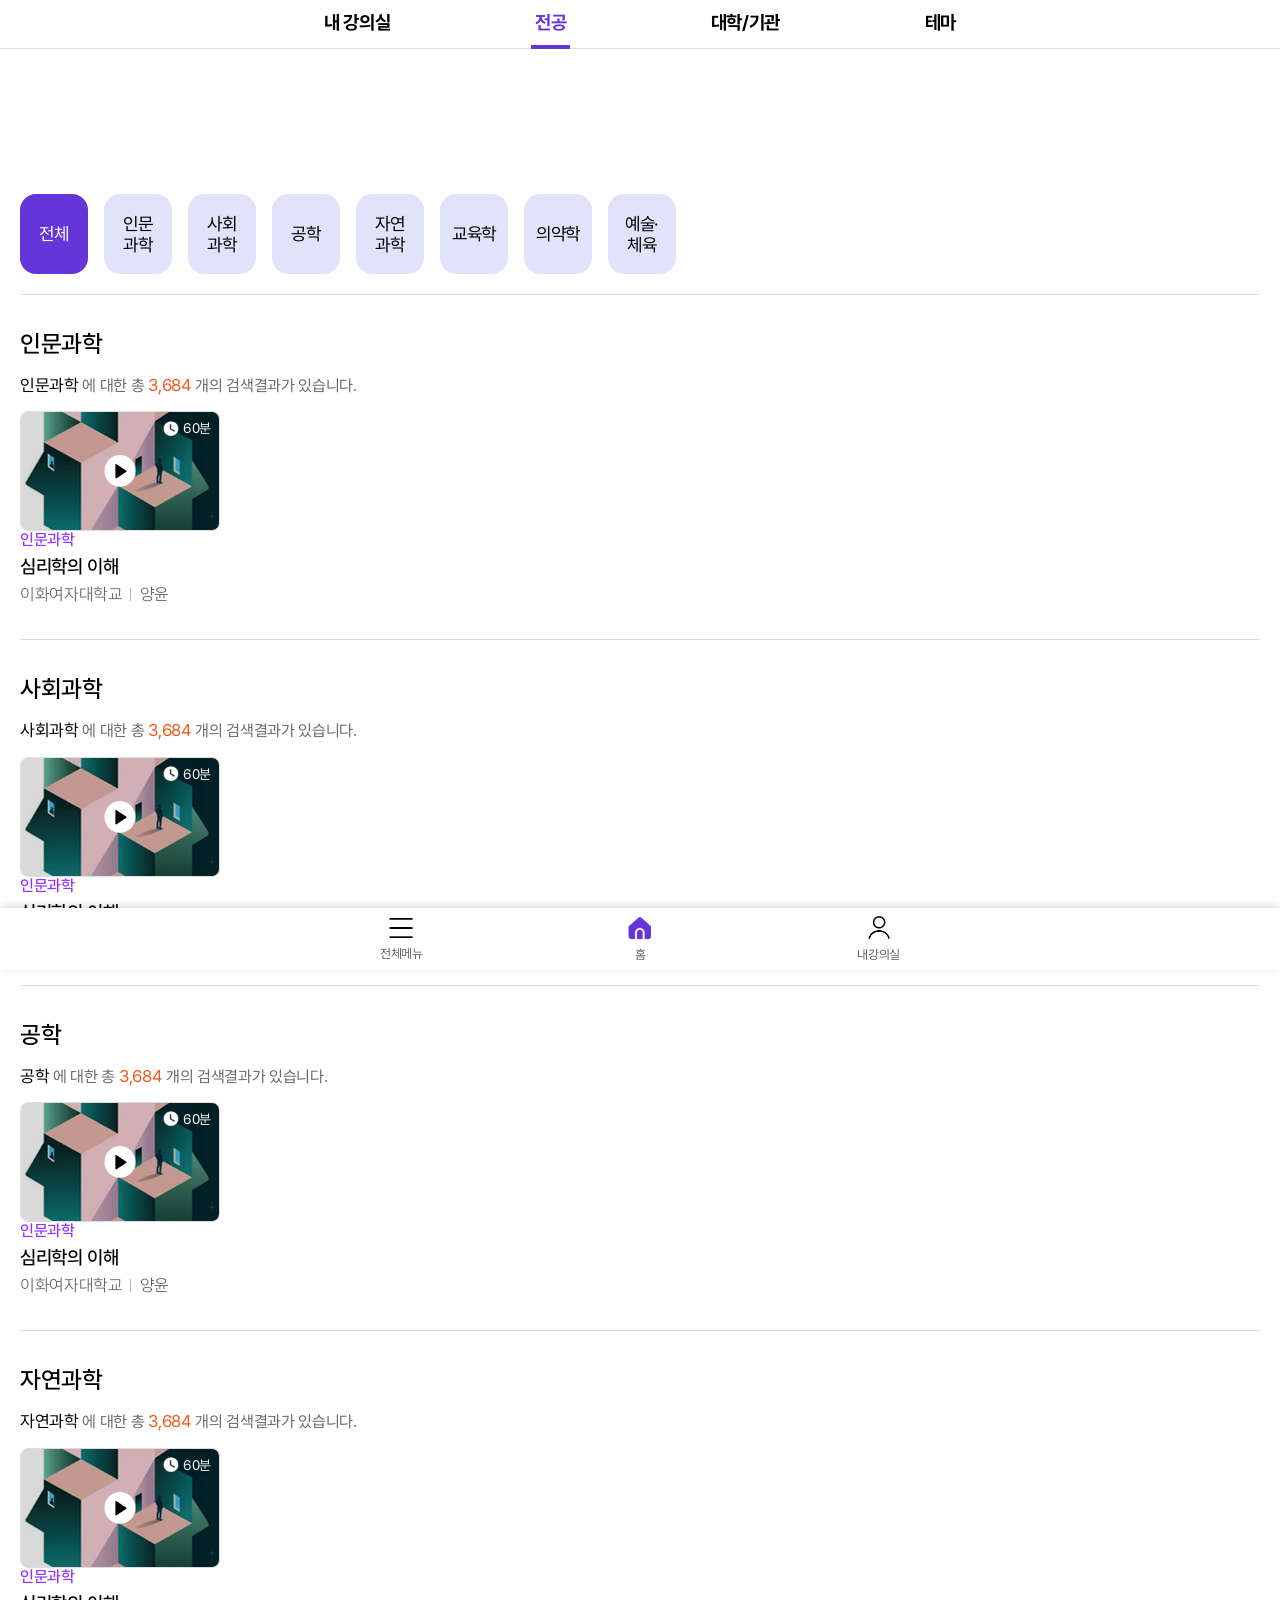
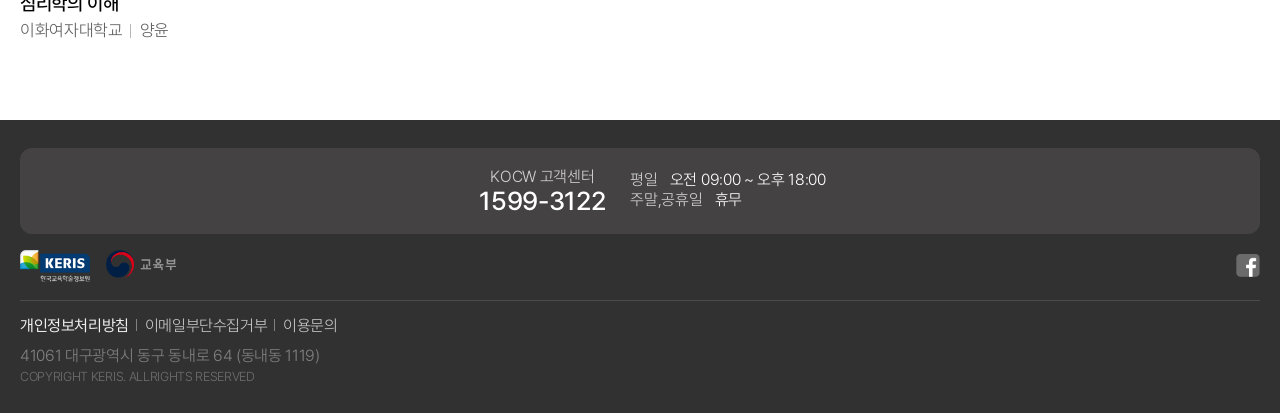
<file: mobile/majorlecture.html>
<!DOCTYPE html>
<html lang="ko">
<head>
    <meta charset="UTF-8">
    <meta http-equiv="X-UA-Compatible" content="IE=edge">
    <meta name="viewport" content="width=device-width, initial-scale=1.0, maximum-scale=1.0, user-scalable=0"/>
    <meta name="format-detection" content="telephone=no" />
    <title>KOCW</title>
    <link rel="stylesheet" href="style/css/common/reset.css">
    <link rel="stylesheet" href="style/css/common/common.css">
    <link rel="stylesheet" href="style/ui/slick.css">
    <link rel="stylesheet" href="style/ui/swiper-bundle.css">
    <link rel="stylesheet" href="style/css/theme/layout.css">
    <link rel="stylesheet" href="style/css/theme/sub.css">
    <link rel="stylesheet" href="style/css/lecture/brief.css">
    <link rel="stylesheet" href="style/css/lecture/lectureMenu.css">

    <script src="script/jquery-3.5.1.min.js"></script>
    <script src="script/jquery.easing.min.js"></script>
    <script src="script/slick.js"></script>
    <script src="script/swiper-bundle.js"></script>
    <script src="script/jquery.dotdotdot.js"></script>
    <script src="script/layout.js"></script>
    <script src="script/sub.js"></script>
</head>
<body>
    <div id="divWrapper">
        <header>
            <div id="divHeader">
                <div class="header1">
                    <div class="center">
                        <div class="left">
                            <a class="wholeMenuBtn" href="#" title="">
                                <span></span>
                                <span></span>
                                <span></span>
                            </a>
                            <h1 class="logo"><a href="#" title=""><img src="image/layout/logo.png"></a></h1>
                        </div>
                        <div class="right">
                            <!-- 로그아웃 버튼 -->
                            <a class="myMenuBtn" href="#" title=""><img src="image/layout/logout.png"></a>
                            <!-- 로그인 버튼 -->
                            <!-- <a class="loginBtn" href="#" title=""><img src="image/layout/login.png"></a> -->
                        </div>
                    </div>
                </div>
                <div class="headerSearch">
                    <div class="center">
                        <a class="searchBtn" href="#" title="검색">강의명이나 교수명을 검색해보세요</a>
                    </div>
                </div>
                <div class="header2">
                    <div class="center">
                        <div class="divTopMenu">
                            <ul>
                                <li>
                                    <a href="#" title="내 강의실">내 강의실</a>
                                </li>
                                <li class="on">
                                    <a href="#" title="전공">전공</a>
                                </li>
                                <li>
                                    <a href="#" title="대학/기관">대학/기관</a>
                                </li>
                                <li>
                                    <a href="#" title="테마">테마</a>
                                </li>
                            </ul>
                        </div>
                    </div>
                </div>
            </div>
            <div id="divSearch">
                <div class="searchBoxW">
                    <div class="center">
                        <a class="closeBtn" href="#" title="닫기"><img src="image/arrow/left1.png"></a>  
                        <form>
                            <fieldset>
                                <div class="searchBox">
                                    <input type="text" placeholder="강의명이나 교수명을 검색해보세요">
                                    <input type="reset" value="">
                                    <a class="submitBtn" href="#" title="검색"><img src="image/icon/search.png"></a>
                                </div>
                            </fieldset>
                        </form>
                    </div>
                </div>
                <div class="scrollW">
                    <div class="searchSectionW">
                        <div class="searchSection detail">
                            <div class="center">
                                <div class="searchDetailBtn">
                                    <a class="openBtn" href="#" title="상세검색">상세검색</a>
                                </div>
                                <div class="searchDetails">
                                    <form>
                                        <fieldset>
                                            <div class="searchDetail">
                                                <div class="customSelectBox">
                                                    <div class="customSelect">
                                                        <label for="field1">전체</label>
                                                        <select id="field1">
                                                            <option selected="selected">전체</option>
                                                            <option>강의명</option>
                                                            <option>교수자</option>
                                                            <option>제공기관</option>
                                                        </select>
                                                    </div>
                                                    <ul class="customSelectOpt">
                                                        <li><a href="#" title="전체">전체</a></li>
                                                        <li><a href="#" title="강의명">강의명</a></li>
                                                        <li><a href="#" title="교수자">교수자</a></li>
                                                        <li><a href="#" title="제공기관">제공기관</a></li>
                                                    </ul>
                                                </div>
                                                <input type="text" placeholder="검색어를 입력하세요">
                                                <div class="customSelectBox">
                                                    <div class="customSelect">
                                                        <label for="op1">AND</label>
                                                        <select id="op1">
                                                            <option selected="selected">AND</option>
                                                            <option>OR</option>
                                                            <option>NOT</option>
                                                        </select>
                                                    </div>
                                                    <ul class="customSelectOpt">
                                                        <li><a href="#" title="AND">AND</a></li>
                                                        <li><a href="#" title="OR">OR</a></li>
                                                        <li><a href="#" title="NOT">NOT</a></li>
                                                    </ul>
                                                </div>
                                            </div>
                                            <div class="searchDetail">
                                                <div class="customSelectBox">
                                                    <div class="customSelect">
                                                        <label for="field2">전체</label>
                                                        <select id="field2">
                                                            <option selected="selected">전체</option>
                                                            <option>강의명</option>
                                                            <option>교수자</option>
                                                            <option>제공기관</option>
                                                        </select>
                                                    </div>
                                                    <ul class="customSelectOpt">
                                                        <li><a href="#" title="전체">전체</a></li>
                                                        <li><a href="#" title="강의명">강의명</a></li>
                                                        <li><a href="#" title="교수자">교수자</a></li>
                                                        <li><a href="#" title="제공기관">제공기관</a></li>
                                                    </ul>
                                                </div>
                                                <input type="text" placeholder="검색어를 입력하세요">
                                                <div class="customSelectBox">
                                                    <div class="customSelect">
                                                        <label for="op2">AND</label>
                                                        <select id="op2">
                                                            <option selected="selected">AND</option>
                                                            <option>OR</option>
                                                            <option>NOT</option>
                                                        </select>
                                                    </div>
                                                    <ul class="customSelectOpt">
                                                        <li><a href="#" title="AND">AND</a></li>
                                                        <li><a href="#" title="OR">OR</a></li>
                                                        <li><a href="#" title="NOT">NOT</a></li>
                                                    </ul>
                                                </div>
                                            </div>
                                            <div class="searchDetail">
                                                <div class="customSelectBox">
                                                    <div class="customSelect">
                                                        <label for="field3">전체</label>
                                                        <select id="field3">
                                                            <option selected="selected">전체</option>
                                                            <option>강의명</option>
                                                            <option>교수자</option>
                                                            <option>제공기관</option>
                                                        </select>
                                                    </div>
                                                    <ul class="customSelectOpt">
                                                        <li><a href="#" title="전체">전체</a></li>
                                                        <li><a href="#" title="강의명">강의명</a></li>
                                                        <li><a href="#" title="교수자">교수자</a></li>
                                                        <li><a href="#" title="제공기관">제공기관</a></li>
                                                    </ul>
                                                </div>
                                                <input type="text" placeholder="검색어를 입력하세요">
                                            </div>
                                            <div class="langDetail">
                                                <h3>언어유형</h3>
                                                <div class="customSelectBox">
                                                    <div class="customSelect">
                                                        <label for="lang1">전체</label>
                                                        <select id="lang1">
                                                            <option>전체</option>
                                                            <option>한국어</option>
                                                            <option>영어</option>
                                                        </select>
                                                    </div>
                                                    <ul class="customSelectOpt">
                                                        <li><a href="#" title="전체">전체</a></li>
                                                        <li><a href="#" title="한국어">한국어</a></li>
                                                        <li><a href="#" title="영어">영어</a></li>
                                                    </ul>
                                                </div>
                                            </div>
                                            <a class="detailSubmit" href="#" title="검색">검색</a>
                                        </fieldset>
                                    </form>
                                </div>
                            </div>
                        </div>
                        <div class="searchSection recent">
                            <div class="center">
                                <div  class="sectionTop">
                                    <h3>최근 검색어</h3>
                                    <ul class="controlW">
                                        <li>
                                            <input type="checkbox" id="autoSave">
                                            <div class="switchTrack"><div class="switch"></div></div>
                                            <label for="autoSave">자동저장</label>
                                        </li>
                                        <li><a href="#" title="전체삭제">전체삭제</a></li>
                                    </ul>
                                </div>
                                <ul class="recentList">
                                    <li><a class="title" href="#" title="대학교육">대학교육</a><a class="delete" href="#" title="삭제"><img src="image/icon/delete.png"></a></li>
                                    <li><a class="title" href="#" title="AI">AI</a><a class="delete" href="#" title="삭제"><img src="image/icon/delete.png"></a></li>
                                    <li><a class="title" href="#" title="영어회화">영어회화</a><a class="delete" href="#" title="삭제"><img src="image/icon/delete.png"></a></li>
                                    <li><a class="title" href="#" title="미래사회">미래사회</a><a class="delete" href="#" title="삭제"><img src="image/icon/delete.png"></a></li>
                                    <li><a class="title" href="#" title="메타버스">메타버스</a><a class="delete" href="#" title="삭제"><img src="image/icon/delete.png"></a></li>
                                    <li><a class="title" href="#" title="연구">연구</a><a class="delete" href="#" title="삭제"><img src="image/icon/delete.png"></a></li>
                                </ul>
                            </div>
                        </div>
                        <div class="searchSection popular">
                            <div class="center">
                                <div class="sectionTop">
                                    <h3>인기 검색어</h3>
                                </div>
                                <ul class="popularList">
                                    <li><a href="#" title="메타버스"><span class="number">1</span><span class="title">메타버스</span></a></li>
                                    <li><a href="#" title="컴퓨터 네트워크"><span class="number">2</span><span class="title">컴퓨터 네트워크</span></a></li>
                                    <li><a href="#" title="심리학"><span class="number">3</span><span class="title">심리학</span></a></li>
                                    <li><a href="#" title="서양철학"><span class="number">4</span><span class="title">서양철학</span></a></li>
                                    <li><a href="#" title="인공지능"><span class="number">5</span><span class="title">인공지능</span></a></li>
                                    <li class="toggle"><a href="#" title="영어회화"><span class="number">6</span><span class="title">영어회화</span></a></li>
                                    <li class="toggle"><a href="#" title="대학교육"><span class="number">7</span><span class="title">대학교육</span></a></li>
                                    <li class="toggle"><a href="#" title="AI"><span class="number">8</span><span class="title">AI</span></a></li>
                                    <li class="toggle"><a href="#" title="연구"><span class="number">9</span><span class="title">연구</span></a></li>
                                    <li class="toggle"><a href="#" title="미래사회"><span class="number">10</span><span class="title">미래사회</span></a></li>
                                </ul>
                                <a class="popularMoreBtn" href="#" title="6~10dnl 보기">6 ~ 10위 보기</a>
                            </div>
                        </div>
                    </div>
                </div>
                
            </div>
            <div id="divWholeMenu">
                <div class="wholeMenuTop">
                    <p><span class="userName">이대한</span>님 반가워요!</p>
                    <a class="logoutBtn" href="#" title="로그아웃">로그아웃</a>
                </div>
                <div class="wholeMenuBot">
                    <ul class="depth1">
                        <li>
                            <a href="#" title="내 강의실">내 강의실</a>
                            <ul class="depth2">
                                <li><a href="#" title="최근 본 강의">최근 본 강의</a></li>
                                <li><a href="#" title="강의리스트">강의리스트</a></li>
                                <li><a href="#" title="수강확인증 강의">수강확인증 강의</a></li>
                                <li><a href="#" title="내 강의 클립">내 강의 클립</a></li>
                            </ul>
                        </li>
                        <li class="on">
                            <a href="#" title="전공강의">전공강의</a>
                            <ul class="depth2">
                                <li><a href="#" title="인문과학">인문과학</a></li>
                                <li><a href="#" title="사회과학">사회과학</a></li>
                                <li><a href="#" title="공학">공학</a></li>
                                <li><a href="#" title="자연과학">자연과학</a></li>
                                <li><a href="#" title="교육학">교육학</a></li>
                                <li><a href="#" title="의약학">의약학</a></li>
                                <li><a href="#" title="예술·체육">예술·체육</a></li>
                            </ul>
                        </li>
                        <li>
                            <a href="#" title="대학/기관강의">대학/기관강의</a>
                        </li>
                        <li>
                            <a href="#" title="테마강의">테마강의</a>
                            <ul class="depth2">
                                <li><a href="#" title="직업·직무 교육과정">직업·직무 교육과정</a></li>
                                <li><a href="#" title="대학기초강의">대학기초강의</a></li>
                                <li><a href="#" title="sw교육">sw교육</a></li>
                                <li><a href="#" title="4차산업혁명">4차산업혁명</a></li>
                                <li><a href="#" title="취업대비">취업대비</a></li>
                                <li><a href="#" title="임용&자격증">임용&자격증</a></li>
                                <li><a href="#" title="교양세미나">교양세미나</a></li>
                                <li><a href="#" title="영어&해외특강">영어&해외특강</a></li>
                                <li><a href="#" title="Lectures in English">Lectures in English</a></li>
                                <li><a href="#" title="스마트 교수법">스마트 교수법</a></li>
                                <li><a href="#" title="독학학위전공">독학학위전공</a></li>
                                <li><a href="#" title="한국어·한국문화">한국어·한국문화</a></li>
                                <li><a href="#" title="스페셜 채널">스페셜 채널</a></li>
                                <li><a href="#" title="자막제공 강의">자막제공 강의</a></li>
                                <li><a href="#" title="수강확인증 강의">수강확인증 강의</a></li>
                            </ul>
                        </li>
                        <li>
                            <a href="#" title="공지사항">공지사항</a>
                            <ul class="depth2">
                                <li><a href="#" title="공지사항">공지사항</a></li>
                                <li><a href="#" title="뉴스레터">뉴스레터</a></li>
                            </ul>
                        </li>
                        <li><a href="#" title="KOCW란?">KOCW란?</a></li>
                        <li><a href="#" title="서비스도움말">서비스도움말</a></li>
                        <li><a href="#" title="대학담당자">대학담당자</a></li>
                    </ul>
                </div>
                <a class="wholeMenuClose" href="#" title="전체메뉴 닫기"><img src="image/icon/close.png"></a>
            </div>
            <div class="headerBg"></div>
        </header>
        <div id="divContentsW">
            <div id="divContents">
                <div class="searchMenuW">
                    <div class="menuType1">
                        <div class="depth1W">
                            <div class="allSlide on">
                                <a href="#" title="전체">
                                    <span class="title">전체</span>
                                </a>
                            </div>
                            <div class="swiper">
                                <ul class="depth1 swiper-wrapper">
                                    <li class="swiper-slide">
                                        <a href="#" title="인문과학">
                                            <span class="title">인문 과학</span>
                                        </a>
                                    </li>
                                    <li class="swiper-slide">
                                        <a href="#" title="사회과학">
                                            <span class="title">사회 과학</span>
                                        </a>
                                    </li>
                                    <li class="swiper-slide">
                                        <a href="#" title="공학">
                                            <span class="title">공학</span>
                                        </a>
                                    </li>
                                    <li class="swiper-slide">
                                        <a href="#" title="자연과학">
                                            <span class="title">자연 과학</span>
                                        </a>
                                    </li>
                                    <li class="swiper-slide">
                                        <a href="#" title="교육학">
                                            <span class="title">교육학</span>
                                        </a>
                                        
                                    </li>
                                    <li class="swiper-slide">
                                        <a href="#" title="의약학">
                                            <span class="title">의약학</span>
                                        </a>
                                    </li>
                                    <li class="swiper-slide">
                                        <a href="#" title="예술·체육">
                                            <span class="title">예술·체육</span>
                                        </a>
                                    </li>
                                </ul>
                            </div>
                        </div>
                        <div class="depth2W">
                            <ul class="depth2">
                                <li class="">
                                    <a href="#" title="언어·문학">
                                        <span class="title">언어·문학</span>
                                        <span class="count">(1,749)</span>
                                    </a>
                                    <div class="depth3W">
                                        <ul class="depth3">
                                            <li class="">
                                                <a href="#" title="언어과학">
                                                    <span class="title">언어과학</span>
                                                    <span class="count">(163)</span>
                                                </a>
                                            </li>
                                            <li class="">
                                                <a href="#" title="국어국문학">
                                                    <span class="title">국어국문학</span>
                                                    <span class="count">(194)</span>
                                                </a>
                                            </li>
                                            <li class="">
                                                <a href="#" title="일어일문학">
                                                    <span class="title">일어일문학</span>
                                                    <span class="count">(120)</span>
                                                </a>
                                            </li>
                                            <li class="">
                                                <a href="#" title="중어중문학">
                                                    <span class="title">중어중문학</span>
                                                    <span class="count">(216)</span>
                                                </a>
                                            </li>
                                            <li class="">
                                                <a href="#" title="중앙아시아학">
                                                    <span class="title">중앙아시아학</span>
                                                    <span class="count">(4)</span>
                                                </a>
                                            </li>
                                            <li class="">
                                                <a href="#" title="터어키어학">
                                                    <span class="title">터어키어학</span>
                                                    <span class="count">(1)</span>
                                                </a>
                                            </li>
                                            <li class="">
                                                <a href="#" title="동양어문학">
                                                    <span class="title">동양어문학</span>
                                                    <span class="count">(22)</span>
                                                </a>
                                            </li>
                                            <li class="">
                                                <a href="#" title="영어영문학">
                                                    <span class="title">영어영문학</span>
                                                    <span class="count">(236)</span>
                                                </a>
                                            </li>
                                            <li class="">
                                                <a href="#" title="영어학">
                                                    <span class="title">영어학</span>
                                                    <span class="count">(418)</span>
                                                </a>
                                            </li>
                                            <li class="">
                                                <a href="#" title="독어독문학">
                                                    <span class="title">독어독문학</span>
                                                    <span class="count">(61)</span>
                                                </a>
                                            </li>
                                            <li class="">
                                                <a href="#" title="러시아어문학">
                                                    <span class="title">러시아어문학</span>
                                                    <span class="count">(31)</span>
                                                </a>
                                            </li>
                                            <li class="">
                                                <a href="#" title="스페인어학">
                                                    <span class="title">스페인어학</span>
                                                    <span class="count">(163)</span>
                                                </a>
                                            </li>
                                            <li class="">
                                                <a href="#" title="서반아어학">
                                                    <span class="title">서반아어학</span>
                                                    <span class="count">(163)</span>
                                                </a>
                                            </li>
                                            <li class="">
                                                <a href="#" title="서어서문학">
                                                    <span class="title">서어서문학</span>
                                                    <span class="count">(163)</span>
                                                </a>
                                            </li>
                                            <li class="">
                                                <a href="#" title="불어불문학">
                                                    <span class="title">불어불문학</span>
                                                    <span class="count">(163)</span>
                                                </a>
                                            </li>
                                            <li class="">
                                                <a href="#" title="네덜란드어학">
                                                    <span class="title">네덜란드어학</span>
                                                    <span class="count">(163)</span>
                                                </a>
                                            </li>
                                            <li class="">
                                                <a href="#" title="루마니아어학">
                                                    <span class="title">루마니아어학</span>
                                                    <span class="count">(163)</span>
                                                </a>
                                            </li>
                                            <li class="">
                                                <a href="#" title="베트남어학">
                                                    <span class="title">베트남어학</span>
                                                    <span class="count">(163)</span>
                                                </a>
                                            </li>
                                            <li class="">
                                                <a href="#" title="아랍어학">
                                                    <span class="title">아랍어학</span>
                                                    <span class="count">(163)</span>
                                                </a>
                                            </li>
                                            <li class="">
                                                <a href="#" title="아프리카어학">
                                                    <span class="title">아프리카어학</span>
                                                    <span class="count">(163)</span>
                                                </a>
                                            </li>
        
                                            <li class="">
                                                <a href="#" title="유고어학">
                                                    <span class="title">유고어학</span>
                                                    <span class="count">(163)</span>
                                                </a>
                                            </li>
                                            <li class="">
                                                <a href="#" title="이태리어학">
                                                    <span class="title">이태리어학</span>
                                                    <span class="count">(163)</span>
                                                </a>
                                            </li>
                                            <li class="">
                                                <a href="#" title="인도어학">
                                                    <span class="title">인도어학</span>
                                                    <span class="count">(163)</span>
                                                </a>
                                            </li>
                                            <li class="">
                                                <a href="#" title="체코어학">
                                                    <span class="title">체코어학</span>
                                                    <span class="count">(163)</span>
                                                </a>
                                            </li>
                                            <li class="">
                                                <a href="#" title="태국어학">
                                                    <span class="title">태국어학</span>
                                                    <span class="count">(163)</span>
                                                </a>
                                            </li>
                                            <li class="">
                                                <a href="#" title="포르투갈어학">
                                                    <span class="title">포르투갈어학</span>
                                                    <span class="count">(163)</span>
                                                </a>
                                            </li>
                                            <li class="">
                                                <a href="#" title="헝가리어학">
                                                    <span class="title">헝가리어학</span>
                                                    <span class="count">(163)</span>
                                                </a>
                                            </li>
                                            <li class="">
                                                <a href="#" title="한문학">
                                                    <span class="title">한문학</span>
                                                    <span class="count">(163)</span>
                                                </a>
                                            </li>
                                            <li class="">
                                                <a href="#" title="한국어학">
                                                    <span class="title">한국어학</span>
                                                    <span class="count">(163)</span>
                                                </a>
                                            </li>
                                        </ul>
                                    </div>
                                </li>
                                <li>
                                    <a href="#" title="인문과학기타">
                                        <span class="title">인문과학기타</span>
                                        <span class="count">(1,930)</span>
                                    </a>
                                    <div class="depth3W">
                                        <ul class="depth3">
                                            <li class="">
                                                <a href="#" title="문헌정보학">
                                                    <span class="title">문헌정보학</span>
                                                    <span class="count">(163)</span>
                                                </a>
                                            </li>
                                            <li class="">
                                                <a href="#" title="고고학">
                                                    <span class="title">고고학</span>
                                                    <span class="count">(194)</span>
                                                </a>
                                            </li>
                                            <li class="">
                                                <a href="#" title="국민윤리학">
                                                    <span class="title">국민윤리학</span>
                                                    <span class="count">(120)</span>
                                                </a>
                                            </li>
                                            <li class="">
                                                <a href="#" title="국제문화정보학">
                                                    <span class="title">국제문화정보학</span>
                                                    <span class="count">(216)</span>
                                                </a>
                                            </li>
                                            <li class="">
                                                <a href="#" title="문예창작학">
                                                    <span class="title">문예창작학</span>
                                                    <span class="count">(4)</span>
                                                </a>
                                            </li>
                                            <li class="">
                                                <a href="#" title="미학">
                                                    <span class="title">미학</span>
                                                    <span class="count">(1)</span>
                                                </a>
                                            </li>
                                            <li class="">
                                                <a href="#" title="민속학">
                                                    <span class="title">민속학</span>
                                                    <span class="count">(22)</span>
                                                </a>
                                            </li>
                                            <li class="">
                                                <a href="#" title="북한학">
                                                    <span class="title">북한학</span>
                                                    <span class="count">(236)</span>
                                                </a>
                                            </li>
                                            <li class="">
                                                <a href="#" title="불교학">
                                                    <span class="title">불교학</span>
                                                    <span class="count">(418)</span>
                                                </a>
                                            </li>
                                            <li class="">
                                                <a href="#" title="사학">
                                                    <span class="title">사학</span>
                                                    <span class="count">(61)</span>
                                                </a>
                                            </li>
                                            <li class="">
                                                <a href="#" title="선교학">
                                                    <span class="title">선교학</span>
                                                    <span class="count">(31)</span>
                                                </a>
                                            </li>
                                            <li class="">
                                                <a href="#" title="신학">
                                                    <span class="title">신학</span>
                                                    <span class="count">(163)</span>
                                                </a>
                                            </li>
                                            <li class="">
                                                <a href="#" title="심리학">
                                                    <span class="title">심리학</span>
                                                    <span class="count">(163)</span>
                                                </a>
                                            </li>
                                            <li class="">
                                                <a href="#" title="인류학">
                                                    <span class="title">인류학</span>
                                                    <span class="count">(163)</span>
                                                </a>
                                            </li>
                                            <li class="">
                                                <a href="#" title="인문학">
                                                    <span class="title">인문학</span>
                                                    <span class="count">(163)</span>
                                                </a>
                                            </li>
                                            <li class="">
                                                <a href="#" title="종교학">
                                                    <span class="title">종교학</span>
                                                    <span class="count">(163)</span>
                                                </a>
                                            </li>
                                            <li class="">
                                                <a href="#" title="중국학">
                                                    <span class="title">중국학</span>
                                                    <span class="count">(163)</span>
                                                </a>
                                            </li>
                                            <li class="">
                                                <a href="#" title="러시아학">
                                                    <span class="title">러시아학</span>
                                                    <span class="count">(163)</span>
                                                </a>
                                            </li>
                                            <li class="">
                                                <a href="#" title="미국학">
                                                    <span class="title">미국학</span>
                                                    <span class="count">(163)</span>
                                                </a>
                                            </li>
                                            <li class="">
                                                <a href="#" title="독일학">
                                                    <span class="title">독일학</span>
                                                    <span class="count">(163)</span>
                                                </a>
                                            </li>
                                            <li class="">
                                                <a href="#" title="프랑스학">
                                                    <span class="title">프랑스학</span>
                                                    <span class="count">(163)</span>
                                                </a>
                                            </li>
                                            <li class="">
                                                <a href="#" title="유럽학">
                                                    <span class="title">유럽학</span>
                                                    <span class="count">(163)</span>
                                                </a>
                                            </li>
                                            <li class="">
                                                <a href="#" title="일본학">
                                                    <span class="title">일본학</span>
                                                    <span class="count">(163)</span>
                                                </a>
                                            </li>
                                            <li class="">
                                                <a href="#" title="지역학">
                                                    <span class="title">지역학</span>
                                                    <span class="count">(163)</span>
                                                </a>
                                            </li>
                                            <li class="">
                                                <a href="#" title="철학">
                                                    <span class="title">철학</span>
                                                    <span class="count">(163)</span>
                                                </a>
                                            </li>
                                            <li class="">
                                                <a href="#" title="기타">
                                                    <span class="title">기타</span>
                                                    <span class="count">(163)</span>
                                                </a>
                                            </li>
                                        </ul>
                                    </div>
                                </li>
                            </ul>
                            <ul class="depth2">
                                <li>
                                    <a href="#" title="경영·경제">
                                        <span class="title">경영·경제</span>
                                        <span class="count">(4,530)</span>
                                    </a>
                                    <div class="depth3W">
                                        <ul class="depth3">
                                            <li class="">
                                                <a href="#" title="e-비지니스학">
                                                    <span class="title">e-비지니스학</span>
                                                    <span class="count">(163)</span>
                                                </a>
                                            </li>
                                            <li class="">
                                                <a href="#" title="경영학">
                                                    <span class="title">경영학</span>
                                                    <span class="count">(163)</span>
                                                </a>
                                            </li>
                                            <li class="">
                                                <a href="#" title="경제학">
                                                    <span class="title">경제학</span>
                                                    <span class="count">(163)</span>
                                                </a>
                                            </li>
                                            <li class="">
                                                <a href="#" title="관광경영학">
                                                    <span class="title">관광경영학</span>
                                                    <span class="count">(163)</span>
                                                </a>
                                            </li>
                                            <li class="">
                                                <a href="#" title="광고홍보학">
                                                    <span class="title">광고홍보학</span>
                                                    <span class="count">(163)</span>
                                                </a>
                                            </li>
                                            <li class="">
                                                <a href="#" title="국제경영 및 통상학">
                                                    <span class="title">국제경영 및 통상학</span>
                                                    <span class="count">(163)</span>
                                                </a>
                                            </li>
                                            <li class="">
                                                <a href="#" title="금융보험학">
                                                    <span class="title">금융보험학</span>
                                                    <span class="count">(163)</span>
                                                </a>
                                            </li>
                                            <li class="">
                                                <a href="#" title="농업경제학">
                                                    <span class="title">농업경제학</span>
                                                    <span class="count">(163)</span>
                                                </a>
                                            </li>
                                            <li class="">
                                                <a href="#" title="벤처창업학">
                                                    <span class="title">벤처창업학</span>
                                                    <span class="count">(163)</span>
                                                </a>
                                            </li>
                                            <li class="">
                                                <a href="#" title="산업경영학">
                                                    <span class="title">산업경영학</span>
                                                    <span class="count">(163)</span>
                                                </a>
                                            </li>
                                            <li class="">
                                                <a href="#" title="세무학">
                                                    <span class="title">세무학</span>
                                                    <span class="count">(163)</span>
                                                </a>
                                            </li>
                                            <li class="">
                                                <a href="#" title="유통학">
                                                    <span class="title">유통학</span>
                                                    <span class="count">(163)</span>
                                                </a>
                                            </li>
                                            <li class="">
                                                <a href="#" title="전자상거래학">
                                                    <span class="title">전자상거래학</span>
                                                    <span class="count">(163)</span>
                                                </a>
                                            </li>
                                            <li class="">
                                                <a href="#" title="부동산학">
                                                    <span class="title">부동산학</span>
                                                    <span class="count">(163)</span>
                                                </a>
                                            </li>
                                            <li class="">
                                                <a href="#" title="회계학">
                                                    <span class="title">회계학</span>
                                                    <span class="count">(163)</span>
                                                </a>
                                            </li>
                                        </ul>
                                    </div>
                                </li>
                                <li>
                                    <a href="#" title="법률">
                                        <span class="title">법률</span>
                                        <span class="count">(4,530)</span>
                                    </a>
                                    <div class="depth3W">
                                        <ul class="depth3">
                                            <li class="">
                                                <a href="#" title="국제법무학">
                                                    <span class="title">국제법무학</span>
                                                    <span class="count">(163)</span>
                                                </a>
                                            </li>
                                            <li class="">
                                                <a href="#" title="법학">
                                                    <span class="title">법학</span>
                                                    <span class="count">(163)</span>
                                                </a>
                                            </li>
                                        </ul>
                                    </div>
                                </li>
                                <li>
                                    <a href="#" title="사회과학기타">
                                        <span class="title">사회과학기타</span>
                                        <span class="count">(4,530)</span>
                                    </a>
                                    <div class="depth3W">
                                        <ul class="depth3">
                                            <li class="">
                                                <a href="#" title="경찰행정학">
                                                    <span class="title">경찰행정학</span>
                                                    <span class="count">(163)</span>
                                                </a>
                                            </li>
                                            <li class="">
                                                <a href="#" title="노인복지학">
                                                    <span class="title">노인복지학</span>
                                                    <span class="count">(163)</span>
                                                </a>
                                            </li>
                                            <li class="">
                                                <a href="#" title="미디어학">
                                                    <span class="title">미디어학</span>
                                                    <span class="count">(163)</span>
                                                </a>
                                            </li>
                                            <li class="">
                                                <a href="#" title="보건행정학">
                                                    <span class="title">보건행정학</span>
                                                    <span class="count">(163)</span>
                                                </a>
                                            </li>
                                            <li class="">
                                                <a href="#" title="비서행정학">
                                                    <span class="title">비서행정학</span>
                                                    <span class="count">(163)</span>
                                                </a>
                                            </li>
                                            <li class="">
                                                <a href="#" title="사회복지학">
                                                    <span class="title">사회복지학</span>
                                                    <span class="count">(163)</span>
                                                </a>
                                            </li>
                                            <li class="">
                                                <a href="#" title="사회학">
                                                    <span class="title">사회학</span>
                                                    <span class="count">(163)</span>
                                                </a>
                                            </li>
                                            <li class="">
                                                <a href="#" title="신문방송학">
                                                    <span class="title">신문방송학</span>
                                                    <span class="count">(163)</span>
                                                </a>
                                            </li>
                                            <li class="">
                                                <a href="#" title="아동복지학">
                                                    <span class="title">아동복지학</span>
                                                    <span class="count">(163)</span>
                                                </a>
                                            </li>
                                            <li class="">
                                                <a href="#" title="아동학">
                                                    <span class="title">아동학</span>
                                                    <span class="count">(163)</span>
                                                </a>
                                            </li>
                                            <li class="">
                                                <a href="#" title="언론홍보학">
                                                    <span class="title">언론홍보학</span>
                                                    <span class="count">(163)</span>
                                                </a>
                                            </li>
                                            <li class="">
                                                <a href="#" title="외교학">
                                                    <span class="title">외교학</span>
                                                    <span class="count">(163)</span>
                                                </a>
                                            </li>
                                            <li class="">
                                                <a href="#" title="정보보호학">
                                                    <span class="title">정보보호학</span>
                                                    <span class="count">(163)</span>
                                                </a>
                                            </li>
                                            <li class="">
                                                <a href="#" title="정치외교학">
                                                    <span class="title">정치외교학</span>
                                                    <span class="count">(163)</span>
                                                </a>
                                            </li>
                                            <li class="">
                                                <a href="#" title="지식정보학">
                                                    <span class="title">지식정보학</span>
                                                    <span class="count">(163)</span>
                                                </a>
                                            </li>
                                            <li class="">
                                                <a href="#" title="지역개발학">
                                                    <span class="title">지역개발학</span>
                                                    <span class="count">(163)</span>
                                                </a>
                                            </li>
                                            <li class="">
                                                <a href="#" title="청소년지도학">
                                                    <span class="title">청소년지도학</span>
                                                    <span class="count">(163)</span>
                                                </a>
                                            </li>
                                            <li class="">
                                                <a href="#" title="해양경찰학">
                                                    <span class="title">해양경찰학</span>
                                                    <span class="count">(163)</span>
                                                </a>
                                            </li>
                                            <li class="">
                                                <a href="#" title="행정학">
                                                    <span class="title">행정학</span>
                                                    <span class="count">(163)</span>
                                                </a>
                                            </li>
                                            <li class="">
                                                <a href="#" title="여성학">
                                                    <span class="title">여성학</span>
                                                    <span class="count">(163)</span>
                                                </a>
                                            </li>
                                            <li class="">
                                                <a href="#" title="기타">
                                                    <span class="title">기타</span>
                                                    <span class="count">(163)</span>
                                                </a>
                                            </li>
                                        </ul>
                                    </div>
                                </li>
                            </ul>
                            <ul class="depth2">
                                <li>
                                    <a href="#" title="건축">
                                        <span class="title">건축</span>
                                        <span class="count">(3,548)</span>
                                    </a>
                                    <div class="depth3W">
                                        <ul class="depth3">
                                            <li class="">
                                                <a href="#" title="건축공학">
                                                    <span class="title">건축공학</span>
                                                    <span class="count">(163)</span>
                                                </a>
                                            </li>
                                            <li class="">
                                                <a href="#" title="건축학">
                                                    <span class="title">건축학</span>
                                                    <span class="count">(163)</span>
                                                </a>
                                            </li>
                                        </ul>
                                    </div>
                                </li>
                                <li>
                                    <a href="#" title="토목·도시">
                                        <span class="title">토목·도시</span>
                                        <span class="count">(3,548)</span>
                                    </a>
                                    <div class="depth3W">
                                        <ul class="depth3">
                                            <li class="">
                                                <a href="#" title="교통공학">
                                                    <span class="title">교통공학</span>
                                                    <span class="count">(163)</span>
                                                </a>
                                            </li>
                                            <li class="">
                                                <a href="#" title="도시계획학">
                                                    <span class="title">도시계획학</span>
                                                    <span class="count">(163)</span>
                                                </a>
                                            </li>
                                            <li class="">
                                                <a href="#" title="도시공학">
                                                    <span class="title">도시공학</span>
                                                    <span class="count">(163)</span>
                                                </a>
                                            </li>
                                            <li class="">
                                                <a href="#" title="운항시스템학">
                                                    <span class="title">운항시스템학</span>
                                                    <span class="count">(163)</span>
                                                </a>
                                            </li>
                                            <li class="">
                                                <a href="#" title="토목공학">
                                                    <span class="title">토목공학</span>
                                                    <span class="count">(163)</span>
                                                </a>
                                            </li>
                                            <li class="">
                                                <a href="#" title="항공우주공학">
                                                    <span class="title">항공우주공학</span>
                                                    <span class="count">(163)</span>
                                                </a>
                                            </li>
                                            <li class="">
                                                <a href="#" title="항공운항학">
                                                    <span class="title">항공운항학</span>
                                                    <span class="count">(163)</span>
                                                </a>
                                            </li>
                                            <li class="">
                                                <a href="#" title="항해학">
                                                    <span class="title">항해학</span>
                                                    <span class="count">(163)</span>
                                                </a>
                                            </li>
                                            <li class="">
                                                <a href="#" title="해양공학">
                                                    <span class="title">해양공학</span>
                                                    <span class="count">(163)</span>
                                                </a>
                                            </li>
                                            <li class="">
                                                <a href="#" title="해양시스템학">
                                                    <span class="title">해양시스템학</span>
                                                    <span class="count">(163)</span>
                                                </a>
                                            </li>
                                        </ul>
                                    </div>
                                </li>
                                <li>
                                    <a href="#" title="기계·금속">
                                        <span class="title">기계·금속</span>
                                        <span class="count">(3,548)</span>
                                    </a>
                                    <div class="depth3W">
                                        <ul class="depth3">
                                            <li class="">
                                                <a href="#" title="금속공학">
                                                    <span class="title">금속공학</span>
                                                    <span class="count">(163)</span>
                                                </a>
                                            </li>
                                            <li class="">
                                                <a href="#" title="기계공학">
                                                    <span class="title">기계공학</span>
                                                    <span class="count">(163)</span>
                                                </a>
                                            </li>
                                            <li class="">
                                                <a href="#" title="기계설계공학">
                                                    <span class="title">기계설계공학</span>
                                                    <span class="count">(163)</span>
                                                </a>
                                            </li>
                                            <li class="">
                                                <a href="#" title="자동차공학">
                                                    <span class="title">자동차공학</span>
                                                    <span class="count">(163)</span>
                                                </a>
                                            </li>
                                            <li class="">
                                                <a href="#" title="조선공학">
                                                    <span class="title">조선공학</span>
                                                    <span class="count">(163)</span>
                                                </a>
                                            </li>
                                        </ul>
                                    </div>
                                </li>
                                <li>
                                    <a href="#" title="전기·전자">
                                        <span class="title">전기·전자</span>
                                        <span class="count">(3,548)</span>
                                    </a>
                                    <div class="depth3W">
                                        <ul class="depth3">
                                            <li class="">
                                                <a href="#" title="전기공학">
                                                    <span class="title">전기공학</span>
                                                    <span class="count">(163)</span>
                                                </a>
                                            </li>
                                            <li class="">
                                                <a href="#" title="전기전자공학">
                                                    <span class="title">전기전자공학</span>
                                                    <span class="count">(163)</span>
                                                </a>
                                            </li>
                                            <li class="">
                                                <a href="#" title="전기제어공학">
                                                    <span class="title">전기제어공학</span>
                                                    <span class="count">(163)</span>
                                                </a>
                                            </li>
                                            <li class="">
                                                <a href="#" title="전자공학">
                                                    <span class="title">전자공학</span>
                                                    <span class="count">(163)</span>
                                                </a>
                                            </li>
                                            <li class="">
                                                <a href="#" title="전파공학">
                                                    <span class="title">전파공학</span>
                                                    <span class="count">(163)</span>
                                                </a>
                                            </li>
                                            <li class="">
                                                <a href="#" title="제어계측공학">
                                                    <span class="title">제어계측공학</span>
                                                    <span class="count">(163)</span>
                                                </a>
                                            </li>
                                        </ul>
                                    </div>
                                </li>
                                <li>
                                    <a href="#" title="정밀·에너지">
                                        <span class="title">정밀·에너지</span>
                                        <span class="count">(3,548)</span>
                                    </a>
                                    <div class="depth3W">
                                        <ul class="depth3">
                                            <li class="">
                                                <a href="#" title="고분자공학">
                                                    <span class="title">고분자공학</span>
                                                    <span class="count">(163)</span>
                                                </a>
                                            </li>
                                            <li class="">
                                                <a href="#" title="광학공학">
                                                    <span class="title">광학공학</span>
                                                    <span class="count">(163)</span>
                                                </a>
                                            </li>
                                            <li class="">
                                                <a href="#" title="나노공학">
                                                    <span class="title">나노공학</span>
                                                    <span class="count">(163)</span>
                                                </a>
                                            </li>
                                            <li class="">
                                                <a href="#" title="반도체학">
                                                    <span class="title">반도체학</span>
                                                    <span class="count">(163)</span>
                                                </a>
                                            </li>
                                            <li class="">
                                                <a href="#" title="섬유공학">
                                                    <span class="title">섬유공학</span>
                                                    <span class="count">(163)</span>
                                                </a>
                                            </li>
                                            <li class="">
                                                <a href="#" title="세라믹공학">
                                                    <span class="title">세라믹공힉</span>
                                                    <span class="count">(163)</span>
                                                </a>
                                            </li>
                                            <li class="">
                                                <a href="#" title="신소재공학">
                                                    <span class="title">신소재공학</span>
                                                    <span class="count">(163)</span>
                                                </a>
                                            </li>
                                            <li class="">
                                                <a href="#" title="원자력공학">
                                                    <span class="title">원자력공학</span>
                                                    <span class="count">(163)</span>
                                                </a>
                                            </li>
                                            <li class="">
                                                <a href="#" title="재료공학">
                                                    <span class="title">재료공학</span>
                                                    <span class="count">(163)</span>
                                                </a>
                                            </li>
                                        </ul>
                                    </div>
                                </li>
                                <li>
                                    <a href="#" title="컴퓨터·통신">
                                        <span class="title">컴퓨터·통신</span>
                                        <span class="count">(3,548)</span>
                                    </a>
                                    <div class="depth3W">
                                        <ul class="depth3">
                                            <li class="">
                                                <a href="#" title="게임공학">
                                                    <span class="title">게임공학</span>
                                                    <span class="count">(163)</span>
                                                </a>
                                            </li>
                                            <li class="">
                                                <a href="#" title="멀티미디어학">
                                                    <span class="title">멀티미디어학</span>
                                                    <span class="count">(163)</span>
                                                </a>
                                            </li>
                                            <li class="">
                                                <a href="#" title="소프트웨어공학">
                                                    <span class="title">소프트웨어공학</span>
                                                    <span class="count">(163)</span>
                                                </a>
                                            </li>
                                            <li class="">
                                                <a href="#" title="정보과학">
                                                    <span class="title">정보과학</span>
                                                    <span class="count">(163)</span>
                                                </a>
                                            </li>
                                            <li class="">
                                                <a href="#" title="정보통신공학">
                                                    <span class="title">정보통신공학</span>
                                                    <span class="count">(163)</span>
                                                </a>
                                            </li>
                                            <li class="">
                                                <a href="#" title="컴퓨터공학">
                                                    <span class="title">컴퓨터공학</span>
                                                    <span class="count">(163)</span>
                                                </a>
                                            </li>
                                            <li class="">
                                                <a href="#" title="컴퓨터과학">
                                                    <span class="title">컴퓨터과학</span>
                                                    <span class="count">(163)</span>
                                                </a>
                                            </li>
                                        </ul>
                                    </div>
                                </li>
                                <li>
                                    <a href="#" title="산업">
                                        <span class="title">산업</span>
                                        <span class="count">(3,548)</span>
                                    </a>
                                    <div class="depth3W">
                                        <ul class="depth3">
                                            <li class="">
                                                <a href="#" title="산업공학">
                                                    <span class="title">산업공학</span>
                                                    <span class="count">(163)</span>
                                                </a>
                                            </li>
                                        </ul>
                                    </div>
                                </li>
                                <li>
                                    <a href="#" title="화공">
                                        <span class="title">화공</span>
                                        <span class="count">(3,548)</span>
                                    </a>
                                    <div class="depth3W">
                                        <ul class="depth3">
                                            <li class="">
                                                <a href="#" title="공업화학">
                                                    <span class="title">공업화학</span>
                                                    <span class="count">(163)</span>
                                                </a>
                                            </li>
                                            <li class="">
                                                <a href="#" title="화학공학">
                                                    <span class="title">화학공학</span>
                                                    <span class="count">(163)</span>
                                                </a>
                                            </li>
                                        </ul>
                                    </div>
                                </li>
                                <li>
                                    <a href="#" title="기타공학">
                                        <span class="title">기타공학</span>
                                        <span class="count">(3,548)</span>
                                    </a>
                                    <div class="depth3W">
                                        <ul class="depth3">
                                            <li class="">
                                                <a href="#" title="농공학">
                                                    <span class="title">농공학</span>
                                                    <span class="count">(163)</span>
                                                </a>
                                            </li>
                                            <li class="">
                                                <a href="#" title="메카트로닉스공학">
                                                    <span class="title">메카트로닉스공학</span>
                                                    <span class="count">(163)</span>
                                                </a>
                                            </li>
                                            <li class="">
                                                <a href="#" title="물류시스템공학">
                                                    <span class="title">물류시스템공학</span>
                                                    <span class="count">(163)</span>
                                                </a>
                                            </li>
                                            <li class="">
                                                <a href="#" title="시스템경영공학">
                                                    <span class="title">시스템경영공학</span>
                                                    <span class="count">(163)</span>
                                                </a>
                                            </li>
                                            <li class="">
                                                <a href="#" title="시스템공학">
                                                    <span class="title">시스템공학</span>
                                                    <span class="count">(163)</span>
                                                </a>
                                            </li>
                                            <li class="">
                                                <a href="#" title="안전공학">
                                                    <span class="title">안전공학</span>
                                                    <span class="count">(163)</span>
                                                </a>
                                            </li>
                                            <li class="">
                                                <a href="#" title="기타">
                                                    <span class="title">기타</span>
                                                    <span class="count">(163)</span>
                                                </a>
                                            </li>
                                        </ul>
                                    </div>
                                </li>
                            </ul>
                            <ul class="depth2">
                                <li>
                                    <a href="#" title="농산·수산">
                                        <span class="title">농산·수산</span>
                                        <span class="count">(3,548)</span>
                                    </a>
                                    <div class="depth3W">
                                        <ul class="depth3">
                                            <li class="">
                                                <a href="#" title="가공공학">
                                                    <span class="title">가공공학</span>
                                                    <span class="count">(163)</span>
                                                </a>
                                            </li>
                                            <li class="">
                                                <a href="#" title="농생물학">
                                                    <span class="title">농생물학</span>
                                                    <span class="count">(163)</span>
                                                </a>
                                            </li>
                                            <li class="">
                                                <a href="#" title="농학">
                                                    <span class="title">농학</span>
                                                    <span class="count">(163)</span>
                                                </a>
                                            </li>
                                            <li class="">
                                                <a href="#" title="산림자원학">
                                                    <span class="title">산림자원학</span>
                                                    <span class="count">(163)</span>
                                                </a>
                                            </li>
                                            <li class="">
                                                <a href="#" title="수산생명의학">
                                                    <span class="title">수산생명의학</span>
                                                    <span class="count">(163)</span>
                                                </a>
                                            </li>
                                            <li class="">
                                                <a href="#" title="수산자원개발학">
                                                    <span class="title">수산자원개발학</span>
                                                    <span class="count">(163)</span>
                                                </a>
                                            </li>
                                            <li class="">
                                                <a href="#" title="원예학">
                                                    <span class="title">원예학</span>
                                                    <span class="count">(163)</span>
                                                </a>
                                            </li>
                                            <li class="">
                                                <a href="#" title="임산공학">
                                                    <span class="title">임산공학</span>
                                                    <span class="count">(163)</span>
                                                </a>
                                            </li>
                                            <li class="">
                                                <a href="#" title="임학">
                                                    <span class="title">임학</span>
                                                    <span class="count">(163)</span>
                                                </a>
                                            </li>
                                            <li class="">
                                                <a href="#" title="축산학">
                                                    <span class="title">축산학</span>
                                                    <span class="count">(163)</span>
                                                </a>
                                            </li>
                                        </ul>
                                    </div>
                                </li>
                                <li>
                                    <a href="#" title="생물·화학·환경">
                                        <span class="title">생물·화학·환경</span>
                                        <span class="count">(3,548)</span>
                                    </a>
                                    <div class="depth3W">
                                        <ul class="depth3">
                                            <li class="">
                                                <a href="#" title="동물자원학">
                                                    <span class="title">동물자원학</span>
                                                    <span class="count">(163)</span>
                                                </a>
                                            </li>
                                            <li class="">
                                                <a href="#" title="생명공학">
                                                    <span class="title">생명공학</span>
                                                    <span class="count">(163)</span>
                                                </a>
                                            </li>
                                            <li class="">
                                                <a href="#" title="생명과학">
                                                    <span class="title">생명과학</span>
                                                    <span class="count">(163)</span>
                                                </a>
                                            </li>
                                            <li class="">
                                                <a href="#" title="생명자원학">
                                                    <span class="title">생명자원학</span>
                                                    <span class="count">(163)</span>
                                                </a>
                                            </li>
                                            <li class="">
                                                <a href="#" title="생물학">
                                                    <span class="title">생물학</span>
                                                    <span class="count">(163)</span>
                                                </a>
                                            </li>
                                            <li class="">
                                                <a href="#" title="생화학">
                                                    <span class="title">생화학</span>
                                                    <span class="count">(163)</span>
                                                </a>
                                            </li>
                                            <li class="">
                                                <a href="#" title="수의학">
                                                    <span class="title">수의학</span>
                                                    <span class="count">(163)</span>
                                                </a>
                                            </li>
                                            <li class="">
                                                <a href="#" title="유전공학">
                                                    <span class="title">유전공학</span>
                                                    <span class="count">(163)</span>
                                                </a>
                                            </li>
                                            <li class="">
                                                <a href="#" title="자원공학">
                                                    <span class="title">자원공학</span>
                                                    <span class="count">(163)</span>
                                                </a>
                                            </li>
                                            <li class="">
                                                <a href="#" title="자원식물학">
                                                    <span class="title">자원식물학</span>
                                                    <span class="count">(163)</span>
                                                </a>
                                            </li>
                                            <li class="">
                                                <a href="#" title="정밀화학">
                                                    <span class="title">정밀화학</span>
                                                    <span class="count">(163)</span>
                                                </a>
                                            </li>
                                            <li class="">
                                                <a href="#" title="조경학">
                                                    <span class="title">조경학</span>
                                                    <span class="count">(163)</span>
                                                </a>
                                            </li>
                                            <li class="">
                                                <a href="#" title="해양자원학">
                                                    <span class="title">해양자원학</span>
                                                    <span class="count">(163)</span>
                                                </a>
                                            </li>
                                            <li class="">
                                                <a href="#" title="환경공학">
                                                    <span class="title">환경공학</span>
                                                    <span class="count">(163)</span>
                                                </a>
                                            </li>
                                            <li class="">
                                                <a href="#" title="화학">
                                                    <span class="title">화학</span>
                                                    <span class="count">(163)</span>
                                                </a>
                                            </li>
                                            <li class="">
                                                <a href="#" title="환경과학">
                                                    <span class="title">환경과학</span>
                                                    <span class="count">(163)</span>
                                                </a>
                                            </li>
                                        </ul>
                                    </div>
                                </li>
                                <li>
                                    <a href="#" title="생활과학">
                                        <span class="title">생활과학</span>
                                        <span class="count">(3,548)</span>
                                    </a>
                                    <div class="depth3W">
                                        <ul class="depth3">
                                            <li class="">
                                                <a href="#" title="가정학">
                                                    <span class="title">가정학</span>
                                                    <span class="count">(163)</span>
                                                </a>
                                            </li>
                                            <li class="">
                                                <a href="#" title="식품공학">
                                                    <span class="title">식품공학</span>
                                                    <span class="count">(163)</span>
                                                </a>
                                            </li>
                                            <li class="">
                                                <a href="#" title="식품영양학">
                                                    <span class="title">식품영양학</span>
                                                    <span class="count">(163)</span>
                                                </a>
                                            </li>
                                            <li class="">
                                                <a href="#" title="외신산업학">
                                                    <span class="title">외신산업학</span>
                                                    <span class="count">(163)</span>
                                                </a>
                                            </li>
                                            <li class="">
                                                <a href="#" title="의류학">
                                                    <span class="title">의류학</span>
                                                    <span class="count">(163)</span>
                                                </a>
                                            </li>
                                            <li class="">
                                                <a href="#" title="의상학">
                                                    <span class="title">의상학</span>
                                                    <span class="count">(163)</span>
                                                </a>
                                            </li>
                                            <li class="">
                                                <a href="#" title="조리과학">
                                                    <span class="title">조리과학</span>
                                                    <span class="count">(163)</span>
                                                </a>
                                            </li>
                                            <li class="">
                                                <a href="#" title="피부미용">
                                                    <span class="title">피부미용</span>
                                                    <span class="count">(163)</span>
                                                </a>
                                            </li>
                                        </ul>
                                    </div>
                                </li>
                                <li>
                                    <a href="#" title="수학·물리·천문·지리">
                                        <span class="title">수학·물리·천문·지리</span>
                                        <span class="count">(3,548)</span>
                                    </a>
                                    <div class="depth3W">
                                        <ul class="depth3">
                                            <li class="">
                                                <a href="#" title="기초과학">
                                                    <span class="title">기초과학</span>
                                                    <span class="count">(163)</span>
                                                </a>
                                            </li>
                                            <li class="">
                                                <a href="#" title="대기과학">
                                                    <span class="title">대기과학</span>
                                                    <span class="count">(163)</span>
                                                </a>
                                            </li>
                                            <li class="">
                                                <a href="#" title="물리학">
                                                    <span class="title">물리학</span>
                                                    <span class="count">(163)</span>
                                                </a>
                                            </li>
                                            <li class="">
                                                <a href="#" title="수학">
                                                    <span class="title">수학</span>
                                                    <span class="count">(163)</span>
                                                </a>
                                            </li>
                                            <li class="">
                                                <a href="#" title="우주과학">
                                                    <span class="title">우주과학</span>
                                                    <span class="count">(163)</span>
                                                </a>
                                            </li>
                                            <li class="">
                                                <a href="#" title="지구물리학">
                                                    <span class="title">지구물리학</span>
                                                    <span class="count">(163)</span>
                                                </a>
                                            </li>
                                            <li class="">
                                                <a href="#" title="지구정보공학">
                                                    <span class="title">지구정보공학</span>
                                                    <span class="count">(163)</span>
                                                </a>
                                            </li>
                                            <li class="">
                                                <a href="#" title="지구해양과학">
                                                    <span class="title">지구해양과학</span>
                                                    <span class="count">(163)</span>
                                                </a>
                                            </li>
                                            <li class="">
                                                <a href="#" title="지리학">
                                                    <span class="title">지리학</span>
                                                    <span class="count">(163)</span>
                                                </a>
                                            </li>
                                            <li class="">
                                                <a href="#" title="지적학">
                                                    <span class="title">지적학</span>
                                                    <span class="count">(163)</span>
                                                </a>
                                            </li>
                                            <li class="">
                                                <a href="#" title="지질학">
                                                    <span class="title">지질학</span>
                                                    <span class="count">(163)</span>
                                                </a>
                                            </li>
                                            <li class="">
                                                <a href="#" title="천문학">
                                                    <span class="title">천문학</span>
                                                    <span class="count">(163)</span>
                                                </a>
                                            </li>
                                            <li class="">
                                                <a href="#" title="통계학">
                                                    <span class="title">통계학</span>
                                                    <span class="count">(163)</span>
                                                </a>
                                            </li>
                                        </ul>
                                    </div>
                                </li>
                                <li>
                                    <a href="#" title="자연과학기타">
                                        <span class="title">자연과학기타</span>
                                        <span class="count">(3,548)</span>
                                    </a>
                                    <div class="depth3W">
                                        <ul class="depth3">
                                            <li class="">
                                                <a href="#" title="기타">
                                                    <span class="title">기타</span>
                                                    <span class="count">(2)</span>
                                                </a>
                                            </li>
                                        </ul>
                                    </div>
                                </li>
                            </ul>
                            <ul class="depth2">
                                <li>
                                    <a href="#" title="유아교육">
                                        <span class="title">유아교육</span>
                                        <span class="count">(3,548)</span>
                                    </a>
                                    <div class="depth3W">
                                        <ul class="depth3">
                                            <li class="">
                                                <a href="#" title="유아교육학">
                                                    <span class="title">유아교육학</span>
                                                    <span class="count">(2)</span>
                                                </a>
                                            </li>
                                        </ul>
                                    </div>
                                </li>
                                <li>
                                    <a href="#" title="특수교육">
                                        <span class="title">특수교육</span>
                                        <span class="count">(3,548)</span>
                                    </a>
                                    <div class="depth3W">
                                        <ul class="depth3">
                                            <li class="">
                                                <a href="#" title="특수교육학">
                                                    <span class="title">특수교육학</span>
                                                    <span class="count">(2)</span>
                                                </a>
                                            </li>
                                            <li class="">
                                                <a href="#" title="언어치료학">
                                                    <span class="title">언어치료학</span>
                                                    <span class="count">(2)</span>
                                                </a>
                                            </li>
                                        </ul>
                                    </div>
                                </li>
                                <li>
                                    <a href="#" title="초등교육">
                                        <span class="title">초등교육</span>
                                        <span class="count">(3,548)</span>
                                    </a>
                                    <div class="depth3W">
                                        <ul class="depth3">
                                            <li class="">
                                                <a href="#" title="초등교육학">
                                                    <span class="title">초등교육학</span>
                                                    <span class="count">(2)</span>
                                                </a>
                                            </li>
                                        </ul>
                                    </div>
                                </li>
                                <li>
                                    <a href="#" title="중등교육">
                                        <span class="title">중등교육</span>
                                        <span class="count">(3,548)</span>
                                    </a>
                                    <div class="depth3W">
                                        <ul class="depth3">
                                            <li class="">
                                                <a href="#" title="공업기술교육학">
                                                    <span class="title">공업기술교육학</span>
                                                    <span class="count">(2)</span>
                                                </a>
                                            </li>
                                            <li class="">
                                                <a href="#" title="과학교육학">
                                                    <span class="title">과학교육학</span>
                                                    <span class="count">(2)</span>
                                                </a>
                                            </li>
                                            <li class="">
                                                <a href="#" title="국민윤리교육학">
                                                    <span class="title">국민윤리교육학</span>
                                                    <span class="count">(2)</span>
                                                </a>
                                            </li>
                                            <li class="">
                                                <a href="#" title="국어교육학">
                                                    <span class="title">국어교육학</span>
                                                    <span class="count">(2)</span>
                                                </a>
                                            </li>
                                            <li class="">
                                                <a href="#" title="미술교육학">
                                                    <span class="title">미술교육학</span>
                                                    <span class="count">(2)</span>
                                                </a>
                                            </li>
                                            <li class="">
                                                <a href="#" title="불어교육학">
                                                    <span class="title">불어교육학</span>
                                                    <span class="count">(2)</span>
                                                </a>
                                            </li>
                                            <li class="">
                                                <a href="#" title="사회교육학">
                                                    <span class="title">사회교육학</span>
                                                    <span class="count">(2)</span>
                                                </a>
                                            </li>
                                            <li class="">
                                                <a href="#" title="생물교육학">
                                                    <span class="title">생물교육학</span>
                                                    <span class="count">(2)</span>
                                                </a>
                                            </li>
                                            <li class="">
                                                <a href="#" title="수학교육학">
                                                    <span class="title">수학교육학</span>
                                                    <span class="count">(2)</span>
                                                </a>
                                            </li>
                                            <li class="">
                                                <a href="#" title="역사교육학">
                                                    <span class="title">역사교육학</span>
                                                    <span class="count">(2)</span>
                                                </a>
                                            </li>
                                            <li class="">
                                                <a href="#" title="영어교육학">
                                                    <span class="title">영어교육학</span>
                                                    <span class="count">(2)</span>
                                                </a>
                                            </li>
                                            <li class="">
                                                <a href="#" title="일반사회교육학">
                                                    <span class="title">일반사회교육학</span>
                                                    <span class="count">(2)</span>
                                                </a>
                                            </li>
                                            <li class="">
                                                <a href="#" title="종교교육학">
                                                    <span class="title">종교교육학</span>
                                                    <span class="count">(2)</span>
                                                </a>
                                            </li>
                                            <li class="">
                                                <a href="#" title="기독교교육학">
                                                    <span class="title">기독교교육학</span>
                                                    <span class="count">(2)</span>
                                                </a>
                                            </li>
                                            <li class="">
                                                <a href="#" title="지구과학교육학">
                                                    <span class="title">지구과학교육학</span>
                                                    <span class="count">(2)</span>
                                                </a>
                                            </li>
                                            <li class="">
                                                <a href="#" title="지리교육학">
                                                    <span class="title">지리교육학</span>
                                                    <span class="count">(2)</span>
                                                </a>
                                            </li>
                                            <li class="">
                                                <a href="#" title="체육교육학">
                                                    <span class="title">체육교육학</span>
                                                    <span class="count">(2)</span>
                                                </a>
                                            </li>
                                            <li class="">
                                                <a href="#" title="한문교육학">
                                                    <span class="title">한문교육학</span>
                                                    <span class="count">(2)</span>
                                                </a>
                                            </li>
                                            <li class="">
                                                <a href="#" title="음악교육학">
                                                    <span class="title">음악교육학</span>
                                                    <span class="count">(2)</span>
                                                </a>
                                            </li>
                                            <li class="">
                                                <a href="#" title="가정교육학">
                                                    <span class="title">가정교육학</span>
                                                    <span class="count">(2)</span>
                                                </a>
                                            </li>
                                        </ul>
                                    </div>
                                </li>
                                <li>
                                    <a href="#" title="교육일반">
                                        <span class="title">교육일반</span>
                                        <span class="count">(3,548)</span>
                                    </a>
                                    <div class="depth3W">
                                        <ul class="depth3">
                                            <li class="">
                                                <a href="#" title="교육공학">
                                                    <span class="title">교육공학</span>
                                                    <span class="count">(2)</span>
                                                </a>
                                            </li>
                                            <li class="">
                                                <a href="#" title="교육심리학">
                                                    <span class="title">교육심리학</span>
                                                    <span class="count">(2)</span>
                                                </a>
                                            </li>
                                            <li class="">
                                                <a href="#" title="교육학">
                                                    <span class="title">교육학</span>
                                                    <span class="count">(2)</span>
                                                </a>
                                            </li>
                                            <li class="">
                                                <a href="#" title="교과과정">
                                                    <span class="title">교과과정</span>
                                                    <span class="count">(2)</span>
                                                </a>
                                            </li>
                                            <li class="">
                                                <a href="#" title="교육행정학">
                                                    <span class="title">교육행정학</span>
                                                    <span class="count">(2)</span>
                                                </a>
                                            </li>
                                            <li class="">
                                                <a href="#" title="평생·직업교육학">
                                                    <span class="title">평생·직업교육학</span>
                                                    <span class="count">(2)</span>
                                                </a>
                                            </li>
                                            <li class="">
                                                <a href="#" title="기타">
                                                    <span class="title">기타</span>
                                                    <span class="count">(2)</span>
                                                </a>
                                            </li>
                                        </ul>
                                    </div>
                                </li>
                            </ul>
                            <ul class="depth2">
                                <li>
                                    <a href="#" title="의료">
                                        <span class="title">의료</span>
                                        <span class="count">(3,548)</span>
                                    </a>
                                    <div class="depth3W">
                                        <ul class="depth3">
                                            <li class="">
                                                <a href="#" title="의학">
                                                    <span class="title">의학</span>
                                                    <span class="count">(2)</span>
                                                </a>
                                            </li>
                                            <li class="">
                                                <a href="#" title="임상병리학">
                                                    <span class="title">임상병리학</span>
                                                    <span class="count">(2)</span>
                                                </a>
                                            </li>
                                            <li class="">
                                                <a href="#" title="한의학">
                                                    <span class="title">한의학</span>
                                                    <span class="count">(2)</span>
                                                </a>
                                            </li>
                                            <li class="">
                                                <a href="#" title="치의학">
                                                    <span class="title">치의학</span>
                                                    <span class="count">(2)</span>
                                                </a>
                                            </li>
                                        </ul>
                                    </div>
                                </li>
                                <li>
                                    <a href="#" title="간호">
                                        <span class="title">간호</span>
                                        <span class="count">(3,548)</span>
                                    </a>
                                    <div class="depth3W">
                                        <ul class="depth3">
                                            <li class="">
                                                <a href="#" title="간호학">
                                                    <span class="title">간호학</span>
                                                    <span class="count">(2)</span>
                                                </a>
                                            </li>
                                        </ul>
                                    </div>
                                </li>
                                <li>
                                    <a href="#" title="약학">
                                        <span class="title">약학</span>
                                        <span class="count">(3,548)</span>
                                    </a>
                                    <div class="depth3W">
                                        <ul class="depth3">
                                            <li class="">
                                                <a href="#" title="약학">
                                                    <span class="title">약학</span>
                                                    <span class="count">(2)</span>
                                                </a>
                                            </li>
                                            <li class="">
                                                <a href="#" title="한약학">
                                                    <span class="title">한약학</span>
                                                    <span class="count">(2)</span>
                                                </a>
                                            </li>
                                            <li class="">
                                                <a href="#" title="제약학">
                                                    <span class="title">제약학</span>
                                                    <span class="count">(2)</span>
                                                </a>
                                            </li>
                                        </ul>
                                    </div>
                                </li>
                                <li>
                                    <a href="#" title="치료보건">
                                        <span class="title">치료보건</span>
                                        <span class="count">(3,548)</span>
                                    </a>
                                    <div class="depth3W">
                                        <ul class="depth3">
                                            <li class="">
                                                <a href="#" title="공중보건학">
                                                    <span class="title">공중보건학</span>
                                                    <span class="count">(2)</span>
                                                </a>
                                            </li>
                                            <li class="">
                                                <a href="#" title="물리치료학">
                                                    <span class="title">물리치료학</span>
                                                    <span class="count">(2)</span>
                                                </a>
                                            </li>
                                            <li class="">
                                                <a href="#" title="보건관리학">
                                                    <span class="title">보건관리학</span>
                                                    <span class="count">(2)</span>
                                                </a>
                                            </li>
                                            <li class="">
                                                <a href="#" title="의용공학">
                                                    <span class="title">의용공학</span>
                                                    <span class="count">(2)</span>
                                                </a>
                                            </li>
                                            <li class="">
                                                <a href="#" title="재활학">
                                                    <span class="title">재활학</span>
                                                    <span class="count">(2)</span>
                                                </a>
                                            </li>
                                            <li class="">
                                                <a href="#" title="환경보건학">
                                                    <span class="title">환경보건학</span>
                                                    <span class="count">(2)</span>
                                                </a>
                                            </li>
                                            <li class="">
                                                <a href="#" title="의료정보공학">
                                                    <span class="title">의료정보공학</span>
                                                    <span class="count">(2)</span>
                                                </a>
                                            </li>
                                        </ul>
                                    </div>
                                </li>
                            </ul>
                            <ul class="depth2">
                                <li>
                                    <a href="#" title="디자인">
                                        <span class="title">디자인</span>
                                        <span class="count">(3,548)</span>
                                    </a>
                                    <div class="depth3W">
                                        <ul class="depth3">
                                            <li class="">
                                                <a href="#" title="공업디자인학">
                                                    <span class="title">공업디자인학</span>
                                                    <span class="count">(2)</span>
                                                </a>
                                            </li>
                                            <li class="">
                                                <a href="#" title="공예디자인학">
                                                    <span class="title">공예디자인학</span>
                                                    <span class="count">(2)</span>
                                                </a>
                                            </li>
                                            <li class="">
                                                <a href="#" title="산업디자인학">
                                                    <span class="title">산업디자인학</span>
                                                    <span class="count">(2)</span>
                                                </a>
                                            </li>
                                            <li class="">
                                                <a href="#" title="섬유디자인학">
                                                    <span class="title">섬유디자인학</span>
                                                    <span class="count">(2)</span>
                                                </a>
                                            </li>
                                            <li class="">
                                                <a href="#" title="시각디자인학">
                                                    <span class="title">시각디자인학</span>
                                                    <span class="count">(2)</span>
                                                </a>
                                            </li>
                                            <li class="">
                                                <a href="#" title="의상디자인학">
                                                    <span class="title">의상디자인학</span>
                                                    <span class="count">(2)</span>
                                                </a>
                                            </li>
                                            <li class="">
                                                <a href="#" title="조형디자인학">
                                                    <span class="title">조형디자인학</span>
                                                    <span class="count">(2)</span>
                                                </a>
                                            </li>
                                            <li class="">
                                                <a href="#" title="컴퓨터디자인학">
                                                    <span class="title">컴퓨터디자인학</span>
                                                    <span class="count">(2)</span>
                                                </a>
                                            </li>
                                            <li class="">
                                                <a href="#" title="환경디자인학">
                                                    <span class="title">환경디자인학</span>
                                                    <span class="count">(2)</span>
                                                </a>
                                            </li>
                                            <li class="">
                                                <a href="#" title="커뮤니케이션디자인학">
                                                    <span class="title">커뮤니케이션디자인학</span>
                                                    <span class="count">(2)</span>
                                                </a>
                                            </li>
                                        </ul>
                                    </div>
                                </li>
                                <li>
                                    <a href="#" title="응용예술">
                                        <span class="title">응용예술</span>
                                        <span class="count">(3,548)</span>
                                    </a>
                                    <div class="depth3W">
                                        <ul class="depth3">
                                            <li class="">
                                                <a href="#" title="공예학">
                                                    <span class="title">공예학</span>
                                                    <span class="count">(2)</span>
                                                </a>
                                            </li>
                                            <li class="">
                                                <a href="#" title="도예학">
                                                    <span class="title">도예학</span>
                                                    <span class="count">(2)</span>
                                                </a>
                                            </li>
                                            <li class="">
                                                <a href="#" title="도자기공예학">
                                                    <span class="title">도자기공예학</span>
                                                    <span class="count">(2)</span>
                                                </a>
                                            </li>
                                            <li class="">
                                                <a href="#" title="만화학">
                                                    <span class="title">만화학</span>
                                                    <span class="count">(2)</span>
                                                </a>
                                            </li>
                                            <li class="">
                                                <a href="#" title="사진영상학">
                                                    <span class="title">사진영상학</span>
                                                    <span class="count">(2)</span>
                                                </a>
                                            </li>
                                            <li class="">
                                                <a href="#" title="사진학">
                                                    <span class="title">사진학</span>
                                                    <span class="count">(2)</span>
                                                </a>
                                            </li>
                                            <li class="">
                                                <a href="#" title="산업공예학">
                                                    <span class="title">산업공예학</span>
                                                    <span class="count">(2)</span>
                                                </a>
                                            </li>
                                            <li class="">
                                                <a href="#" title="예술학">
                                                    <span class="title">예술학</span>
                                                    <span class="count">(2)</span>
                                                </a>
                                            </li>
                                            <li class="">
                                                <a href="#" title="영상미술학">
                                                    <span class="title">영상미술학</span>
                                                    <span class="count">(2)</span>
                                                </a>
                                            </li>
                                        </ul>
                                    </div>
                                </li>
                                <li>
                                    <a href="#" title="무용·체육">
                                        <span class="title">무용·체육</span>
                                        <span class="count">(3,548)</span>
                                    </a>
                                    <div class="depth3W">
                                        <ul class="depth3">
                                            <li class="">
                                                <a href="#" title="건강관리학">
                                                    <span class="title">건강관리학</span>
                                                    <span class="count">(2)</span>
                                                </a>
                                            </li>
                                            <li class="">
                                                <a href="#" title="무도학">
                                                    <span class="title">무도학</span>
                                                    <span class="count">(2)</span>
                                                </a>
                                            </li>
                                            <li class="">
                                                <a href="#" title="무용학">
                                                    <span class="title">무용학</span>
                                                    <span class="count">(2)</span>
                                                </a>
                                            </li>
                                            <li class="">
                                                <a href="#" title="사회체육학">
                                                    <span class="title">사회체육학</span>
                                                    <span class="count">(2)</span>
                                                </a>
                                            </li>
                                            <li class="">
                                                <a href="#" title="스포츠마케팅학">
                                                    <span class="title">스포츠마케팅학</span>
                                                    <span class="count">(2)</span>
                                                </a>
                                            </li>
                                            <li class="">
                                                <a href="#" title="스포츠지도학">
                                                    <span class="title">스포츠지도학</span>
                                                    <span class="count">(2)</span>
                                                </a>
                                            </li>
                                            <li class="">
                                                <a href="#" title="체육학">
                                                    <span class="title">체육학</span>
                                                    <span class="count">(2)</span>
                                                </a>
                                            </li>
                                            <li class="">
                                                <a href="#" title="바둑학">
                                                    <span class="title">바둑학</span>
                                                    <span class="count">(2)</span>
                                                </a>
                                            </li>
                                            <li class="">
                                                <a href="#" title="해양스포츠학">
                                                    <span class="title">해양스포츠학</span>
                                                    <span class="count">(2)</span>
                                                </a>
                                            </li>
                                            <li class="">
                                                <a href="#" title="스포츠의학">
                                                    <span class="title">스포츠의학</span>
                                                    <span class="count">(2)</span>
                                                </a>
                                            </li>
                                        </ul>
                                    </div>
                                </li>
                                <li>
                                    <a href="#" title="미술·조형">
                                        <span class="title">미술·조형</span>
                                        <span class="count">(3,548)</span>
                                    </a>
                                    <div class="depth3W">
                                        <ul class="depth3">
                                            <li class="">
                                                <a href="#" title="서양화학">
                                                    <span class="title">서양화학</span>
                                                    <span class="count">(2)</span>
                                                </a>
                                            </li>
                                            <li class="">
                                                <a href="#" title="서예학">
                                                    <span class="title">서예학</span>
                                                    <span class="count">(2)</span>
                                                </a>
                                            </li>
                                            <li class="">
                                                <a href="#" title="동양화학">
                                                    <span class="title">동양화학</span>
                                                    <span class="count">(2)</span>
                                                </a>
                                            </li>
                                            <li class="">
                                                <a href="#" title="조소학">
                                                    <span class="title">조소학</span>
                                                    <span class="count">(2)</span>
                                                </a>
                                            </li>
                                            <li class="">
                                                <a href="#" title="미술학">
                                                    <span class="title">미술학</span>
                                                    <span class="count">(2)</span>
                                                </a>
                                            </li>
                                            <li class="">
                                                <a href="#" title="회화학">
                                                    <span class="title">회화학</span>
                                                    <span class="count">(2)</span>
                                                </a>
                                            </li>
                                            <li class="">
                                                <a href="#" title="환경조각학">
                                                    <span class="title">환경조각학</span>
                                                    <span class="count">(2)</span>
                                                </a>
                                            </li>
                                        </ul>
                                    </div>
                                </li>
                                <li>
                                    <a href="#" title="연극영화">
                                        <span class="title">연극영화</span>
                                        <span class="count">(3,548)</span>
                                    </a>
                                    <div class="depth3W">
                                        <ul class="depth3">
                                            <li class="">
                                                <a href="#" title="연극영화학">
                                                    <span class="title">연극영화학</span>
                                                    <span class="count">(2)</span>
                                                </a>
                                            </li>
                                            <li class="">
                                                <a href="#" title="연극학">
                                                    <span class="title">연극학</span>
                                                    <span class="count">(2)</span>
                                                </a>
                                            </li>
                                        </ul>
                                    </div>
                                </li>
                                <li>
                                    <a href="#" title="음악">
                                        <span class="title">음악</span>
                                        <span class="count">(3,548)</span>
                                    </a>
                                    <div class="depth3W">
                                        <ul class="depth3">
                                            <li class="">
                                                <a href="#" title="관현악학">
                                                    <span class="title">관현악학</span>
                                                    <span class="count">(2)</span>
                                                </a>
                                            </li>
                                            <li class="">
                                                <a href="#" title="음악학">
                                                    <span class="title">음악학</span>
                                                    <span class="count">(2)</span>
                                                </a>
                                            </li>
                                            <li class="">
                                                <a href="#" title="국악학">
                                                    <span class="title">국악학</span>
                                                    <span class="count">(2)</span>
                                                </a>
                                            </li>
                                            <li class="">
                                                <a href="#" title="기악학">
                                                    <span class="title">기악학</span>
                                                    <span class="count">(2)</span>
                                                </a>
                                            </li>
                                            <li class="">
                                                <a href="#" title="성악학">
                                                    <span class="title">성악학</span>
                                                    <span class="count">(2)</span>
                                                </a>
                                            </li>
                                            <li class="">
                                                <a href="#" title="피아노학">
                                                    <span class="title">피아노학</span>
                                                    <span class="count">(2)</span>
                                                </a>
                                            </li>
                                            <li class="">
                                                <a href="#" title="작곡학">
                                                    <span class="title">작곡학</span>
                                                    <span class="count">(2)</span>
                                                </a>
                                            </li>
                                            <li class="">
                                                <a href="#" title="실용음악학">
                                                    <span class="title">실용음악학</span>
                                                    <span class="count">(2)</span>
                                                </a>
                                            </li>
                                        </ul>
                                    </div>
                                </li>
                                <li>
                                    <a href="#" title="예술·체육기타">
                                        <span class="title">예술·체육기타</span>
                                        <span class="count">(3,548)</span>
                                    </a>
                                    <div class="depth3W">
                                        <ul class="depth3">
                                            <li class="">
                                                <a href="#" title="기타">
                                                    <span class="title">기타</span>
                                                    <span class="count">(2)</span>
                                                </a>
                                            </li>
                                        </ul>
                                    </div>
                                </li>
                            </ul>
                        </div>
                    </div>
                </div>
                <div class="searchResultW">
                    <div class="searchResultSection borderT">
                        <h3 class="searchTitle">인문과학</h3>
                        <div class="searchSumW">
                            <p class="searchSum">
                                <span class ="searchWord">인문과학</span> 에 대한 총 <span class="searchCount">3,684</span> 개의 검색결과가 있습니다.
                            </p>
                        </div>
                        <div class="searchVideoW">
                            <div class="swiper searchVideoSwiper VideoList">
                                <ul class="swiper-wrapper">
                                    <li class="swiper-slide">
                                        <a href="#" title="심리학의 이해">
                                            <span class="videoCover">
                                                <img src="image/video1.png">
                                                <span class="playTime">60분</span>
                                                <span class="playBtn"><img src="image/icon/vod_play.png"></span>
                                            </span>
                                            <span class="videoInfo">
                                                <span class="major color1">인문과학</span>
                                                <span class="title">심리학의 이해</span>
                                                <span class="lecturer"><span class="university">이화여자대학교</span><span class="name">양윤</span></span>
                                            </span>
                                        </a>
                                    </li>
                                    <li class="swiper-slide">
                                        <a href="#" title="컴퓨터 네트워크">
                                            <span class="videoCover">
                                                <img src="image/video2.png">
                                                <span class="playTime">50분</span>
                                                <span class="playBtn"><img src="image/icon/vod_play.png"></span>
                                            </span>
                                            <span class="videoInfo">
                                                <span class="major color2">공학</span>
                                                <span class="title">컴퓨터 네트워크</span>
                                                <span class="lecturer"><span class="university">한양여자대학교</span><span class="name">이석봉</span></span>
                                            </span>
                                        </a>
                                    </li>
                                    <li class="swiper-slide">
                                        <a href="#" title="자연과학">
                                            <span class="videoCover">
                                                <img src="image/video3.png">
                                                <span class="playTime">40분</span>
                                                <span class="playBtn"><img src="image/icon/vod_play.png"></span>
                                            </span>
                                            <span class="videoInfo">
                                                <span class="major color3">자연과학</span>
                                                <span class="title">회귀분석</span>
                                                <span class="lecturer"><span class="university">부산대학교</span><span class="name">신경욱</span></span>
                                            </span>
                                        </a>
                                    </li>
                                    <li class="swiper-slide">
                                        <a href="#" title="통계전산처리">
                                            <span class="videoCover">
                                                <img src="image/video2.png">
                                                <span class="playTime">170분</span>
                                                <span class="playBtn"><img src="image/icon/vod_play.png"></span>
                                            </span>
                                            <span class="videoInfo">
                                                <span class="major color2">공학</span>
                                                <span class="title">통계전산처리</span>
                                                <span class="lecturer"><span class="university">건국대학교</span><span class="name">조영주</span></span>
                                            </span>
                                        </a>
                                    </li>
                                    <li class="swiper-slide">
                                        <a href="#" title="대중소비사회와 소비자교육">
                                            <span class="videoCover">
                                                <img src="image/video2.png">
                                                <span class="playTime">80분</span>
                                                <span class="playBtn"><img src="image/icon/vod_play.png"></span>
                                            </span>
                                            <span class="videoInfo">
                                                <span class="major color1">사회과학</span>
                                                <span class="title">대중소비사회와 소비자교육</span>
                                                <span class="lecturer"><span class="university">건국대학교</span><span class="name">김시월</span></span>
                                            </span>
                                        </a>
                                    </li>
                                    <li class="swiper-slide">
                                        <a href="#" title="멘붕에서 멘탈챙김으로">
                                            <span class="videoCover">
                                                <img src="image/video2.png">
                                                <span class="playTime">60분</span>
                                                <span class="playBtn"><img src="image/icon/vod_play.png"></span>
                                            </span>
                                            <span class="videoInfo">
                                                <span class="major color1">사회과학</span>
                                                <span class="title">멘붕에서 멘탈챙김으로</span>
                                                <span class="lecturer"><span class="university">글로벌사이버대학교</span><span class="name">신차선</span></span>
                                            </span>
                                        </a>
                                    </li>
                                    <li class="swiper-slide">
                                        <a href="#" title="배워봅시다 성경언어">
                                            <span class="videoCover">
                                                <img src="image/video2.png">
                                                <span class="playTime">30분</span>
                                                <span class="playBtn"><img src="image/icon/vod_play.png"></span>
                                            </span>
                                            <span class="videoInfo">
                                                <span class="major color1">인문과학</span>
                                                <span class="title">배워봅시다 성경언어</span>
                                                <span class="lecturer"><span class="university">부산가톨릭대학교</span><span class="name">염철호</span></span>
                                            </span>
                                        </a>
                                    </li>
                                    <li class="swiper-slide">
                                        <a href="#" title="이민법제론">
                                            <span class="videoCover">
                                                <img src="image/video2.png">
                                                <span class="playTime">80분</span>
                                                <span class="playBtn"><img src="image/icon/vod_play.png"></span>
                                            </span>
                                            <span class="videoInfo">
                                                <span class="major color1">사회과학</span>
                                                <span class="title">이민법제론</span>
                                                <span class="lecturer"><span class="university">경희사이버대학교</span><span class="name">신광수</span></span>
                                            </span>
                                        </a>
                                    </li>
                                </ul>
                            </div>
                        </div>
                    </div>
                    <div class="searchResultSection borderT">
                        <h3 class="searchTitle">사회과학</h3>
                        <div class="searchSumW">
                            <p class="searchSum">
                                <span class ="searchWord">사회과학</span> 에 대한 총 <span class="searchCount">3,684</span> 개의 검색결과가 있습니다.
                            </p>
                        </div>
                        <div class="searchVideoW">
                            <div class="swiper searchVideoSwiper VideoList">
                                <ul class="swiper-wrapper">
                                    <li class="swiper-slide">
                                        <a href="#" title="심리학의 이해">
                                            <span class="videoCover">
                                                <img src="image/video1.png">
                                                <span class="playTime">60분</span>
                                                <span class="playBtn"><img src="image/icon/vod_play.png"></span>
                                            </span>
                                            <span class="videoInfo">
                                                <span class="major color1">인문과학</span>
                                                <span class="title">심리학의 이해</span>
                                                <span class="lecturer"><span class="university">이화여자대학교</span><span class="name">양윤</span></span>
                                            </span>
                                        </a>
                                    </li>
                                    <li class="swiper-slide">
                                        <a href="#" title="컴퓨터 네트워크">
                                            <span class="videoCover">
                                                <img src="image/video2.png">
                                                <span class="playTime">50분</span>
                                                <span class="playBtn"><img src="image/icon/vod_play.png"></span>
                                            </span>
                                            <span class="videoInfo">
                                                <span class="major color2">공학</span>
                                                <span class="title">컴퓨터 네트워크</span>
                                                <span class="lecturer"><span class="university">한양여자대학교</span><span class="name">이석봉</span></span>
                                            </span>
                                        </a>
                                    </li>
                                    <li class="swiper-slide">
                                        <a href="#" title="자연과학">
                                            <span class="videoCover">
                                                <img src="image/video3.png">
                                                <span class="playTime">40분</span>
                                                <span class="playBtn"><img src="image/icon/vod_play.png"></span>
                                            </span>
                                            <span class="videoInfo">
                                                <span class="major color3">자연과학</span>
                                                <span class="title">회귀분석</span>
                                                <span class="lecturer"><span class="university">부산대학교</span><span class="name">신경욱</span></span>
                                            </span>
                                        </a>
                                    </li>
                                    <li class="swiper-slide">
                                        <a href="#" title="통계전산처리">
                                            <span class="videoCover">
                                                <img src="image/video2.png">
                                                <span class="playTime">170분</span>
                                                <span class="playBtn"><img src="image/icon/vod_play.png"></span>
                                            </span>
                                            <span class="videoInfo">
                                                <span class="major color2">공학</span>
                                                <span class="title">통계전산처리</span>
                                                <span class="lecturer"><span class="university">건국대학교</span><span class="name">조영주</span></span>
                                            </span>
                                        </a>
                                    </li>
                                    <li class="swiper-slide">
                                        <a href="#" title="대중소비사회와 소비자교육">
                                            <span class="videoCover">
                                                <img src="image/video2.png">
                                                <span class="playTime">80분</span>
                                                <span class="playBtn"><img src="image/icon/vod_play.png"></span>
                                            </span>
                                            <span class="videoInfo">
                                                <span class="major color1">사회과학</span>
                                                <span class="title">대중소비사회와 소비자교육</span>
                                                <span class="lecturer"><span class="university">건국대학교</span><span class="name">김시월</span></span>
                                            </span>
                                        </a>
                                    </li>
                                    <li class="swiper-slide">
                                        <a href="#" title="멘붕에서 멘탈챙김으로">
                                            <span class="videoCover">
                                                <img src="image/video2.png">
                                                <span class="playTime">60분</span>
                                                <span class="playBtn"><img src="image/icon/vod_play.png"></span>
                                            </span>
                                            <span class="videoInfo">
                                                <span class="major color1">사회과학</span>
                                                <span class="title">멘붕에서 멘탈챙김으로</span>
                                                <span class="lecturer"><span class="university">글로벌사이버대학교</span><span class="name">신차선</span></span>
                                            </span>
                                        </a>
                                    </li>
                                    <li class="swiper-slide">
                                        <a href="#" title="배워봅시다 성경언어">
                                            <span class="videoCover">
                                                <img src="image/video2.png">
                                                <span class="playTime">30분</span>
                                                <span class="playBtn"><img src="image/icon/vod_play.png"></span>
                                            </span>
                                            <span class="videoInfo">
                                                <span class="major color1">인문과학</span>
                                                <span class="title">배워봅시다 성경언어</span>
                                                <span class="lecturer"><span class="university">부산가톨릭대학교</span><span class="name">염철호</span></span>
                                            </span>
                                        </a>
                                    </li>
                                    <li class="swiper-slide">
                                        <a href="#" title="이민법제론">
                                            <span class="videoCover">
                                                <img src="image/video2.png">
                                                <span class="playTime">80분</span>
                                                <span class="playBtn"><img src="image/icon/vod_play.png"></span>
                                            </span>
                                            <span class="videoInfo">
                                                <span class="major color1">사회과학</span>
                                                <span class="title">이민법제론</span>
                                                <span class="lecturer"><span class="university">경희사이버대학교</span><span class="name">신광수</span></span>
                                            </span>
                                        </a>
                                    </li>
                                </ul>
                            </div>
                        </div>
                    </div>
                    <div class="searchResultSection borderT">
                        <h3 class="searchTitle">공학</h3>
                        <div class="searchSumW">
                            <p class="searchSum">
                                <span class ="searchWord">공학</span> 에 대한 총 <span class="searchCount">3,684</span> 개의 검색결과가 있습니다.
                            </p>
                        </div>
                        <div class="searchVideoW">
                            <div class="swiper searchVideoSwiper VideoList">
                                <ul class="swiper-wrapper">
                                    <li class="swiper-slide">
                                        <a href="#" title="심리학의 이해">
                                            <span class="videoCover">
                                                <img src="image/video1.png">
                                                <span class="playTime">60분</span>
                                                <span class="playBtn"><img src="image/icon/vod_play.png"></span>
                                            </span>
                                            <span class="videoInfo">
                                                <span class="major color1">인문과학</span>
                                                <span class="title">심리학의 이해</span>
                                                <span class="lecturer"><span class="university">이화여자대학교</span><span class="name">양윤</span></span>
                                            </span>
                                        </a>
                                    </li>
                                    <li class="swiper-slide">
                                        <a href="#" title="컴퓨터 네트워크">
                                            <span class="videoCover">
                                                <img src="image/video2.png">
                                                <span class="playTime">50분</span>
                                                <span class="playBtn"><img src="image/icon/vod_play.png"></span>
                                            </span>
                                            <span class="videoInfo">
                                                <span class="major color2">공학</span>
                                                <span class="title">컴퓨터 네트워크</span>
                                                <span class="lecturer"><span class="university">한양여자대학교</span><span class="name">이석봉</span></span>
                                            </span>
                                        </a>
                                    </li>
                                    <li class="swiper-slide">
                                        <a href="#" title="자연과학">
                                            <span class="videoCover">
                                                <img src="image/video3.png">
                                                <span class="playTime">40분</span>
                                                <span class="playBtn"><img src="image/icon/vod_play.png"></span>
                                            </span>
                                            <span class="videoInfo">
                                                <span class="major color3">자연과학</span>
                                                <span class="title">회귀분석</span>
                                                <span class="lecturer"><span class="university">부산대학교</span><span class="name">신경욱</span></span>
                                            </span>
                                        </a>
                                    </li>
                                    <li class="swiper-slide">
                                        <a href="#" title="통계전산처리">
                                            <span class="videoCover">
                                                <img src="image/video2.png">
                                                <span class="playTime">170분</span>
                                                <span class="playBtn"><img src="image/icon/vod_play.png"></span>
                                            </span>
                                            <span class="videoInfo">
                                                <span class="major color2">공학</span>
                                                <span class="title">통계전산처리</span>
                                                <span class="lecturer"><span class="university">건국대학교</span><span class="name">조영주</span></span>
                                            </span>
                                        </a>
                                    </li>
                                    <li class="swiper-slide">
                                        <a href="#" title="대중소비사회와 소비자교육">
                                            <span class="videoCover">
                                                <img src="image/video2.png">
                                                <span class="playTime">80분</span>
                                                <span class="playBtn"><img src="image/icon/vod_play.png"></span>
                                            </span>
                                            <span class="videoInfo">
                                                <span class="major color1">사회과학</span>
                                                <span class="title">대중소비사회와 소비자교육</span>
                                                <span class="lecturer"><span class="university">건국대학교</span><span class="name">김시월</span></span>
                                            </span>
                                        </a>
                                    </li>
                                    <li class="swiper-slide">
                                        <a href="#" title="멘붕에서 멘탈챙김으로">
                                            <span class="videoCover">
                                                <img src="image/video2.png">
                                                <span class="playTime">60분</span>
                                                <span class="playBtn"><img src="image/icon/vod_play.png"></span>
                                            </span>
                                            <span class="videoInfo">
                                                <span class="major color1">사회과학</span>
                                                <span class="title">멘붕에서 멘탈챙김으로</span>
                                                <span class="lecturer"><span class="university">글로벌사이버대학교</span><span class="name">신차선</span></span>
                                            </span>
                                        </a>
                                    </li>
                                    <li class="swiper-slide">
                                        <a href="#" title="배워봅시다 성경언어">
                                            <span class="videoCover">
                                                <img src="image/video2.png">
                                                <span class="playTime">30분</span>
                                                <span class="playBtn"><img src="image/icon/vod_play.png"></span>
                                            </span>
                                            <span class="videoInfo">
                                                <span class="major color1">인문과학</span>
                                                <span class="title">배워봅시다 성경언어</span>
                                                <span class="lecturer"><span class="university">부산가톨릭대학교</span><span class="name">염철호</span></span>
                                            </span>
                                        </a>
                                    </li>
                                    <li class="swiper-slide">
                                        <a href="#" title="이민법제론">
                                            <span class="videoCover">
                                                <img src="image/video2.png">
                                                <span class="playTime">80분</span>
                                                <span class="playBtn"><img src="image/icon/vod_play.png"></span>
                                            </span>
                                            <span class="videoInfo">
                                                <span class="major color1">사회과학</span>
                                                <span class="title">이민법제론</span>
                                                <span class="lecturer"><span class="university">경희사이버대학교</span><span class="name">신광수</span></span>
                                            </span>
                                        </a>
                                    </li>
                                </ul>
                            </div>
                        </div>
                    </div>
                    <div class="searchResultSection borderT">
                        <h3 class="searchTitle">자연과학</h3>
                        <div class="searchSumW">
                            <p class="searchSum">
                                <span class ="searchWord">자연과학</span> 에 대한 총 <span class="searchCount">3,684</span> 개의 검색결과가 있습니다.
                            </p>
                        </div>
                        <div class="searchVideoW">
                            <div class="swiper searchVideoSwiper VideoList">
                                <ul class="swiper-wrapper">
                                    <li class="swiper-slide">
                                        <a href="#" title="심리학의 이해">
                                            <span class="videoCover">
                                                <img src="image/video1.png">
                                                <span class="playTime">60분</span>
                                                <span class="playBtn"><img src="image/icon/vod_play.png"></span>
                                            </span>
                                            <span class="videoInfo">
                                                <span class="major color1">인문과학</span>
                                                <span class="title">심리학의 이해</span>
                                                <span class="lecturer"><span class="university">이화여자대학교</span><span class="name">양윤</span></span>
                                            </span>
                                        </a>
                                    </li>
                                    <li class="swiper-slide">
                                        <a href="#" title="컴퓨터 네트워크">
                                            <span class="videoCover">
                                                <img src="image/video2.png">
                                                <span class="playTime">50분</span>
                                                <span class="playBtn"><img src="image/icon/vod_play.png"></span>
                                            </span>
                                            <span class="videoInfo">
                                                <span class="major color2">공학</span>
                                                <span class="title">컴퓨터 네트워크</span>
                                                <span class="lecturer"><span class="university">한양여자대학교</span><span class="name">이석봉</span></span>
                                            </span>
                                        </a>
                                    </li>
                                    <li class="swiper-slide">
                                        <a href="#" title="자연과학">
                                            <span class="videoCover">
                                                <img src="image/video3.png">
                                                <span class="playTime">40분</span>
                                                <span class="playBtn"><img src="image/icon/vod_play.png"></span>
                                            </span>
                                            <span class="videoInfo">
                                                <span class="major color3">자연과학</span>
                                                <span class="title">회귀분석</span>
                                                <span class="lecturer"><span class="university">부산대학교</span><span class="name">신경욱</span></span>
                                            </span>
                                        </a>
                                    </li>
                                    <li class="swiper-slide">
                                        <a href="#" title="통계전산처리">
                                            <span class="videoCover">
                                                <img src="image/video2.png">
                                                <span class="playTime">170분</span>
                                                <span class="playBtn"><img src="image/icon/vod_play.png"></span>
                                            </span>
                                            <span class="videoInfo">
                                                <span class="major color2">공학</span>
                                                <span class="title">통계전산처리</span>
                                                <span class="lecturer"><span class="university">건국대학교</span><span class="name">조영주</span></span>
                                            </span>
                                        </a>
                                    </li>
                                    <li class="swiper-slide">
                                        <a href="#" title="대중소비사회와 소비자교육">
                                            <span class="videoCover">
                                                <img src="image/video2.png">
                                                <span class="playTime">80분</span>
                                                <span class="playBtn"><img src="image/icon/vod_play.png"></span>
                                            </span>
                                            <span class="videoInfo">
                                                <span class="major color1">사회과학</span>
                                                <span class="title">대중소비사회와 소비자교육</span>
                                                <span class="lecturer"><span class="university">건국대학교</span><span class="name">김시월</span></span>
                                            </span>
                                        </a>
                                    </li>
                                    <li class="swiper-slide">
                                        <a href="#" title="멘붕에서 멘탈챙김으로">
                                            <span class="videoCover">
                                                <img src="image/video2.png">
                                                <span class="playTime">60분</span>
                                                <span class="playBtn"><img src="image/icon/vod_play.png"></span>
                                            </span>
                                            <span class="videoInfo">
                                                <span class="major color1">사회과학</span>
                                                <span class="title">멘붕에서 멘탈챙김으로</span>
                                                <span class="lecturer"><span class="university">글로벌사이버대학교</span><span class="name">신차선</span></span>
                                            </span>
                                        </a>
                                    </li>
                                    <li class="swiper-slide">
                                        <a href="#" title="배워봅시다 성경언어">
                                            <span class="videoCover">
                                                <img src="image/video2.png">
                                                <span class="playTime">30분</span>
                                                <span class="playBtn"><img src="image/icon/vod_play.png"></span>
                                            </span>
                                            <span class="videoInfo">
                                                <span class="major color1">인문과학</span>
                                                <span class="title">배워봅시다 성경언어</span>
                                                <span class="lecturer"><span class="university">부산가톨릭대학교</span><span class="name">염철호</span></span>
                                            </span>
                                        </a>
                                    </li>
                                    <li class="swiper-slide">
                                        <a href="#" title="이민법제론">
                                            <span class="videoCover">
                                                <img src="image/video2.png">
                                                <span class="playTime">80분</span>
                                                <span class="playBtn"><img src="image/icon/vod_play.png"></span>
                                            </span>
                                            <span class="videoInfo">
                                                <span class="major color1">사회과학</span>
                                                <span class="title">이민법제론</span>
                                                <span class="lecturer"><span class="university">경희사이버대학교</span><span class="name">신광수</span></span>
                                            </span>
                                        </a>
                                    </li>
                                </ul>
                            </div>
                        </div>
                    </div>
                </div>
            </div>
        </div>
        <footer>
            <div  id="divFooter">
                <div class="center">
                    <div class="footerSection">
                        <div class="footerInfo">
                            <div class="call">
                                <p>KOCW 고객센터</p>
                                <p class="number">1599-3122</p>
                            </div>
                            <div class="openHour">
                                <ul>
                                    <li><span class="day">평일</span><span class="time">오전 09:00 ~ 오후 18:00</span></li>
                                    <li><span class="day">주말,공휴일</span><span class="time">휴무</span></li>
                                </ul>
                            </div>
                        </div>
                        <div class="linkMenuW">
                            <ul class="site">
                                <li><a href="#" title="KERIS"><img src="image/layout/footerLogo1.png"></a></li>
                                <li><a href="#" title="교육부"><img src="image/layout/footerLogo2.png"></a></li>
                            </ul>
                            <ul class="sns">
                                <li><a href="#" title="facebook"><img src="image/layout/facebook.png"></a></li>
                            </ul>
                        </div>
                    </div>
                    <div class="footerSection">
                        <ul class="footerMenu">
                            <li class="color"><a href="#" title="개인정보처리방침">개인정보처리방침</a></li>
                            <li><a href="#" title="이메일부단수집거부">이메일부단수집거부</a></li>
                            <li><a href="#" title="이용문의">이용문의</a></li>
                        </ul>
                        <p class="address">41061 대구광역시 동구 동내로 64 (동내동 1119)</p>
                        <p class="copyright">COPYRIGHT KERIS. ALLRIGHTS RESERVED</p>
                    
                    </div>
                </div>
            </div>
        </footer>
        <div class="bottomMenuBar">
            <a class="goTopBtn" href="#" title="상단으로 이동"><img src="image/layout/goTop.png"></a>
            <ul>
                <li class="botWholeMenu">
                    <a href="#" title="">
                        <img src="image/layout/wholeMenu.png">
                        <span>전체메뉴</span>
                    </a>
                </li>
                <li class="home">
                    <a href="#" title="">
                        <img src="image/layout/home.png">
                        <span>홈</span>
                    </a>
                </li>
                <li class="myLecture">
                    <a href="#" title="">
                        <img src="image/layout/myMenu.png">
                        <span>내강의실</span>
                    </a>
                </li>
            </ul>
        </div>
    </div>
</body>
</html>
</file>
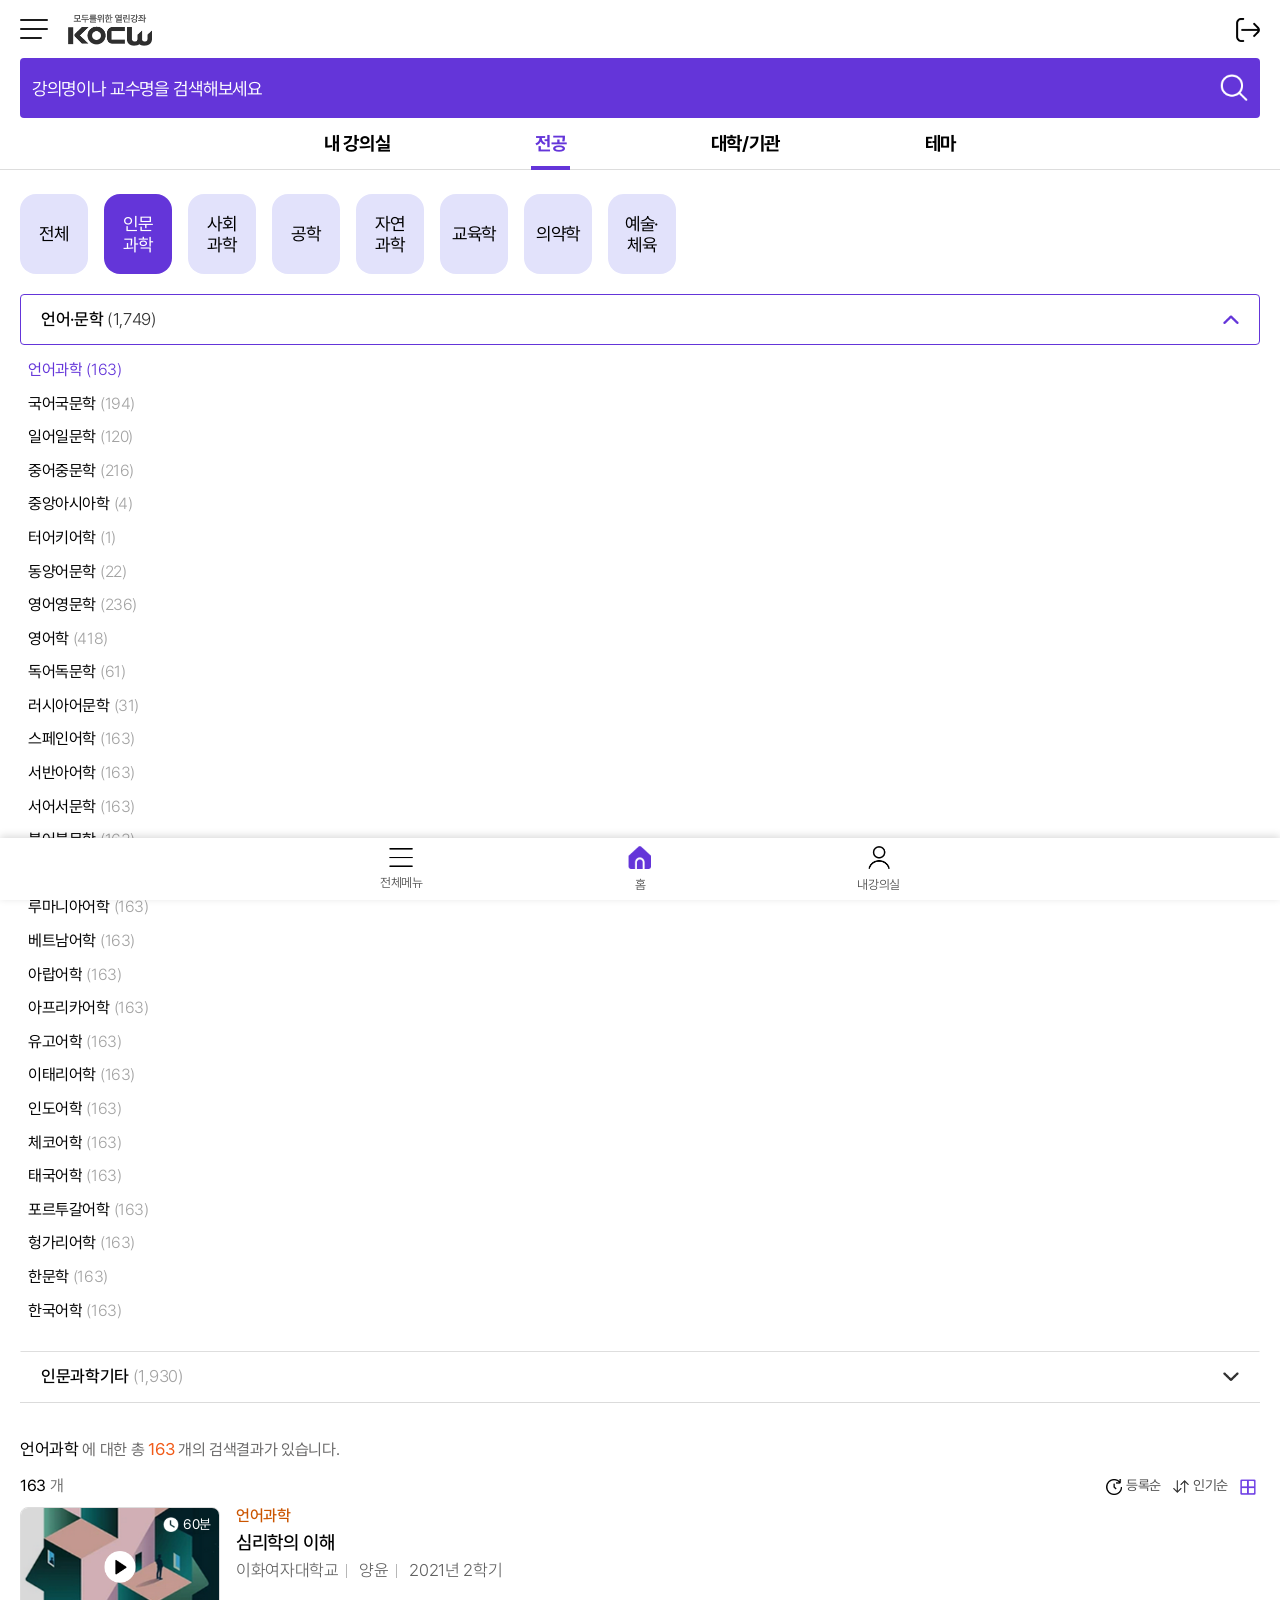
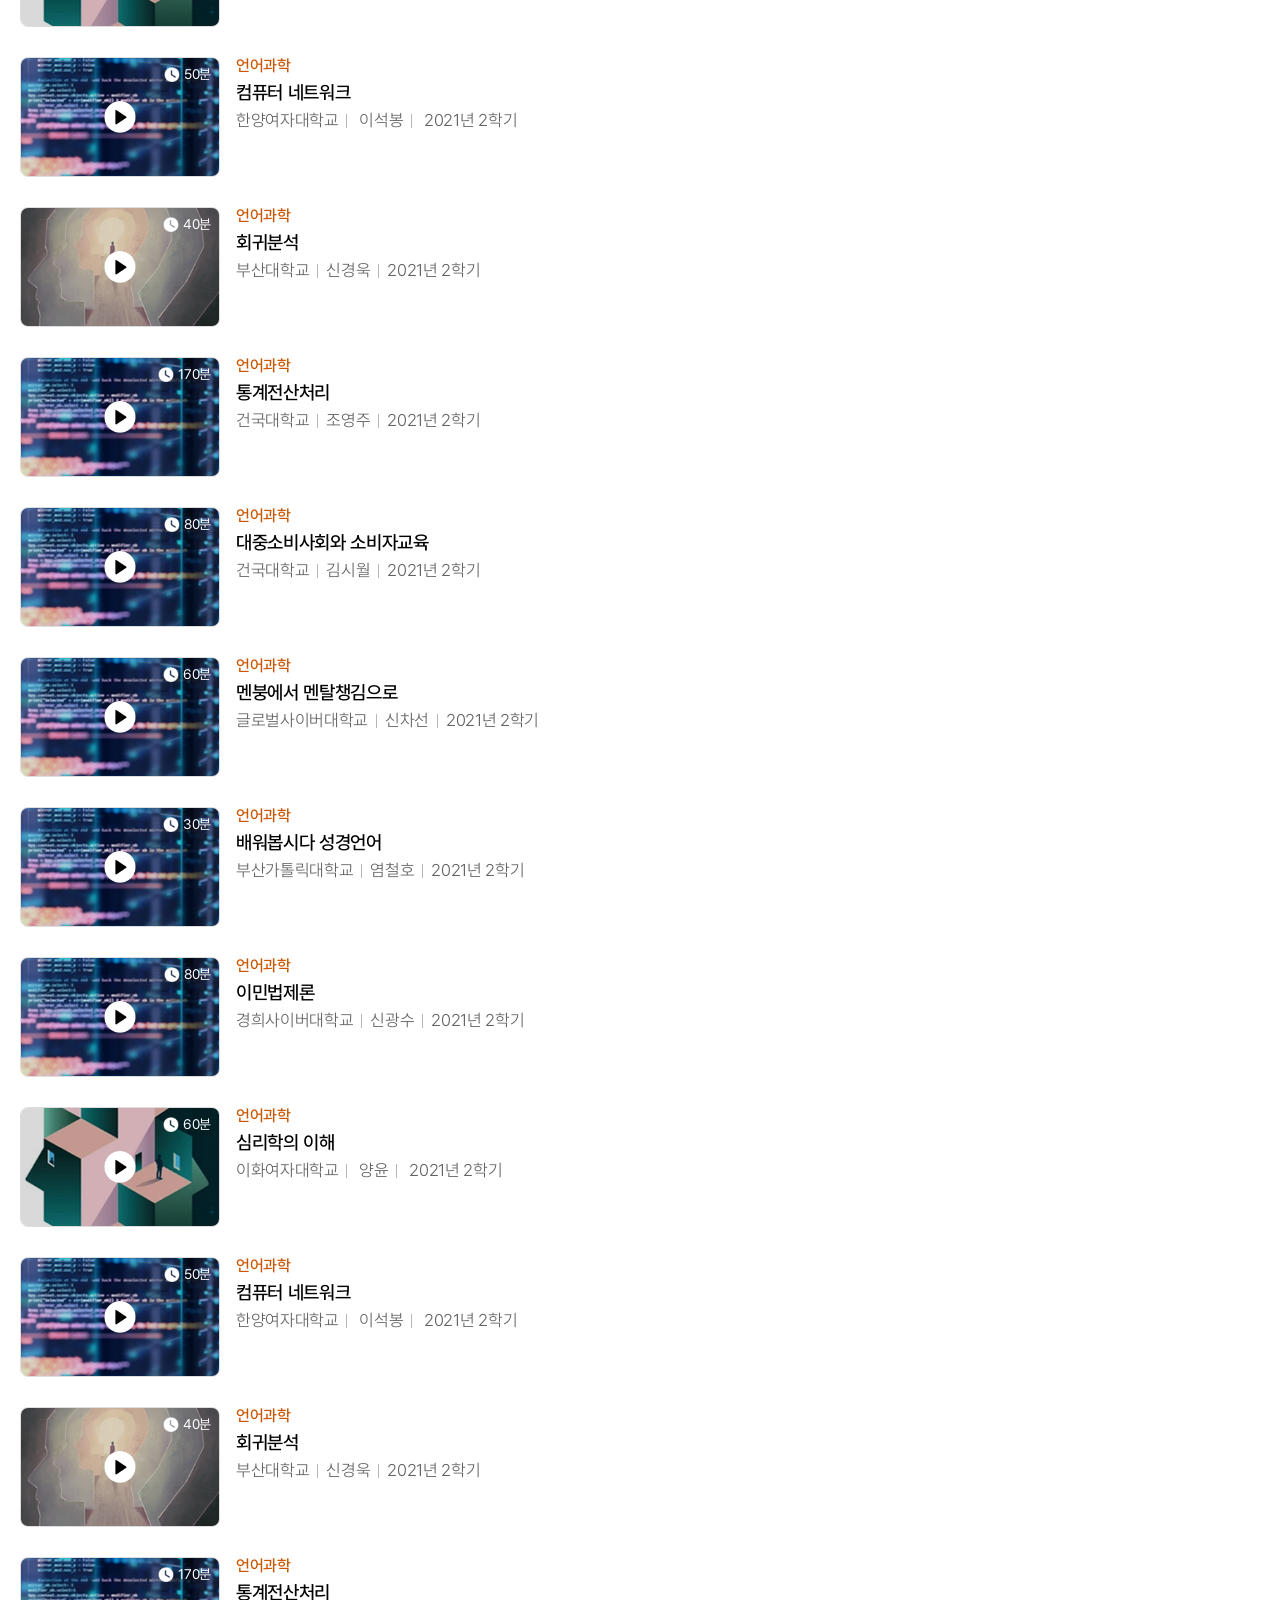
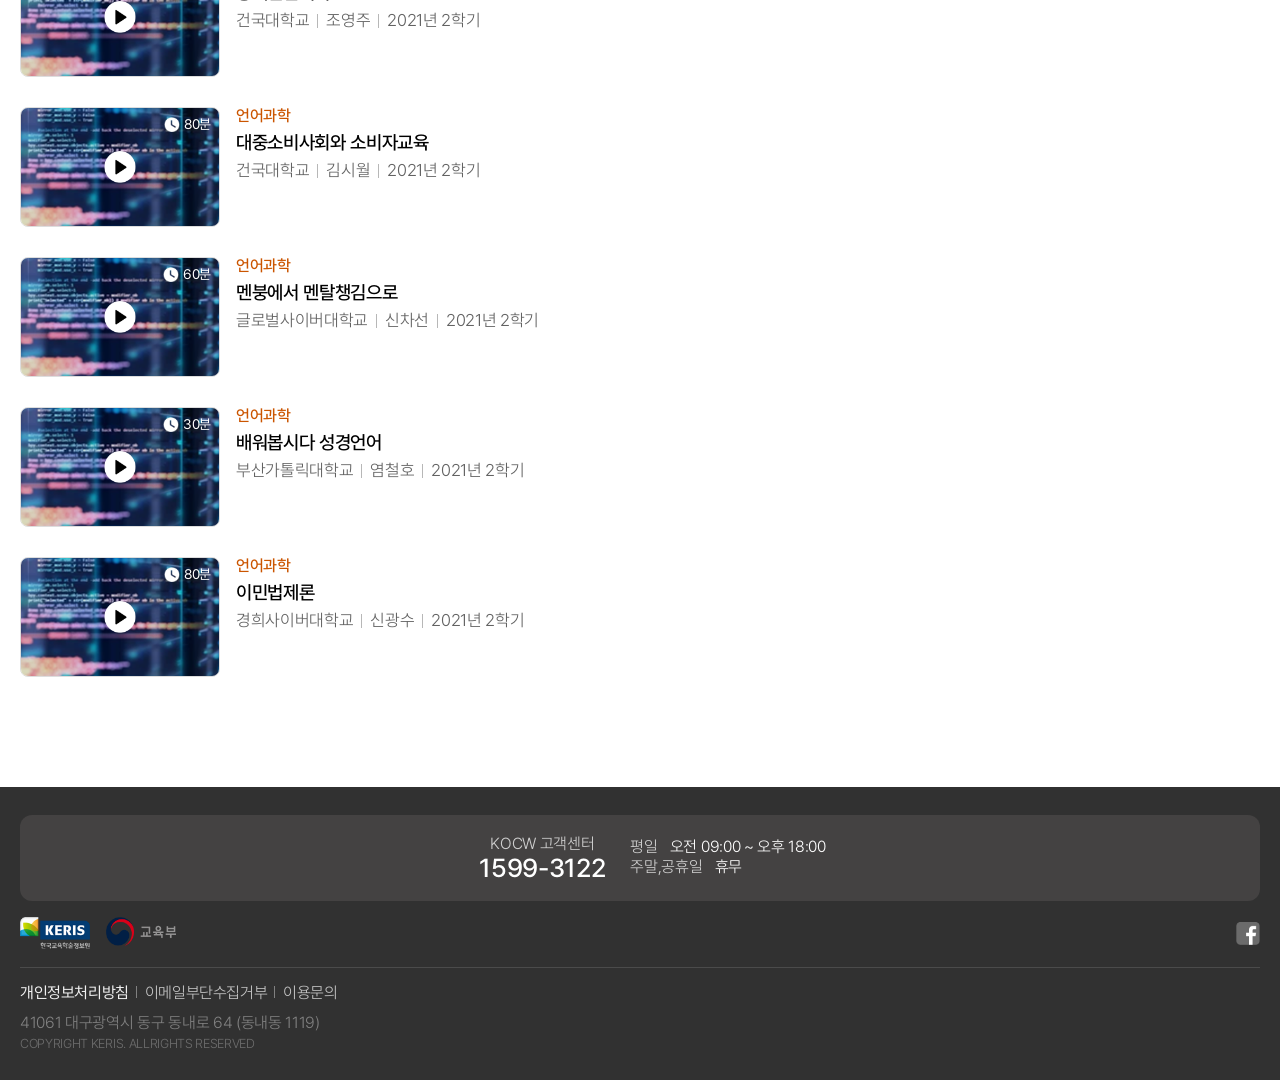
<file: mobile/majorlecture2.html>
<!DOCTYPE html>
<html lang="ko">
<head>
    <meta charset="UTF-8">
    <meta http-equiv="X-UA-Compatible" content="IE=edge">
    <meta name="viewport" content="width=device-width, initial-scale=1.0, maximum-scale=1.0, user-scalable=0"/>
    <meta name="format-detection" content="telephone=no" />
    <title>KOCW</title>
    <link rel="stylesheet" href="style/css/common/reset.css">
    <link rel="stylesheet" href="style/css/common/common.css">
    <link rel="stylesheet" href="style/ui/slick.css">
    <link rel="stylesheet" href="style/ui/swiper-bundle.css">
    <link rel="stylesheet" href="style/css/theme/layout.css">
    <link rel="stylesheet" href="style/css/theme/sub.css">
    <link rel="stylesheet" href="style/css/lecture/brief.css">
    <link rel="stylesheet" href="style/css/lecture/lectureMenu.css">

    <script src="script/jquery-3.5.1.min.js"></script>
    <script src="script/jquery.easing.min.js"></script>
    <script src="script/slick.js"></script>
    <script src="script/swiper-bundle.js"></script>
    <script src="script/jquery.dotdotdot.js"></script>
    <script src="script/layout.js"></script>
    <script src="script/sub.js"></script>
</head>
<body>
    <div id="divWrapper">
        <header>
            <div id="divHeader">
                <div class="header1">
                    <div class="center">
                        <div class="left">
                            <a class="wholeMenuBtn" href="#" title="">
                                <span></span>
                                <span></span>
                                <span></span>
                            </a>
                            <h1 class="logo"><a href="#" title=""><img src="image/layout/logo.png"></a></h1>
                        </div>
                        <div class="right">
                            <!-- 로그아웃 버튼 -->
                            <a class="myMenuBtn" href="#" title=""><img src="image/layout/logout.png"></a>
                            <!-- 로그인 버튼 -->
                            <!-- <a class="loginBtn" href="#" title=""><img src="image/layout/login.png"></a> -->
                        </div>
                    </div>
                </div>
                <div class="headerSearch">
                    <div class="center">
                        <a class="searchBtn" href="#" title="검색">강의명이나 교수명을 검색해보세요</a>
                    </div>
                </div>
                <div class="header2">
                    <div class="center">
                        <div class="divTopMenu">
                            <ul>
                                <li>
                                    <a href="#" title="내 강의실">내 강의실</a>
                                </li>
                                <li class="on">
                                    <a href="#" title="전공">전공</a>
                                </li>
                                <li>
                                    <a href="#" title="대학/기관">대학/기관</a>
                                </li>
                                <li>
                                    <a href="#" title="테마">테마</a>
                                </li>
                            </ul>
                        </div>
                    </div>
                </div>
            </div>
            <div id="divSearch">
                <div class="searchBoxW">
                    <div class="center">
                        <a class="closeBtn" href="#" title="닫기"><img src="image/arrow/left1.png"></a>  
                        <form>
                            <fieldset>
                                <div class="searchBox">
                                    <input type="text" placeholder="강의명이나 교수명을 검색해보세요">
                                    <input type="reset" value="">
                                    <a class="submitBtn" href="#" title="검색"><img src="image/icon/search.png"></a>
                                </div>
                            </fieldset>
                        </form>
                    </div>
                </div>
                <div class="scrollW">
                    <div class="searchSectionW">
                        <div class="searchSection detail">
                            <div class="center">
                                <div class="searchDetailBtn">
                                    <a class="openBtn" href="#" title="상세검색">상세검색</a>
                                </div>
                                <div class="searchDetails">
                                    <form>
                                        <fieldset>
                                            <div class="searchDetail">
                                                <div class="customSelectBox">
                                                    <div class="customSelect">
                                                        <label for="field1">전체</label>
                                                        <select id="field1">
                                                            <option selected="selected">전체</option>
                                                            <option>강의명</option>
                                                            <option>교수자</option>
                                                            <option>제공기관</option>
                                                        </select>
                                                    </div>
                                                    <ul class="customSelectOpt">
                                                        <li><a href="#" title="전체">전체</a></li>
                                                        <li><a href="#" title="강의명">강의명</a></li>
                                                        <li><a href="#" title="교수자">교수자</a></li>
                                                        <li><a href="#" title="제공기관">제공기관</a></li>
                                                    </ul>
                                                </div>
                                                <input type="text" placeholder="검색어를 입력하세요">
                                                <div class="customSelectBox">
                                                    <div class="customSelect">
                                                        <label for="op1">AND</label>
                                                        <select id="op1">
                                                            <option selected="selected">AND</option>
                                                            <option>OR</option>
                                                            <option>NOT</option>
                                                        </select>
                                                    </div>
                                                    <ul class="customSelectOpt">
                                                        <li><a href="#" title="AND">AND</a></li>
                                                        <li><a href="#" title="OR">OR</a></li>
                                                        <li><a href="#" title="NOT">NOT</a></li>
                                                    </ul>
                                                </div>
                                            </div>
                                            <div class="searchDetail">
                                                <div class="customSelectBox">
                                                    <div class="customSelect">
                                                        <label for="field2">전체</label>
                                                        <select id="field2">
                                                            <option selected="selected">전체</option>
                                                            <option>강의명</option>
                                                            <option>교수자</option>
                                                            <option>제공기관</option>
                                                        </select>
                                                    </div>
                                                    <ul class="customSelectOpt">
                                                        <li><a href="#" title="전체">전체</a></li>
                                                        <li><a href="#" title="강의명">강의명</a></li>
                                                        <li><a href="#" title="교수자">교수자</a></li>
                                                        <li><a href="#" title="제공기관">제공기관</a></li>
                                                    </ul>
                                                </div>
                                                <input type="text" placeholder="검색어를 입력하세요">
                                                <div class="customSelectBox">
                                                    <div class="customSelect">
                                                        <label for="op2">AND</label>
                                                        <select id="op2">
                                                            <option selected="selected">AND</option>
                                                            <option>OR</option>
                                                            <option>NOT</option>
                                                        </select>
                                                    </div>
                                                    <ul class="customSelectOpt">
                                                        <li><a href="#" title="AND">AND</a></li>
                                                        <li><a href="#" title="OR">OR</a></li>
                                                        <li><a href="#" title="NOT">NOT</a></li>
                                                    </ul>
                                                </div>
                                            </div>
                                            <div class="searchDetail">
                                                <div class="customSelectBox">
                                                    <div class="customSelect">
                                                        <label for="field3">전체</label>
                                                        <select id="field3">
                                                            <option selected="selected">전체</option>
                                                            <option>강의명</option>
                                                            <option>교수자</option>
                                                            <option>제공기관</option>
                                                        </select>
                                                    </div>
                                                    <ul class="customSelectOpt">
                                                        <li><a href="#" title="전체">전체</a></li>
                                                        <li><a href="#" title="강의명">강의명</a></li>
                                                        <li><a href="#" title="교수자">교수자</a></li>
                                                        <li><a href="#" title="제공기관">제공기관</a></li>
                                                    </ul>
                                                </div>
                                                <input type="text" placeholder="검색어를 입력하세요">
                                            </div>
                                            <div class="langDetail">
                                                <h3>언어유형</h3>
                                                <div class="customSelectBox">
                                                    <div class="customSelect">
                                                        <label for="lang1">전체</label>
                                                        <select id="lang1">
                                                            <option>전체</option>
                                                            <option>한국어</option>
                                                            <option>영어</option>
                                                        </select>
                                                    </div>
                                                    <ul class="customSelectOpt">
                                                        <li><a href="#" title="전체">전체</a></li>
                                                        <li><a href="#" title="한국어">한국어</a></li>
                                                        <li><a href="#" title="영어">영어</a></li>
                                                    </ul>
                                                </div>
                                            </div>
                                            <a class="detailSubmit" href="#" title="검색">검색</a>
                                        </fieldset>
                                    </form>
                                </div>
                            </div>
                        </div>
                        <div class="searchSection recent">
                            <div class="center">
                                <div  class="sectionTop">
                                    <h3>최근 검색어</h3>
                                    <ul class="controlW">
                                        <li>
                                            <input type="checkbox" id="autoSave">
                                            <div class="switchTrack"><div class="switch"></div></div>
                                            <label for="autoSave">자동저장</label>
                                        </li>
                                        <li><a href="#" title="전체삭제">전체삭제</a></li>
                                    </ul>
                                </div>
                                <ul class="recentList">
                                    <li><a class="title" href="#" title="대학교육">대학교육</a><a class="delete" href="#" title="삭제"><img src="image/icon/delete.png"></a></li>
                                    <li><a class="title" href="#" title="AI">AI</a><a class="delete" href="#" title="삭제"><img src="image/icon/delete.png"></a></li>
                                    <li><a class="title" href="#" title="영어회화">영어회화</a><a class="delete" href="#" title="삭제"><img src="image/icon/delete.png"></a></li>
                                    <li><a class="title" href="#" title="미래사회">미래사회</a><a class="delete" href="#" title="삭제"><img src="image/icon/delete.png"></a></li>
                                    <li><a class="title" href="#" title="메타버스">메타버스</a><a class="delete" href="#" title="삭제"><img src="image/icon/delete.png"></a></li>
                                    <li><a class="title" href="#" title="연구">연구</a><a class="delete" href="#" title="삭제"><img src="image/icon/delete.png"></a></li>
                                </ul>
                            </div>
                        </div>
                        <div class="searchSection popular">
                            <div class="center">
                                <div class="sectionTop">
                                    <h3>인기 검색어</h3>
                                </div>
                                <ul class="popularList">
                                    <li><a href="#" title="메타버스"><span class="number">1</span><span class="title">메타버스</span></a></li>
                                    <li><a href="#" title="컴퓨터 네트워크"><span class="number">2</span><span class="title">컴퓨터 네트워크</span></a></li>
                                    <li><a href="#" title="심리학"><span class="number">3</span><span class="title">심리학</span></a></li>
                                    <li><a href="#" title="서양철학"><span class="number">4</span><span class="title">서양철학</span></a></li>
                                    <li><a href="#" title="인공지능"><span class="number">5</span><span class="title">인공지능</span></a></li>
                                    <li class="toggle"><a href="#" title="영어회화"><span class="number">6</span><span class="title">영어회화</span></a></li>
                                    <li class="toggle"><a href="#" title="대학교육"><span class="number">7</span><span class="title">대학교육</span></a></li>
                                    <li class="toggle"><a href="#" title="AI"><span class="number">8</span><span class="title">AI</span></a></li>
                                    <li class="toggle"><a href="#" title="연구"><span class="number">9</span><span class="title">연구</span></a></li>
                                    <li class="toggle"><a href="#" title="미래사회"><span class="number">10</span><span class="title">미래사회</span></a></li>
                                </ul>
                                <a class="popularMoreBtn" href="#" title="6~10dnl 보기">6 ~ 10위 보기</a>
                            </div>
                        </div>
                    </div>
                </div>
                
            </div>
            <div id="divWholeMenu">
                <div class="wholeMenuTop">
                    <p><span class="userName">이대한</span>님 반가워요!</p>
                    <a class="logoutBtn" href="#" title="로그아웃">로그아웃</a>
                </div>
                <div class="wholeMenuBot">
                    <ul class="depth1">
                        <li>
                            <a href="#" title="내 강의실">내 강의실</a>
                            <ul class="depth2">
                                <li><a href="#" title="최근 본 강의">최근 본 강의</a></li>
                                <li><a href="#" title="강의리스트">강의리스트</a></li>
                                <li><a href="#" title="수강확인증 강의">수강확인증 강의</a></li>
                                <li><a href="#" title="내 강의 클립">내 강의 클립</a></li>
                            </ul>
                        </li>
                        <li class="on">
                            <a href="#" title="전공강의">전공강의</a>
                            <ul class="depth2">
                                <li><a href="#" title="인문과학">인문과학</a></li>
                                <li><a href="#" title="사회과학">사회과학</a></li>
                                <li><a href="#" title="공학">공학</a></li>
                                <li><a href="#" title="자연과학">자연과학</a></li>
                                <li><a href="#" title="교육학">교육학</a></li>
                                <li><a href="#" title="의약학">의약학</a></li>
                                <li><a href="#" title="예술·체육">예술·체육</a></li>
                            </ul>
                        </li>
                        <li>
                            <a href="#" title="대학/기관강의">대학/기관강의</a>
                        </li>
                        <li>
                            <a href="#" title="테마강의">테마강의</a>
                            <ul class="depth2">
                                <li><a href="#" title="직업·직무 교육과정">직업·직무 교육과정</a></li>
                                <li><a href="#" title="대학기초강의">대학기초강의</a></li>
                                <li><a href="#" title="sw교육">sw교육</a></li>
                                <li><a href="#" title="4차산업혁명">4차산업혁명</a></li>
                                <li><a href="#" title="취업대비">취업대비</a></li>
                                <li><a href="#" title="임용&자격증">임용&자격증</a></li>
                                <li><a href="#" title="교양세미나">교양세미나</a></li>
                                <li><a href="#" title="영어&해외특강">영어&해외특강</a></li>
                                <li><a href="#" title="Lectures in English">Lectures in English</a></li>
                                <li><a href="#" title="스마트 교수법">스마트 교수법</a></li>
                                <li><a href="#" title="독학학위전공">독학학위전공</a></li>
                                <li><a href="#" title="한국어·한국문화">한국어·한국문화</a></li>
                                <li><a href="#" title="스페셜 채널">스페셜 채널</a></li>
                                <li><a href="#" title="자막제공 강의">자막제공 강의</a></li>
                                <li><a href="#" title="수강확인증 강의">수강확인증 강의</a></li>
                            </ul>
                        </li>
                        <li>
                            <a href="#" title="공지사항">공지사항</a>
                            <ul class="depth2">
                                <li><a href="#" title="공지사항">공지사항</a></li>
                                <li><a href="#" title="뉴스레터">뉴스레터</a></li>
                            </ul>
                        </li>
                        <li><a href="#" title="KOCW란?">KOCW란?</a></li>
                        <li><a href="#" title="서비스도움말">서비스도움말</a></li>
                        <li><a href="#" title="대학담당자">대학담당자</a></li>
                    </ul>
                </div>
                <a class="wholeMenuClose" href="#" title="전체메뉴 닫기"><img src="image/icon/close.png"></a>
            </div>
            <div class="headerBg"></div>
        </header>
        <div id="divContentsW">
            <div id="divContents">
                <div class="searchMenuW">
                    <div class="menuType1">
                        <div class="depth1W">
                            <div class="allSlide">
                                <a href="#" title="전체">
                                    <span class="title">전체</span>
                                </a>
                            </div>
                            <div class="swiper">
                                <ul class="depth1 swiper-wrapper">
                                    <li  class="swiper-slide on">
                                        <a href="#" title="인문과학">
                                            <span class="title">인문 과학</span>
                                        </a>
                                    </li>
                                    <li class="swiper-slide">
                                        <a href="#" title="사회과학">
                                            <span class="title">사회 과학</span>
                                        </a>
                                    </li>
                                    <li class="swiper-slide">
                                        <a href="#" title="공학">
                                            <span class="title">공학</span>
                                        </a>
                                    </li>
                                    <li class="swiper-slide">
                                        <a href="#" title="자연과학">
                                            <span class="title">자연 과학</span>
                                        </a>
                                    </li>
                                    <li class="swiper-slide">
                                        <a href="#" title="교육학">
                                            <span class="title">교육학</span>
                                        </a>
                                        
                                    </li>
                                    <li class="swiper-slide">
                                        <a href="#" title="의약학">
                                            <span class="title">의약학</span>
                                        </a>
                                    </li>
                                    <li class="swiper-slide">
                                        <a href="#" title="예술·체육">
                                            <span class="title">예술·체육</span>
                                        </a>
                                    </li>
                                </ul>
                            </div>
                        </div>
                        <div class="depth2W">
                            <ul class="depth2 on">
                                <li class="on">
                                    <a href="#" title="언어·문학">
                                        <span class="title">언어·문학</span>
                                        <span class="count">(1,749)</span>
                                    </a>
                                    <div class="depth3W">
                                        <ul class="depth3">
                                            <li class="on">
                                                <a href="#" title="언어과학">
                                                    <span class="title">언어과학</span>
                                                    <span class="count">(163)</span>
                                                </a>
                                            </li>
                                            <li class="">
                                                <a href="#" title="국어국문학">
                                                    <span class="title">국어국문학</span>
                                                    <span class="count">(194)</span>
                                                </a>
                                            </li>
                                            <li class="">
                                                <a href="#" title="일어일문학">
                                                    <span class="title">일어일문학</span>
                                                    <span class="count">(120)</span>
                                                </a>
                                            </li>
                                            <li class="">
                                                <a href="#" title="중어중문학">
                                                    <span class="title">중어중문학</span>
                                                    <span class="count">(216)</span>
                                                </a>
                                            </li>
                                            <li class="">
                                                <a href="#" title="중앙아시아학">
                                                    <span class="title">중앙아시아학</span>
                                                    <span class="count">(4)</span>
                                                </a>
                                            </li>
                                            <li class="">
                                                <a href="#" title="터어키어학">
                                                    <span class="title">터어키어학</span>
                                                    <span class="count">(1)</span>
                                                </a>
                                            </li>
                                            <li class="">
                                                <a href="#" title="동양어문학">
                                                    <span class="title">동양어문학</span>
                                                    <span class="count">(22)</span>
                                                </a>
                                            </li>
                                            <li class="">
                                                <a href="#" title="영어영문학">
                                                    <span class="title">영어영문학</span>
                                                    <span class="count">(236)</span>
                                                </a>
                                            </li>
                                            <li class="">
                                                <a href="#" title="영어학">
                                                    <span class="title">영어학</span>
                                                    <span class="count">(418)</span>
                                                </a>
                                            </li>
                                            <li class="">
                                                <a href="#" title="독어독문학">
                                                    <span class="title">독어독문학</span>
                                                    <span class="count">(61)</span>
                                                </a>
                                            </li>
                                            <li class="">
                                                <a href="#" title="러시아어문학">
                                                    <span class="title">러시아어문학</span>
                                                    <span class="count">(31)</span>
                                                </a>
                                            </li>
                                            <li class="">
                                                <a href="#" title="스페인어학">
                                                    <span class="title">스페인어학</span>
                                                    <span class="count">(163)</span>
                                                </a>
                                            </li>
                                            <li class="">
                                                <a href="#" title="서반아어학">
                                                    <span class="title">서반아어학</span>
                                                    <span class="count">(163)</span>
                                                </a>
                                            </li>
                                            <li class="">
                                                <a href="#" title="서어서문학">
                                                    <span class="title">서어서문학</span>
                                                    <span class="count">(163)</span>
                                                </a>
                                            </li>
                                            <li class="">
                                                <a href="#" title="불어불문학">
                                                    <span class="title">불어불문학</span>
                                                    <span class="count">(163)</span>
                                                </a>
                                            </li>
                                            <li class="">
                                                <a href="#" title="네덜란드어학">
                                                    <span class="title">네덜란드어학</span>
                                                    <span class="count">(163)</span>
                                                </a>
                                            </li>
                                            <li class="">
                                                <a href="#" title="루마니아어학">
                                                    <span class="title">루마니아어학</span>
                                                    <span class="count">(163)</span>
                                                </a>
                                            </li>
                                            <li class="">
                                                <a href="#" title="베트남어학">
                                                    <span class="title">베트남어학</span>
                                                    <span class="count">(163)</span>
                                                </a>
                                            </li>
                                            <li class="">
                                                <a href="#" title="아랍어학">
                                                    <span class="title">아랍어학</span>
                                                    <span class="count">(163)</span>
                                                </a>
                                            </li>
                                            <li class="">
                                                <a href="#" title="아프리카어학">
                                                    <span class="title">아프리카어학</span>
                                                    <span class="count">(163)</span>
                                                </a>
                                            </li>
        
                                            <li class="">
                                                <a href="#" title="유고어학">
                                                    <span class="title">유고어학</span>
                                                    <span class="count">(163)</span>
                                                </a>
                                            </li>
                                            <li class="">
                                                <a href="#" title="이태리어학">
                                                    <span class="title">이태리어학</span>
                                                    <span class="count">(163)</span>
                                                </a>
                                            </li>
                                            <li class="">
                                                <a href="#" title="인도어학">
                                                    <span class="title">인도어학</span>
                                                    <span class="count">(163)</span>
                                                </a>
                                            </li>
                                            <li class="">
                                                <a href="#" title="체코어학">
                                                    <span class="title">체코어학</span>
                                                    <span class="count">(163)</span>
                                                </a>
                                            </li>
                                            <li class="">
                                                <a href="#" title="태국어학">
                                                    <span class="title">태국어학</span>
                                                    <span class="count">(163)</span>
                                                </a>
                                            </li>
                                            <li class="">
                                                <a href="#" title="포르투갈어학">
                                                    <span class="title">포르투갈어학</span>
                                                    <span class="count">(163)</span>
                                                </a>
                                            </li>
                                            <li class="">
                                                <a href="#" title="헝가리어학">
                                                    <span class="title">헝가리어학</span>
                                                    <span class="count">(163)</span>
                                                </a>
                                            </li>
                                            <li class="">
                                                <a href="#" title="한문학">
                                                    <span class="title">한문학</span>
                                                    <span class="count">(163)</span>
                                                </a>
                                            </li>
                                            <li class="">
                                                <a href="#" title="한국어학">
                                                    <span class="title">한국어학</span>
                                                    <span class="count">(163)</span>
                                                </a>
                                            </li>
                                        </ul>
                                    </div>
                                </li>
                                <li>
                                    <a href="#" title="인문과학기타">
                                        <span class="title">인문과학기타</span>
                                        <span class="count">(1,930)</span>
                                    </a>
                                    <div class="depth3W">
                                        <ul class="depth3">
                                            <li class="">
                                                <a href="#" title="문헌정보학">
                                                    <span class="title">문헌정보학</span>
                                                    <span class="count">(163)</span>
                                                </a>
                                            </li>
                                            <li class="">
                                                <a href="#" title="고고학">
                                                    <span class="title">고고학</span>
                                                    <span class="count">(194)</span>
                                                </a>
                                            </li>
                                            <li class="">
                                                <a href="#" title="국민윤리학">
                                                    <span class="title">국민윤리학</span>
                                                    <span class="count">(120)</span>
                                                </a>
                                            </li>
                                            <li class="">
                                                <a href="#" title="국제문화정보학">
                                                    <span class="title">국제문화정보학</span>
                                                    <span class="count">(216)</span>
                                                </a>
                                            </li>
                                            <li class="">
                                                <a href="#" title="문예창작학">
                                                    <span class="title">문예창작학</span>
                                                    <span class="count">(4)</span>
                                                </a>
                                            </li>
                                            <li class="">
                                                <a href="#" title="미학">
                                                    <span class="title">미학</span>
                                                    <span class="count">(1)</span>
                                                </a>
                                            </li>
                                            <li class="">
                                                <a href="#" title="민속학">
                                                    <span class="title">민속학</span>
                                                    <span class="count">(22)</span>
                                                </a>
                                            </li>
                                            <li class="">
                                                <a href="#" title="북한학">
                                                    <span class="title">북한학</span>
                                                    <span class="count">(236)</span>
                                                </a>
                                            </li>
                                            <li class="">
                                                <a href="#" title="불교학">
                                                    <span class="title">불교학</span>
                                                    <span class="count">(418)</span>
                                                </a>
                                            </li>
                                            <li class="">
                                                <a href="#" title="사학">
                                                    <span class="title">사학</span>
                                                    <span class="count">(61)</span>
                                                </a>
                                            </li>
                                            <li class="">
                                                <a href="#" title="선교학">
                                                    <span class="title">선교학</span>
                                                    <span class="count">(31)</span>
                                                </a>
                                            </li>
                                            <li class="">
                                                <a href="#" title="신학">
                                                    <span class="title">신학</span>
                                                    <span class="count">(163)</span>
                                                </a>
                                            </li>
                                            <li class="">
                                                <a href="#" title="심리학">
                                                    <span class="title">심리학</span>
                                                    <span class="count">(163)</span>
                                                </a>
                                            </li>
                                            <li class="">
                                                <a href="#" title="인류학">
                                                    <span class="title">인류학</span>
                                                    <span class="count">(163)</span>
                                                </a>
                                            </li>
                                            <li class="">
                                                <a href="#" title="인문학">
                                                    <span class="title">인문학</span>
                                                    <span class="count">(163)</span>
                                                </a>
                                            </li>
                                            <li class="">
                                                <a href="#" title="종교학">
                                                    <span class="title">종교학</span>
                                                    <span class="count">(163)</span>
                                                </a>
                                            </li>
                                            <li class="">
                                                <a href="#" title="중국학">
                                                    <span class="title">중국학</span>
                                                    <span class="count">(163)</span>
                                                </a>
                                            </li>
                                            <li class="">
                                                <a href="#" title="러시아학">
                                                    <span class="title">러시아학</span>
                                                    <span class="count">(163)</span>
                                                </a>
                                            </li>
                                            <li class="">
                                                <a href="#" title="미국학">
                                                    <span class="title">미국학</span>
                                                    <span class="count">(163)</span>
                                                </a>
                                            </li>
                                            <li class="">
                                                <a href="#" title="독일학">
                                                    <span class="title">독일학</span>
                                                    <span class="count">(163)</span>
                                                </a>
                                            </li>
                                            <li class="">
                                                <a href="#" title="프랑스학">
                                                    <span class="title">프랑스학</span>
                                                    <span class="count">(163)</span>
                                                </a>
                                            </li>
                                            <li class="">
                                                <a href="#" title="유럽학">
                                                    <span class="title">유럽학</span>
                                                    <span class="count">(163)</span>
                                                </a>
                                            </li>
                                            <li class="">
                                                <a href="#" title="일본학">
                                                    <span class="title">일본학</span>
                                                    <span class="count">(163)</span>
                                                </a>
                                            </li>
                                            <li class="">
                                                <a href="#" title="지역학">
                                                    <span class="title">지역학</span>
                                                    <span class="count">(163)</span>
                                                </a>
                                            </li>
                                            <li class="">
                                                <a href="#" title="철학">
                                                    <span class="title">철학</span>
                                                    <span class="count">(163)</span>
                                                </a>
                                            </li>
                                            <li class="">
                                                <a href="#" title="기타">
                                                    <span class="title">기타</span>
                                                    <span class="count">(163)</span>
                                                </a>
                                            </li>
                                        </ul>
                                    </div>
                                </li>
                            </ul>
                            <ul class="depth2">
                                <li>
                                    <a href="#" title="경영·경제">
                                        <span class="title">경영·경제</span>
                                        <span class="count">(4,530)</span>
                                    </a>
                                    <div class="depth3W">
                                        <ul class="depth3">
                                            <li class="">
                                                <a href="#" title="e-비지니스학">
                                                    <span class="title">e-비지니스학</span>
                                                    <span class="count">(163)</span>
                                                </a>
                                            </li>
                                            <li class="">
                                                <a href="#" title="경영학">
                                                    <span class="title">경영학</span>
                                                    <span class="count">(163)</span>
                                                </a>
                                            </li>
                                            <li class="">
                                                <a href="#" title="경제학">
                                                    <span class="title">경제학</span>
                                                    <span class="count">(163)</span>
                                                </a>
                                            </li>
                                            <li class="">
                                                <a href="#" title="관광경영학">
                                                    <span class="title">관광경영학</span>
                                                    <span class="count">(163)</span>
                                                </a>
                                            </li>
                                            <li class="">
                                                <a href="#" title="광고홍보학">
                                                    <span class="title">광고홍보학</span>
                                                    <span class="count">(163)</span>
                                                </a>
                                            </li>
                                            <li class="">
                                                <a href="#" title="국제경영 및 통상학">
                                                    <span class="title">국제경영 및 통상학</span>
                                                    <span class="count">(163)</span>
                                                </a>
                                            </li>
                                            <li class="">
                                                <a href="#" title="금융보험학">
                                                    <span class="title">금융보험학</span>
                                                    <span class="count">(163)</span>
                                                </a>
                                            </li>
                                            <li class="">
                                                <a href="#" title="농업경제학">
                                                    <span class="title">농업경제학</span>
                                                    <span class="count">(163)</span>
                                                </a>
                                            </li>
                                            <li class="">
                                                <a href="#" title="벤처창업학">
                                                    <span class="title">벤처창업학</span>
                                                    <span class="count">(163)</span>
                                                </a>
                                            </li>
                                            <li class="">
                                                <a href="#" title="산업경영학">
                                                    <span class="title">산업경영학</span>
                                                    <span class="count">(163)</span>
                                                </a>
                                            </li>
                                            <li class="">
                                                <a href="#" title="세무학">
                                                    <span class="title">세무학</span>
                                                    <span class="count">(163)</span>
                                                </a>
                                            </li>
                                            <li class="">
                                                <a href="#" title="유통학">
                                                    <span class="title">유통학</span>
                                                    <span class="count">(163)</span>
                                                </a>
                                            </li>
                                            <li class="">
                                                <a href="#" title="전자상거래학">
                                                    <span class="title">전자상거래학</span>
                                                    <span class="count">(163)</span>
                                                </a>
                                            </li>
                                            <li class="">
                                                <a href="#" title="부동산학">
                                                    <span class="title">부동산학</span>
                                                    <span class="count">(163)</span>
                                                </a>
                                            </li>
                                            <li class="">
                                                <a href="#" title="회계학">
                                                    <span class="title">회계학</span>
                                                    <span class="count">(163)</span>
                                                </a>
                                            </li>
                                        </ul>
                                    </div>
                                </li>
                                <li>
                                    <a href="#" title="법률">
                                        <span class="title">법률</span>
                                        <span class="count">(4,530)</span>
                                    </a>
                                    <div class="depth3W">
                                        <ul class="depth3">
                                            <li class="">
                                                <a href="#" title="국제법무학">
                                                    <span class="title">국제법무학</span>
                                                    <span class="count">(163)</span>
                                                </a>
                                            </li>
                                            <li class="">
                                                <a href="#" title="법학">
                                                    <span class="title">법학</span>
                                                    <span class="count">(163)</span>
                                                </a>
                                            </li>
                                        </ul>
                                    </div>
                                </li>
                                <li>
                                    <a href="#" title="사회과학기타">
                                        <span class="title">사회과학기타</span>
                                        <span class="count">(4,530)</span>
                                    </a>
                                    <div class="depth3W">
                                        <ul class="depth3">
                                            <li class="">
                                                <a href="#" title="경찰행정학">
                                                    <span class="title">경찰행정학</span>
                                                    <span class="count">(163)</span>
                                                </a>
                                            </li>
                                            <li class="">
                                                <a href="#" title="노인복지학">
                                                    <span class="title">노인복지학</span>
                                                    <span class="count">(163)</span>
                                                </a>
                                            </li>
                                            <li class="">
                                                <a href="#" title="미디어학">
                                                    <span class="title">미디어학</span>
                                                    <span class="count">(163)</span>
                                                </a>
                                            </li>
                                            <li class="">
                                                <a href="#" title="보건행정학">
                                                    <span class="title">보건행정학</span>
                                                    <span class="count">(163)</span>
                                                </a>
                                            </li>
                                            <li class="">
                                                <a href="#" title="비서행정학">
                                                    <span class="title">비서행정학</span>
                                                    <span class="count">(163)</span>
                                                </a>
                                            </li>
                                            <li class="">
                                                <a href="#" title="사회복지학">
                                                    <span class="title">사회복지학</span>
                                                    <span class="count">(163)</span>
                                                </a>
                                            </li>
                                            <li class="">
                                                <a href="#" title="사회학">
                                                    <span class="title">사회학</span>
                                                    <span class="count">(163)</span>
                                                </a>
                                            </li>
                                            <li class="">
                                                <a href="#" title="신문방송학">
                                                    <span class="title">신문방송학</span>
                                                    <span class="count">(163)</span>
                                                </a>
                                            </li>
                                            <li class="">
                                                <a href="#" title="아동복지학">
                                                    <span class="title">아동복지학</span>
                                                    <span class="count">(163)</span>
                                                </a>
                                            </li>
                                            <li class="">
                                                <a href="#" title="아동학">
                                                    <span class="title">아동학</span>
                                                    <span class="count">(163)</span>
                                                </a>
                                            </li>
                                            <li class="">
                                                <a href="#" title="언론홍보학">
                                                    <span class="title">언론홍보학</span>
                                                    <span class="count">(163)</span>
                                                </a>
                                            </li>
                                            <li class="">
                                                <a href="#" title="외교학">
                                                    <span class="title">외교학</span>
                                                    <span class="count">(163)</span>
                                                </a>
                                            </li>
                                            <li class="">
                                                <a href="#" title="정보보호학">
                                                    <span class="title">정보보호학</span>
                                                    <span class="count">(163)</span>
                                                </a>
                                            </li>
                                            <li class="">
                                                <a href="#" title="정치외교학">
                                                    <span class="title">정치외교학</span>
                                                    <span class="count">(163)</span>
                                                </a>
                                            </li>
                                            <li class="">
                                                <a href="#" title="지식정보학">
                                                    <span class="title">지식정보학</span>
                                                    <span class="count">(163)</span>
                                                </a>
                                            </li>
                                            <li class="">
                                                <a href="#" title="지역개발학">
                                                    <span class="title">지역개발학</span>
                                                    <span class="count">(163)</span>
                                                </a>
                                            </li>
                                            <li class="">
                                                <a href="#" title="청소년지도학">
                                                    <span class="title">청소년지도학</span>
                                                    <span class="count">(163)</span>
                                                </a>
                                            </li>
                                            <li class="">
                                                <a href="#" title="해양경찰학">
                                                    <span class="title">해양경찰학</span>
                                                    <span class="count">(163)</span>
                                                </a>
                                            </li>
                                            <li class="">
                                                <a href="#" title="행정학">
                                                    <span class="title">행정학</span>
                                                    <span class="count">(163)</span>
                                                </a>
                                            </li>
                                            <li class="">
                                                <a href="#" title="여성학">
                                                    <span class="title">여성학</span>
                                                    <span class="count">(163)</span>
                                                </a>
                                            </li>
                                            <li class="">
                                                <a href="#" title="기타">
                                                    <span class="title">기타</span>
                                                    <span class="count">(163)</span>
                                                </a>
                                            </li>
                                        </ul>
                                    </div>
                                </li>
                            </ul>
                            <ul class="depth2">
                                <li>
                                    <a href="#" title="건축">
                                        <span class="title">건축</span>
                                        <span class="count">(3,548)</span>
                                    </a>
                                    <div class="depth3W">
                                        <ul class="depth3">
                                            <li class="">
                                                <a href="#" title="건축공학">
                                                    <span class="title">건축공학</span>
                                                    <span class="count">(163)</span>
                                                </a>
                                            </li>
                                            <li class="">
                                                <a href="#" title="건축학">
                                                    <span class="title">건축학</span>
                                                    <span class="count">(163)</span>
                                                </a>
                                            </li>
                                        </ul>
                                    </div>
                                </li>
                                <li>
                                    <a href="#" title="토목·도시">
                                        <span class="title">토목·도시</span>
                                        <span class="count">(3,548)</span>
                                    </a>
                                    <div class="depth3W">
                                        <ul class="depth3">
                                            <li class="">
                                                <a href="#" title="교통공학">
                                                    <span class="title">교통공학</span>
                                                    <span class="count">(163)</span>
                                                </a>
                                            </li>
                                            <li class="">
                                                <a href="#" title="도시계획학">
                                                    <span class="title">도시계획학</span>
                                                    <span class="count">(163)</span>
                                                </a>
                                            </li>
                                            <li class="">
                                                <a href="#" title="도시공학">
                                                    <span class="title">도시공학</span>
                                                    <span class="count">(163)</span>
                                                </a>
                                            </li>
                                            <li class="">
                                                <a href="#" title="운항시스템학">
                                                    <span class="title">운항시스템학</span>
                                                    <span class="count">(163)</span>
                                                </a>
                                            </li>
                                            <li class="">
                                                <a href="#" title="토목공학">
                                                    <span class="title">토목공학</span>
                                                    <span class="count">(163)</span>
                                                </a>
                                            </li>
                                            <li class="">
                                                <a href="#" title="항공우주공학">
                                                    <span class="title">항공우주공학</span>
                                                    <span class="count">(163)</span>
                                                </a>
                                            </li>
                                            <li class="">
                                                <a href="#" title="항공운항학">
                                                    <span class="title">항공운항학</span>
                                                    <span class="count">(163)</span>
                                                </a>
                                            </li>
                                            <li class="">
                                                <a href="#" title="항해학">
                                                    <span class="title">항해학</span>
                                                    <span class="count">(163)</span>
                                                </a>
                                            </li>
                                            <li class="">
                                                <a href="#" title="해양공학">
                                                    <span class="title">해양공학</span>
                                                    <span class="count">(163)</span>
                                                </a>
                                            </li>
                                            <li class="">
                                                <a href="#" title="해양시스템학">
                                                    <span class="title">해양시스템학</span>
                                                    <span class="count">(163)</span>
                                                </a>
                                            </li>
                                        </ul>
                                    </div>
                                </li>
                                <li>
                                    <a href="#" title="기계·금속">
                                        <span class="title">기계·금속</span>
                                        <span class="count">(3,548)</span>
                                    </a>
                                    <div class="depth3W">
                                        <ul class="depth3">
                                            <li class="">
                                                <a href="#" title="금속공학">
                                                    <span class="title">금속공학</span>
                                                    <span class="count">(163)</span>
                                                </a>
                                            </li>
                                            <li class="">
                                                <a href="#" title="기계공학">
                                                    <span class="title">기계공학</span>
                                                    <span class="count">(163)</span>
                                                </a>
                                            </li>
                                            <li class="">
                                                <a href="#" title="기계설계공학">
                                                    <span class="title">기계설계공학</span>
                                                    <span class="count">(163)</span>
                                                </a>
                                            </li>
                                            <li class="">
                                                <a href="#" title="자동차공학">
                                                    <span class="title">자동차공학</span>
                                                    <span class="count">(163)</span>
                                                </a>
                                            </li>
                                            <li class="">
                                                <a href="#" title="조선공학">
                                                    <span class="title">조선공학</span>
                                                    <span class="count">(163)</span>
                                                </a>
                                            </li>
                                        </ul>
                                    </div>
                                </li>
                                <li>
                                    <a href="#" title="전기·전자">
                                        <span class="title">전기·전자</span>
                                        <span class="count">(3,548)</span>
                                    </a>
                                    <div class="depth3W">
                                        <ul class="depth3">
                                            <li class="">
                                                <a href="#" title="전기공학">
                                                    <span class="title">전기공학</span>
                                                    <span class="count">(163)</span>
                                                </a>
                                            </li>
                                            <li class="">
                                                <a href="#" title="전기전자공학">
                                                    <span class="title">전기전자공학</span>
                                                    <span class="count">(163)</span>
                                                </a>
                                            </li>
                                            <li class="">
                                                <a href="#" title="전기제어공학">
                                                    <span class="title">전기제어공학</span>
                                                    <span class="count">(163)</span>
                                                </a>
                                            </li>
                                            <li class="">
                                                <a href="#" title="전자공학">
                                                    <span class="title">전자공학</span>
                                                    <span class="count">(163)</span>
                                                </a>
                                            </li>
                                            <li class="">
                                                <a href="#" title="전파공학">
                                                    <span class="title">전파공학</span>
                                                    <span class="count">(163)</span>
                                                </a>
                                            </li>
                                            <li class="">
                                                <a href="#" title="제어계측공학">
                                                    <span class="title">제어계측공학</span>
                                                    <span class="count">(163)</span>
                                                </a>
                                            </li>
                                        </ul>
                                    </div>
                                </li>
                                <li>
                                    <a href="#" title="정밀·에너지">
                                        <span class="title">정밀·에너지</span>
                                        <span class="count">(3,548)</span>
                                    </a>
                                    <div class="depth3W">
                                        <ul class="depth3">
                                            <li class="">
                                                <a href="#" title="고분자공학">
                                                    <span class="title">고분자공학</span>
                                                    <span class="count">(163)</span>
                                                </a>
                                            </li>
                                            <li class="">
                                                <a href="#" title="광학공학">
                                                    <span class="title">광학공학</span>
                                                    <span class="count">(163)</span>
                                                </a>
                                            </li>
                                            <li class="">
                                                <a href="#" title="나노공학">
                                                    <span class="title">나노공학</span>
                                                    <span class="count">(163)</span>
                                                </a>
                                            </li>
                                            <li class="">
                                                <a href="#" title="반도체학">
                                                    <span class="title">반도체학</span>
                                                    <span class="count">(163)</span>
                                                </a>
                                            </li>
                                            <li class="">
                                                <a href="#" title="섬유공학">
                                                    <span class="title">섬유공학</span>
                                                    <span class="count">(163)</span>
                                                </a>
                                            </li>
                                            <li class="">
                                                <a href="#" title="세라믹공학">
                                                    <span class="title">세라믹공힉</span>
                                                    <span class="count">(163)</span>
                                                </a>
                                            </li>
                                            <li class="">
                                                <a href="#" title="신소재공학">
                                                    <span class="title">신소재공학</span>
                                                    <span class="count">(163)</span>
                                                </a>
                                            </li>
                                            <li class="">
                                                <a href="#" title="원자력공학">
                                                    <span class="title">원자력공학</span>
                                                    <span class="count">(163)</span>
                                                </a>
                                            </li>
                                            <li class="">
                                                <a href="#" title="재료공학">
                                                    <span class="title">재료공학</span>
                                                    <span class="count">(163)</span>
                                                </a>
                                            </li>
                                        </ul>
                                    </div>
                                </li>
                                <li>
                                    <a href="#" title="컴퓨터·통신">
                                        <span class="title">컴퓨터·통신</span>
                                        <span class="count">(3,548)</span>
                                    </a>
                                    <div class="depth3W">
                                        <ul class="depth3">
                                            <li class="">
                                                <a href="#" title="게임공학">
                                                    <span class="title">게임공학</span>
                                                    <span class="count">(163)</span>
                                                </a>
                                            </li>
                                            <li class="">
                                                <a href="#" title="멀티미디어학">
                                                    <span class="title">멀티미디어학</span>
                                                    <span class="count">(163)</span>
                                                </a>
                                            </li>
                                            <li class="">
                                                <a href="#" title="소프트웨어공학">
                                                    <span class="title">소프트웨어공학</span>
                                                    <span class="count">(163)</span>
                                                </a>
                                            </li>
                                            <li class="">
                                                <a href="#" title="정보과학">
                                                    <span class="title">정보과학</span>
                                                    <span class="count">(163)</span>
                                                </a>
                                            </li>
                                            <li class="">
                                                <a href="#" title="정보통신공학">
                                                    <span class="title">정보통신공학</span>
                                                    <span class="count">(163)</span>
                                                </a>
                                            </li>
                                            <li class="">
                                                <a href="#" title="컴퓨터공학">
                                                    <span class="title">컴퓨터공학</span>
                                                    <span class="count">(163)</span>
                                                </a>
                                            </li>
                                            <li class="">
                                                <a href="#" title="컴퓨터과학">
                                                    <span class="title">컴퓨터과학</span>
                                                    <span class="count">(163)</span>
                                                </a>
                                            </li>
                                        </ul>
                                    </div>
                                </li>
                                <li>
                                    <a href="#" title="산업">
                                        <span class="title">산업</span>
                                        <span class="count">(3,548)</span>
                                    </a>
                                    <div class="depth3W">
                                        <ul class="depth3">
                                            <li class="">
                                                <a href="#" title="산업공학">
                                                    <span class="title">산업공학</span>
                                                    <span class="count">(163)</span>
                                                </a>
                                            </li>
                                        </ul>
                                    </div>
                                </li>
                                <li>
                                    <a href="#" title="화공">
                                        <span class="title">화공</span>
                                        <span class="count">(3,548)</span>
                                    </a>
                                    <div class="depth3W">
                                        <ul class="depth3">
                                            <li class="">
                                                <a href="#" title="공업화학">
                                                    <span class="title">공업화학</span>
                                                    <span class="count">(163)</span>
                                                </a>
                                            </li>
                                            <li class="">
                                                <a href="#" title="화학공학">
                                                    <span class="title">화학공학</span>
                                                    <span class="count">(163)</span>
                                                </a>
                                            </li>
                                        </ul>
                                    </div>
                                </li>
                                <li>
                                    <a href="#" title="기타공학">
                                        <span class="title">기타공학</span>
                                        <span class="count">(3,548)</span>
                                    </a>
                                    <div class="depth3W">
                                        <ul class="depth3">
                                            <li class="">
                                                <a href="#" title="농공학">
                                                    <span class="title">농공학</span>
                                                    <span class="count">(163)</span>
                                                </a>
                                            </li>
                                            <li class="">
                                                <a href="#" title="메카트로닉스공학">
                                                    <span class="title">메카트로닉스공학</span>
                                                    <span class="count">(163)</span>
                                                </a>
                                            </li>
                                            <li class="">
                                                <a href="#" title="물류시스템공학">
                                                    <span class="title">물류시스템공학</span>
                                                    <span class="count">(163)</span>
                                                </a>
                                            </li>
                                            <li class="">
                                                <a href="#" title="시스템경영공학">
                                                    <span class="title">시스템경영공학</span>
                                                    <span class="count">(163)</span>
                                                </a>
                                            </li>
                                            <li class="">
                                                <a href="#" title="시스템공학">
                                                    <span class="title">시스템공학</span>
                                                    <span class="count">(163)</span>
                                                </a>
                                            </li>
                                            <li class="">
                                                <a href="#" title="안전공학">
                                                    <span class="title">안전공학</span>
                                                    <span class="count">(163)</span>
                                                </a>
                                            </li>
                                            <li class="">
                                                <a href="#" title="기타">
                                                    <span class="title">기타</span>
                                                    <span class="count">(163)</span>
                                                </a>
                                            </li>
                                        </ul>
                                    </div>
                                </li>
                            </ul>
                            <ul class="depth2">
                                <li>
                                    <a href="#" title="농산·수산">
                                        <span class="title">농산·수산</span>
                                        <span class="count">(3,548)</span>
                                    </a>
                                    <div class="depth3W">
                                        <ul class="depth3">
                                            <li class="">
                                                <a href="#" title="가공공학">
                                                    <span class="title">가공공학</span>
                                                    <span class="count">(163)</span>
                                                </a>
                                            </li>
                                            <li class="">
                                                <a href="#" title="농생물학">
                                                    <span class="title">농생물학</span>
                                                    <span class="count">(163)</span>
                                                </a>
                                            </li>
                                            <li class="">
                                                <a href="#" title="농학">
                                                    <span class="title">농학</span>
                                                    <span class="count">(163)</span>
                                                </a>
                                            </li>
                                            <li class="">
                                                <a href="#" title="산림자원학">
                                                    <span class="title">산림자원학</span>
                                                    <span class="count">(163)</span>
                                                </a>
                                            </li>
                                            <li class="">
                                                <a href="#" title="수산생명의학">
                                                    <span class="title">수산생명의학</span>
                                                    <span class="count">(163)</span>
                                                </a>
                                            </li>
                                            <li class="">
                                                <a href="#" title="수산자원개발학">
                                                    <span class="title">수산자원개발학</span>
                                                    <span class="count">(163)</span>
                                                </a>
                                            </li>
                                            <li class="">
                                                <a href="#" title="원예학">
                                                    <span class="title">원예학</span>
                                                    <span class="count">(163)</span>
                                                </a>
                                            </li>
                                            <li class="">
                                                <a href="#" title="임산공학">
                                                    <span class="title">임산공학</span>
                                                    <span class="count">(163)</span>
                                                </a>
                                            </li>
                                            <li class="">
                                                <a href="#" title="임학">
                                                    <span class="title">임학</span>
                                                    <span class="count">(163)</span>
                                                </a>
                                            </li>
                                            <li class="">
                                                <a href="#" title="축산학">
                                                    <span class="title">축산학</span>
                                                    <span class="count">(163)</span>
                                                </a>
                                            </li>
                                        </ul>
                                    </div>
                                </li>
                                <li>
                                    <a href="#" title="생물·화학·환경">
                                        <span class="title">생물·화학·환경</span>
                                        <span class="count">(3,548)</span>
                                    </a>
                                    <div class="depth3W">
                                        <ul class="depth3">
                                            <li class="">
                                                <a href="#" title="동물자원학">
                                                    <span class="title">동물자원학</span>
                                                    <span class="count">(163)</span>
                                                </a>
                                            </li>
                                            <li class="">
                                                <a href="#" title="생명공학">
                                                    <span class="title">생명공학</span>
                                                    <span class="count">(163)</span>
                                                </a>
                                            </li>
                                            <li class="">
                                                <a href="#" title="생명과학">
                                                    <span class="title">생명과학</span>
                                                    <span class="count">(163)</span>
                                                </a>
                                            </li>
                                            <li class="">
                                                <a href="#" title="생명자원학">
                                                    <span class="title">생명자원학</span>
                                                    <span class="count">(163)</span>
                                                </a>
                                            </li>
                                            <li class="">
                                                <a href="#" title="생물학">
                                                    <span class="title">생물학</span>
                                                    <span class="count">(163)</span>
                                                </a>
                                            </li>
                                            <li class="">
                                                <a href="#" title="생화학">
                                                    <span class="title">생화학</span>
                                                    <span class="count">(163)</span>
                                                </a>
                                            </li>
                                            <li class="">
                                                <a href="#" title="수의학">
                                                    <span class="title">수의학</span>
                                                    <span class="count">(163)</span>
                                                </a>
                                            </li>
                                            <li class="">
                                                <a href="#" title="유전공학">
                                                    <span class="title">유전공학</span>
                                                    <span class="count">(163)</span>
                                                </a>
                                            </li>
                                            <li class="">
                                                <a href="#" title="자원공학">
                                                    <span class="title">자원공학</span>
                                                    <span class="count">(163)</span>
                                                </a>
                                            </li>
                                            <li class="">
                                                <a href="#" title="자원식물학">
                                                    <span class="title">자원식물학</span>
                                                    <span class="count">(163)</span>
                                                </a>
                                            </li>
                                            <li class="">
                                                <a href="#" title="정밀화학">
                                                    <span class="title">정밀화학</span>
                                                    <span class="count">(163)</span>
                                                </a>
                                            </li>
                                            <li class="">
                                                <a href="#" title="조경학">
                                                    <span class="title">조경학</span>
                                                    <span class="count">(163)</span>
                                                </a>
                                            </li>
                                            <li class="">
                                                <a href="#" title="해양자원학">
                                                    <span class="title">해양자원학</span>
                                                    <span class="count">(163)</span>
                                                </a>
                                            </li>
                                            <li class="">
                                                <a href="#" title="환경공학">
                                                    <span class="title">환경공학</span>
                                                    <span class="count">(163)</span>
                                                </a>
                                            </li>
                                            <li class="">
                                                <a href="#" title="화학">
                                                    <span class="title">화학</span>
                                                    <span class="count">(163)</span>
                                                </a>
                                            </li>
                                            <li class="">
                                                <a href="#" title="환경과학">
                                                    <span class="title">환경과학</span>
                                                    <span class="count">(163)</span>
                                                </a>
                                            </li>
                                        </ul>
                                    </div>
                                </li>
                                <li>
                                    <a href="#" title="생활과학">
                                        <span class="title">생활과학</span>
                                        <span class="count">(3,548)</span>
                                    </a>
                                    <div class="depth3W">
                                        <ul class="depth3">
                                            <li class="">
                                                <a href="#" title="가정학">
                                                    <span class="title">가정학</span>
                                                    <span class="count">(163)</span>
                                                </a>
                                            </li>
                                            <li class="">
                                                <a href="#" title="식품공학">
                                                    <span class="title">식품공학</span>
                                                    <span class="count">(163)</span>
                                                </a>
                                            </li>
                                            <li class="">
                                                <a href="#" title="식품영양학">
                                                    <span class="title">식품영양학</span>
                                                    <span class="count">(163)</span>
                                                </a>
                                            </li>
                                            <li class="">
                                                <a href="#" title="외신산업학">
                                                    <span class="title">외신산업학</span>
                                                    <span class="count">(163)</span>
                                                </a>
                                            </li>
                                            <li class="">
                                                <a href="#" title="의류학">
                                                    <span class="title">의류학</span>
                                                    <span class="count">(163)</span>
                                                </a>
                                            </li>
                                            <li class="">
                                                <a href="#" title="의상학">
                                                    <span class="title">의상학</span>
                                                    <span class="count">(163)</span>
                                                </a>
                                            </li>
                                            <li class="">
                                                <a href="#" title="조리과학">
                                                    <span class="title">조리과학</span>
                                                    <span class="count">(163)</span>
                                                </a>
                                            </li>
                                            <li class="">
                                                <a href="#" title="피부미용">
                                                    <span class="title">피부미용</span>
                                                    <span class="count">(163)</span>
                                                </a>
                                            </li>
                                        </ul>
                                    </div>
                                </li>
                                <li>
                                    <a href="#" title="수학·물리·천문·지리">
                                        <span class="title">수학·물리·천문·지리</span>
                                        <span class="count">(3,548)</span>
                                    </a>
                                    <div class="depth3W">
                                        <ul class="depth3">
                                            <li class="">
                                                <a href="#" title="기초과학">
                                                    <span class="title">기초과학</span>
                                                    <span class="count">(163)</span>
                                                </a>
                                            </li>
                                            <li class="">
                                                <a href="#" title="대기과학">
                                                    <span class="title">대기과학</span>
                                                    <span class="count">(163)</span>
                                                </a>
                                            </li>
                                            <li class="">
                                                <a href="#" title="물리학">
                                                    <span class="title">물리학</span>
                                                    <span class="count">(163)</span>
                                                </a>
                                            </li>
                                            <li class="">
                                                <a href="#" title="수학">
                                                    <span class="title">수학</span>
                                                    <span class="count">(163)</span>
                                                </a>
                                            </li>
                                            <li class="">
                                                <a href="#" title="우주과학">
                                                    <span class="title">우주과학</span>
                                                    <span class="count">(163)</span>
                                                </a>
                                            </li>
                                            <li class="">
                                                <a href="#" title="지구물리학">
                                                    <span class="title">지구물리학</span>
                                                    <span class="count">(163)</span>
                                                </a>
                                            </li>
                                            <li class="">
                                                <a href="#" title="지구정보공학">
                                                    <span class="title">지구정보공학</span>
                                                    <span class="count">(163)</span>
                                                </a>
                                            </li>
                                            <li class="">
                                                <a href="#" title="지구해양과학">
                                                    <span class="title">지구해양과학</span>
                                                    <span class="count">(163)</span>
                                                </a>
                                            </li>
                                            <li class="">
                                                <a href="#" title="지리학">
                                                    <span class="title">지리학</span>
                                                    <span class="count">(163)</span>
                                                </a>
                                            </li>
                                            <li class="">
                                                <a href="#" title="지적학">
                                                    <span class="title">지적학</span>
                                                    <span class="count">(163)</span>
                                                </a>
                                            </li>
                                            <li class="">
                                                <a href="#" title="지질학">
                                                    <span class="title">지질학</span>
                                                    <span class="count">(163)</span>
                                                </a>
                                            </li>
                                            <li class="">
                                                <a href="#" title="천문학">
                                                    <span class="title">천문학</span>
                                                    <span class="count">(163)</span>
                                                </a>
                                            </li>
                                            <li class="">
                                                <a href="#" title="통계학">
                                                    <span class="title">통계학</span>
                                                    <span class="count">(163)</span>
                                                </a>
                                            </li>
                                        </ul>
                                    </div>
                                </li>
                                <li>
                                    <a href="#" title="자연과학기타">
                                        <span class="title">자연과학기타</span>
                                        <span class="count">(3,548)</span>
                                    </a>
                                    <div class="depth3W">
                                        <ul class="depth3">
                                            <li class="">
                                                <a href="#" title="기타">
                                                    <span class="title">기타</span>
                                                    <span class="count">(2)</span>
                                                </a>
                                            </li>
                                        </ul>
                                    </div>
                                </li>
                            </ul>
                            <ul class="depth2">
                                <li>
                                    <a href="#" title="유아교육">
                                        <span class="title">유아교육</span>
                                        <span class="count">(3,548)</span>
                                    </a>
                                    <div class="depth3W">
                                        <ul class="depth3">
                                            <li class="">
                                                <a href="#" title="유아교육학">
                                                    <span class="title">유아교육학</span>
                                                    <span class="count">(2)</span>
                                                </a>
                                            </li>
                                        </ul>
                                    </div>
                                </li>
                                <li>
                                    <a href="#" title="특수교육">
                                        <span class="title">특수교육</span>
                                        <span class="count">(3,548)</span>
                                    </a>
                                    <div class="depth3W">
                                        <ul class="depth3">
                                            <li class="">
                                                <a href="#" title="특수교육학">
                                                    <span class="title">특수교육학</span>
                                                    <span class="count">(2)</span>
                                                </a>
                                            </li>
                                            <li class="">
                                                <a href="#" title="언어치료학">
                                                    <span class="title">언어치료학</span>
                                                    <span class="count">(2)</span>
                                                </a>
                                            </li>
                                        </ul>
                                    </div>
                                </li>
                                <li>
                                    <a href="#" title="초등교육">
                                        <span class="title">초등교육</span>
                                        <span class="count">(3,548)</span>
                                    </a>
                                    <div class="depth3W">
                                        <ul class="depth3">
                                            <li class="">
                                                <a href="#" title="초등교육학">
                                                    <span class="title">초등교육학</span>
                                                    <span class="count">(2)</span>
                                                </a>
                                            </li>
                                        </ul>
                                    </div>
                                </li>
                                <li>
                                    <a href="#" title="중등교육">
                                        <span class="title">중등교육</span>
                                        <span class="count">(3,548)</span>
                                    </a>
                                    <div class="depth3W">
                                        <ul class="depth3">
                                            <li class="">
                                                <a href="#" title="공업기술교육학">
                                                    <span class="title">공업기술교육학</span>
                                                    <span class="count">(2)</span>
                                                </a>
                                            </li>
                                            <li class="">
                                                <a href="#" title="과학교육학">
                                                    <span class="title">과학교육학</span>
                                                    <span class="count">(2)</span>
                                                </a>
                                            </li>
                                            <li class="">
                                                <a href="#" title="국민윤리교육학">
                                                    <span class="title">국민윤리교육학</span>
                                                    <span class="count">(2)</span>
                                                </a>
                                            </li>
                                            <li class="">
                                                <a href="#" title="국어교육학">
                                                    <span class="title">국어교육학</span>
                                                    <span class="count">(2)</span>
                                                </a>
                                            </li>
                                            <li class="">
                                                <a href="#" title="미술교육학">
                                                    <span class="title">미술교육학</span>
                                                    <span class="count">(2)</span>
                                                </a>
                                            </li>
                                            <li class="">
                                                <a href="#" title="불어교육학">
                                                    <span class="title">불어교육학</span>
                                                    <span class="count">(2)</span>
                                                </a>
                                            </li>
                                            <li class="">
                                                <a href="#" title="사회교육학">
                                                    <span class="title">사회교육학</span>
                                                    <span class="count">(2)</span>
                                                </a>
                                            </li>
                                            <li class="">
                                                <a href="#" title="생물교육학">
                                                    <span class="title">생물교육학</span>
                                                    <span class="count">(2)</span>
                                                </a>
                                            </li>
                                            <li class="">
                                                <a href="#" title="수학교육학">
                                                    <span class="title">수학교육학</span>
                                                    <span class="count">(2)</span>
                                                </a>
                                            </li>
                                            <li class="">
                                                <a href="#" title="역사교육학">
                                                    <span class="title">역사교육학</span>
                                                    <span class="count">(2)</span>
                                                </a>
                                            </li>
                                            <li class="">
                                                <a href="#" title="영어교육학">
                                                    <span class="title">영어교육학</span>
                                                    <span class="count">(2)</span>
                                                </a>
                                            </li>
                                            <li class="">
                                                <a href="#" title="일반사회교육학">
                                                    <span class="title">일반사회교육학</span>
                                                    <span class="count">(2)</span>
                                                </a>
                                            </li>
                                            <li class="">
                                                <a href="#" title="종교교육학">
                                                    <span class="title">종교교육학</span>
                                                    <span class="count">(2)</span>
                                                </a>
                                            </li>
                                            <li class="">
                                                <a href="#" title="기독교교육학">
                                                    <span class="title">기독교교육학</span>
                                                    <span class="count">(2)</span>
                                                </a>
                                            </li>
                                            <li class="">
                                                <a href="#" title="지구과학교육학">
                                                    <span class="title">지구과학교육학</span>
                                                    <span class="count">(2)</span>
                                                </a>
                                            </li>
                                            <li class="">
                                                <a href="#" title="지리교육학">
                                                    <span class="title">지리교육학</span>
                                                    <span class="count">(2)</span>
                                                </a>
                                            </li>
                                            <li class="">
                                                <a href="#" title="체육교육학">
                                                    <span class="title">체육교육학</span>
                                                    <span class="count">(2)</span>
                                                </a>
                                            </li>
                                            <li class="">
                                                <a href="#" title="한문교육학">
                                                    <span class="title">한문교육학</span>
                                                    <span class="count">(2)</span>
                                                </a>
                                            </li>
                                            <li class="">
                                                <a href="#" title="음악교육학">
                                                    <span class="title">음악교육학</span>
                                                    <span class="count">(2)</span>
                                                </a>
                                            </li>
                                            <li class="">
                                                <a href="#" title="가정교육학">
                                                    <span class="title">가정교육학</span>
                                                    <span class="count">(2)</span>
                                                </a>
                                            </li>
                                        </ul>
                                    </div>
                                </li>
                                <li>
                                    <a href="#" title="교육일반">
                                        <span class="title">교육일반</span>
                                        <span class="count">(3,548)</span>
                                    </a>
                                    <div class="depth3W">
                                        <ul class="depth3">
                                            <li class="">
                                                <a href="#" title="교육공학">
                                                    <span class="title">교육공학</span>
                                                    <span class="count">(2)</span>
                                                </a>
                                            </li>
                                            <li class="">
                                                <a href="#" title="교육심리학">
                                                    <span class="title">교육심리학</span>
                                                    <span class="count">(2)</span>
                                                </a>
                                            </li>
                                            <li class="">
                                                <a href="#" title="교육학">
                                                    <span class="title">교육학</span>
                                                    <span class="count">(2)</span>
                                                </a>
                                            </li>
                                            <li class="">
                                                <a href="#" title="교과과정">
                                                    <span class="title">교과과정</span>
                                                    <span class="count">(2)</span>
                                                </a>
                                            </li>
                                            <li class="">
                                                <a href="#" title="교육행정학">
                                                    <span class="title">교육행정학</span>
                                                    <span class="count">(2)</span>
                                                </a>
                                            </li>
                                            <li class="">
                                                <a href="#" title="평생·직업교육학">
                                                    <span class="title">평생·직업교육학</span>
                                                    <span class="count">(2)</span>
                                                </a>
                                            </li>
                                            <li class="">
                                                <a href="#" title="기타">
                                                    <span class="title">기타</span>
                                                    <span class="count">(2)</span>
                                                </a>
                                            </li>
                                        </ul>
                                    </div>
                                </li>
                            </ul>
                            <ul class="depth2">
                                <li>
                                    <a href="#" title="의료">
                                        <span class="title">의료</span>
                                        <span class="count">(3,548)</span>
                                    </a>
                                    <div class="depth3W">
                                        <ul class="depth3">
                                            <li class="">
                                                <a href="#" title="의학">
                                                    <span class="title">의학</span>
                                                    <span class="count">(2)</span>
                                                </a>
                                            </li>
                                            <li class="">
                                                <a href="#" title="임상병리학">
                                                    <span class="title">임상병리학</span>
                                                    <span class="count">(2)</span>
                                                </a>
                                            </li>
                                            <li class="">
                                                <a href="#" title="한의학">
                                                    <span class="title">한의학</span>
                                                    <span class="count">(2)</span>
                                                </a>
                                            </li>
                                            <li class="">
                                                <a href="#" title="치의학">
                                                    <span class="title">치의학</span>
                                                    <span class="count">(2)</span>
                                                </a>
                                            </li>
                                        </ul>
                                    </div>
                                </li>
                                <li>
                                    <a href="#" title="간호">
                                        <span class="title">간호</span>
                                        <span class="count">(3,548)</span>
                                    </a>
                                    <div class="depth3W">
                                        <ul class="depth3">
                                            <li class="">
                                                <a href="#" title="간호학">
                                                    <span class="title">간호학</span>
                                                    <span class="count">(2)</span>
                                                </a>
                                            </li>
                                        </ul>
                                    </div>
                                </li>
                                <li>
                                    <a href="#" title="약학">
                                        <span class="title">약학</span>
                                        <span class="count">(3,548)</span>
                                    </a>
                                    <div class="depth3W">
                                        <ul class="depth3">
                                            <li class="">
                                                <a href="#" title="약학">
                                                    <span class="title">약학</span>
                                                    <span class="count">(2)</span>
                                                </a>
                                            </li>
                                            <li class="">
                                                <a href="#" title="한약학">
                                                    <span class="title">한약학</span>
                                                    <span class="count">(2)</span>
                                                </a>
                                            </li>
                                            <li class="">
                                                <a href="#" title="제약학">
                                                    <span class="title">제약학</span>
                                                    <span class="count">(2)</span>
                                                </a>
                                            </li>
                                        </ul>
                                    </div>
                                </li>
                                <li>
                                    <a href="#" title="치료보건">
                                        <span class="title">치료보건</span>
                                        <span class="count">(3,548)</span>
                                    </a>
                                    <div class="depth3W">
                                        <ul class="depth3">
                                            <li class="">
                                                <a href="#" title="공중보건학">
                                                    <span class="title">공중보건학</span>
                                                    <span class="count">(2)</span>
                                                </a>
                                            </li>
                                            <li class="">
                                                <a href="#" title="물리치료학">
                                                    <span class="title">물리치료학</span>
                                                    <span class="count">(2)</span>
                                                </a>
                                            </li>
                                            <li class="">
                                                <a href="#" title="보건관리학">
                                                    <span class="title">보건관리학</span>
                                                    <span class="count">(2)</span>
                                                </a>
                                            </li>
                                            <li class="">
                                                <a href="#" title="의용공학">
                                                    <span class="title">의용공학</span>
                                                    <span class="count">(2)</span>
                                                </a>
                                            </li>
                                            <li class="">
                                                <a href="#" title="재활학">
                                                    <span class="title">재활학</span>
                                                    <span class="count">(2)</span>
                                                </a>
                                            </li>
                                            <li class="">
                                                <a href="#" title="환경보건학">
                                                    <span class="title">환경보건학</span>
                                                    <span class="count">(2)</span>
                                                </a>
                                            </li>
                                            <li class="">
                                                <a href="#" title="의료정보공학">
                                                    <span class="title">의료정보공학</span>
                                                    <span class="count">(2)</span>
                                                </a>
                                            </li>
                                        </ul>
                                    </div>
                                </li>
                            </ul>
                            <ul class="depth2">
                                <li>
                                    <a href="#" title="디자인">
                                        <span class="title">디자인</span>
                                        <span class="count">(3,548)</span>
                                    </a>
                                    <div class="depth3W">
                                        <ul class="depth3">
                                            <li class="">
                                                <a href="#" title="공업디자인학">
                                                    <span class="title">공업디자인학</span>
                                                    <span class="count">(2)</span>
                                                </a>
                                            </li>
                                            <li class="">
                                                <a href="#" title="공예디자인학">
                                                    <span class="title">공예디자인학</span>
                                                    <span class="count">(2)</span>
                                                </a>
                                            </li>
                                            <li class="">
                                                <a href="#" title="산업디자인학">
                                                    <span class="title">산업디자인학</span>
                                                    <span class="count">(2)</span>
                                                </a>
                                            </li>
                                            <li class="">
                                                <a href="#" title="섬유디자인학">
                                                    <span class="title">섬유디자인학</span>
                                                    <span class="count">(2)</span>
                                                </a>
                                            </li>
                                            <li class="">
                                                <a href="#" title="시각디자인학">
                                                    <span class="title">시각디자인학</span>
                                                    <span class="count">(2)</span>
                                                </a>
                                            </li>
                                            <li class="">
                                                <a href="#" title="의상디자인학">
                                                    <span class="title">의상디자인학</span>
                                                    <span class="count">(2)</span>
                                                </a>
                                            </li>
                                            <li class="">
                                                <a href="#" title="조형디자인학">
                                                    <span class="title">조형디자인학</span>
                                                    <span class="count">(2)</span>
                                                </a>
                                            </li>
                                            <li class="">
                                                <a href="#" title="컴퓨터디자인학">
                                                    <span class="title">컴퓨터디자인학</span>
                                                    <span class="count">(2)</span>
                                                </a>
                                            </li>
                                            <li class="">
                                                <a href="#" title="환경디자인학">
                                                    <span class="title">환경디자인학</span>
                                                    <span class="count">(2)</span>
                                                </a>
                                            </li>
                                            <li class="">
                                                <a href="#" title="커뮤니케이션디자인학">
                                                    <span class="title">커뮤니케이션디자인학</span>
                                                    <span class="count">(2)</span>
                                                </a>
                                            </li>
                                        </ul>
                                    </div>
                                </li>
                                <li>
                                    <a href="#" title="응용예술">
                                        <span class="title">응용예술</span>
                                        <span class="count">(3,548)</span>
                                    </a>
                                    <div class="depth3W">
                                        <ul class="depth3">
                                            <li class="">
                                                <a href="#" title="공예학">
                                                    <span class="title">공예학</span>
                                                    <span class="count">(2)</span>
                                                </a>
                                            </li>
                                            <li class="">
                                                <a href="#" title="도예학">
                                                    <span class="title">도예학</span>
                                                    <span class="count">(2)</span>
                                                </a>
                                            </li>
                                            <li class="">
                                                <a href="#" title="도자기공예학">
                                                    <span class="title">도자기공예학</span>
                                                    <span class="count">(2)</span>
                                                </a>
                                            </li>
                                            <li class="">
                                                <a href="#" title="만화학">
                                                    <span class="title">만화학</span>
                                                    <span class="count">(2)</span>
                                                </a>
                                            </li>
                                            <li class="">
                                                <a href="#" title="사진영상학">
                                                    <span class="title">사진영상학</span>
                                                    <span class="count">(2)</span>
                                                </a>
                                            </li>
                                            <li class="">
                                                <a href="#" title="사진학">
                                                    <span class="title">사진학</span>
                                                    <span class="count">(2)</span>
                                                </a>
                                            </li>
                                            <li class="">
                                                <a href="#" title="산업공예학">
                                                    <span class="title">산업공예학</span>
                                                    <span class="count">(2)</span>
                                                </a>
                                            </li>
                                            <li class="">
                                                <a href="#" title="예술학">
                                                    <span class="title">예술학</span>
                                                    <span class="count">(2)</span>
                                                </a>
                                            </li>
                                            <li class="">
                                                <a href="#" title="영상미술학">
                                                    <span class="title">영상미술학</span>
                                                    <span class="count">(2)</span>
                                                </a>
                                            </li>
                                        </ul>
                                    </div>
                                </li>
                                <li>
                                    <a href="#" title="무용·체육">
                                        <span class="title">무용·체육</span>
                                        <span class="count">(3,548)</span>
                                    </a>
                                    <div class="depth3W">
                                        <ul class="depth3">
                                            <li class="">
                                                <a href="#" title="건강관리학">
                                                    <span class="title">건강관리학</span>
                                                    <span class="count">(2)</span>
                                                </a>
                                            </li>
                                            <li class="">
                                                <a href="#" title="무도학">
                                                    <span class="title">무도학</span>
                                                    <span class="count">(2)</span>
                                                </a>
                                            </li>
                                            <li class="">
                                                <a href="#" title="무용학">
                                                    <span class="title">무용학</span>
                                                    <span class="count">(2)</span>
                                                </a>
                                            </li>
                                            <li class="">
                                                <a href="#" title="사회체육학">
                                                    <span class="title">사회체육학</span>
                                                    <span class="count">(2)</span>
                                                </a>
                                            </li>
                                            <li class="">
                                                <a href="#" title="스포츠마케팅학">
                                                    <span class="title">스포츠마케팅학</span>
                                                    <span class="count">(2)</span>
                                                </a>
                                            </li>
                                            <li class="">
                                                <a href="#" title="스포츠지도학">
                                                    <span class="title">스포츠지도학</span>
                                                    <span class="count">(2)</span>
                                                </a>
                                            </li>
                                            <li class="">
                                                <a href="#" title="체육학">
                                                    <span class="title">체육학</span>
                                                    <span class="count">(2)</span>
                                                </a>
                                            </li>
                                            <li class="">
                                                <a href="#" title="바둑학">
                                                    <span class="title">바둑학</span>
                                                    <span class="count">(2)</span>
                                                </a>
                                            </li>
                                            <li class="">
                                                <a href="#" title="해양스포츠학">
                                                    <span class="title">해양스포츠학</span>
                                                    <span class="count">(2)</span>
                                                </a>
                                            </li>
                                            <li class="">
                                                <a href="#" title="스포츠의학">
                                                    <span class="title">스포츠의학</span>
                                                    <span class="count">(2)</span>
                                                </a>
                                            </li>
                                        </ul>
                                    </div>
                                </li>
                                <li>
                                    <a href="#" title="미술·조형">
                                        <span class="title">미술·조형</span>
                                        <span class="count">(3,548)</span>
                                    </a>
                                    <div class="depth3W">
                                        <ul class="depth3">
                                            <li class="">
                                                <a href="#" title="서양화학">
                                                    <span class="title">서양화학</span>
                                                    <span class="count">(2)</span>
                                                </a>
                                            </li>
                                            <li class="">
                                                <a href="#" title="서예학">
                                                    <span class="title">서예학</span>
                                                    <span class="count">(2)</span>
                                                </a>
                                            </li>
                                            <li class="">
                                                <a href="#" title="동양화학">
                                                    <span class="title">동양화학</span>
                                                    <span class="count">(2)</span>
                                                </a>
                                            </li>
                                            <li class="">
                                                <a href="#" title="조소학">
                                                    <span class="title">조소학</span>
                                                    <span class="count">(2)</span>
                                                </a>
                                            </li>
                                            <li class="">
                                                <a href="#" title="미술학">
                                                    <span class="title">미술학</span>
                                                    <span class="count">(2)</span>
                                                </a>
                                            </li>
                                            <li class="">
                                                <a href="#" title="회화학">
                                                    <span class="title">회화학</span>
                                                    <span class="count">(2)</span>
                                                </a>
                                            </li>
                                            <li class="">
                                                <a href="#" title="환경조각학">
                                                    <span class="title">환경조각학</span>
                                                    <span class="count">(2)</span>
                                                </a>
                                            </li>
                                        </ul>
                                    </div>
                                </li>
                                <li>
                                    <a href="#" title="연극영화">
                                        <span class="title">연극영화</span>
                                        <span class="count">(3,548)</span>
                                    </a>
                                    <div class="depth3W">
                                        <ul class="depth3">
                                            <li class="">
                                                <a href="#" title="연극영화학">
                                                    <span class="title">연극영화학</span>
                                                    <span class="count">(2)</span>
                                                </a>
                                            </li>
                                            <li class="">
                                                <a href="#" title="연극학">
                                                    <span class="title">연극학</span>
                                                    <span class="count">(2)</span>
                                                </a>
                                            </li>
                                        </ul>
                                    </div>
                                </li>
                                <li>
                                    <a href="#" title="음악">
                                        <span class="title">음악</span>
                                        <span class="count">(3,548)</span>
                                    </a>
                                    <div class="depth3W">
                                        <ul class="depth3">
                                            <li class="">
                                                <a href="#" title="관현악학">
                                                    <span class="title">관현악학</span>
                                                    <span class="count">(2)</span>
                                                </a>
                                            </li>
                                            <li class="">
                                                <a href="#" title="음악학">
                                                    <span class="title">음악학</span>
                                                    <span class="count">(2)</span>
                                                </a>
                                            </li>
                                            <li class="">
                                                <a href="#" title="국악학">
                                                    <span class="title">국악학</span>
                                                    <span class="count">(2)</span>
                                                </a>
                                            </li>
                                            <li class="">
                                                <a href="#" title="기악학">
                                                    <span class="title">기악학</span>
                                                    <span class="count">(2)</span>
                                                </a>
                                            </li>
                                            <li class="">
                                                <a href="#" title="성악학">
                                                    <span class="title">성악학</span>
                                                    <span class="count">(2)</span>
                                                </a>
                                            </li>
                                            <li class="">
                                                <a href="#" title="피아노학">
                                                    <span class="title">피아노학</span>
                                                    <span class="count">(2)</span>
                                                </a>
                                            </li>
                                            <li class="">
                                                <a href="#" title="작곡학">
                                                    <span class="title">작곡학</span>
                                                    <span class="count">(2)</span>
                                                </a>
                                            </li>
                                            <li class="">
                                                <a href="#" title="실용음악학">
                                                    <span class="title">실용음악학</span>
                                                    <span class="count">(2)</span>
                                                </a>
                                            </li>
                                        </ul>
                                    </div>
                                </li>
                                <li>
                                    <a href="#" title="예술·체육기타">
                                        <span class="title">예술·체육기타</span>
                                        <span class="count">(3,548)</span>
                                    </a>
                                    <div class="depth3W">
                                        <ul class="depth3">
                                            <li class="">
                                                <a href="#" title="기타">
                                                    <span class="title">기타</span>
                                                    <span class="count">(2)</span>
                                                </a>
                                            </li>
                                        </ul>
                                    </div>
                                </li>
                            </ul>
                        </div>
                    </div>
                </div>
                <div class="searchResultW">
                    <div class="searchResultSection borderT">
                        <div class="searchSumW">
                            <p class="searchSum">
                                <span class ="searchWord">언어과학</span> 에 대한 총 <span class="searchCount">163</span> 개의 검색결과가 있습니다.
                            </p>
                        </div>
                        <div class="searchSortW">
                            <div class="searchSum"><span class="searchCount">163</span> 개</div>
                            <ul class="searchSort">
                                <li class="date"><a href="#" title="등록순 정렬"><img src="image/icon/sort_date.png">등록순</a></li>
                                <li class="popularity"><a href="#" title="인기순 정렬"><img src="image/icon/sort_popular.png">인기순</a></li>
                                <li class="listType active grid"><a href="#" title="타일형식"><img src="image/icon/sort_grid.png"></a></li>
                                <li class="listType list"><a href="#" title="리스트형식"><img src="image/icon/sort_list.png"></a></li>
                            </ul>
                        </div>
                        <div class="searchVideoW">
                            <div class="searchVideoList list VideoList">
                                <ul>
                                    <li>
                                        <a href="#" title="심리학의 이해">
                                            <span class="videoCover">
                                                <img src="image/video1.png">
                                                <span class="playTime">60분</span>
                                                <span class="playBtn"><img src="image/icon/vod_play.png"></span>
                                            </span>
                                            <span class="videoInfo">
                                                <span class="major color4">언어과학</span>
                                                <span class="title">심리학의 이해</span>
                                                <span class="lecturer">
                                                    <span class="university">이화여자대학교</span>
                                                    <span class="name">양윤</span>
                                                    <span class="semester">2021년 2학기</span>
                                                </span>
                                            </span>
                                        </a>
                                    </li>
                                    <li>
                                        <a href="#" title="컴퓨터 네트워크">
                                            <span class="videoCover">
                                                <img src="image/video2.png">
                                                <span class="playTime">50분</span>
                                                <span class="playBtn"><img src="image/icon/vod_play.png"></span>
                                            </span>
                                            <span class="videoInfo">
                                                <span class="major color4">언어과학</span>
                                                <span class="title">컴퓨터 네트워크</span>
                                                <span class="lecturer">
                                                    <span class="university">한양여자대학교</span>
                                                    <span class="name">이석봉</span>
                                                    <span class="semester">2021년 2학기</span>
                                                </span>
                                            </span>
                                        </a>
                                    </li>
                                    <li>
                                        <a href="#" title="자연과학">
                                            <span class="videoCover">
                                                <img src="image/video3.png">
                                                <span class="playTime">40분</span>
                                                <span class="playBtn"><img src="image/icon/vod_play.png"></span>
                                            </span>
                                            <span class="videoInfo">
                                                <span class="major color4">언어과학</span>
                                                <span class="title">회귀분석</span>
                                                <span class="lecturer"><span class="university">부산대학교</span><span class="name">신경욱</span><span class="semester">2021년 2학기</span></span>
                                            </span>
                                        </a>
                                    </li>
                                    <li>
                                        <a href="#" title="통계전산처리">
                                            <span class="videoCover">
                                                <img src="image/video2.png">
                                                <span class="playTime">170분</span>
                                                <span class="playBtn"><img src="image/icon/vod_play.png"></span>
                                            </span>
                                            <span class="videoInfo">
                                                <span class="major color4">언어과학</span>
                                                <span class="title">통계전산처리</span>
                                                <span class="lecturer"><span class="university">건국대학교</span><span class="name">조영주</span><span class="semester">2021년 2학기</span></span>
                                            </span>
                                        </a>
                                    </li>
                                    <li>
                                        <a href="#" title="대중소비사회와 소비자교육">
                                            <span class="videoCover">
                                                <img src="image/video2.png">
                                                <span class="playTime">80분</span>
                                                <span class="playBtn"><img src="image/icon/vod_play.png"></span>
                                            </span>
                                            <span class="videoInfo">
                                                <span class="major color4">언어과학</span>
                                                <span class="title">대중소비사회와 소비자교육</span>
                                                <span class="lecturer"><span class="university">건국대학교</span><span class="name">김시월</span><span class="semester">2021년 2학기</span></span>
                                            </span>
                                        </a>
                                    </li>
                                    <li>
                                        <a href="#" title="멘붕에서 멘탈챙김으로">
                                            <span class="videoCover">
                                                <img src="image/video2.png">
                                                <span class="playTime">60분</span>
                                                <span class="playBtn"><img src="image/icon/vod_play.png"></span>
                                            </span>
                                            <span class="videoInfo">
                                                <span class="major color4">언어과학</span>
                                                <span class="title">멘붕에서 멘탈챙김으로</span>
                                                <span class="lecturer"><span class="university">글로벌사이버대학교</span><span class="name">신차선</span><span class="semester">2021년 2학기</span></span>
                                            </span>
                                        </a>
                                    </li>
                                    <li>
                                        <a href="#" title="배워봅시다 성경언어">
                                            <span class="videoCover">
                                                <img src="image/video2.png">
                                                <span class="playTime">30분</span>
                                                <span class="playBtn"><img src="image/icon/vod_play.png"></span>
                                            </span>
                                            <span class="videoInfo">
                                                <span class="major color4">언어과학</span>
                                                <span class="title">배워봅시다 성경언어</span>
                                                <span class="lecturer"><span class="university">부산가톨릭대학교</span><span class="name">염철호</span><span class="semester">2021년 2학기</span></span>
                                            </span>
                                        </a>
                                    </li>
                                    <li>
                                        <a href="#" title="이민법제론">
                                            <span class="videoCover">
                                                <img src="image/video2.png">
                                                <span class="playTime">80분</span>
                                                <span class="playBtn"><img src="image/icon/vod_play.png"></span>
                                            </span>
                                            <span class="videoInfo">
                                                <span class="major color4">언어과학</span>
                                                <span class="title">이민법제론</span>
                                                <span class="lecturer"><span class="university">경희사이버대학교</span><span class="name">신광수</span><span class="semester">2021년 2학기</span></span>
                                            </span>
                                        </a>
                                    </li>
                                    <li>
                                        <a href="#" title="심리학의 이해">
                                            <span class="videoCover">
                                                <img src="image/video1.png">
                                                <span class="playTime">60분</span>
                                                <span class="playBtn"><img src="image/icon/vod_play.png"></span>
                                            </span>
                                            <span class="videoInfo">
                                                <span class="major color4">언어과학</span>
                                                <span class="title">심리학의 이해</span>
                                                <span class="lecturer">
                                                    <span class="university">이화여자대학교</span>
                                                    <span class="name">양윤</span>
                                                    <span class="semester">2021년 2학기</span>
                                                </span>
                                            </span>
                                        </a>
                                    </li>
                                    <li>
                                        <a href="#" title="컴퓨터 네트워크">
                                            <span class="videoCover">
                                                <img src="image/video2.png">
                                                <span class="playTime">50분</span>
                                                <span class="playBtn"><img src="image/icon/vod_play.png"></span>
                                            </span>
                                            <span class="videoInfo">
                                                <span class="major color4">언어과학</span>
                                                <span class="title">컴퓨터 네트워크</span>
                                                <span class="lecturer">
                                                    <span class="university">한양여자대학교</span>
                                                    <span class="name">이석봉</span>
                                                    <span class="semester">2021년 2학기</span>
                                                </span>
                                            </span>
                                        </a>
                                    </li>
                                    <li>
                                        <a href="#" title="자연과학">
                                            <span class="videoCover">
                                                <img src="image/video3.png">
                                                <span class="playTime">40분</span>
                                                <span class="playBtn"><img src="image/icon/vod_play.png"></span>
                                            </span>
                                            <span class="videoInfo">
                                                <span class="major color4">언어과학</span>
                                                <span class="title">회귀분석</span>
                                                <span class="lecturer"><span class="university">부산대학교</span><span class="name">신경욱</span><span class="semester">2021년 2학기</span></span>
                                            </span>
                                        </a>
                                    </li>
                                    <li>
                                        <a href="#" title="통계전산처리">
                                            <span class="videoCover">
                                                <img src="image/video2.png">
                                                <span class="playTime">170분</span>
                                                <span class="playBtn"><img src="image/icon/vod_play.png"></span>
                                            </span>
                                            <span class="videoInfo">
                                                <span class="major color4">언어과학</span>
                                                <span class="title">통계전산처리</span>
                                                <span class="lecturer"><span class="university">건국대학교</span><span class="name">조영주</span><span class="semester">2021년 2학기</span></span>
                                            </span>
                                        </a>
                                    </li>
                                    <li>
                                        <a href="#" title="대중소비사회와 소비자교육">
                                            <span class="videoCover">
                                                <img src="image/video2.png">
                                                <span class="playTime">80분</span>
                                                <span class="playBtn"><img src="image/icon/vod_play.png"></span>
                                            </span>
                                            <span class="videoInfo">
                                                <span class="major color4">언어과학</span>
                                                <span class="title">대중소비사회와 소비자교육</span>
                                                <span class="lecturer"><span class="university">건국대학교</span><span class="name">김시월</span><span class="semester">2021년 2학기</span></span>
                                            </span>
                                        </a>
                                    </li>
                                    <li>
                                        <a href="#" title="멘붕에서 멘탈챙김으로">
                                            <span class="videoCover">
                                                <img src="image/video2.png">
                                                <span class="playTime">60분</span>
                                                <span class="playBtn"><img src="image/icon/vod_play.png"></span>
                                            </span>
                                            <span class="videoInfo">
                                                <span class="major color4">언어과학</span>
                                                <span class="title">멘붕에서 멘탈챙김으로</span>
                                                <span class="lecturer"><span class="university">글로벌사이버대학교</span><span class="name">신차선</span><span class="semester">2021년 2학기</span></span>
                                            </span>
                                        </a>
                                    </li>
                                    <li>
                                        <a href="#" title="배워봅시다 성경언어">
                                            <span class="videoCover">
                                                <img src="image/video2.png">
                                                <span class="playTime">30분</span>
                                                <span class="playBtn"><img src="image/icon/vod_play.png"></span>
                                            </span>
                                            <span class="videoInfo">
                                                <span class="major color4">언어과학</span>
                                                <span class="title">배워봅시다 성경언어</span>
                                                <span class="lecturer"><span class="university">부산가톨릭대학교</span><span class="name">염철호</span><span class="semester">2021년 2학기</span></span>
                                            </span>
                                        </a>
                                    </li>
                                    <li>
                                        <a href="#" title="이민법제론">
                                            <span class="videoCover">
                                                <img src="image/video2.png">
                                                <span class="playTime">80분</span>
                                                <span class="playBtn"><img src="image/icon/vod_play.png"></span>
                                            </span>
                                            <span class="videoInfo">
                                                <span class="major color4">언어과학</span>
                                                <span class="title">이민법제론</span>
                                                <span class="lecturer"><span class="university">경희사이버대학교</span><span class="name">신광수</span><span class="semester">2021년 2학기</span></span>
                                            </span>
                                        </a>
                                    </li>
                                </ul>
                            </div>
                        </div>
                    </div>
                </div>
            </div>
        </div>
        <footer>
            <div  id="divFooter">
                <div class="center">
                    <div class="footerSection">
                        <div class="footerInfo">
                            <div class="call">
                                <p>KOCW 고객센터</p>
                                <p class="number">1599-3122</p>
                            </div>
                            <div class="openHour">
                                <ul>
                                    <li><span class="day">평일</span><span class="time">오전 09:00 ~ 오후 18:00</span></li>
                                    <li><span class="day">주말,공휴일</span><span class="time">휴무</span></li>
                                </ul>
                            </div>
                        </div>
                        <div class="linkMenuW">
                            <ul class="site">
                                <li><a href="#" title="KERIS"><img src="image/layout/footerLogo1.png"></a></li>
                                <li><a href="#" title="교육부"><img src="image/layout/footerLogo2.png"></a></li>
                            </ul>
                            <ul class="sns">
                                <li><a href="#" title="facebook"><img src="image/layout/facebook.png"></a></li>
                            </ul>
                        </div>
                    </div>
                    <div class="footerSection">
                        <ul class="footerMenu">
                            <li class="color"><a href="#" title="개인정보처리방침">개인정보처리방침</a></li>
                            <li><a href="#" title="이메일부단수집거부">이메일부단수집거부</a></li>
                            <li><a href="#" title="이용문의">이용문의</a></li>
                        </ul>
                        <p class="address">41061 대구광역시 동구 동내로 64 (동내동 1119)</p>
                        <p class="copyright">COPYRIGHT KERIS. ALLRIGHTS RESERVED</p>
                    
                    </div>
                </div>
            </div>
        </footer>
        <div class="bottomMenuBar">
            <a class="goTopBtn" href="#" title="상단으로 이동"><img src="image/layout/goTop.png"></a>
            <ul>
                <li class="botWholeMenu">
                    <a href="#" title="">
                        <img src="image/layout/wholeMenu.png">
                        <span>전체메뉴</span>
                    </a>
                </li>
                <li class="home">
                    <a href="#" title="">
                        <img src="image/layout/home.png">
                        <span>홈</span>
                    </a>
                </li>
                <li class="myLecture">
                    <a href="#" title="">
                        <img src="image/layout/myMenu.png">
                        <span>내강의실</span>
                    </a>
                </li>
            </ul>
        </div>
    </div>
</body>
</html>
</file>
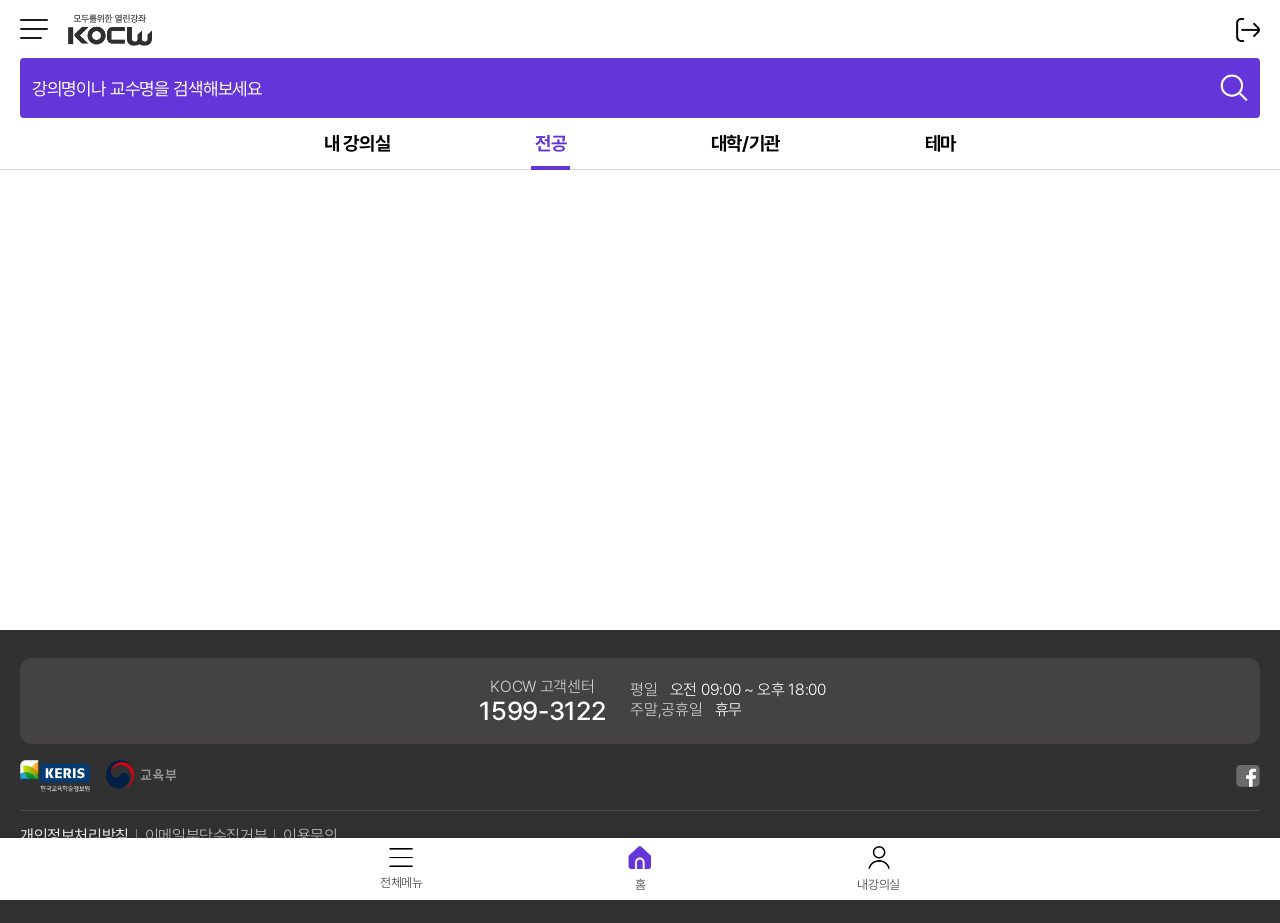
<file: mobile/sub.html>
<!DOCTYPE html>
<html lang="ko">
<head>
    <meta charset="UTF-8">
    <meta http-equiv="X-UA-Compatible" content="IE=edge">
    <meta name="viewport" content="width=device-width, initial-scale=1.0, maximum-scale=1.0, user-scalable=0"/>
    <meta name="format-detection" content="telephone=no" />
    <title>KOCW</title>
    <link rel="stylesheet" href="style/css/common/reset.css">
    <link rel="stylesheet" href="style/css/common/common.css">
    <link rel="stylesheet" href="style/ui/slick.css">
    <link rel="stylesheet" href="style/ui/swiper-bundle.css">
    <link rel="stylesheet" href="style/css/theme/layout.css">
    <link rel="stylesheet" href="style/css/theme/sub.css">

    <script src="script/ui/jquery-3.5.1.min.js"></script>
    <script src="script/ui/jquery.easing.min.js"></script>
    <script src="script/ui/slick.js"></script>
    <script src="script/ui/swiper-bundle.js"></script>
    <script src="script/ui/jquery.dotdotdot.js"></script>
    <script src="script/layout.js"></script>
    <script src="script/sub.js"></script>
</head>
<body>
    <div id="divWrapper">
        <header>
            <div id="divHeader">
                <div class="header1">
                    <div class="center">
                        <div class="left">
                            <a class="wholeMenuBtn" href="#" title="">
                                <span></span>
                                <span></span>
                                <span></span>
                            </a>
                            <h1 class="logo"><a href="#" title=""><img src="image/layout/logo.png"></a></h1>
                        </div>
                        <div class="right">
                            <!-- 로그아웃 버튼 -->
                            <a class="myMenuBtn" href="#" title=""><img src="image/layout/logout.png"></a>
                            <!-- 로그인 버튼 -->
                            <!-- <a class="loginBtn" href="#" title=""><img src="image/login.png"></a> -->
                        </div>
                    </div>
                </div>
                <div class="headerSearch">
                    <div class="center">
                        <a class="searchBtn" href="#" title="검색">강의명이나 교수명을 검색해보세요</a>
                    </div>
                </div>
                <div class="header2">
                    <div class="center">
                        <div class="divTopMenu">
                            <ul>
                                <li>
                                    <a href="#" title="내 강의실">내 강의실</a>
                                </li>
                                <li class="on">
                                    <a href="#" title="전공">전공</a>
                                </li>
                                <li>
                                    <a href="#" title="대학/기관">대학/기관</a>
                                </li>
                                <li>
                                    <a href="#" title="테마">테마</a>
                                </li>
                            </ul>
                        </div>
                    </div>
                </div>
            </div>
            <div id="divSearch">
                <div class="searchBoxW">
                    <div class="center">
                        <a class="closeBtn" href="#" title="닫기"><img src="image/arrow/left1.png"></a>  
                        <form>
                            <fieldset>
                                <div class="searchBox">
                                    <input type="text" placeholder="강의명이나 교수명을 검색해보세요">
                                    <input type="reset" value="">
                                    <a class="submitBtn" href="#" title="검색"><img src="image/icon/search.png"></a>
                                </div>
                            </fieldset>
                        </form>
                    </div>
                </div>
                <div class="scrollW">
                    <div class="searchSectionW">
                        <div class="searchSection detail">
                            <div class="center">
                                <div class="searchDetailBtn">
                                    <a class="openBtn" href="#" title="상세검색">상세검색</a>
                                </div>
                                <div class="searchDetails">
                                    <form>
                                        <fieldset>
                                            <div class="searchDetail">
                                                <div class="customSelectBox">
                                                    <div class="customSelect">
                                                        <label for="field1">전체</label>
                                                        <select id="field1">
                                                            <option selected="selected">전체</option>
                                                            <option>강의명</option>
                                                            <option>교수자</option>
                                                            <option>제공기관</option>
                                                        </select>
                                                    </div>
                                                    <ul class="customSelectOpt">
                                                        <li><a href="#" title="전체">전체</a></li>
                                                        <li><a href="#" title="강의명">강의명</a></li>
                                                        <li><a href="#" title="교수자">교수자</a></li>
                                                        <li><a href="#" title="제공기관">제공기관</a></li>
                                                    </ul>
                                                </div>
                                                <input type="text" placeholder="검색어를 입력하세요">
                                                <div class="customSelectBox">
                                                    <div class="customSelect">
                                                        <label for="op1">AND</label>
                                                        <select id="op1">
                                                            <option selected="selected">AND</option>
                                                            <option>OR</option>
                                                            <option>NOT</option>
                                                        </select>
                                                    </div>
                                                    <ul class="customSelectOpt">
                                                        <li><a href="#" title="AND">AND</a></li>
                                                        <li><a href="#" title="OR">OR</a></li>
                                                        <li><a href="#" title="NOT">NOT</a></li>
                                                    </ul>
                                                </div>
                                            </div>
                                            <div class="searchDetail">
                                                <div class="customSelectBox">
                                                    <div class="customSelect">
                                                        <label for="field2">전체</label>
                                                        <select id="field2">
                                                            <option selected="selected">전체</option>
                                                            <option>강의명</option>
                                                            <option>교수자</option>
                                                            <option>제공기관</option>
                                                        </select>
                                                    </div>
                                                    <ul class="customSelectOpt">
                                                        <li><a href="#" title="전체">전체</a></li>
                                                        <li><a href="#" title="강의명">강의명</a></li>
                                                        <li><a href="#" title="교수자">교수자</a></li>
                                                        <li><a href="#" title="제공기관">제공기관</a></li>
                                                    </ul>
                                                </div>
                                                <input type="text" placeholder="검색어를 입력하세요">
                                                <div class="customSelectBox">
                                                    <div class="customSelect">
                                                        <label for="op2">AND</label>
                                                        <select id="op2">
                                                            <option selected="selected">AND</option>
                                                            <option>OR</option>
                                                            <option>NOT</option>
                                                        </select>
                                                    </div>
                                                    <ul class="customSelectOpt">
                                                        <li><a href="#" title="AND">AND</a></li>
                                                        <li><a href="#" title="OR">OR</a></li>
                                                        <li><a href="#" title="NOT">NOT</a></li>
                                                    </ul>
                                                </div>
                                            </div>
                                            <div class="searchDetail">
                                                <div class="customSelectBox">
                                                    <div class="customSelect">
                                                        <label for="field3">전체</label>
                                                        <select id="field3">
                                                            <option selected="selected">전체</option>
                                                            <option>강의명</option>
                                                            <option>교수자</option>
                                                            <option>제공기관</option>
                                                        </select>
                                                    </div>
                                                    <ul class="customSelectOpt">
                                                        <li><a href="#" title="전체">전체</a></li>
                                                        <li><a href="#" title="강의명">강의명</a></li>
                                                        <li><a href="#" title="교수자">교수자</a></li>
                                                        <li><a href="#" title="제공기관">제공기관</a></li>
                                                    </ul>
                                                </div>
                                                <input type="text" placeholder="검색어를 입력하세요">
                                            </div>
                                            <div class="langDetail">
                                                <h3>언어유형</h3>
                                                <div class="customSelectBox">
                                                    <div class="customSelect">
                                                        <label for="lang1">전체</label>
                                                        <select id="lang1">
                                                            <option>전체</option>
                                                            <option>한국어</option>
                                                            <option>영어</option>
                                                        </select>
                                                    </div>
                                                    <ul class="customSelectOpt">
                                                        <li><a href="#" title="전체">전체</a></li>
                                                        <li><a href="#" title="한국어">한국어</a></li>
                                                        <li><a href="#" title="영어">영어</a></li>
                                                    </ul>
                                                </div>
                                            </div>
                                            <a class="detailSubmit" href="#" title="검색">검색</a>
                                        </fieldset>
                                    </form>
                                </div>
                            </div>
                        </div>
                        <div class="searchSection recent">
                            <div class="center">
                                <div  class="sectionTop">
                                    <h3>최근 검색어</h3>
                                    <ul class="controlW">
                                        <li>
                                            <input type="checkbox" id="autoSave">
                                            <div class="switchTrack"><div class="switch"></div></div>
                                            <label for="autoSave">자동저장</label>
                                        </li>
                                        <li><a href="#" title="전체삭제">전체삭제</a></li>
                                    </ul>
                                </div>
                                <ul class="recentList">
                                    <li><a class="title" href="#" title="대학교육">대학교육</a><a class="delete" href="#" title="삭제"><img src="image/icon/delete.png"></a></li>
                                    <li><a class="title" href="#" title="AI">AI</a><a class="delete" href="#" title="삭제"><img src="image/icon/delete.png"></a></li>
                                    <li><a class="title" href="#" title="영어회화">영어회화</a><a class="delete" href="#" title="삭제"><img src="image/icon/delete.png"></a></li>
                                    <li><a class="title" href="#" title="미래사회">미래사회</a><a class="delete" href="#" title="삭제"><img src="image/icon/delete.png"></a></li>
                                    <li><a class="title" href="#" title="메타버스">메타버스</a><a class="delete" href="#" title="삭제"><img src="image/icon/delete.png"></a></li>
                                    <li><a class="title" href="#" title="연구">연구</a><a class="delete" href="#" title="삭제"><img src="image/icon/delete.png"></a></li>
                                </ul>
                            </div>
                        </div>
                        <div class="searchSection popular">
                            <div class="center">
                                <div class="sectionTop">
                                    <h3>인기 검색어</h3>
                                </div>
                                <ul class="popularList">
                                    <li><a href="#" title="메타버스"><span class="number">1</span><span class="title">메타버스</span></a></li>
                                    <li><a href="#" title="컴퓨터 네트워크"><span class="number">2</span><span class="title">컴퓨터 네트워크</span></a></li>
                                    <li><a href="#" title="심리학"><span class="number">3</span><span class="title">심리학</span></a></li>
                                    <li><a href="#" title="서양철학"><span class="number">4</span><span class="title">서양철학</span></a></li>
                                    <li><a href="#" title="인공지능"><span class="number">5</span><span class="title">인공지능</span></a></li>
                                    <li class="toggle"><a href="#" title="영어회화"><span class="number">6</span><span class="title">영어회화</span></a></li>
                                    <li class="toggle"><a href="#" title="대학교육"><span class="number">7</span><span class="title">대학교육</span></a></li>
                                    <li class="toggle"><a href="#" title="AI"><span class="number">8</span><span class="title">AI</span></a></li>
                                    <li class="toggle"><a href="#" title="연구"><span class="number">9</span><span class="title">연구</span></a></li>
                                    <li class="toggle"><a href="#" title="미래사회"><span class="number">10</span><span class="title">미래사회</span></a></li>
                                </ul>
                                <a class="popularMoreBtn" href="#" title="6~10dnl 보기">6 ~ 10위 보기</a>
                            </div>
                        </div>
                    </div>
                </div>
            </div>
            <div id="divWholeMenu">
                <div class="wholeMenuTop">
                    <p><span class="userName">이대한</span>님 반가워요!</p>
                    <a class="logoutBtn" href="#" title="로그아웃">로그아웃</a>
                </div>
                <div class="wholeMenuBot">
                    <ul class="depth1">
                        <li>
                            <a href="#" title="내 강의실">내 강의실</a>
                            <ul class="depth2">
                                <li><a href="#" title="최근 본 강의">최근 본 강의</a></li>
                                <li><a href="#" title="강의리스트">강의리스트</a></li>
                                <li><a href="#" title="수강확인증 강의">수강확인증 강의</a></li>
                                <li><a href="#" title="내 강의 클립">내 강의 클립</a></li>
                            </ul>
                        </li>
                        <li class="on">
                            <a href="#" title="전공강의">전공강의</a>
                            <ul class="depth2">
                                <li><a href="#" title="인문과학">인문과학</a></li>
                                <li><a href="#" title="사회과학">사회과학</a></li>
                                <li><a href="#" title="공학">공학</a></li>
                                <li><a href="#" title="자연과학">자연과학</a></li>
                                <li><a href="#" title="교육학">교육학</a></li>
                                <li><a href="#" title="의약학">의약학</a></li>
                                <li><a href="#" title="예술·체육">예술·체육</a></li>
                            </ul>
                        </li>
                        <li>
                            <a href="#" title="대학/기관강의">대학/기관강의</a>
                        </li>
                        <li>
                            <a href="#" title="테마강의">테마강의</a>
                            <ul class="depth2">
                                <li><a href="#" title="직업·직무 교육과정">직업·직무 교육과정</a></li>
                                <li><a href="#" title="대학기초강의">대학기초강의</a></li>
                                <li><a href="#" title="sw교육">sw교육</a></li>
                                <li><a href="#" title="4차산업혁명">4차산업혁명</a></li>
                                <li><a href="#" title="취업대비">취업대비</a></li>
                                <li><a href="#" title="임용&자격증">임용&자격증</a></li>
                                <li><a href="#" title="교양세미나">교양세미나</a></li>
                                <li><a href="#" title="영어&해외특강">영어&해외특강</a></li>
                                <li><a href="#" title="Lectures in English">Lectures in English</a></li>
                                <li><a href="#" title="스마트 교수법">스마트 교수법</a></li>
                                <li><a href="#" title="독학학위전공">독학학위전공</a></li>
                                <li><a href="#" title="한국어·한국문화">한국어·한국문화</a></li>
                                <li><a href="#" title="스페셜 채널">스페셜 채널</a></li>
                                <li><a href="#" title="자막제공 강의">자막제공 강의</a></li>
                                <li><a href="#" title="수강확인증 강의">수강확인증 강의</a></li>
                            </ul>
                        </li>
                        <li>
                            <a href="#" title="공지사항">공지사항</a>
                            <ul class="depth2">
                                <li><a href="#" title="공지사항">공지사항</a></li>
                                <li><a href="#" title="뉴스레터">뉴스레터</a></li>
                            </ul>
                        </li>
                        <li><a href="#" title="KOCW란?">KOCW란?</a></li>
                        <li><a href="#" title="서비스도움말">서비스도움말</a></li>
                        <li><a href="#" title="대학담당자">대학담당자</a></li>
                    </ul>
                </div>
                <a class="wholeMenuClose" href="#" title="전체메뉴 닫기"><img src="image/icon/close.png"></a>
            </div>
            <div class="headerBg"></div>
        </header>
        <div id="divContentsW">
            <div id="divContents">
                
            </div>
        </div>
        <footer>
            <div id="divFooter">
                <div class="center">
                    <div class="footerSection">
                        <div class="footerInfo">
                            <div class="call">
                                <p>KOCW 고객센터</p>
                                <p class="number">1599-3122</p>
                            </div>
                            <div class="openHour">
                                <ul>
                                    <li><span class="day">평일</span><span class="time">오전 09:00 ~ 오후 18:00</span></li>
                                    <li><span class="day">주말,공휴일</span><span class="time">휴무</span></li>
                                </ul>
                            </div>
                        </div>
                        <div class="linkMenuW">
                            <ul class="site">
                                <li><a href="#" title="KERIS"><img src="image/layout/footerLogo1.png"></a></li>
                                <li><a href="#" title="교육부"><img src="image/layout/footerLogo2.png"></a></li>
                            </ul>
                            <ul class="sns">
                                <li><a href="#" title="facebook"><img src="image/layout/facebook.png"></a></li>
                            </ul>
                        </div>
                    </div>
                    <div class="footerSection">
                        <ul class="footerMenu">
                            <li class="color"><a href="#" title="개인정보처리방침">개인정보처리방침</a></li>
                            <li><a href="#" title="이메일부단수집거부">이메일부단수집거부</a></li>
                            <li><a href="#" title="이용문의">이용문의</a></li>
                        </ul>
                        <p class="address">41061 대구광역시 동구 동내로 64 (동내동 1119)</p>
                        <p class="copyright">COPYRIGHT KERIS. ALLRIGHTS RESERVED</p>
                    
                    </div>
                </div>
            </div>
        </footer>
        <div class="bottomMenuBar">
            <a class="goTopBtn" href="#" title="상단으로 이동"><img src="image/layout/goTop.png"></a>
            <ul>
                <li class="botWholeMenu">
                    <a href="#" title="">
                        <img src="image/layout/wholeMenu.png">
                        <span>전체메뉴</span>
                    </a>
                </li>
                <li class="home">
                    <a href="#" title="">
                        <img src="image/layout/home.png">
                        <span>홈</span>
                    </a>
                </li>
                <li class="myLecture">
                    <a href="#" title="">
                        <img src="image/layout/myMenu.png">
                        <span>내강의실</span>
                    </a>
                </li>
            </ul>
        </div>
    </div>
</body>
</html>
</file>
<file: mobile/style/css/common/common.css>
/* color */
.color1{color: #9433ff!important;}
.color2{color: #1375d1!important;}
.color3{color: #006e46!important;}
.color4{color: #cb5500!important;}

/* Btn */
.downloadBtn{display: inline-block; border: 1px solid #c5c5c5; border-radius: 4px; padding: 6px 32px 6px 12px; color: #474747; font-family: PretendardM, sans-serif; font-size: 1rem; background: url(../../../image/icon/icon_download.png) no-repeat right 12px center; background-size: 14px auto; image-rendering: -webkit-optimize-contrast;}
.urlBtn{display: inline-block; border: 1px solid #c5c5c5; border-radius: 4px; padding: 6px 32px 6px 12px; color: #474747; font-family: PretendardM, sans-serif; font-size: 1rem; background: url(../../../image/icon/icon_url.png) no-repeat right 12px center; background-size: 12px auto; image-rendering: -webkit-optimize-contrast;}
.clipBtn{display: inline-block; border: 1px solid #7c75ff; border-radius: 4px; color: #736bff; font-size: 1rem; position: relative;}
.clipBtn .btn{display: block; padding: 8px 9px 5px;}
.clipBtn img{width: 16px;}
.clipBtn .addtext{position: absolute; right: 2px; top: -12px; transform: translateY(-100%); font-family: PretendardL, sans-serif; font-size: 0.87rem; color: #ffffff; padding: 8px 12px; background-color: #736bff; border-radius: 8px; white-space: nowrap;}
.clipBtn .addtext::after{content: ""; display: block; width: 0px; height: 0px; position: absolute; right: 0; bottom: -6px; border-top:8px solid transparent; border-bottom:8px solid transparent; border-right: 8px solid #736bff; border-left: 8px solid  none;}
.clipBtn .addtext .close img{width: 12px; margin-left: 2px; vertical-align: bottom;}
@media screen and (max-width:640px){
    .downloadBtn{padding: 6px 28px 6px 8px; background-position: right 8px center;}
    .urlBtn{padding: 6px 28px 6px 8px; background-position: right 8px center;}
    .clipBtn .btn{padding: 6px 7px 4px;}
}


/* service */
.flash{display: inline-block; min-width: 52px; border: 1px solid #dc3336; border-radius: 2px; color: #d30004; font-size: 0.75rem; line-height: 20px; text-align: center;}
.activeX{display: inline-block; min-width: 52px; border: 1px solid #8f89ff; border-radius: 2px; color: #736bff; font-size: 0.75rem; line-height: 20px; text-align: center;}
@media screen and (max-width:640px){
    .flash{min-width: 44px; line-height: 18px;}
    .activeX{min-width: 44px; line-height: 18px;}
}



/* VideoSwiper */
.VideoSwiper{overflow: visible!important;}
.VideoSwiper li{width: 200px; margin-right: 16px;}
.VideoSwiper .videoCover{display: block; width: 100%;  height: 120px; margin-bottom: 16px; border-radius: 8px; overflow: hidden; position: relative; box-sizing: border-box; border: 1px solid #ddd; flex-shrink: 0;}
.VideoSwiper .videoCover::after{content: ""; display: block; width: 100%; height: 100%; background-color: rgba(0, 0, 0, 0.15); position: absolute; left: 0; top: 0;}
.VideoSwiper .videoCover img{width: 100%; height: 100%;}
.VideoSwiper .videoCover .playlectures{position: absolute; right: 0; top: 0; background-color: rgba(0, 0, 0, 0.49); color: #fff; font-size: 0.87rem; padding: 4px 8px; z-index: 1;}
.VideoSwiper .videoCover .playTime{position: absolute; height: 16px; line-height: 16px; right: 8px; top: 8px; color: #ffffff; font-size: 0.87rem; padding-left: 20px; background: url(../../../image/icon/vod_timeIcon.png) no-repeat left center; background-size: 16px; z-index: 1;}
.VideoSwiper .videoCover .playBtn{position: absolute; left: 50%; top: 50%; transform: translate(-50%, -50%); width: 32px; height: 32px; z-index: 1;}
.VideoSwiper .videoCover .playBtn img{width: 100%; height: 100%;}
.VideoSwiper .major{display: block; font-size: 1rem; margin-bottom: 8px; font-family: PretendardM, sans-serif;}
.VideoSwiper .title{display: block; font-size: 1.18rem; font-family: PretendardM, sans-serif; color: #000000; margin-bottom: 7px; width: 100%; line-height: 1.2em; word-break: keep-all; white-space: nowrap; text-overflow: ellipsis; overflow: hidden;}
.VideoSwiper .title img{max-width: 23px; max-height: 19px; vertical-align: bottom;}
.VideoSwiper .lecturer{display: block; font-size: 1.06rem; color: #626262; font-family: PretendardL, sans-serif;}
.VideoSwiper .lecturer span{display: inline-block;  position: relative; padding-right: 0.5em; margin-right: 0.5em; line-height: 1.1em; vertical-align: bottom;}
.VideoSwiper .lecturer span::after{content: ""; display: block; width: 1px; height: 0.8em; background-color: #b7b7b7; position: absolute; right: 0px; top: 3px;}
.VideoSwiper .lecturer span:last-child{padding-right: 0; margin-right: 0;}
.VideoSwiper .lecturer span:last-child::after{display: none;}
.VideoSwiper .lecturer .university{max-width: calc(100% - 55px); white-space: nowrap; overflow:hidden; text-overflow: ellipsis;}
@media screen and (max-width:640px){
    .VideoSwiper li{width: 156px; margin-right: 8px;}
    .VideoSwiper .videoCover{height: 100px;}
    .VideoSwiper .lecturer span{padding-right: 0.4em; margin-right: 0.4em;}
}



/* VideoList */
.VideoList .videoCover{display: block; width: 200px;  height: 120px; border-radius: 8px; overflow: hidden; position: relative; box-sizing: border-box; border: 1px solid #ddd; flex-shrink: 0;}
.VideoList .videoCover::after{content: ""; display: block; width: 100%; height: 100%; background-color: rgba(0, 0, 0, 0.15); position: absolute; left: 0; top: 0;}
.VideoList .videoCover img{width: 100%; height: 100%;}
.VideoList .videoCover .playlectures{position: absolute; right: 0; top: 0; background-color: rgba(0, 0, 0, 0.49); color: #fff; font-size: 0.87rem; padding: 4px 8px; z-index: 1;}
.VideoList .videoCover .playTime{position: absolute; height: 16px; line-height: 16px; right: 8px; top: 8px; color: #ffffff; font-size: 0.87rem; padding-left: 20px; background: url(../../../image/icon/vod_timeIcon.png) no-repeat left center; background-size: 16px; z-index: 1;}
.VideoList .videoCover .playBtn{position: absolute; left: 50%; top: 50%; transform: translate(-50%, -50%); width: 32px; height: 32px; z-index: 1;}
.VideoList .videoCover .playBtn img{width: 100%; height: 100%;}
.VideoList .major{display: block; font-size: 1rem; margin-bottom: 8px; font-family: PretendardM, sans-serif;}
.VideoList .title{display: block; font-size: 1.18rem; font-family: PretendardM, sans-serif; color: #000000; margin-bottom: 7px; width: 100%; line-height: 1.2em; word-break: keep-all;}
.VideoList .title img{max-width: 23px; max-height: 19px; margin-left: 4px; position: relative; top: 2px;}
.VideoList .lecturer{display: block; font-size: 1.06rem; color: #626262; font-family: PretendardL, sans-serif;}
.VideoList .lecturer span{display: inline-block;  position: relative; padding-right: 0.5em; margin-right: 0.5em; line-height: 1.1em; vertical-align: bottom;}
.VideoList .lecturer span::after{content: ""; display: block; width: 1px; height: 0.8em; background-color: #b7b7b7; position: absolute; right: 0px; top: 3px;}
.VideoList .lecturer span:last-child{padding-right: 0; margin-right: 0;}
.VideoList .lecturer span:last-child::after{display: none;}

@media screen and (max-width:640px){
    .VideoList .videoCover{height: 100px;}
    .VideoList .lecturer span{padding-right: 0.4em; margin-right: 0.4em;}
}
</file>
<file: mobile/style/css/theme/layout.css>
@font-face{
    font-family:NotoSans;
	src:url(../../../style/font/NotoSansCJKkr-Regular.eot);
    src:local('※'), url(../../../style/font/NotoSansCJKkr-Regular.woff) format('woff');
}

@font-face{
    font-family:NotoSansM;
	src:url(../../../style/font/NotoSansCJKkr-Medium.eot);
    src:local('※'), url(../../../style/font/NotoSansCJKkr-Medium.woff) format('woff');
}

@font-face{
    font-family:NotoSansB;
	src:url(../../../style/font/NotoSansKR-Bold.eot);
    src:local('※'), url(../../../style/font/NotoSansKR-Bold.woff) format('woff');
}

@font-face{
    font-family:Roboto;
	src:url(../../../style/font/Roboto-Regular.eot);
    src:local('※'), url(../../../style/font/Roboto-Regular.woff) format('woff');
}

@font-face{
    font-family:RobotoM;
	src:url(../../../style/font/Roboto-Medium.eot);
    src:local('※'), url(../../../style/font/Roboto-Medium.woff) format('woff');
}

@font-face{
    font-family:RobotoB;
	src:url(../../../style/font/Roboto-Bold.eot);
    src:local('※'), url(../../../style/font/Roboto-Bold.woff) format('woff');
}

@font-face{
    font-family:Pretendard;
	src:url(../../../style/font/Pretendard-Regular.eot);
    src:local('※'), url(../../../style/font/Pretendard-Regular.woff) format('woff');
}

@font-face{
    font-family:PretendardL;
	src:url(../../../style/font/Pretendard-Light.eot);
    src:local('※'), url(../../../style/font/Pretendard-Light.woff) format('woff');
}

@font-face{
    font-family:PretendardM;
	src:url(../../../style/font/Pretendard-Medium.eot);
    src:local('※'), url(../../../style/font/Pretendard-Medium.woff) format('woff');
}

@font-face{
    font-family:PretendardB;
	src:url(../../../style/font/Pretendard-Bold.eot);
    src:local('※'), url(../../../style/font/Pretendard-Bold.woff) format('woff');
}

:root{font-size: 16px!important; -webkit-text-size-adjust: 100%; /* Prevent font scaling in landscape while allowing user zoom */}
@media screen and (max-width:640px){
    :root{font-size: 14px!important;}
}
body{font-family:Pretendard, Roboto, NotoSans, sans-serif; letter-spacing: -0.02em;}
html.hidden, body.hidden {overflow: hidden; position: fixed; left: 0; top: 0; right: 0; bottom: 0; height: 100%; touch-action: none; -ms-touch-action: none;}

/* #divWrapper */
#divWrapper{position: relative;}

/* #divHeader*/
#divHeader{background-color: #fff; position: relative; z-index: 13; transition: all ease-in 0.3s;  transition-delay: 0.1s;}
#divWrapper.fixed #divHeader{position: fixed; left: 0; top: 0; width: 100%;}
#divWrapper.hideHeader #divHeader{top: -121px;}
#divHeader .center{width: 100%; padding: 0 20px; box-sizing: border-box;}
/* #divHeader .header1 */
#divHeader .header1 {padding: 12px 0; background-color: #ffffff;}
#divHeader .header1 .center{display: -webkit-box; display: -ms-flexbox; display: flex; -webkit-box-pack: justify; -ms-flex-pack: justify; justify-content: space-between; -webkit-box-align: center; -ms-flex-align: center; align-items: center;}
#divHeader .header1 .left{display: -webkit-box; display: -ms-flexbox; display: flex; -webkit-box-align: center; -ms-flex-align: center; align-items: center;}
#divHeader .header1 .wholeMenuBtn{display: block; width: 28px; height: 20px; position: relative; margin-right: 20px;}
#divHeader .header1 .wholeMenuBtn span{display: block; width: 100%; height: 2px; background-color: #1c1c1c; position: absolute; left: 0; border-radius: 2px;}
#divHeader .header1 .wholeMenuBtn span:nth-child(1){top: 0;}
#divHeader .header1 .wholeMenuBtn span:nth-child(2){top: 50%; transform: translateY(-50%);}
#divHeader .header1 .wholeMenuBtn span:nth-child(3){bottom: 0; width: 80%;}
#divHeader .header1 .logo{width: 84px;}
#divHeader .header1 .logo a{display: block;}
#divHeader .header1 .logo a img{width: 100%; position: relative; top: 2px;}
#divHeader .header1 .myMenuBtn{display: block; width: 24px;}
#divHeader .header1 .myMenuBtn img{width: 100%; position: relative; top: 2px;}
#divHeader .header1 .loginBtn{display: block; width: 24px;}
#divHeader .header1 .loginBtn img{width: 100%; position: relative; top: 2px;}
@media screen and (max-width:640px) {
    #divWrapper.hideHeader #divHeader{top: -116px;}
    #divHeader .center{width: 100%; padding: 0 16px;}
}
/* #divHeader .headerSearch */
#divHeader .headerSearch .searchBtn{display: block; width: 100%; box-sizing: border-box; border: 0; border-radius: 4px; line-height: 60px; padding: 0 50px 0 12px; background:#6435d9 url(../../../image/icon/search.png) no-repeat right 12px center; background-size: 28px; color: #fff; font-weight: normal; font-family: Pretendard, sans-serif; font-size: 1.12rem; white-space: nowrap; overflow: hidden; text-overflow: ellipsis; position: relative;}
/* #divHeader .headerSearch .searchBtn::after{content: ""; display: block; width: 18px; height: 18px; background: url(../../../image/reset.png) no-repeat center center; position: absolute; right: 48px; top: 50%; transform: translateY(-50%); background-size: cover;} */
@media screen and (max-width:640px){
    #divHeader .headerSearch .searchBtn{line-height: 56px; background-size: 25px;}
    /* #divHeader .headerSearch .searchBtn::after{width: 16px; height: 16px; right: 44px;} */
}
/* #divHeader .header2 */
#divHeader .header2{border-bottom: 1px solid #dddddd;}
#divHeader .header2 .center{padding: 0 20px;}
#divHeader .header2 .divTopMenu{max-width: 640px; margin: 0 auto;}
#divHeader .header2 .divTopMenu ul{display: -webkit-box; display: -ms-flexbox; display: flex; -webkit-box-pack: justify; -ms-flex-pack: justify; justify-content: space-between; -webkit-box-align: center; -ms-flex-align: center; align-items: center;}
#divHeader .header2 .divTopMenu ul li a{display: block; font-size: 1.18rem; color: #000000; padding: 16px 4px; position: relative; font-family: PretendardB, sans-serif;}
#divHeader .header2 .divTopMenu ul li a::after{content: ""; display: none; width: 100%; height: 4px; background-color: #6435d9; position: absolute; left: 0; bottom: -1px;}
#divHeader .header2 .divTopMenu ul li.on a{color: #6435d9;}
#divHeader .header2 .divTopMenu ul li.on a::after{display: block;}

/* #divSearch */
#divSearch{display: none; position: fixed; left: 0; top: 100%; bottom: 0;  width: 100%; padding: 30px 0 0; margin-bottom: 0px; z-index: 14; background-color: #ffffff; border-top-left-radius: 20px; border-top-right-radius: 20px; height: calc(100vh - 48px);}
/* #divSearch::after{content: ""; display: block; height: 30px; width: 100%; position: absolute; left: 0; top: 0; background-color: #ffffff; z-index: 1;} */
#divSearch .center{padding: 0 20px; box-sizing: border-box;}
#divSearch .scrollW{width: 100%; height: calc(100% - 100px); overflow: auto; padding-bottom: 80px; box-sizing: border-box;}
/* searchBoxW */
#divSearch .searchBoxW{margin-bottom: 12px;}
#divSearch .searchBoxW .center{display: -webkit-box; display: -ms-flexbox; display: flex;-webkit-box-align: center; -ms-flex-align: center; align-items: center;}
#divSearch .searchBoxW form{width: 100%;}
#divSearch .closeBtn{flex-shrink: 0; margin-right: 16px;}
#divSearch .closeBtn img{width: 16px;}
#divSearch .searchBox{width: 100%; position: relative;}
#divSearch .searchBox input[type=text]{width: 100%; box-sizing: border-box; border: 0; border-radius: 4px; line-height: 60px; padding: 0 80px 0 16px; background:#6435d9; color: #fff; font-weight: normal; font-family: Pretendard, sans-serif; font-size: 1.06rem;}
#divSearch .searchBox input[type=text]::placeholder{color: #fff; font-weight: normal; font-family: Pretendard, sans-serif;  font-size: 1.06rem;}
#divSearch .searchBox input[type=reset]{position: absolute; right: 50px; top: 50%; transform: translateY(-50%); border: none; background: url(../../../image/icon/reset.png) no-repeat center center; width: 18px; height: 18px; padding: 0; border-radius: 50%; box-sizing: border-box; background-size: cover; cursor: pointer; image-rendering: -webkit-optimize-contrast;}
#divSearch .searchBox .submitBtn{position: absolute; right: 12px; top: 50%; transform: translateY(-50%); width: 28px;}
#divSearch .searchBox .submitBtn img{width: 100%;}
/* searchSection */
#divSearch .searchSectionW{background-color: #ebebeb;}
#divSearch .searchSection{padding: 30px 0; margin-bottom: 8px; border-bottom: 1px solid #dfdfdf; background-color: #ffffff;}
#divSearch .searchSection:last-child{margin-bottom: 0; border-bottom: 0;}
#divSearch .searchSection.detail{padding: 0;}
#divSearch .searchSection.detail.open{padding: 0  0 30px;}
#divSearch .searchDetailBtn{text-align: right;}
#divSearch .searchDetailBtn .openBtn{display: inline-block; padding: 8px 32px 8px 12px; border-radius: 4px; border: 1px solid #6435d9; color: #6435d9; font-size: 1rem; margin-bottom: 12px; position: relative;}
#divSearch .searchDetailBtn .openBtn::after{content: ""; display: block; width: 12px; height: 12px; background: url(../../../image/arrow/up2.png) no-repeat center center; background-size: 12px; position: absolute; right: 12px; top: 50%; transform: translateY(-50%);}
#divSearch .searchSection.detail.open .openBtn::after{transform: translateY(-50%) rotateZ(180deg);}
#divSearch .searchDetails{display: none;}
#divSearch .searchSection.detail.open .searchDetails{display: block;}
#divSearch .searchDetails .searchDetail{width: 100%; border-radius: 4px; padding: 15px 10px 7px; box-sizing: border-box; background-color: #f4f4f4; margin-bottom: 12px;}
#divSearch .searchDetails .customSelectBox{position: relative; width: 100%; margin-bottom: 8px;}
#divSearch .searchDetails .customSelectBox .customSelect label{display: block; width: 100%; padding: 0 15px; box-sizing: border-box; font-size: 1rem; color: #5b5b5b; line-height: 40px; border-radius: 4px; border: 1px solid #d7d7d7; background: #ffffff; position: relative;}
#divSearch .searchDetails .customSelectBox .customSelect label::after{content: ""; display: block; width: 12px; height: 12px; background: #ffffff url(../../../image/arrow/select.png) no-repeat center center; background-size: 12px; position: absolute; right: 12px; top: 50%; transform: translateY(-50%);}
#divSearch .searchDetails .customSelectBox.on .customSelect label{border-color: #6435d9;}
#divSearch .searchDetails .customSelectBox .customSelect select{display: none;}
#divSearch .searchDetails .customSelectBox .customSelectOpt{display: none;overflow: hidden; border-radius: 4px; border: 1px solid #6435d9; position: absolute; left: 0; top: calc(100% - 1px); width: 100%; box-sizing: border-box; background-color: #ffffff; z-index: 1;}
/* #divSearch .searchDetails .customSelectBox.on .customSelectOpt{display: block;} */
#divSearch .searchDetails .customSelectBox .customSelectOpt li a{display: block; width: 100%; line-height: 40px; padding: 0 15px; box-sizing: border-box; font-size: 1rem; color: #5b5b5b;}
#divSearch .searchDetails .customSelectBox .customSelectOpt li a:hover{background-color: #f2f2f2; color: #000000;}
#divSearch .searchDetails input[type=text]{width: 100%; height: 40px; padding: 0 15px; box-sizing: border-box; border-radius: 4px; border: 1px solid #d7d7d7; font-size: 1rem; color: #5b5b5b; margin-bottom: 8px;}
#divSearch .searchDetails input[type=text]::placeholder{font-family: Pretendard, sans-serif; font-size: 1rem; color: #5b5b5b;}
#divSearch .searchDetails input[type=text]:focus{border-color: #6435d9;}
#divSearch .langDetail{display: -webkit-box; display: -ms-flexbox; display: flex; -webkit-box-align: center; -ms-flex-align: center; align-items: center; margin: 20px 0;}
#divSearch .langDetail h3{width: 80px; font-family: PretendardM, sans-serif; font-size: 1.06rem; color: #212121; margin-right: 30px;}
#divSearch .langDetail .customSelectBox{margin-bottom: 0;}
#divSearch .detailSubmit{display: block; width: 166px; padding: 15px 0; background-color: #313131; border-radius: 8px; color: #ffffff; font-size: 1.06rem; text-align: center; margin:0 auto;}

#divSearch  ul li a{color: #3b3b3b; font-family: Pretendard, sans-serif; font-size: 1.06rem;}
#divSearch .sectionTop h3{font-family: PretendardM, sans-serif; color: #000000; font-size: 1.25rem; margin-bottom: 24px; font-weight: normal; line-height: 1.2;}
#divSearch .sectionTop{position: relative; display: -webkit-box; display: -ms-flexbox; display: flex; -webkit-box-align: start; -ms-flex-align: start; align-items: flex-start;}
#divSearch .sectionTop .controlW{display: -webkit-box; display: -ms-flexbox; display: flex; -webkit-box-align: center; -ms-flex-align: center; align-items: center; position: relative; top: 2px;}
#divSearch .sectionTop .controlW li{position: relative; padding: 0 10px;}
#divSearch .sectionTop .controlW li::after{content: ""; display: block; width: 1px; height: 10px; background-color: #d6d5d5; position: absolute; right: 0; top: 5px;}
#divSearch .sectionTop .controlW li:last-child:after{display: none;}
#divSearch .sectionTop .controlW li a{color: #939393; font-size: 0.87rem;}
#divSearch .sectionTop .controlW li{display: -webkit-box; display: -ms-flexbox; display: flex; -webkit-box-align: center; -ms-flex-align: center; align-items: center;}
#divSearch .sectionTop .controlW li .switchTrack{width: 35px; height: 15px; background-color: #dedede; border-radius: 20px; margin-right: 8px; padding: 2px; position: relative; cursor: pointer;}
#divSearch .sectionTop .controlW li .switchTrack .switch{width: 15px; height: 15px; border-radius: 50%; background-color: #ffffff; position: absolute; left: 2px; top: 2px; transition: all 0.4s;}
#divSearch .sectionTop .controlW li .switchTrack.on{background-color: #6435d9;}
#divSearch .sectionTop .controlW li .switchTrack.on .switch{left: calc(100% - 2px); transform: translateX(-100%);}
#divSearch .sectionTop .controlW li input[type=checkbox]{display: none;}
#divSearch .sectionTop .controlW li label{color: #939393; font-size: 0.87rem; cursor: pointer; line-height: 20px;}
#divSearch .recent .center{padding: 0 10px 0 20px;}
#divSearch .recent .recentList{display: -webkit-box; display: -ms-flexbox; display: flex; -webkit-box-lines: multiple; -ms-flex-wrap: wrap; flex-wrap: wrap;}
#divSearch .recent .recentList li{display: -webkit-box; display: -ms-flexbox; display: flex; -webkit-box-align: center; -ms-flex-align: center; align-items: center; border: 1px solid #dddddd; padding: 8px 16px; border-radius: 20px; margin-right: 10px; margin-bottom: 10px;}
#divSearch .recent .recentList li .title{margin-right: 8px; font-size: 1rem;}
#divSearch .recent .recentList li .delete img{width: 11px; margin-top: 1px;}
#divSearch .popular .popularList{margin-bottom: 12px;}
#divSearch .popular .popularList li.toggle{display: none;}
#divSearch .popular.open .popularList li.toggle{display: block;}
#divSearch .popular .popularList li a {display: block; padding: 12px 0;}
#divSearch .popular .popularList li:first-child a{padding-top: 0;}
#divSearch .popular .popularList li a .number{color: #6e6e6e; display: inline-block; width: 24px;  vertical-align: text-bottom;}
#divSearch .popular .popularList li a .title{display: inline-block; width: calc(100% - 30px); white-space: nowrap; overflow: hidden; text-overflow: ellipsis;  vertical-align: text-bottom;}
#divSearch .popular .popularMoreBtn{display: block; text-align: right; padding: 15px 20px; color: #3b3b3b; font-size: 0.95rem; border-top: 1px solid #dbdbdb; position: relative;}
#divSearch .popular .popularMoreBtn::after{content: ""; display: block; width: 12px; height: 12px; background: url(../../../image/arrow/down1.png) no-repeat center; background-size: 12px; position: absolute; right: 0; top: 50%; transform: translateY(-50%);}
#divSearch .popular.open .popularMoreBtn::after{transform: translateY(-50%) rotateZ(180deg);}

@media screen and (max-width:640px){
    #divSearch .center{padding: 0 16px;}
    #divSearch .searchBox input[type=text]{line-height: 56px; padding: 0 70px 0 12px;}
    #divSearch .searchBox input[type=reset]{right: 44px; width: 16px; height: 16px;}
    #divSearch .searchBox .submitBtn{position: absolute; right: 12px; top: 50%; transform: translateY(-50%); width: 25px;}
    #divSearch .closeBtn{margin-right: 12px;}
    #divSearch .closeBtn img{width: 14px;}
    #divSearch .searchDetails .customSelectBox .customSelect label{line-height: 36px;}
    #divSearch .searchDetails .customSelectBox .customSelect label::after{background-size: 10px;}
    #divSearch .searchDetails .customSelectBox .customSelectOpt li a{line-height: 36px;}
    #divSearch .searchDetails input[type=text]{height: 36px;}
    #divSearch .recent .center{padding: 0 6px 0 16px;}
    #divSearch .recentList li{margin-right: 8px; margin-bottom: 8px; padding: 8px 16px;}
    #divSearch .popularList li a {display: block; padding: 8px 0;}
}

#divWholeMenu{position: fixed; left: -100%; top: 0; bottom: 0; width: 100%; z-index: 14; display: none;}
#divWholeMenu .wholeMenuTop{display: -webkit-box; display: -ms-flexbox; display: flex; -webkit-box-align: center; -ms-flex-align: center; align-items: center; padding: 16px 30px; border-bottom: 1px solid #b9b9b9; background-color: #ffffff;}
#divWholeMenu .wholeMenuTop p{color: #686868; font-size: 1.12rem; margin-right: 12px;}
#divWholeMenu .wholeMenuTop .userName{color: #000000; margin-right: 4px; font-size: 1.18rem; font-family: PretendardM, sans-serif;}
#divWholeMenu .wholeMenuTop .logoutBtn{display: inline-block; background-color: #ece8f6; font-size: 1.06rem; color: #6f67fe; padding: 2px 12px; border-radius: 20px; line-height: 1.7;}
#divWholeMenu .wholeMenuBot{height: calc(100% - 55px); position: relative; background-color: #ffffff; position: relative;}
#divWholeMenu .wholeMenuBot::after{content: ""; display: block; width: calc(30% - 15px); background-color: #f2f3f7; position: absolute; left: 0; top: 0; bottom: 0;}
#divWholeMenu .depth1{height: 100%;  width: 30%; padding: 8px 0; box-sizing: border-box; padding-bottom: 40px; overflow: auto;}
#divWholeMenu .depth1 > li > a{display: block; width: calc(100% - 15px); font-family: PretendardM, sans-serif; box-sizing: border-box; padding: 16px 30px; font-size: 1.06rem; color: #343434; position: relative; z-index: 2;}
#divWholeMenu .depth1 > li > a::before{content: ""; display: block; width: 100%; height: 100%; background: #6435d9 url(../../../image/arrow/right.png) no-repeat right 15px center; background-size: 10px; border-radius: 30px; position: absolute; left: 0; top: 0; z-index: -1; opacity: 0;}
#divWholeMenu .depth1 > li.on > a::before{transform: translateX(15px); opacity: 1; transition: transform ease-in 0.5s;}
#divWholeMenu .depth1 > li.on > a{color: #ffffff;}
#divWholeMenu .depth1 > li.on .depth2{display: block;}
#divWholeMenu .depth2{background-color: #ffffff; height: 100%; overflow: auto;  position: absolute; right: 0; top: 0; width: 70%; padding:8px 15px 8px 0; box-sizing: border-box; display: none; box-sizing: border-box; padding-bottom: 40px;}
#divWholeMenu .depth2 > li{border-bottom: 1px solid #cdcdcd;}
#divWholeMenu .depth2 > li > a{display: block; font-size: 1.06rem; padding: 16px 15px; color: #696969;}
#divWholeMenu .wholeMenuClose{position: absolute; right: 20px; top: 20px;}
#divWholeMenu .wholeMenuClose img{width: 24px;}
@media screen and (max-width:640px){
    #divWholeMenu .wholeMenuTop{padding: 16px 20px;}
    #divWholeMenu .depth1{width: 40%;}
    #divWholeMenu .wholeMenuBot::after{width: calc(40% - 16px);}
    #divWholeMenu .depth1 > li > a{padding: 16px 12px;  text-indent: 8px; width: calc(100% - 12px);}
    #divWholeMenu .depth1 > li > a::before{background-size: 8px; background-position: right 12px center;}
    #divWholeMenu .depth1 > li.on > a::before{transform: translateX(8px);}
    #divWholeMenu .depth2{padding:8px 12px 8px 0; width: 60%; padding-bottom: 40px;}
    #divWholeMenu .depth2 > li > a{padding: 16px 8px;}
    #divWholeMenu .wholeMenuClose img{width: 20px;}
}
@media screen and (max-width:360px){
    #divWholeMenu .depth1 > li > a{font-size: 1rem;}
    #divWholeMenu .depth2 > li > a{font-size: 1rem;}
}

header .headerBg{content: ""; display: none; width: 100%; height: 100vh; position: fixed; left: 0; top: 0; background-color: rgba(0, 0, 0, 0.64); z-index: 13;}

#divContentsW{padding-bottom: 20px; min-height: calc(100vh - 460px);}

/* divFooter */
#divFooter{background-color: #313131; padding: 28px 0;}
#divFooter .center{padding: 0 20px; box-sizing: border-box;}
#divFooter .footerInfo{background-color: #444242; padding: 12px 20px; border-radius: 12px; display: -webkit-box; display: -ms-flexbox; display: flex; -webkit-box-pack: center; -ms-flex-pack: center; justify-content: center; -webkit-box-align: center; -ms-flex-align: center; align-items: center; -webkit-box-lines: multiple; -ms-flex-wrap: wrap; flex-wrap: wrap;}
#divFooter .footerInfo .call{text-align: center; margin: 8px 25px;}
#divFooter .footerInfo .call p{color: #d0d0d0; font-size: 1rem; font-family: PretendardL, sans-serif; line-height: 1;}
#divFooter .footerInfo .call .number{color: #ffffff; font-size: 1.62rem; font-family: PretendardM, sans-serif; line-height: 1; margin-top: 4px;}
#divFooter .footerInfo .openHour{font-size: 1rem; font-family: PretendardL, sans-serif; margin: 4px 0;}
#divFooter .footerInfo .openHour li{margin-bottom: 4px;}
#divFooter .footerInfo .openHour .day{color: #d0d0d0; margin-right: 12px;}
#divFooter .footerInfo .openHour .time{color: #ffffff;}
.linkMenuW{display: -webkit-box; display: -ms-flexbox; display: flex; -webkit-box-pack: justify; -ms-flex-pack: justify; justify-content: space-between; -webkit-box-align: center; -ms-flex-align: center; align-items: center;padding: 16px 0; border-bottom: 1px solid #4b4b4b; margin-bottom: 16px;}
.linkMenuW .site{display: -webkit-box; display: -ms-flexbox; display: flex;}
.linkMenuW .site li{margin-right: 16px;}
.linkMenuW .site li:last-child{margin-right: 0;}
.linkMenuW .site li img{width: 70px;}
.linkMenuW .sns{display: -webkit-box; display: -ms-flexbox; display: flex;}
.linkMenuW .sns li{margin-left: 12px;}
.linkMenuW .sns li:first-child{margin-left: 0px;}
.linkMenuW .sns li img{width: 24px}
.footerMenu{display: -webkit-box; display: -ms-flexbox; display: flex; -webkit-box-lines: multiple; -ms-flex-wrap: wrap; flex-wrap: wrap; margin-bottom: 12px;}
.footerMenu li{margin-right: 16px; position: relative;}
.footerMenu li::after{content: ""; display: block; width: 1px; height: 12px; background-color: #818181; position: absolute; right: -8px; top: 2px;}
.footerMenu li:last-child{margin-right: 0;}
.footerMenu li:last-child:after{display: none;}
.footerMenu li a{color: #c6c6c6; font-size: 1rem; font-family: PretendardL, sans-serif; letter-spacing: -0.025em;}
.footerMenu .color a{color: #f1f1f1; font-family: Pretendard, sans-serif;}
.address{font-size: 1rem; color: #818181; font-family: PretendardL, sans-serif; line-height: 1.25em; margin-bottom: 4px;}
.copyright{font-size: 0.81rem; color: #6c6c6c; font-family: PretendardL, sans-serif; line-height: 1.25em;}
@media screen and (max-width:640px) {
    #divFooter .center{padding: 0 16px;}
    #divFooter .footerInfo{padding: 12px 12px;}
    #divFooter .footerInfo .call{margin: 8px 6px;}
    #divFooter .footerInfo .call .number{font-size: 1.5rem;}
    #divFooter .footerInfo .openHour{margin: 6px;}
    #divFooter .footerInfo .openHour .day{margin-right: 6px;}
}


.bottomMenuBar{position: fixed; bottom: 0; left: 0; width: 100%; box-sizing: border-box; background-color: #ffffff; z-index: 12; transition: all ease-in 0.3s; transition-delay: 0.1s; box-shadow:0px -2px 8px 0px rgba(0, 0, 0, 0.15)}
.bottomMenuBar .goTopBtn{position: absolute; right: 20px; top: -60px; width: 40px; height: 40px; border-radius: 50%; background-color: #6435d9; display: none;}
.bottomMenuBar .goTopBtn img{height: 24px; position: absolute; left: 50%; top: 50%; transform: translate(-50%, -50%);}
.bottomMenuBar ul{display: -webkit-box; display: -ms-flexbox; display: flex; -webkit-box-pack: justify; -ms-flex-pack: justify; justify-content: space-between; -webkit-box-align: center; -ms-flex-align: center; align-items: center; padding: 8px 60px; box-sizing: border-box; max-width: 640px; margin: 0 auto; }
.bottomMenuBar ul li a{display: block; text-align: center;}
.bottomMenuBar ul li img{width: 24px; margin-bottom: 8px;}
.bottomMenuBar ul li span{display: block; font-size: 0.8rem; letter-spacing: -0.025em; color: #3f3f3f; font-family: PretendardL, sans-serif;}
@media screen and (max-width:640px) {
    .bottomMenuBar .goTopBtn{right: 16px; top: -56px; width: 36px; height: 36px;}
    .bottomMenuBar .goTopBtn img{height: 20px;}
    .bottomMenuBar ul{padding: 8px 40px;}
}
</file>
<file: mobile/style/css/theme/sub.css>
#divWrapper.fixed #divContentsW{padding-top: 170px;}
@media screen and (max-width:640px){
    #divWrapper.fixed #divContentsW{padding-top: 164px;}
}

#divContents{padding: 24px 20px; overflow: hidden;}
@media screen and (max-width:640px){
    #divContents{padding: 24px 16px;}
}
</file>
<file: mobile/style/css/lecture/detail.css>
/* lectureDetailView - detailText */
.lectureDetailView .detailText{margin-bottom: 16px;}
.lectureDetailView .detailText .title{font-family: PretendardM, sans-serif; font-size: 1.5rem; color: #010101; line-height: 1.3em; margin-bottom: 8px; letter-spacing: -0.03em;}
.lectureDetailView .detailText .location{display: -webkit-box; display: -ms-flexbox; display: flex; margin-bottom: 8px;}
.lectureDetailView .detailText .location li{position: relative; padding-right: 16px; margin-right: 2px;}
.lectureDetailView .detailText .location li::after{content: ""; display: block; width: 12px; height: 12px; background: url(../../../image/arrow/location.png) no-repeat center center; background-size: auto 100%; position: absolute; right: 0; top: 1px;}
.lectureDetailView .detailText .location li:last-child:after{display: none;}
.lectureDetailView .detailText .location li a{color: #919090; font-size: 1rem;} 
.lectureDetailView .detailText .info{display: -webkit-box; display: -ms-flexbox; display: flex; -webkit-box-lines: multiple; -ms-flex-wrap: wrap; flex-wrap: wrap; -webkit-box-align: center; -ms-flex-align: center; align-items: center;}
.lectureDetailView .detailText .info .lecturer{display: -webkit-box; display: -ms-flexbox; display: flex; -webkit-box-lines: multiple; -ms-flex-wrap: wrap; flex-wrap: wrap; margin-bottom: 8px;}
.lectureDetailView .detailText .info .lecturer li{position: relative; padding-right: 0.5em; margin-right: 0.5em; color: #5a5a5a; font-size: 1.1rem; white-space: nowrap;}
.lectureDetailView .detailText .info .lecturer li::after{content: ""; display: block; width: 1px; height: 0.7em; background-color: #b4b4b4; position: absolute; right: 0; top: 2px;}
.lectureDetailView .detailText .info .lecturer li:last-child:after{display: none;}
.lectureDetailView .detailText .info .view{font-size: 1.1rem; color: #626262; padding-left: 24px; background: url(../../../image/icon/view.png) no-repeat left center; background-size: 20px; margin-right: 1em; font-family: PretendardL, sans-serif; margin-bottom: 8px;}
.lectureDetailView .detailText .info .caption{display: inline-block; color: #6f67fe; background-color: #ece8f6; border-radius: 4px; padding: 8px; font-size: 1rem; font-family: PretendardL, sans-serif; margin-bottom: 8px;}
.lectureDetailView .detailText .dataBtnW{margin-bottom: 12px;}
.lectureDetailView .detailText .dataBtnW li{margin-right: 8px;}
.lectureDetailView .detailText .summary{font-family: PretendardL, sans-serif; font-size: 1.06rem; color: #626262; line-height: 1.3em;}
@media screen and (max-width:640px){
    .lectureDetailView .detailText .info .lecturer li{padding-right: 0.4em; margin-right: 0.4em;}
    .lectureDetailView .detailText .info .lecturer li:last-child{margin-right: 0;}
    .lectureDetailView .detailText .info .view{margin-right: 0.5em; font-size: 1rem; background-size: 16px; padding-left: 20px; margin-right: 0.4em;}
    .lectureDetailView .detailText .info .caption{padding: 4px;}
    .lectureDetailView .detailText .dataBtnW li{margin-right: 4px;}
}

/* lectureDetailView - detailVideo */
.lectureDetailView .detailVideo .videoW{margin-bottom: 8px;}
.lectureDetailView .detailVideo .videoW video{width: 100%; height: 360px; border-radius: 8px; border: 1px solid #b7b7b7; overflow: hidden;}
.lectureDetailView .detailVideo .controllerW{position: relative; margin-bottom: 12px;}
.lectureDetailView .detailVideo .controllerW .controller{height: 32px; display: -webkit-box; display: -ms-flexbox; display: flex; -webkit-box-pack: center; -ms-flex-pack: center; justify-content: center; -webkit-box-align: center; -ms-flex-align: center; align-items: center;}
.lectureDetailView .detailVideo .controllerW .controller .prev a{color: #7b7b7b; font-size: 1rem; padding-left: 16px; background: url(../../../image/arrow/prev.png) no-repeat left center; background-size: 10px auto; margin-right: 12px;}
.lectureDetailView .detailVideo .controllerW .controller .next a{color: #7b7b7b; font-size: 1rem; padding-right: 16px; background: url(../../../image/arrow/next.png) no-repeat right center; background-size: 10px auto;}
.lectureDetailView .detailVideo .controllerW .controller .prev.active a{color: #000000; background-image: url(../../../image/arrow/prev_black.png);}
.lectureDetailView .detailVideo .controllerW .controller .next.active a{color: #000000; background-image: url(../../../image/arrow/next_black.png);}
.lectureDetailView .detailVideo .controllerW .clipBtn{position: absolute; right: 0; top: 0;}
@media screen and (max-width:640px){
    .lectureDetailView .detailVideo .videoW video{height: 280px;}
    .lectureDetailView .detailVideo .controllerW .controller .prev a{padding-left: 12px; background-size: 8px auto;}
    .lectureDetailView .detailVideo .controllerW .controller .next a{padding-right: 12px; background-size: 8px auto;}
}
@media screen and (max-width:360px){
    .lectureDetailView .detailVideo .videoW video{height: 240px;}
    .lectureDetailView .detailVideo .controllerW{text-align: right;}
}

/* lectureDetailView - detailBtn */
.lectureDetailView .detailBtn{margin-bottom: 20px;}
.lectureDetailView .detailBtn .btnArea{background-color: #f3f3f4; border-radius: 8px; padding: 16px 32px; display: -webkit-box; display: -ms-flexbox; display: flex; -webkit-box-pack: justify; -ms-flex-pack: justify; justify-content: space-between;}
.lectureDetailView .detailBtn .btnArea li{text-align: center;}
.lectureDetailView .detailBtn .btnArea li a img{width: 22px; margin-bottom: 8px;}
.lectureDetailView .detailBtn .btnArea li a .text{display: block; color: #626262; font-family: PretendardL, sans-serif; font-size: 0.87rem}

/* lectureDetailContent - detailService */
.lectureDetailContent .detailService::after{content: ""; display: block; clear: both;}
.lectureDetailContent .detailService .servideGuideBtn{float: left; margin-bottom: 8px;}
.lectureDetailContent .detailService .serviceList{display: -webkit-box; display: -ms-flexbox; display: flex; -webkit-box-align: center; -ms-flex-align: center; align-items: center; float: right; margin-bottom: 8px; height: 28px;}
.lectureDetailContent .detailService .serviceList li{margin-right: 8px;}
.lectureDetailContent .detailService .serviceList li:last-child{margin-right: 0;}
.lectureDetailContent .detailService .serviceList li img{max-width: 23px; max-height: 19px; vertical-align: bottom;}
@media screen and (max-width:640px){
    .lectureDetailContent .detailBtn .btnArea{padding: 10px 16px;}
    .lectureDetailContent .detailBtn .btnArea li a img{width: 22px; margin-bottom: 4px;}
    .lectureDetailContent .detailService .serviceList li{margin-right: 4px;}
    .lectureDetailContent .detailService .serviceList li img{max-width: 22px; max-height: 18px;}
}



/* lectureDetailContent - detailContent*/
.lectureDetailContent .detailContent h4 a{display: block; height: 56px; line-height: 56px; font-size: 1.25rem; color: #000000; font-family: PretendardM, sans-serif; padding: 0 12px; position: relative; border: 1px solid #dedede; border-left: 0; border-right: 0;}
.lectureDetailContent .detailContent h4 a::after{content: ""; display: block; width: 16px; height: 12px; background: url(../../../image/arrow/up1.png) no-repeat center center; background-size: 100% auto; position: absolute; right: 12px; top: 50%; transform: translateY(-50%); transition: all 0.5s;}
.lectureDetailContent .detailContent.off h4 a{border-bottom: 0;}
.lectureDetailContent .detailContent:last-child.off h4 a{border-bottom: 1px solid #dedede;}
.lectureDetailContent .detailContent.off h4 a::after{transform:translateY(-50%) rotateZ(180deg);}
.lectureDetailContent .detailContent .content{padding: 20px 0;}


/* lectureDetailContent - classLectureList */
.classLectureList .slick-slide{margin: 0 8px;}
.classLectureList .slick-list {margin: 0 -8px;}
.classLectureList li{border: 1px solid #e1e1e1; border-radius: 8px; margin-bottom: 12px; padding: 16px 12px; box-sizing: border-box; display: -webkit-box!important; display: -ms-flexbox!important; display: flex!important;}
.classLectureList li.on{border-color: #6435d9;}
.classLectureList li .lecture > div{margin-bottom: 12px;}
.classLectureList li .lecture > div:last-child{margin-bottom: 0px;}
.classLectureList li .lecture > div p:last-child{margin-bottom: 0px;}
.classLectureList li .number{font-family: PretendardM, sans-serif; color: #131313; font-size: 1.12rem; margin-right: 8px;line-height: 1.2em;}
.classLectureList li .mainTitle a{display: inline-block; color: #201f1f; font-size: 1.12rem;  font-family: PretendardM, sans-serif; line-height: 1.2em; margin-bottom: 4px;}
.classLectureList li .mainTitle.on a{color: #6435d9;}
.classLectureList li .subTitle{color: #545454; font-size: 1.06rem; font-family: PretendardL, sans-serif; line-height: 1.2em; margin-bottom: 8px;}
.classLectureList li .contentTitle{margin-bottom: 4px;}
.classLectureList li .contentTitle a{display: inline-block; color: #246ab2; font-size: 1rem; line-height: 20px; margin-right: 4px;}
.classLectureList li .contentTitle img{display: inline-block; max-width: 23px; max-height: 19px; vertical-align: bottom; margin-right: 4px;}

.classLectureList .slick-dots{display: -webkit-box; display: -ms-flexbox; display: flex; -webkit-box-pack: center; -ms-flex-pack: center; justify-content: center; margin-bottom: 20px;}
.classLectureList .slick-dots li{width: 10px; height: 10px; border: 0; background-color: #c5d0dc; border-radius: 50%; margin-right: 8px; margin-bottom: 0; padding: 0;}
.classLectureList .slick-dots li.slick-active{background-color: #2d2d2d;}
.classLectureList .slick-dots li:last-child{margin-right: 0;}

.spreadBtn{display: block; background-color: #f4f4f4; color: #000000; font-size: 1.06rem; line-height: 48px; border-radius: 4px; text-align: center;}
.spreadBtn span{margin-right: 6px;}
.spreadBtn .text{color: #5d5d5d;}
.spreadBtn img{width: 14px; position: relative; top: -2px;}
.spreadBtn.on img{transform: rotateZ(180deg);}
@media screen and (max-width:640px){
    .classLectureList li .contentTitle img{max-width: 22px; max-height: 19px;}
    .classLectureList .slick-dots{margin-bottom: 16px;}
    .classLectureList .slick-dots li{width: 8px; height: 8px;}
}

/* lectureDetailContent - relationLecture */



/* lectureDetailContent - relationThesisList */
.relationThesisList li{margin-bottom: 12px;}
.relationThesisList li a{display: block; padding-left: 28px; position: relative;}
.relationThesisList li a::after{content: ""; display: block; width: 20px; height: 20px; background: url(../../../image/icon/thesis_icon.png) no-repeat center; background-size: 100% auto; position: absolute; left: 0; top: 3px;}
.relationThesisList li a span{color: #246ab2; font-size: 1.12rem; line-height: 1.2em; margin-right: 4px; word-break: keep-all; font-family: PretendardL, sans-serif;}
.relationThesisList li a img{width: 13px; image-rendering: -webkit-optimize-contrast; position: relative; top: 1px; margin-left: 2px;}
@media screen and (max-width:640px){
    .relationThesisList li a{padding-left: 24px;}
    .relationThesisList li a::after{content: ""; display: block; width: 18px; height: 18px; top: 1px;}
}


/*  lectureDetailContent - userComment */
.detailContent .login{display: -webkit-box; display: -ms-flexbox; display: flex; -webkit-box-align: center; -ms-flex-align: center; align-items: center; margin-bottom: 16px; box-sizing: border-box;}
.detailContent .login img{width: 52px; margin-right: 20px;}
.detailContent .login span{color: #545454; font-size: 1.12rem; line-height: 1.2em; word-break: keep-all;}
.detailContent .comment .starW{display: -webkit-box; display: -ms-flexbox; display: flex; -webkit-box-align: center; -ms-flex-align: center; align-items: center; float: left; margin-bottom: 8px;}
.detailContent .comment .starW .star{display: -webkit-box; display: -ms-flexbox; display: flex;}
.detailContent .comment .starW .star li{margin-right: 4px;}
.detailContent .comment .starW .star li img{width: 18px;}
.detailContent .comment .starW .score{color: #f14b02; font-size: 1rem; margin-right: 2px;}
.detailContent .comment .starW .total{color: #3c3b3b; font-size: 1rem;}
.detailContent .comment .textArea{margin-bottom: 16px;}
.detailContent .comment .textArea .txtLength{display: block; font-size: 1rem; color: #3c3b3b; text-align: right; margin-bottom: 8px;}
.detailContent .comment .textArea .txtLength .length{color: #979797;}
.detailContent .comment .textArea textarea{width: 100%; height: 120px; resize: none; border: 1px solid #e1e1e1; border-radius: 8px; box-sizing: border-box; padding: 16px; font-size: 1.06rem; color: #767676;}
.detailContent .comment .textArea textarea:focus-visible{outline-style: none; border-color: #1d78d6;}
.detailContent .comment .textArea textarea::placeholder{font-size: 1.06rem; color: #767676; font-family: Pretendard, sans-serif; line-height: 1.2em;}

/* lectureDetailContent - userCommentList */
.userCommentList li{background-color: #f5f6f9; display: -webkit-box; display: -ms-flexbox; display: flex; padding: 20px; box-sizing: border-box; border-radius: 20px; margin-bottom: 12px; }
.userCommentList li .imgCover{width: 44px; height: 44px; background: #ffffff url(../../../image/icon/user.png) no-repeat center; background-size: 20px auto; border-radius: 8px; border: 1px solid #e6e6e7; margin-right: 16px; flex-shrink:0;}
.userCommentList li .textW .writeText{color: #646464; font-size: 1.06rem; font-family: PretendardL, sans-serif; line-height: 1.3em; word-break: keep-all;}
.userCommentList li .textW .writeInfo span{position: relative; padding-right: 8px; margin-right: 8px;}
.userCommentList li .textW .writeInfo span::after{content: ""; display: block; width: 1px; height: 0.8em; background-color: #c0c0c1; position: absolute; right: 0; top: 2px;}
.userCommentList li .textW .writeInfo span:last-child:after{display: none;}
.userCommentList li .textW .writeInfo .writeUser{display: inline-block; color: #246ab2; font-size: 1rem; font-family: PretendardL, sans-serif; margin-top: 8px;}
.userCommentList li .textW .writeInfo .writeDate{display: inline-block; color: #7f7f7f; font-size: 1rem; font-family: PretendardL, sans-serif; white-space: nowrap; margin-top: 8px;}
@media screen and (max-width:400px) {
    .userCommentList li{padding: 16px;}
    .userCommentList li .imgCover{margin-right: 12px;}
}


/* lectureDetailContent - termOfUseList */
.termOfUseList li{font-size: 1rem; color: #7d7d7d; font-family: PretendardL, sans-serif; line-height: 1.06em; margin-bottom: 8px; position: relative; padding-left: 12px; box-sizing: border-box;}
.termOfUseList li::after{content: ""; display: block; width: 6px; height: 1px; background-color: #c1c0c0; position: absolute; left: 0; top: 8px;}
</file>
<file: mobile/style/css/lecture/brief.css>
/* searchResultW */
/* .searchResultW{overflow: hidden;} */

/* searchResultSection */
.searchResultSection{padding: 36px 0;}
.searchResultSection.borderT{border-top: 1px solid #dbdbdb;}
.searchResultSection .searchTitle{font-family: PretendardM, sans-serif; font-size: 1.5rem; color: #000000; margin-bottom: 20px;}
.searchResultSection .searchSumW{margin-bottom: 16px;}
.searchResultSection .searchSumW .searchSum{color: #696868; font-size: 1rem; line-height: 1.2em; word-break: keep-all;}
.searchResultSection .searchSumW .searchSum .searchWord{color: #000000; font-size: 1.06rem;}
.searchResultSection .searchSumW .searchSum .searchCount{color: #f15b19; font-size: 1.06rem;}

/* searchResultSection - searchSortW */
.searchResultSection .searchSortW{margin-bottom: 12px;}
.searchResultSection .searchSortW::after{content: ""; display: block; clear: both;}
.searchResultSection .searchSortW .searchSum{display: block; font-size: 1rem; color: #747474; float: left; line-height: 20px;}
.searchResultSection .searchSortW .searchSum .searchCount{color: #000000;}
.searchResultSection .searchSortW .searchSort{display: -webkit-box; display: -ms-flexbox; display: flex; float: right;}
.searchResultSection .searchSortW .searchSort li{margin-right: 12px;}
.searchResultSection .searchSortW .searchSort li:last-child{margin-right: 0px;}
.searchResultSection .searchSortW .searchSort li a{display: block; font-size: 0.87rem; color: #4f4f4f; line-height: 20px;}
.searchResultSection .searchSortW .searchSort li a img{width: 16px; vertical-align: middle; margin-right: 4px;}
.searchResultSection .searchSortW .searchSort .listType{display: none; margin-right: 0;}
.searchResultSection .searchSortW .searchSort .listType.active{display: block;}
@media screen and (max-width:640px) {
    .searchResultSection{padding: 20px 0;}
    .searchResultSection .searchTitle{margin-bottom: 16px;}
    .searchResultSection .searchSumW{margin-bottom: 12px;}
}


/* searchVideoSwiper */


/* searchVideoList list */
.searchVideoList.list{overflow: visible;}
.searchVideoList.list li{margin-bottom: 30px;}
.searchVideoList.list li a{display: -webkit-box; display: -ms-flexbox; display: flex; width: 100%;}
.searchVideoList.list .videoCover{margin-right: 16px;}
.searchVideoList.list .videoInfo{display: block; width: 100%; overflow: hidden;}
@media screen and (max-width:640px) {
    .searchVideoList.list li{margin-bottom: 20px;}
    .searchVideoList.list .videoCover{width: 156px; margin-right: 12px;}
}
@media screen and (max-width:400px) {
    .searchVideoList.list .videoCover{width: 120px; height: 84px; margin-right: 8px;}
}


/* searchVideoList grid */
.searchVideoList.grid{overflow: visible;}
.searchVideoList.grid ul{display: -webkit-box; display: -ms-flexbox; display: flex; -webkit-box-lines: multiple; -ms-flex-wrap: wrap; flex-wrap: wrap;}
.searchVideoList.grid li{margin-bottom: 30px; width: calc(25% - 20px); margin-right: calc(4 * 20px / 3);}
.searchVideoList.grid li:nth-child(4n){margin-right: 0px;}
.searchVideoList.grid .videoCover{width: auto; margin-bottom: 16px; margin-right: 0;}
.searchVideoList.grid .videoInfo{display: block; width: 100%; overflow: hidden;}
@media screen and (max-width:780px) {
    .searchVideoList.grid li{margin-bottom: 30px; width: calc(33% - 16px); margin-right: calc((3 * 16px)/2);}
    .searchVideoList.grid li:nth-child(4n){margin-right: calc((3 * 16px)/2);}
    .searchVideoList.grid li:nth-child(3n){margin-right: 0px;}
    .searchVideoList.grid .videoCover{height: 100px;}
    
}
@media screen and (max-width:520px) {
    .searchVideoList.grid li{margin-bottom: 30px; width: calc(50% - 8px); margin-right: calc((2 * 8px));}
    .searchVideoList.grid li:nth-child(3n){margin-right: calc((2 * 8px));}
    .searchVideoList.grid li:nth-child(2n){margin-right: 0;}
}
</file>
<file: mobile/style/css/lecture/lectureMenu.css>
/* menuType1 */
.menuType1 .depth1W{position: relative; margin-bottom: 20px;}
.menuType1 .allSlide{width: 68px; height: 80px; margin-right: 16px; border-radius: 16px; text-align: center; overflow: hidden; flex-shrink: 0; position:absolute; left: 0; top: 0; z-index: 2;}
.menuType1 .allSlide > a{width: 100%; height: 100%; display: -webkit-box; display: -ms-flexbox; display: flex; -webkit-box-pack: center; -ms-flex-pack: center; justify-content: center; -webkit-box-align: center; -ms-flex-align: center; align-items: center; padding: 20px 10px; box-sizing: border-box; background-color: #e2e2fb;}
.menuType1 .allSlide a > .title{font-size: 1.12rem; line-height: 1.2em;}
.menuType1 .allSlide.on a{background-color: #6435d9;}
.menuType1 .allSlide.on a > .title{color: #ffffff;}
.menuType1 .swiper{margin-left: 84px;  width: calc(100% - 64px);}
.menuType1 .depth1 > li{width: 68px; height: 80px; margin-right: 16px; border-radius: 16px; text-align: center; overflow: hidden;}
.menuType1 .depth1 > li > a{width: 100%; height: 100%; display: -webkit-box; display: -ms-flexbox; display: flex; -webkit-box-pack: center; -ms-flex-pack: center; justify-content: center; -webkit-box-align: center; -ms-flex-align: center; align-items: center; padding: 20px 10px; box-sizing: border-box; background-color: #e2e2fb;}
.menuType1 .depth1 > li > a > .title{font-size: 1.12rem; line-height: 1.2em;}
.menuType1 .depth1 > li.on > a{background-color: #6435d9;}
.menuType1 .depth1 > li.on > a > .title{color: #ffffff;}

.menuType1 .depth2W .depth2{display: none;}
.menuType1 .depth2W .depth2.on{display: block;}
.menuType1 .depth2W .depth2 > li > a{display: block; width: 100%; height: 100%; font-family: PretendardM, sans-serif; font-size: 1.06rem; padding: 16px 20px; border: 1px solid transparent; border-top: 1px solid #dedede;  box-sizing: border-box; background: url(../../../image/arrow/down2.png) no-repeat right 20px center; background-size: 16px;}
.menuType1 .depth2W .depth2 > li > a > .count{color: #a3a3a3; font-family: PretendardL, sans-serif;}
.menuType1 .depth2W .depth2 > li.on > a{border: 1px solid #6435d9; border-radius: 4px; background-image: url(../../../image/arrow/up2.png);}
.menuType1 .depth2W .depth2 > li.on > a > .count{color: #333333;}

.menuType1 .depth2W .depth3W{display: none;}
.menuType1 .depth2W .depth2  li.on  .depth3W{display: block;}
.menuType1 .depth2W .depth3W {height: auto; padding: 16px 8px; box-sizing: border-box; border-radius: 4px;}
.menuType1 .depth2W .depth3W .depth3{-webkit-box-lines: multiple; -ms-flex-wrap: wrap; flex-wrap: wrap;}
.menuType1 .depth2W .depth3W .depth3 li{margin-bottom: 16px;}
.menuType1 .depth2W .depth3W .depth3 li a{display: -webkit-box; display: -ms-flexbox; display: flex; font-size: 1rem; letter-spacing: -0.025em; line-height: 1;}
.menuType1 .depth2W .depth3W .depth3 li a .title{display: inline-block; max-width: calc(100% - 36px); margin-right: 4px; line-height: 1.1; overflow: hidden; white-space: nowrap; text-overflow: ellipsis;}
.menuType1 .depth2W .depth3W .depth3 li a .count{color: #a3a3a3; font-family: PretendardL, sans-serif;}
.menuType1 .depth2W .depth3W .depth3 li.on a{color: #6435d9;}
.menuType1 .depth2W .depth3W .depth3 li.on a .count{color: #6435d9;}
.menuType1 .depth2W .depth3W .depth3 .slick-dots{display: -webkit-box; display: -ms-flexbox; display: flex; -webkit-box-pack: center; -ms-flex-pack: center; justify-content: center; -webkit-box-align: center; -ms-flex-align: center; align-items: center; margin: 8px 0;}
.menuType1 .depth2W .depth3W .depth3 .slick-dots li{margin-right: 8px; margin-bottom: 0;}
.menuType1 .depth2W .depth3W .depth3 .slick-dots li:last-child{ margin-right: 0px;}
.menuType1 .depth2W .depth3W .depth3 .slick-dots .dot{display: block; background-color: #c5d0dc; border-radius: 50%; width: 10px; height: 10px; border: none; cursor: pointer;}
.menuType1 .depth2W .depth3W .depth3 .slick-dots li.slick-active .dot{background-color: #2d2d2d;}

@media screen and (max-width:640px){
    .menuType1 .allSlide{width: 58px; height: 72px; margin-right: 8px;}
    .menuType1 .allSlide > a{padding: 12px 8px;}
    .menuType1 .swiper{margin-left: 66px; width: calc(100% - 50px); padding-right: 8px;}
    .menuType1 .depth1 > li{width: 56px; height: 72px; margin-right: 8px;}
    .menuType1 .depth1 > li > a{padding: 12px 8px;}
    .menuType1 .depth2W .depth2 > li > a{background-size: 12px;}
    .menuType1 .depth2W .depth3W .depth3 li{margin-bottom: 10px;}
    .menuType1 .depth2W .depth3W .depth3 .slick-dots{margin: 4px 0;}
    .menuType1 .depth2W .depth3W .depth3 .slick-dots .dot{width: 8px; height: 8px;}
}



/* menuType2 */
.menuType2 .depth1W{position: relative; margin-bottom: 12px;}
.menuType2 .allSlide{position: absolute; left: 0; top: 0; z-index: 2;}
.menuType2 .allSlide > a{display: inline-block; padding: 10px 12px; background-color: #efecf5; border-radius: 6px;  font-family: PretendardM, sans-serif; color: #3a3939;  font-size: 1.12em;}
.menuType2 .allSlide.on > a{background-color: #6435d9; color: #ffffff;}
.menuType2 .swiper{margin-left: 66px;}
.menuType2 .depth1 > li{width: auto; margin-right: 12px;}
.menuType2 .depth1 > li > a{display: inline-block; padding: 10px 12px; background-color: #efecf5; border-radius: 6px; color: #3a3939; font-size: 1.12em; font-weight: 600;}
.menuType2 .depth1 > li.on > a{background-color: #6435d9; color: #ffffff;}
.menuType2 .depth2{border: 1px solid #6d41db; border-radius: 4px;}
.menuType2 .depth2.all{border-color: #dbdbdb;}
.menuType2 .depth2 > li{padding: 20px; display: none;}
.menuType2 .depth2 > li.on{display: block; border-bottom: 0;}
.menuType2 .depth2.all > li{display: block; border-bottom: 1px solid #dbdbdb; }
.menuType2 .depth2 > li:last-child{border-bottom: 0;}
.menuType2 .depth2 li > p{color: #3a3939; font-family: PretendardM, sans-serif; font-size: 1.25em; font-weight: 600;  margin-bottom: 20px;}
.menuType2 .depth3 li{margin-bottom: 16px;}
.menuType2 .depth3 li a span{color: #505050; font-size: 1rem; vertical-align: bottom;}
.menuType2 .depth3 li a span.title{display: inline-block; max-width: calc(100% - 50px); overflow: hidden; text-overflow: ellipsis; white-space: nowrap;}
.menuType2 .depth3 li a span.count{color: #989797; font-family: PretendardL, sans-serif;}
.menuType2 .depth3 li.on a span.title{color: #5719f1;}
.menuType2 .depth3 li.on a span.count{color: #5719f1;}
.menuType2 .depth3W .slick-dots{display: -webkit-box; display: -ms-flexbox; display: flex; -webkit-box-pack: center; -ms-flex-pack: center; justify-content: center; -webkit-box-align: center; -ms-flex-align: center; align-items: center; margin: 8px 0;}
.menuType2 .depth3W .slick-dots li{margin-right: 8px; margin-bottom: 0;}
.menuType2 .depth3W .slick-dots li:last-child{ margin-right: 0px;}
.menuType2 .depth3W .slick-dots .dot{display: block; background-color: #c5d0dc; border-radius: 50%; width: 10px; height: 10px; border: none; cursor: pointer;}
.menuType2 .depth3W .slick-dots li.slick-active .dot{background-color: #2d2d2d;}
#divWrapper.hideHeader .menuType2 .sidenav{top: 120px; max-height: calc(100vh - 220px);}
.menuType2 .sidenav{position: fixed; right: 8px; top: 235px; background-color: #f0f0f0; padding: 16px 0; border-radius: 12px; z-index: 1; max-height: calc(100vh - 460px); transition: all 0.5s; overflow: auto;}
.menuType2 .sidenav ul{display: -webkit-box; display: -ms-flexbox; display: flex; -webkit-box-orient: vertical; -ms-flex-direction: column; flex-direction: column; -webkit-box-pack: justify; -ms-flex-pack: justify; justify-content: space-between;}
.menuType2 .sidenav ul li{text-align: center;}
.menuType2 .sidenav ul li a{display: inline-block; font-size: 0.8rem; color: #7a7878; padding: 6px 8px; font-weight: 600;}

@media screen and (max-width:640px){
    .menuType2 .swiper{margin-left: 58px;}
    .menuType2 .depth1 > li{margin-right: 8px;}
    .menuType2 .depth2 > li{padding: 16px 12px}
    .menuType2 .depth3 li{margin-bottom: 10px;}
    .menuType2 .depth3W .slick-dots{margin: 4px 0;}
    .menuType2 .depth3W .slick-dots .dot{width: 8px; height: 8px;}
}


/* menuType3 */
.menuType3 .depth1{display: -webkit-box; display: -ms-flexbox; display: flex; margin-bottom: 8px;}
.menuType3 .depth1 li{width: 25%; height: 120px; border-radius: 8px; border: 1px solid #ebebeb; box-sizing: border-box; overflow: hidden; margin-left: -1px;}
.menuType3 .depth1 li a{display: -webkit-box; display: -ms-flexbox; display: flex; -webkit-box-lines: multiple; -ms-flex-wrap: wrap; flex-wrap: wrap; -webkit-box-pack: center; -ms-flex-pack: center; justify-content: center; -webkit-box-align: center; -ms-flex-align: center; align-items: center; width: 100%; height: 100%; padding: 20px 0; text-align: center;box-sizing: border-box;}
.menuType3 .depth1 li a .imgCover{display: block; width: 100%; height: 40px; margin-bottom: 12px;}
.menuType3 .depth1 li a .title{display: block; width: 100%; color: #000; font-size: 1.12rem; word-break: keep-all;}
.menuType3 .depth1 li a img{max-width: 48px; max-height: 40px;}
.menuType3 .depth1 li a img.on{display: none;}
.menuType3 .depth1 li.on a{background-color: #6435d9; color: #ffffff;}
.menuType3 .depth1 li.on a .title{color: #ffffff;}
.menuType3 .depth1 li.on a img.on{display: inline-block;}
.menuType3 .depth1 li.on a img.off{display: none;}
.menuType3 .depth2{border-radius: 8px; border: 1px solid #5f21fc; padding: 20px 20px 8px; box-sizing: border-box; display: none; margin-bottom: 8px;}
.menuType3 .depth2.on{display: block;}
.menuType3 .depth2 li{margin-bottom: 12px;}
.menuType3 .depth2 .slick-slide > div > li > a{font-size: 1.06rem; color: #424242;}
.menuType3 .depth2 .slick-slide > div > li.on > a{color: #6435d9;}
.menuType3 .depth2 .slick-slide > div > li.on .depth3{display: block;}
.menuType3 .depth3{margin-top: 8px; display: none;}
.menuType3 .depth3 li{margin-bottom: 8px;}
.menuType3 .depth3 li a{position: relative; color: #424242; padding-left: 10px; font-size: 1rem;}
.menuType3 .depth3 li a::after{content: ""; display: block; width: 3px; height: 3px; background-color: #818181; position: absolute; left: 0; top: 0.5em;}
.menuType3 .depth3 li.on a{color: #6435d9;}
.menuType3 .depth3 li.on a::after{background-color: #6435d9;}
.menuType3 .depth2 .slick-dots{display: -webkit-box; display: -ms-flexbox; display: flex; -webkit-box-pack: center; -ms-flex-pack: center; justify-content: center; -webkit-box-align: center; -ms-flex-align: center; align-items: center; margin: 8px 0;}
.menuType3 .depth2 .slick-dots li{margin-right: 8px; margin-bottom: 0;}
.menuType3 .depth2 .slick-dots li:last-child{ margin-right: 0px;}
.menuType3 .depth2 .slick-dots .dot{display: block; background-color: #c5d0dc; border-radius: 50%; width: 10px; height: 10px; border: none; cursor: pointer;}
.menuType3 .depth2 .slick-dots li.slick-active .dot{background-color: #2d2d2d;}
@media screen and (max-width:400px){
    .menuType3 .depth1 li{height: 100px;}
    .menuType3 .depth1 li a .title{font-size: 1rem; letter-spacing: -0.03em;}
    .menuType3 .depth1 li a .imgCover{height: 30px;}
    .menuType3 .depth1 li a img{max-width: 38px; max-height: 30px;}
    .menuType3 .depth2{padding: 20px 12px 8px;}
    .menuType3 .depth2 .slick-dots{margin: 4px 0;}
    .menuType3 .depth2 .slick-dots .dot{width: 8px; height: 8px;}
}
</file>
